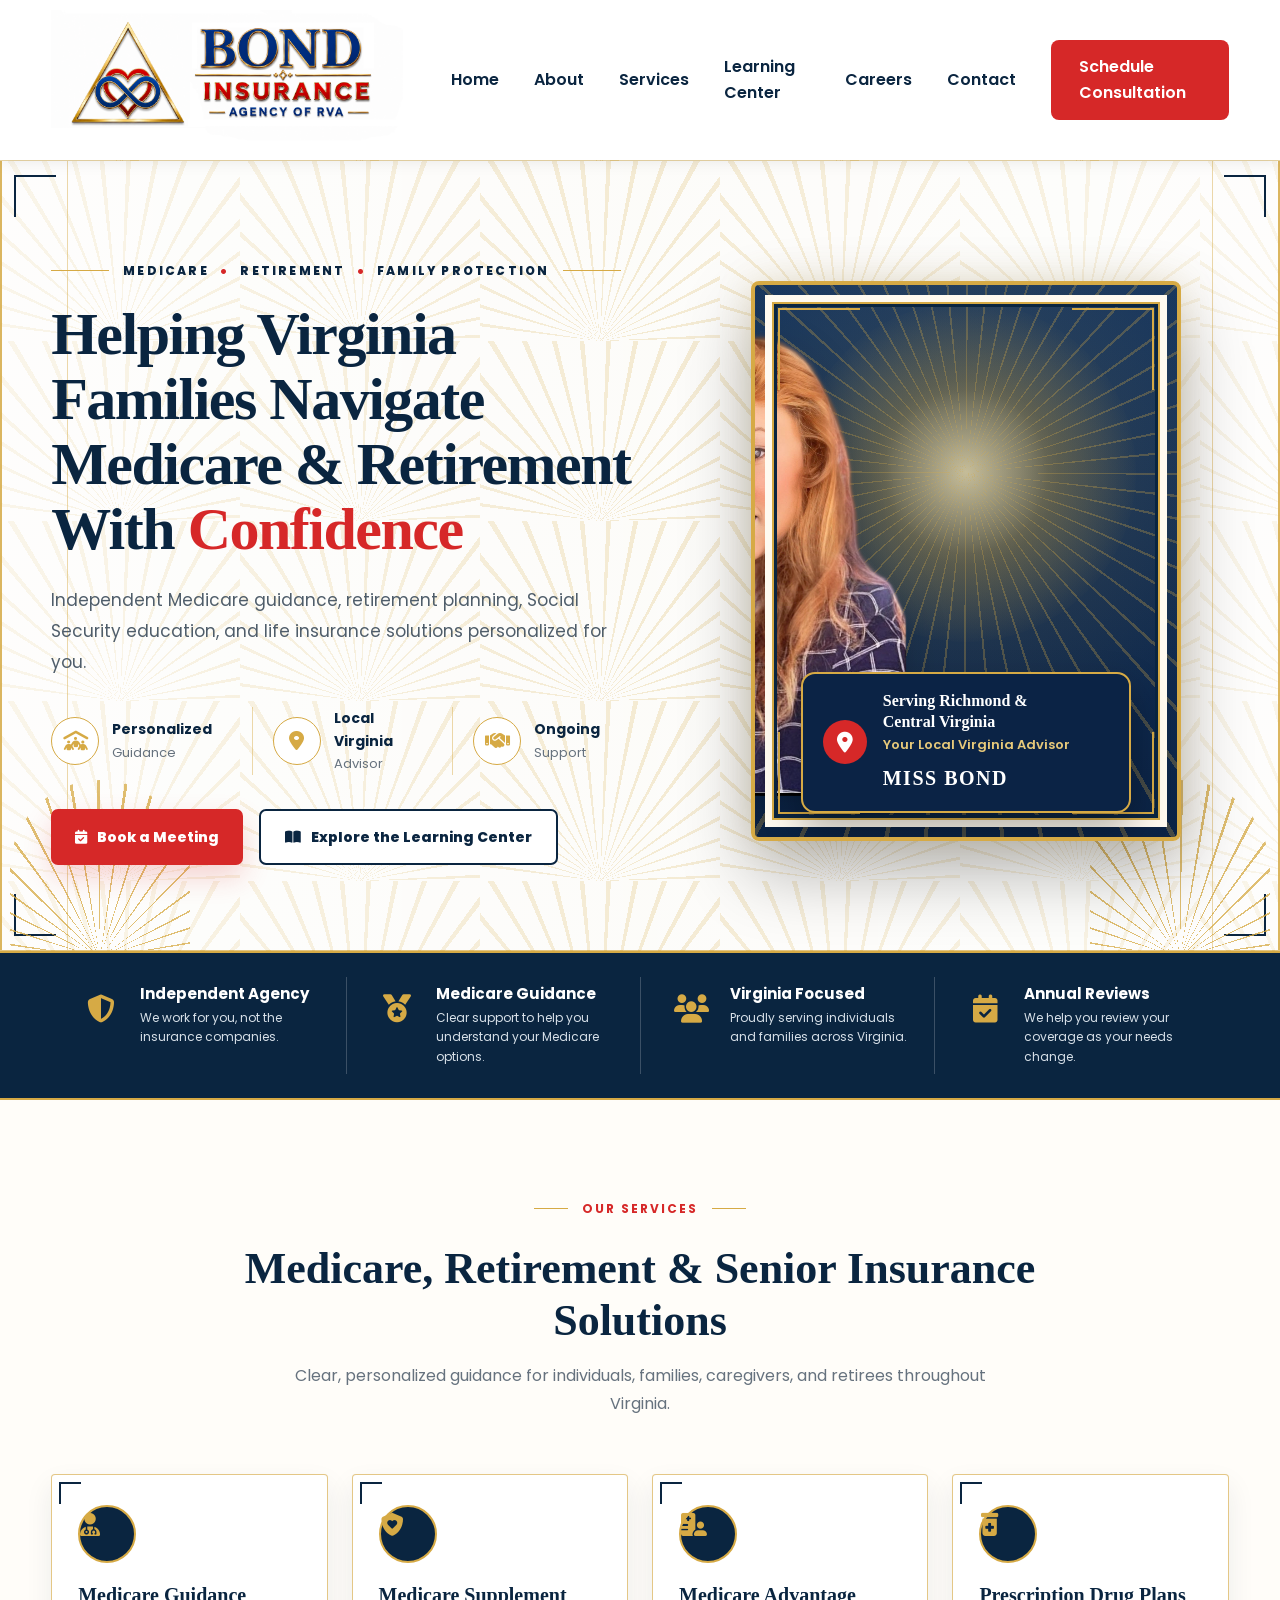
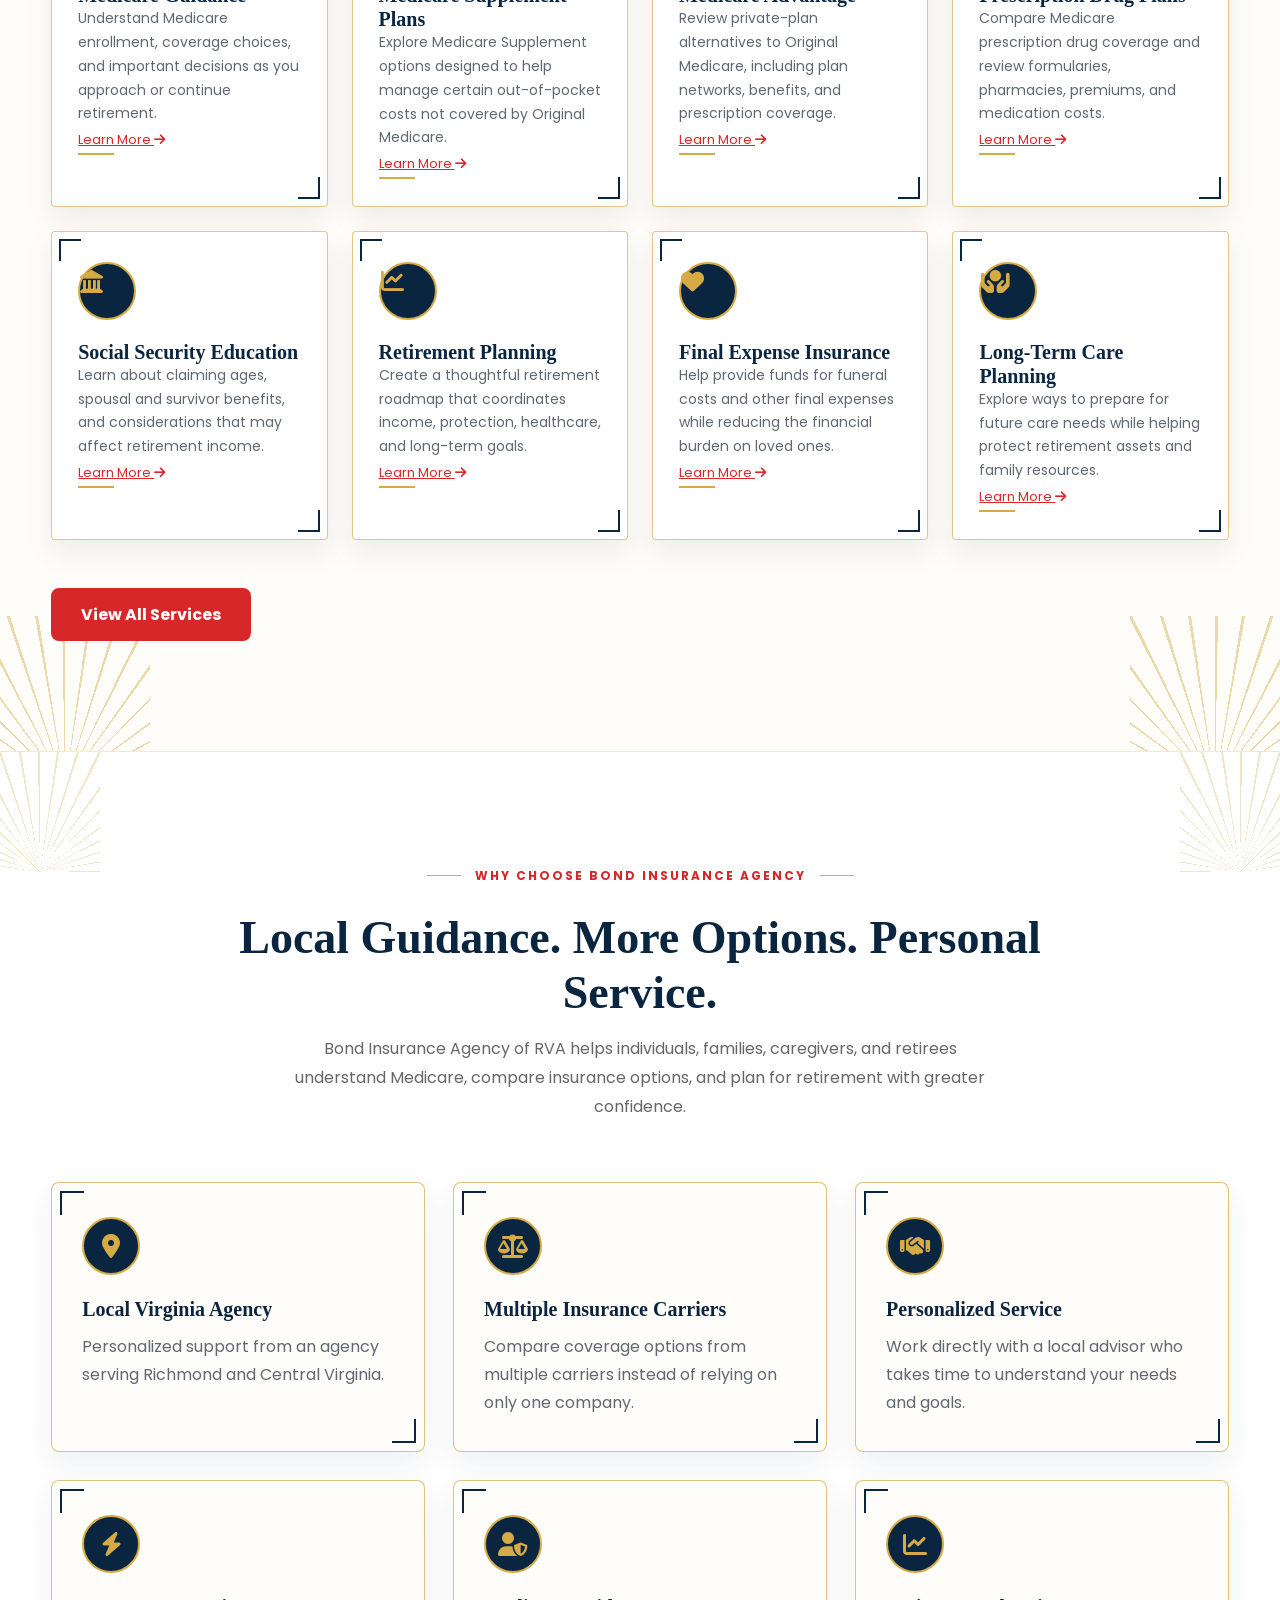
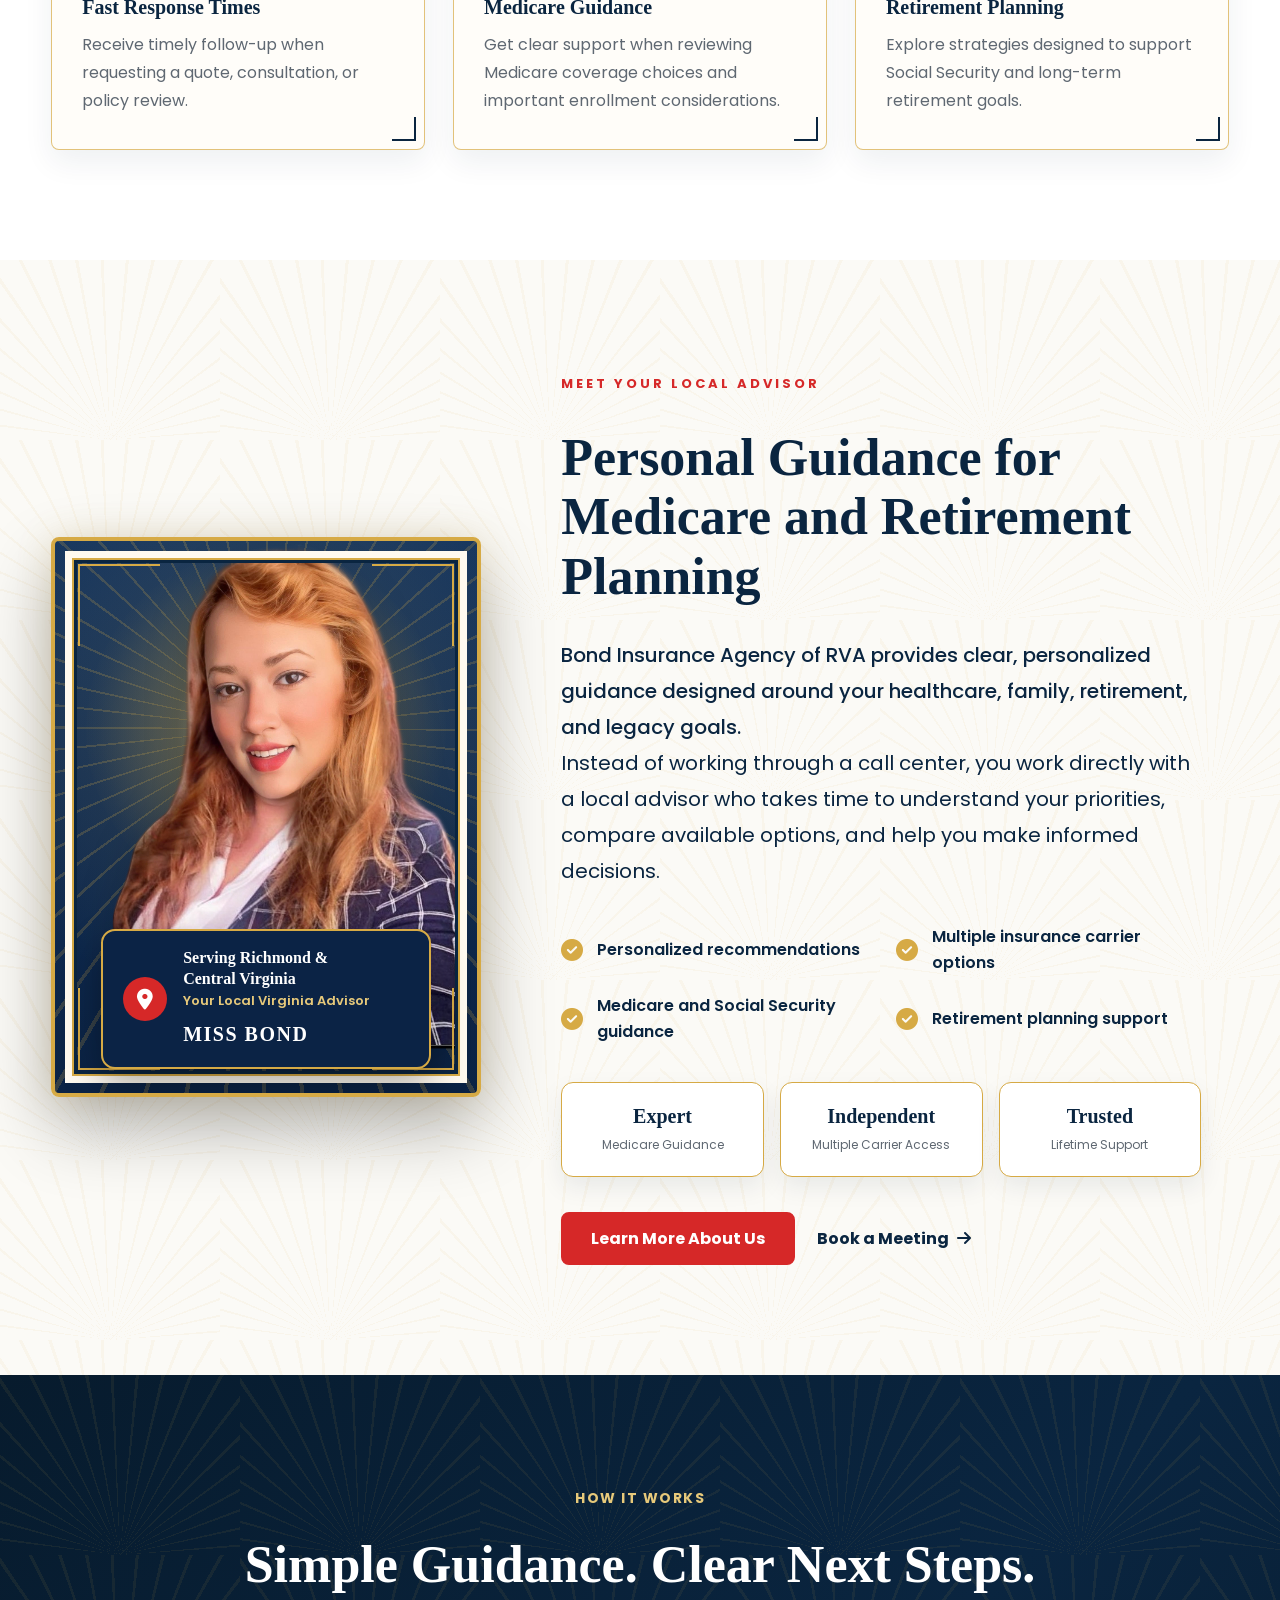
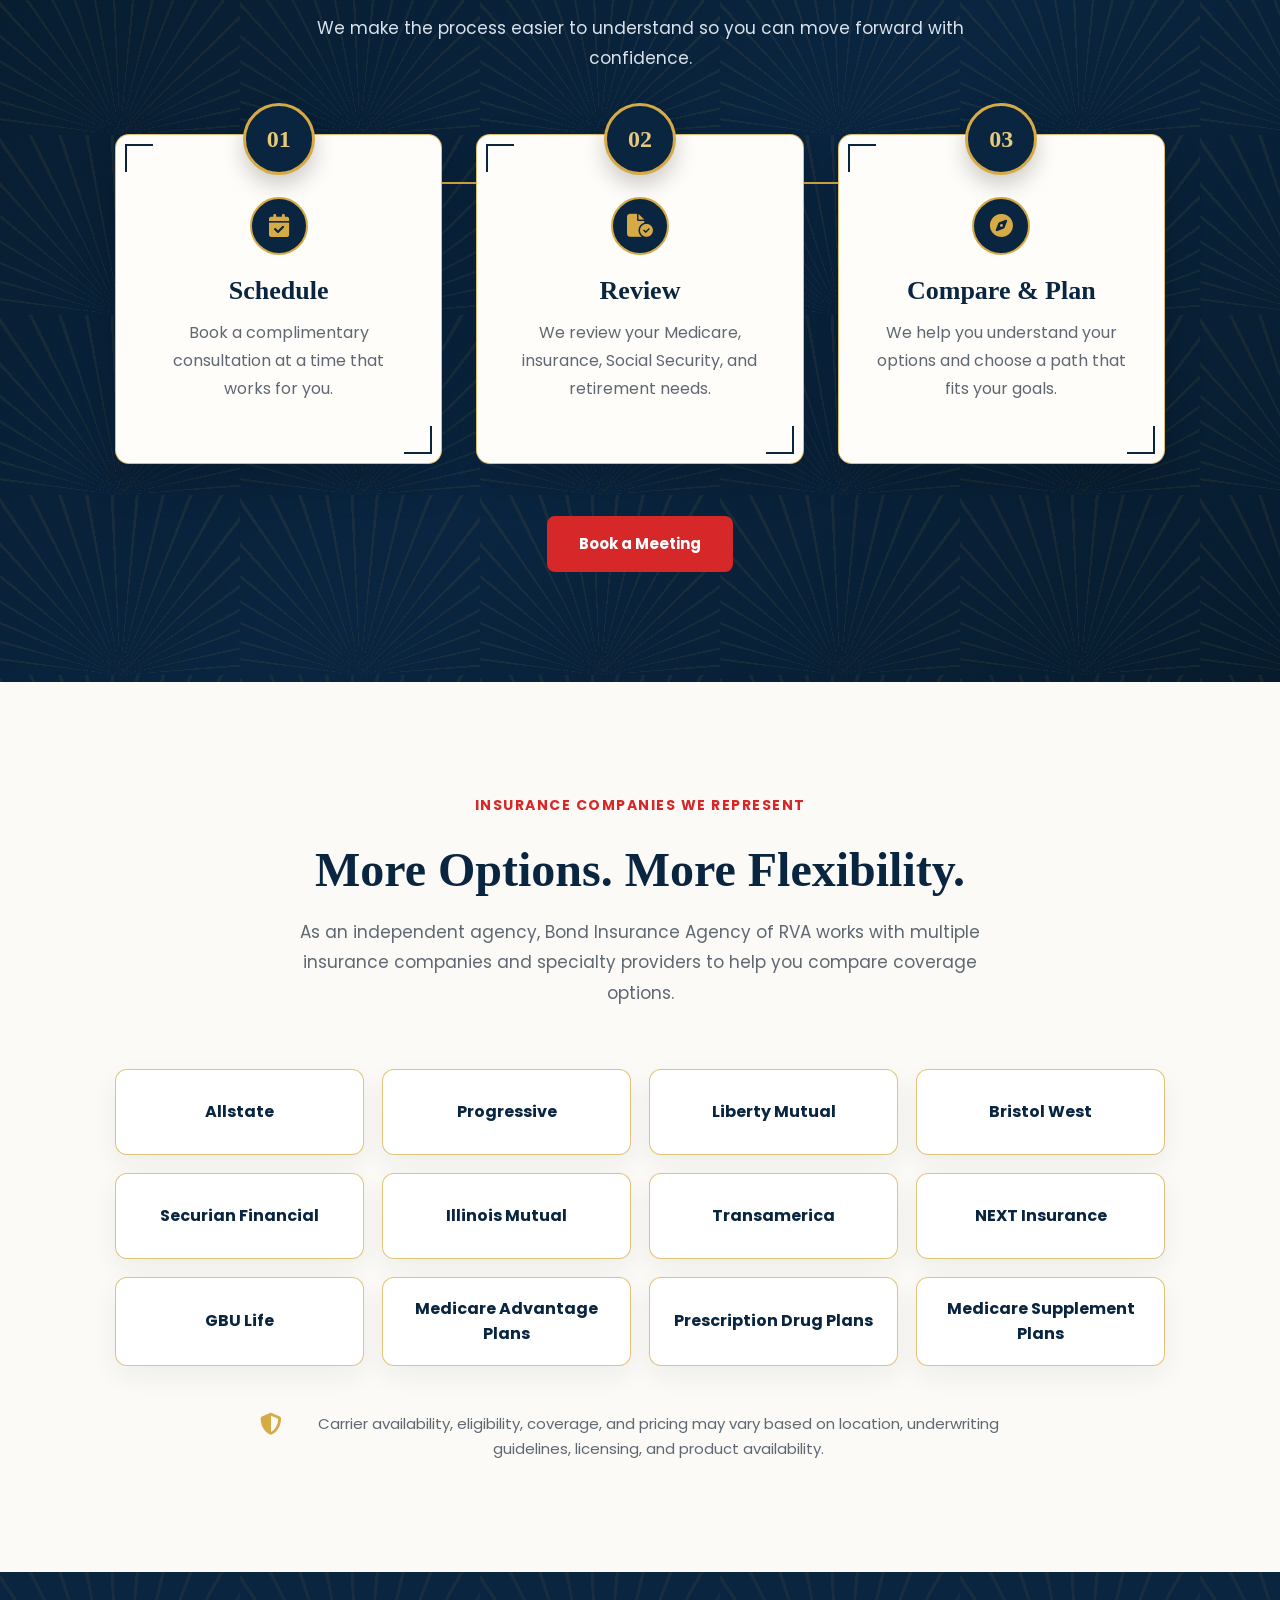
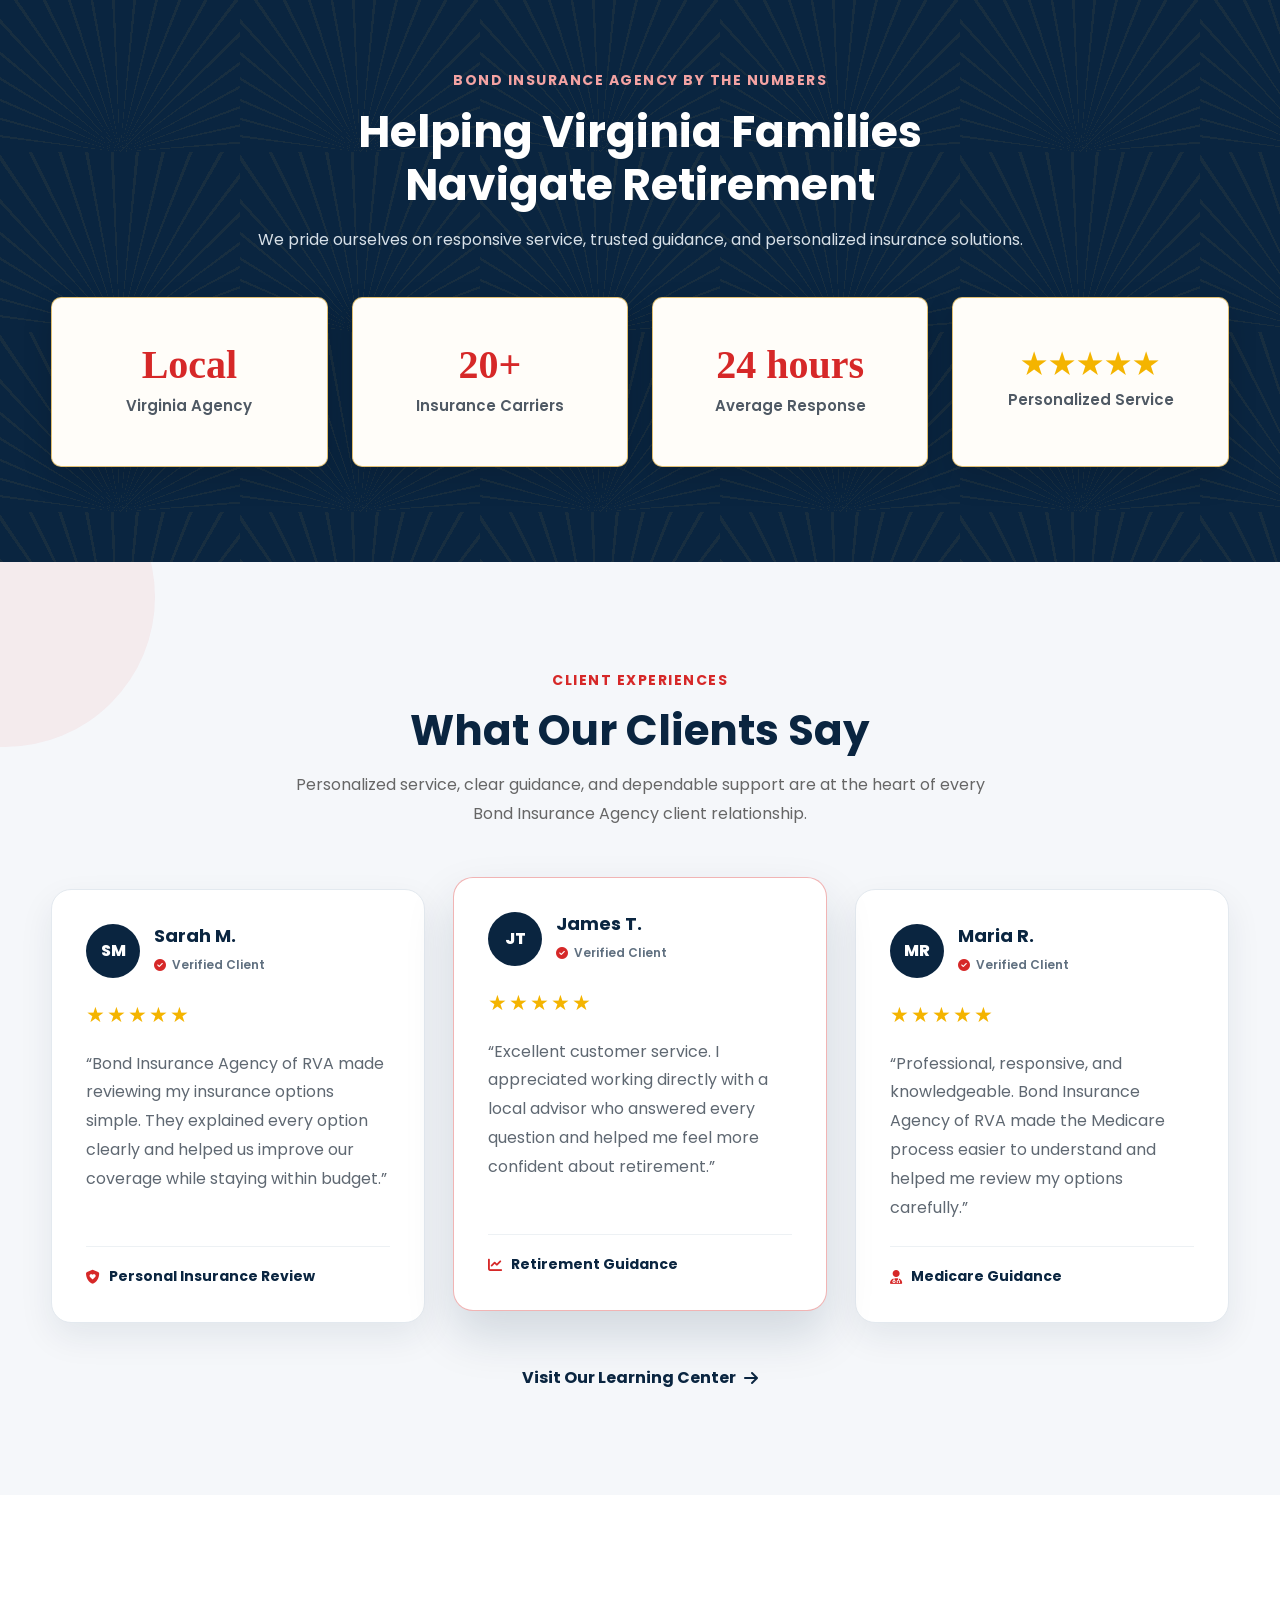
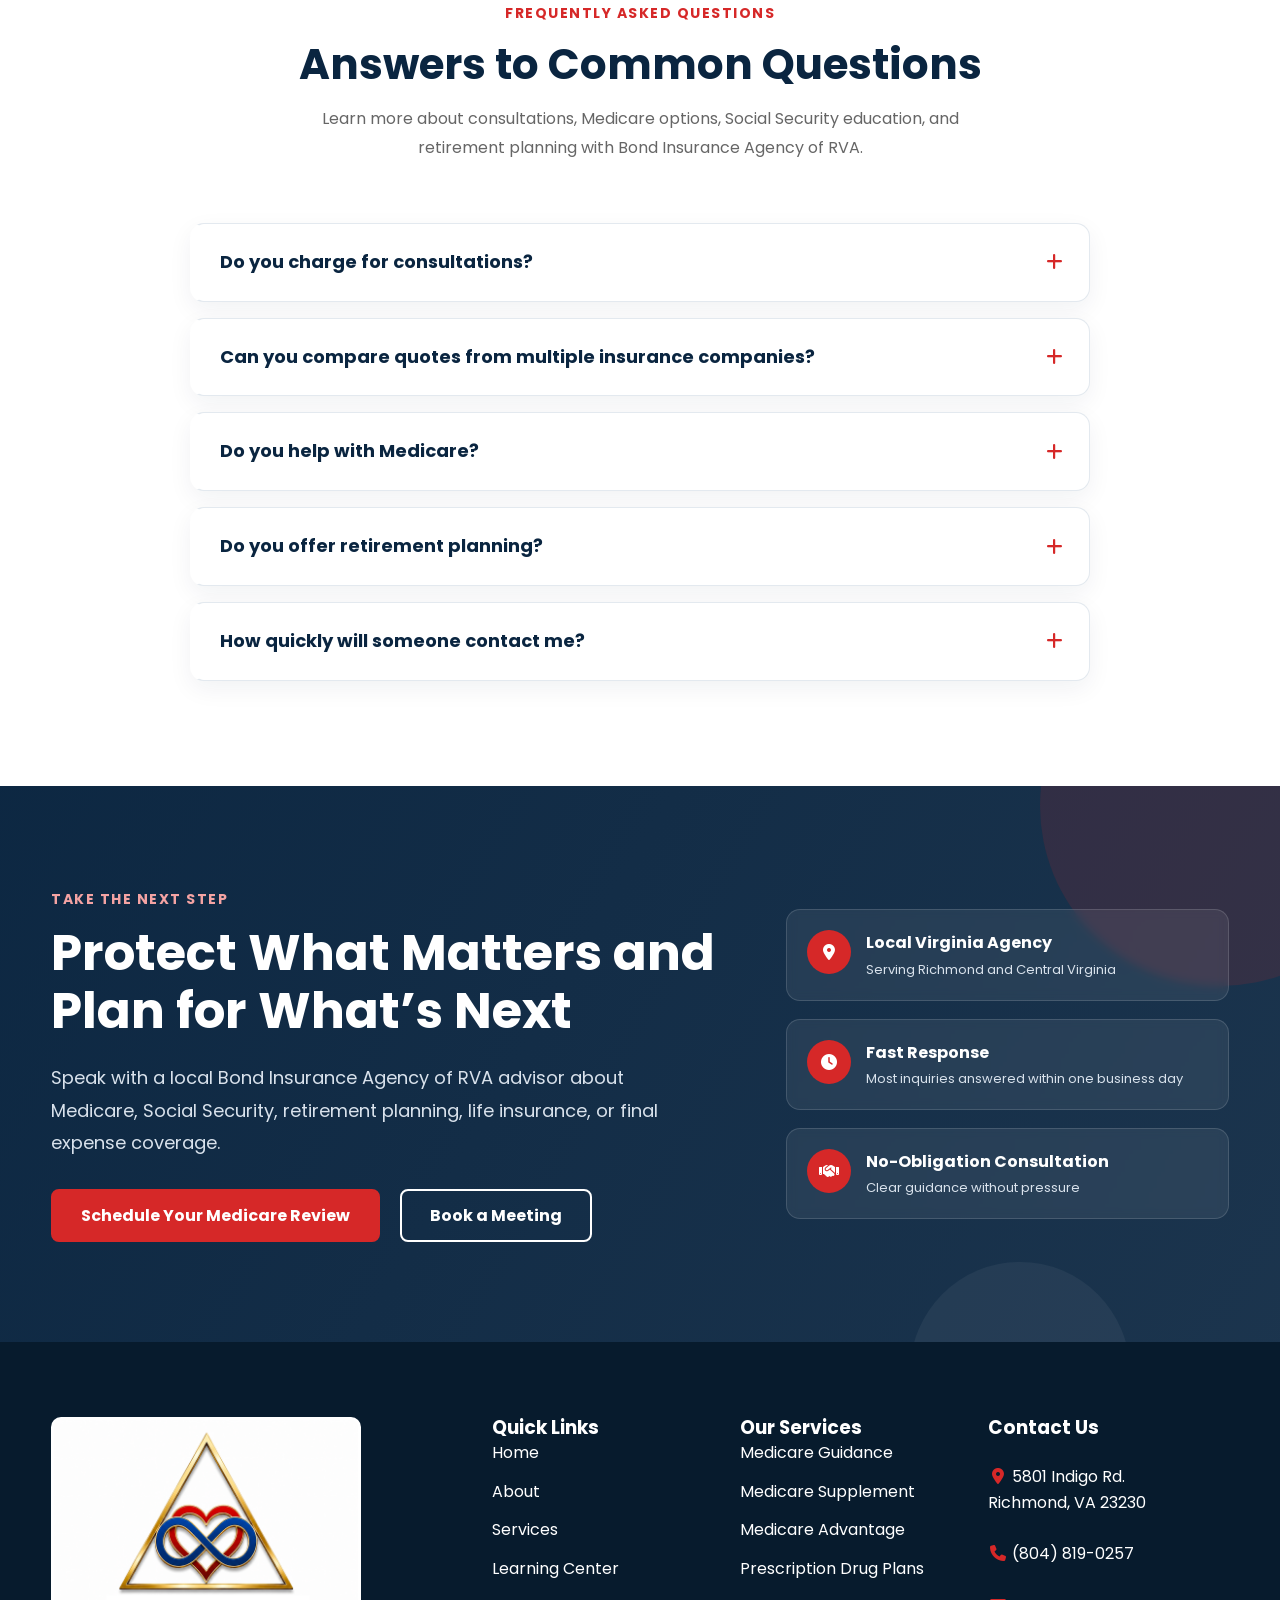
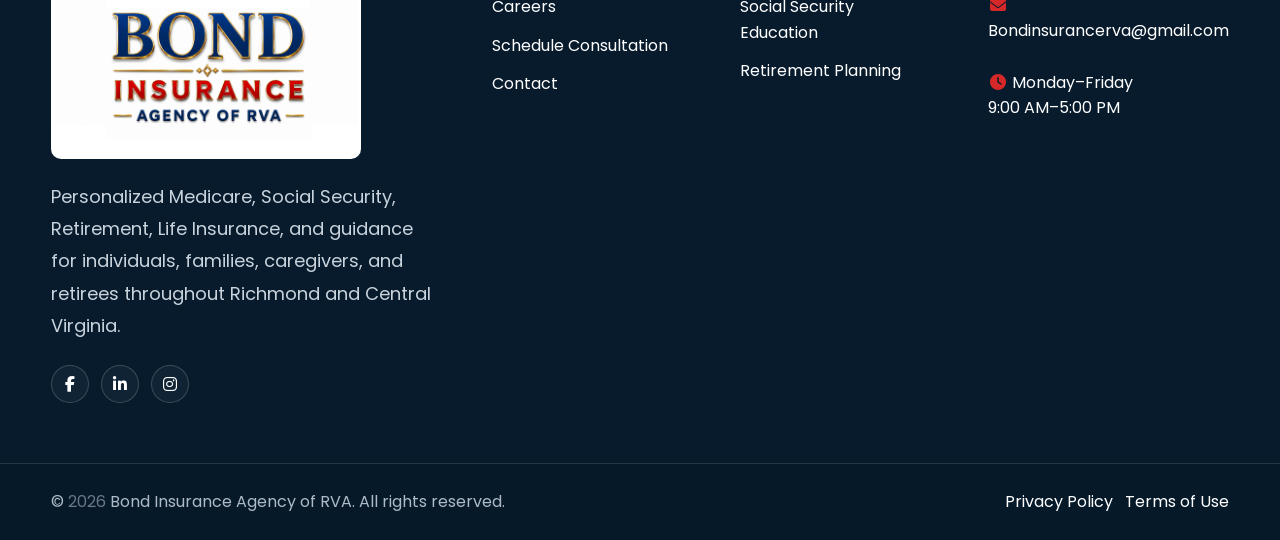
<file: index.html>
<!DOCTYPE html>
<html lang="en">

<head>
    <meta charset="UTF-8">
    <meta name="viewport" content="width=device-width, initial-scale=1.0">

    <title>Bond Insurance Agency of RVA | Medicare & Retirement Guidance</title>

    <meta
        name="description"
        content="Bond Insurance Agency of RVA provides personalized Medicare, Social Security, retirement, life insurance, and senior insurance guidance throughout Richmond and Central Virginia."
    >

    <link rel="icon" href="favicon.ico">
<link rel="stylesheet" href="css/style.css">
<link rel="stylesheet" href="css/layout.css">
<link rel="stylesheet" href="css/deco.css">

<link rel="stylesheet" href="css/hero.css">
<link rel="stylesheet" href="css/portrait.css">
<link rel="stylesheet" href="css/advisor.css">
<link rel="stylesheet" href="css/services.css">
<link rel="stylesheet" href="css/home-sections.css">

<link rel="stylesheet" href="css/learning.css">

<link rel="stylesheet" href="css/footer.css">
<link rel="stylesheet" href="css/animations.css">

<link rel="stylesheet" href="css/responsive.css">

    <link rel="preconnect" href="https://fonts.googleapis.com">
    <link rel="preconnect" href="https://fonts.gstatic.com" crossorigin>

    <link
        href="https://fonts.googleapis.com/css2?family=Poppins:wght@300;400;500;600;700;800&display=swap"
        rel="stylesheet"
    >

    <link
        rel="stylesheet"
        href="https://cdnjs.cloudflare.com/ajax/libs/font-awesome/6.5.2/css/all.min.css"
    >
</head>

<body>

    <header>
        <div class="container nav">

            <a href="index.html" class="logo-link" aria-label="Bond Insurance Agency of RVA home">
                <img src="images/logo1.png" class="logo" alt="Bond Insurance Agency of RVA">
            </a>

            <button
                class="menu-toggle"
                type="button"
                aria-label="Open navigation menu"
                aria-expanded="false"
            >
                <i class="fas fa-bars" aria-hidden="true"></i>
            </button>

            <nav class="nav-menu" aria-label="Primary navigation">
                <a href="index.html">Home</a>
                <a href="about.html">About</a>
                <a href="services.html">Services</a>
                <a href="learningcenter.html">Learning Center</a>
                <a href="careers.html">Careers</a>
                <a href="contact.html">Contact</a>
                <a href="quote.html" class="quote-button">Schedule Consultation</a>
            </nav>

        </div>
    </header>

    <main>

   <!-- =====================================
     BOND ART DECO HOMEPAGE HERO
====================================== -->

<section class="bond-deco-hero" id="home">

    <!-- Decorative background elements -->

    <div class="deco-border deco-border-left" aria-hidden="true"></div>
    <div class="deco-border deco-border-right" aria-hidden="true"></div>

    <div class="deco-fan deco-fan-left" aria-hidden="true"></div>
    <div class="deco-fan deco-fan-right" aria-hidden="true"></div>

    <div class="container bond-deco-grid">

        <!-- HERO CONTENT -->

        <div class="bond-deco-content">

            <div class="bond-deco-eyebrow">

                <span class="deco-line" aria-hidden="true"></span>

                <span>
                    Medicare
                    <i class="fas fa-circle" aria-hidden="true"></i>
                    Retirement
                    <i class="fas fa-circle" aria-hidden="true"></i>
                    Family Protection
                </span>

                <span class="deco-line" aria-hidden="true"></span>

            </div>

            <h1>
                Helping Virginia Families
                Navigate Medicare &amp; Retirement
                With <span>Confidence</span>
            </h1>

            <p class="bond-deco-intro">
                Independent Medicare guidance, retirement planning,
                Social Security education, and life insurance solutions
                personalized for you.
            </p>

            <!-- BENEFITS -->

            <div class="bond-deco-benefits">

                <div class="bond-deco-benefit">

                    <div class="bond-benefit-icon">
                        <i class="fas fa-people-roof" aria-hidden="true"></i>
                    </div>

                    <div>
                        <strong>Personalized</strong>
                        <span>Guidance</span>
                    </div>

                </div>

                <div class="bond-deco-benefit">

                    <div class="bond-benefit-icon">
                        <i class="fas fa-location-dot" aria-hidden="true"></i>
                    </div>

                    <div>
                        <strong>Local Virginia</strong>
                        <span>Advisor</span>
                    </div>

                </div>

                <div class="bond-deco-benefit">

                    <div class="bond-benefit-icon">
                        <i class="fas fa-handshake" aria-hidden="true"></i>
                    </div>

                    <div>
                        <strong>Ongoing</strong>
                        <span>Support</span>
                    </div>

                </div>

            </div>

            <!-- HERO BUTTONS -->

            <div class="bond-deco-actions">

                <a
                    href="https://calendly.com/financialrva"
                    class="bond-deco-primary"
                    target="_blank"
                    rel="noopener noreferrer"
                >
                    <i class="fas fa-calendar-check" aria-hidden="true"></i>
                    Book a Meeting
                </a>

                <a
                    href="learningcenter.html"
                    class="bond-deco-secondary"
                >
                    <i class="fas fa-book-open" aria-hidden="true"></i>
                    Explore the Learning Center
                </a>

            </div>

        </div>

     <!-- HERO ADVISOR IMAGE -->
<!-- HERO ADVISOR IMAGE -->

<div class="bond-deco-visual">

    <div class="hero-portrait-stack">

        <div class="bond-signature-frame">

            <div class="bond-glow" aria-hidden="true"></div>
            <div class="bond-rays" aria-hidden="true"></div>

           <img
    src="images/agent.png"
    alt="Bond Insurance Agency of RVA Medicare and retirement advisor"
    class="hero-advisor advisor-section-photo"
>

            <div class="bond-location">

                <i class="fas fa-location-dot" aria-hidden="true"></i>

                <div>

                    <strong>
                        Serving Richmond &amp;<br>
                        Central Virginia
                    </strong>

                    <span>
                        Your Local Virginia Advisor
                    </span>

                    <small class="advisor-name">
                        Miss Bond
                    </small>

                </div>

            </div>

        </div>

    </div>

</div>

<!-- CLOSE HERO GRID -->
</div> <!-- container bond-deco-grid -->

</section> <!-- bond-deco-hero -->
<!-- =====================================
     BOND CREDIBILITY STRIP
====================================== -->

<section class="bond-credibility">

    <div class="container bond-credibility-grid">

        <article class="bond-credibility-item">

            <div class="credibility-icon">
                <i class="fas fa-shield-halved" aria-hidden="true"></i>
            </div>

            <div>
                <h2>Independent Agency</h2>

                <p>
                    We work for you, not the insurance companies.
                </p>
            </div>

        </article>

        <article class="bond-credibility-item">

            <div class="credibility-icon">
                <i class="fas fa-medal" aria-hidden="true"></i>
            </div>

            <div>
                <h2>Medicare Guidance</h2>

                <p>
                    Clear support to help you understand your Medicare options.
                </p>
            </div>

        </article>

        <article class="bond-credibility-item">

            <div class="credibility-icon">
                <i class="fas fa-users" aria-hidden="true"></i>
            </div>

            <div>
                <h2>Virginia Focused</h2>

                <p>
                    Proudly serving individuals and families across Virginia.
                </p>
            </div>

        </article>

        <article class="bond-credibility-item">

            <div class="credibility-icon">
                <i class="fas fa-calendar-check" aria-hidden="true"></i>
            </div>

            <div>
                <h2>Annual Reviews</h2>

                <p>
                    We help you review your coverage as your needs change.
                </p>
            </div>

        </article>

    </div>

</section>

      

        <section id="services" class="services-section">

            <div class="container">

                <div class="section-title">

                    <span class="section-label">Our Services</span>

                    <h2>Medicare, Retirement &amp; Senior Insurance Solutions</h2>

                    <p>
                        Clear, personalized guidance for individuals, families, caregivers,
                        and retirees throughout Virginia.
                    </p>

                </div>

                <div class="services-grid">

                                        <article class="service-card">
                        <div class="service-icon">
                            <i class="fas fa-user-doctor" aria-hidden="true"></i>
                        </div>
                        <h3>Medicare Guidance</h3>
                        <p>
                            Understand Medicare enrollment, coverage choices, and important decisions as you approach or continue retirement.
                        </p>
                        <a href="services.html#medicare">
                            Learn More
                            <i class="fas fa-arrow-right" aria-hidden="true"></i>
                        </a>
                    </article>

                    <article class="service-card">
                        <div class="service-icon">
                            <i class="fas fa-shield-heart" aria-hidden="true"></i>
                        </div>
                        <h3>Medicare Supplement Plans</h3>
                        <p>
                            Explore Medicare Supplement options designed to help manage certain out-of-pocket costs not covered by Original Medicare.
                        </p>
                        <a href="services.html#medicare-supplement">
                            Learn More
                            <i class="fas fa-arrow-right" aria-hidden="true"></i>
                        </a>
                    </article>

                    <article class="service-card">
                        <div class="service-icon">
                            <i class="fas fa-hospital-user" aria-hidden="true"></i>
                        </div>
                        <h3>Medicare Advantage</h3>
                        <p>
                            Review private-plan alternatives to Original Medicare, including plan networks, benefits, and prescription coverage.
                        </p>
                        <a href="services.html#medicare-advantage">
                            Learn More
                            <i class="fas fa-arrow-right" aria-hidden="true"></i>
                        </a>
                    </article>

                    <article class="service-card">
                        <div class="service-icon">
                            <i class="fas fa-prescription-bottle-medical" aria-hidden="true"></i>
                        </div>
                        <h3>Prescription Drug Plans</h3>
                        <p>
                            Compare Medicare prescription drug coverage and review formularies, pharmacies, premiums, and medication costs.
                        </p>
                        <a href="services.html#prescription-drug-plans">
                            Learn More
                            <i class="fas fa-arrow-right" aria-hidden="true"></i>
                        </a>
                    </article>

                    <article class="service-card">
                        <div class="service-icon">
                            <i class="fas fa-landmark" aria-hidden="true"></i>
                        </div>
                        <h3>Social Security Education</h3>
                        <p>
                            Learn about claiming ages, spousal and survivor benefits, and considerations that may affect retirement income.
                        </p>
                        <a href="services.html#social-security">
                            Learn More
                            <i class="fas fa-arrow-right" aria-hidden="true"></i>
                        </a>
                    </article>

                    <article class="service-card">
                        <div class="service-icon">
                            <i class="fas fa-chart-line" aria-hidden="true"></i>
                        </div>
                        <h3>Retirement Planning</h3>
                        <p>
                            Create a thoughtful retirement roadmap that coordinates income, protection, healthcare, and long-term goals.
                        </p>
                        <a href="services.html#retirement">
                            Learn More
                            <i class="fas fa-arrow-right" aria-hidden="true"></i>
                        </a>
                    </article>

                    <article class="service-card">
                        <div class="service-icon">
                            <i class="fas fa-heart" aria-hidden="true"></i>
                        </div>
                        <h3>Final Expense Insurance</h3>
                        <p>
                            Help provide funds for funeral costs and other final expenses while reducing the financial burden on loved ones.
                        </p>
                        <a href="services.html#final-expense">
                            Learn More
                            <i class="fas fa-arrow-right" aria-hidden="true"></i>
                        </a>
                    </article>

                    <article class="service-card">
                        <div class="service-icon">
                            <i class="fas fa-hands-holding-circle" aria-hidden="true"></i>
                        </div>
                        <h3>Long-Term Care Planning</h3>
                        <p>
                            Explore ways to prepare for future care needs while helping protect retirement assets and family resources.
                        </p>
                        <a href="services.html#long-term-care">
                            Learn More
                            <i class="fas fa-arrow-right" aria-hidden="true"></i>
                        </a>
                    </article>

                </div>

                <div class="services-cta">
                    <a href="services.html" class="primary-btn">
                        View All Services
                    </a>
                </div>

            </div>

        </section>

        

        <section class="why-us">

    <div class="container">

        <div class="section-title">

            <span class="section-label">
                Why Choose Bond Insurance Agency
            </span>

            <h2>
                Local Guidance. More Options. Personal Service.
            </h2>

            <p>
                Bond Insurance Agency of RVA helps individuals, families, caregivers, and retirees
                understand Medicare, compare insurance options, and plan for retirement
                with greater confidence.
            </p>

        </div>

       
        <div class="why-grid">

            <article class="why-card">

                <div class="why-icon">
                    <i class="fas fa-location-dot" aria-hidden="true"></i>
                </div>

                <h3>Local Virginia Agency</h3>

                <p>
                    Personalized support from an agency serving Richmond and
                    Central Virginia.
                </p>

            </article>

            <article class="why-card">

                <div class="why-icon">
                    <i class="fas fa-scale-balanced" aria-hidden="true"></i>
                </div>

                <h3>Multiple Insurance Carriers</h3>

                <p>
                    Compare coverage options from multiple carriers instead of
                    relying on only one company.
                </p>

            </article>

            <article class="why-card">

                <div class="why-icon">
                    <i class="fas fa-handshake" aria-hidden="true"></i>
                </div>

                <h3>Personalized Service</h3>

                <p>
                    Work directly with a local advisor who takes time to understand
                    your needs and goals.
                </p>

            </article>

            <article class="why-card">

                <div class="why-icon">
                    <i class="fas fa-bolt" aria-hidden="true"></i>
                </div>

                <h3>Fast Response Times</h3>

                <p>
                    Receive timely follow-up when requesting a quote, consultation,
                    or policy review.
                </p>

            </article>

            <article class="why-card">

                <div class="why-icon">
                    <i class="fas fa-user-shield" aria-hidden="true"></i>
                </div>

                <h3>Medicare Guidance</h3>

                <p>
                    Get clear support when reviewing Medicare coverage choices and
                    important enrollment considerations.
                </p>

            </article>

            <article class="why-card">

                <div class="why-icon">
                    <i class="fas fa-chart-line" aria-hidden="true"></i>
                </div>

                <h3>Retirement Planning</h3>

                <p>
                    Explore strategies designed to support Social Security and
                    long-term retirement goals.
                </p>

            </article>

        </div>

    </div>

</section>
<section class="advisor-section" id="about">

    <div class="container advisor-grid">

        <!-- ADVISOR IMAGE -->

        <div class="advisor-image-wrap">

            <div class="bond-signature-frame advisor-signature-frame">

                <div class="bond-glow" aria-hidden="true"></div>

                <div class="bond-rays" aria-hidden="true"></div>

                <img
                    src="images/agent.png"
                    alt="Bond Insurance Agency of RVA Medicare and retirement advisor"
                    class="hero-advisor"
                >

                <div class="bond-location">

                    <i class="fas fa-location-dot" aria-hidden="true"></i>

                    <div>

                        <strong>
                            Serving Richmond &amp;<br>
                            Central Virginia
                        </strong>

                        <span>
                            Your Local Virginia Advisor
                        </span>

                        <small class="advisor-name">
                            Miss Bond
                        </small>

                    </div>

                </div>

            </div>

        </div>


        <!-- ADVISOR CONTENT -->

        <div class="advisor-content">

            <span class="section-label">
                Meet Your Local Advisor
            </span>

            <h2>
                Personal Guidance for Medicare and Retirement Planning
            </h2>

            <p class="advisor-lead">
                Bond Insurance Agency of RVA provides clear, personalized
                guidance designed around your healthcare, family, retirement,
                and legacy goals.
            </p>

            <p>
                Instead of working through a call center, you work directly
                with a local advisor who takes time to understand your
                priorities, compare available options, and help you make
                informed decisions.
            </p>


            <!-- BENEFITS -->

            <div class="advisor-benefits">

                <div>
                    <i class="fas fa-circle-check" aria-hidden="true"></i>
                    <span>Personalized recommendations</span>
                </div>

                <div>
                    <i class="fas fa-circle-check" aria-hidden="true"></i>
                    <span>Multiple insurance carrier options</span>
                </div>

                <div>
                    <i class="fas fa-circle-check" aria-hidden="true"></i>
                    <span>Medicare and Social Security guidance</span>
                </div>

                <div>
                    <i class="fas fa-circle-check" aria-hidden="true"></i>
                    <span>Retirement planning support</span>
                </div>

            </div>


            <!-- ADVISOR STATS -->

            <div class="advisor-stats">

                <div>
                    <strong>Expert</strong>
                    <span>Medicare Guidance</span>
                </div>

                <div>
                    <strong>Independent</strong>
                    <span>Multiple Carrier Access</span>
                </div>

                <div>
                    <strong>Trusted</strong>
                    <span>Lifetime Support</span>
                </div>

            </div>


            <!-- BUTTONS -->

            <div class="advisor-buttons">

                <a href="about.html" class="primary-btn">
                    Learn More About Us
                </a>

                <a
                    href="https://calendly.com/financialrva"
                    class="text-link"
                    target="_blank"
                    rel="noopener noreferrer"
                >
                    Book a Meeting
                    <i class="fas fa-arrow-right" aria-hidden="true"></i>
                </a>

            </div>

        </div>

    </div>

</section>

<!-- =====================================
     HOW IT WORKS
===================================== -->

<section class="how-it-works">

    <div class="container">

        <div class="section-title">

            <span class="section-label">
                How It Works
            </span>

            <h2>
                Simple Guidance. Clear Next Steps.
            </h2>

            <p>
                We make the process easier to understand so you can move forward
                with confidence.
            </p>

        </div>


        <div class="how-grid">

            <!-- STEP 1 -->

            <div class="how-card">

                <div class="how-number">
                    01
                </div>

                <div class="how-icon">
                    <i class="fas fa-calendar-check" aria-hidden="true"></i>
                </div>

                <h3>
                    Schedule
                </h3>

                <p>
                    Book a complimentary consultation at a time that works for you.
                </p>

            </div>


            <!-- STEP 2 -->

            <div class="how-card">

                <div class="how-number">
                    02
                </div>

                <div class="how-icon">
                    <i class="fas fa-file-circle-check" aria-hidden="true"></i>
                </div>

                <h3>
                    Review
                </h3>

                <p>
                    We review your Medicare, insurance, Social Security,
                    and retirement needs.
                </p>

            </div>


            <!-- STEP 3 -->

            <div class="how-card">

                <div class="how-number">
                    03
                </div>

                <div class="how-icon">
                    <i class="fas fa-compass" aria-hidden="true"></i>
                </div>

                <h3>
                    Compare &amp; Plan
                </h3>

                <p>
                    We help you understand your options and choose a path
                    that fits your goals.
                </p>

            </div>

        </div>


        <div class="how-actions">

            <a
                href="https://calendly.com/financialrva"
                class="primary-btn"
                target="_blank"
                rel="noopener noreferrer"
            >
                Book a Meeting
            </a>

        </div>

    </div>

</section>

<!-- =====================================
     INSURANCE COMPANIES WE REPRESENT
===================================== -->

<section class="carrier-showcase">

    <div class="container">

        <div class="section-title">

            <span class="section-label">
                Insurance Companies We Represent
            </span>

            <h2>
                More Options. More Flexibility.
            </h2>

            <p>
                As an independent agency, Bond Insurance Agency of RVA
                works with multiple insurance companies and specialty
                providers to help you compare coverage options.
            </p>

        </div>


        <div class="carrier-grid">

            <div class="carrier-card">
                Allstate
            </div>

            <div class="carrier-card">
                Progressive
            </div>

            <div class="carrier-card">
                Liberty Mutual
            </div>

            <div class="carrier-card">
                Bristol West
            </div>

            <div class="carrier-card">
                Securian Financial
            </div>

            <div class="carrier-card">
                Illinois Mutual
            </div>

            <div class="carrier-card">
                Transamerica
            </div>

            <div class="carrier-card">
                NEXT Insurance
            </div>

            <div class="carrier-card">
                GBU Life
            </div>

            <div class="carrier-card">
                Medicare Advantage Plans
            </div>

            <div class="carrier-card">
                Prescription Drug Plans
            </div>

            <div class="carrier-card">
                Medicare Supplement Plans
            </div>

        </div>


        <div class="carrier-note">

            <i class="fas fa-shield-halved" aria-hidden="true"></i>

            <p>
                Carrier availability, eligibility, coverage, and pricing
                may vary based on location, underwriting guidelines,
                licensing, and product availability.
            </p>

        </div>

    </div>

</section>

<!-- =====================================
     STATISTICS SECTION
===================================== -->

<section class="stats-section">

    <div class="container">

        <div class="stats-heading">

            <span class="section-label">
                Bond Insurance Agency by the Numbers
            </span>

            <h2>
                Helping Virginia Families Navigate Retirement
            </h2>

            <p>
                We pride ourselves on responsive service,
                trusted guidance, and personalized insurance solutions.
            </p>

        </div>

        <div class="stats-grid">

            <div class="stat-card">

                <h3>Local</h3>

                <p>
                    Virginia Agency
                </p>

            </div>


            <div class="stat-card">

                <h3
                    class="stat-number"
                    data-target="20"
                    data-suffix="+"
                >
                    0
                </h3>

                <p>
                    Insurance Carriers
                </p>

            </div>


            <div class="stat-card">

                <h3
                    class="stat-number"
                    data-target="24"
                    data-suffix=" hours"
                >
                    0
                </h3>

                <p>
                    Average Response
                </p>

            </div>


            <div class="stat-card">

                <h3 class="stat-rating">
                    ★★★★★
                </h3>

                <p>
                    Personalized Service
                </p>

            </div>

        </div>

    </div>

</section>

       <section class="testimonials" id="reviews">

    <div class="container">

        <div class="section-title">

            <span class="section-label">
                Client Experiences
            </span>

            <h2>What Our Clients Say</h2>

            <p>
                Personalized service, clear guidance, and dependable support
                are at the heart of every Bond Insurance Agency client relationship.
            </p>

        </div>

        <div class="testimonial-grid premium-testimonials">

            <article class="testimonial-card">

                <div class="testimonial-header">

                    <div class="testimonial-avatar">
                        SM
                    </div>

                    <div class="testimonial-person">
                        <h3>Sarah M.</h3>

                        <span class="verified-client">
                            <i class="fas fa-circle-check" aria-hidden="true"></i>
                            Verified Client
                        </span>
                    </div>

                </div>

                <div class="testimonial-stars" aria-label="5 out of 5 stars">
                    ★★★★★
                </div>

                <p class="testimonial-quote">
                    “Bond Insurance Agency of RVA made reviewing my insurance options simple.
                    They explained every option clearly and helped us improve
                    our coverage while staying within budget.”
                </p>

                <div class="testimonial-service">
                    <i class="fas fa-shield-heart" aria-hidden="true"></i>
                    Personal Insurance Review
                </div>

            </article>

            <article class="testimonial-card featured-testimonial">

                <div class="testimonial-header">

                    <div class="testimonial-avatar">
                        JT
                    </div>

                    <div class="testimonial-person">
                        <h3>James T.</h3>

                        <span class="verified-client">
                            <i class="fas fa-circle-check" aria-hidden="true"></i>
                            Verified Client
                        </span>
                    </div>

                </div>

                <div class="testimonial-stars" aria-label="5 out of 5 stars">
                    ★★★★★
                </div>

                <p class="testimonial-quote">
                    “Excellent customer service. I appreciated working directly
                    with a local advisor who answered every question and helped
                    me feel more confident about retirement.”
                </p>

                <div class="testimonial-service">
                    <i class="fas fa-chart-line" aria-hidden="true"></i>
                    Retirement Guidance
                </div>

            </article>

            <article class="testimonial-card">

                <div class="testimonial-header">

                    <div class="testimonial-avatar">
                        MR
                    </div>

                    <div class="testimonial-person">
                        <h3>Maria R.</h3>

                        <span class="verified-client">
                            <i class="fas fa-circle-check" aria-hidden="true"></i>
                            Verified Client
                        </span>
                    </div>

                </div>

                <div class="testimonial-stars" aria-label="5 out of 5 stars">
                    ★★★★★
                </div>

                <p class="testimonial-quote">
                    “Professional, responsive, and knowledgeable. Bond Insurance Agency of RVA
                    made the Medicare process easier to understand and helped me
                    review my options carefully.”
                </p>

                <div class="testimonial-service">
                    <i class="fas fa-user-doctor" aria-hidden="true"></i>
                    Medicare Guidance
                </div>

            </article>

        </div>

      <div class="testimonial-actions">

    <a href="learningcenter.html" class="text-link">
        Visit Our Learning Center
        <i class="fas fa-arrow-right" aria-hidden="true"></i>
    </a>


        </div>

    </div>

</section>

<section class="faq">

    <div class="container">

        <div class="section-title">

            <span class="section-label">
                Frequently Asked Questions
            </span>

            <h2>Answers to Common Questions</h2>

            <p>
                Learn more about consultations, Medicare options, Social Security education,
                and retirement planning with Bond Insurance Agency of RVA.
            </p>

        </div>

        <div class="faq-container">

            <article class="faq-item">

                <button
                    class="faq-question"
                    type="button"
                    aria-expanded="false"
                >
                    <span>Do you charge for consultations?</span>

                    <i
                        class="fas fa-plus"
                        aria-hidden="true"
                    ></i>
                </button>

                <div class="faq-answer">

                    <p>
                        No. Bond Insurance Agency of RVA offers complimentary consultations to
                        discuss Medicare, Social Security, retirement, life insurance,
                        and senior insurance needs.
                    </p>

                </div>

            </article>

            <article class="faq-item">

                <button
                    class="faq-question"
                    type="button"
                    aria-expanded="false"
                >
                    <span>
                        Can you compare quotes from multiple insurance companies?
                    </span>

                    <i
                        class="fas fa-plus"
                        aria-hidden="true"
                    ></i>
                </button>

                <div class="faq-answer">

                    <p>
                        Yes. Bond Insurance Agency of RVA works with multiple Medicare and insurance carriers
                        so you can review different coverage options and pricing.
                    </p>

                </div>

            </article>

            <article class="faq-item">

                <button
                    class="faq-question"
                    type="button"
                    aria-expanded="false"
                >
                    <span>Do you help with Medicare?</span>

                    <i
                        class="fas fa-plus"
                        aria-hidden="true"
                    ></i>
                </button>

                <div class="faq-answer">

                    <p>
                        Yes. We help clients understand Medicare options,
                        enrollment considerations, and available plan choices.
                    </p>

                </div>

            </article>

            <article class="faq-item">

                <button
                    class="faq-question"
                    type="button"
                    aria-expanded="false"
                >
                    <span>Do you offer retirement planning?</span>

                    <i
                        class="fas fa-plus"
                        aria-hidden="true"
                    ></i>
                </button>

                <div class="faq-answer">

                    <p>
                        Yes. Bond Insurance Agency of RVA helps individuals and families review
                        retirement goals, Social Security considerations, and
                        long-term planning strategies.
                    </p>

                </div>

            </article>

            <article class="faq-item">

                <button
                    class="faq-question"
                    type="button"
                    aria-expanded="false"
                >
                    <span>How quickly will someone contact me?</span>

                    <i
                        class="fas fa-plus"
                        aria-hidden="true"
                    ></i>
                </button>

                <div class="faq-answer">

                    <p>
                        Most requests receive a response within one business day
                        during regular business hours.
                    </p>

                </div>

            </article>

        </div>

    </div>

</section>
<section class="cta-section premium-cta">

    <div class="container cta-grid">

        <div class="cta-content">

            <span class="section-label">
                Take the Next Step
            </span>

            <h2>
                Protect What Matters and Plan for What’s Next
            </h2>

            <p>
                Speak with a local Bond Insurance Agency of RVA advisor about Medicare,
                Social Security, retirement planning, life insurance, or final expense coverage.
            </p>

            <div class="cta-buttons">

                <a href="quote.html" class="primary-btn">
                    Schedule Your Medicare Review
                </a>

                <a
                    href="https://calendly.com/financialrva"
                    class="secondary-btn"
                    target="_blank"
                    rel="noopener noreferrer"
                >
                    Book a Meeting
                </a>

            </div>

        </div>

        <div class="cta-trust">

            <div class="cta-trust-item">
                <i class="fas fa-location-dot" aria-hidden="true"></i>

                <div>
                    <strong>Local Virginia Agency</strong>
                    <span>Serving Richmond and Central Virginia</span>
                </div>
            </div>

            <div class="cta-trust-item">
                <i class="fas fa-clock" aria-hidden="true"></i>

                <div>
                    <strong>Fast Response</strong>
                    <span>Most inquiries answered within one business day</span>
                </div>
            </div>

            <div class="cta-trust-item">
                <i class="fas fa-handshake" aria-hidden="true"></i>

                <div>
                    <strong>No-Obligation Consultation</strong>
                    <span>Clear guidance without pressure</span>
                </div>
            </div>

        </div>

    </div>

</section>

    </main>

    <footer class="site-footer">

        <div class="container footer-grid">

            <div class="footer-column footer-about">

                <img
                    src="images/logo.png"
                    alt="Bond Insurance Agency of RVA"
                    class="footer-logo"
                >

                <p>
                    Personalized Medicare, Social Security, Retirement,
                    Life Insurance, and guidance for individuals, families, caregivers,
                    and retirees throughout Richmond and Central Virginia.
                </p>

                <div class="social-links">

                    <a href="#" aria-label="Bond Insurance Agency of RVA on Facebook">
                        <i class="fab fa-facebook-f" aria-hidden="true"></i>
                    </a>

                    <a href="#" aria-label="Bond Insurance Agency of RVA on LinkedIn">
                        <i class="fab fa-linkedin-in" aria-hidden="true"></i>
                    </a>

                    <a href="#" aria-label="Bond Insurance Agency of RVA on Instagram">
                        <i class="fab fa-instagram" aria-hidden="true"></i>
                    </a>

                </div>

            </div>

            <div class="footer-column">

                <h3>Quick Links</h3>

                <ul class="footer-links">
                    <li><a href="index.html">Home</a></li>
                    <li><a href="about.html">About</a></li>
                    <li><a href="services.html">Services</a></li>
                    <li><a href="learningcenter.html">Learning Center</a></li>
                    <li><a href="careers.html">Careers</a></li>
                    <li><a href="quote.html">Schedule Consultation</a></li>
                    <li><a href="contact.html">Contact</a></li>
                </ul>

            </div>

            <div class="footer-column">

                <h3>Our Services</h3>

                <ul class="footer-links">
                    <li><a href="services.html#medicare">Medicare Guidance</a></li>
                    <li><a href="services.html#medicare-supplement">Medicare Supplement</a></li>
                    <li><a href="services.html#medicare-advantage">Medicare Advantage</a></li>
                    <li><a href="services.html#prescription-drug-plans">Prescription Drug Plans</a></li>
                    <li><a href="services.html#social-security">Social Security Education</a></li>
                    <li><a href="services.html#retirement">Retirement Planning</a></li>
                </ul>

            </div>

            <div class="footer-column">

                <h3>Contact Us</h3>

                <ul class="footer-contact">

                    <li>
                        <i class="fas fa-location-dot" aria-hidden="true"></i>
                        <span>
                            5801 Indigo Rd.<br>
                            Richmond, VA 23230
                        </span>
                    </li>

                    <li>
                        <i class="fas fa-phone" aria-hidden="true"></i>
                        <a href="tel:8048190257">(804) 819-0257</a>
                    </li>

                    <li>
                        <i class="fas fa-envelope" aria-hidden="true"></i>
                        <a href="mailto:bondinsurancerva@gmail.com">
                            Bondinsurancerva@gmail.com
                        </a>
                    </li>

                    <li>
                        <i class="fas fa-clock" aria-hidden="true"></i>
                        <span>
                            Monday–Friday<br>
                            9:00 AM–5:00 PM
                        </span>
                    </li>

                </ul>

            </div>

        </div>

        <div class="footer-bottom">

            <div class="container footer-bottom-content">

                <p>
                    &copy; <span id="current-year"></span> Bond Insurance Agency of RVA.
                    All rights reserved.
                </p>

                <div class="footer-legal">
                    <a href="privacy.html">Privacy Policy</a>
                    <a href="terms.html">Terms of Use</a>
                </div>

            </div>

        </div>

    </footer>

    <script src="./js/script.js"></script>

<div class="mobile-action-bar">

    <a href="tel:8048190257">
        <i class="fas fa-phone" aria-hidden="true"></i>
        <span>Call</span>
    </a>

    <a href="quote.html">
        <i class="fas fa-file-signature" aria-hidden="true"></i>
        <span>Schedule</span>
    </a>

    <a
        href="https://calendly.com/financialrva"
        target="_blank"
        rel="noopener noreferrer"
    >
        <i class="fas fa-calendar-check" aria-hidden="true"></i>
        <span>Book Meeting</span>
    </a>

</div>

</body>
</html>
</file>
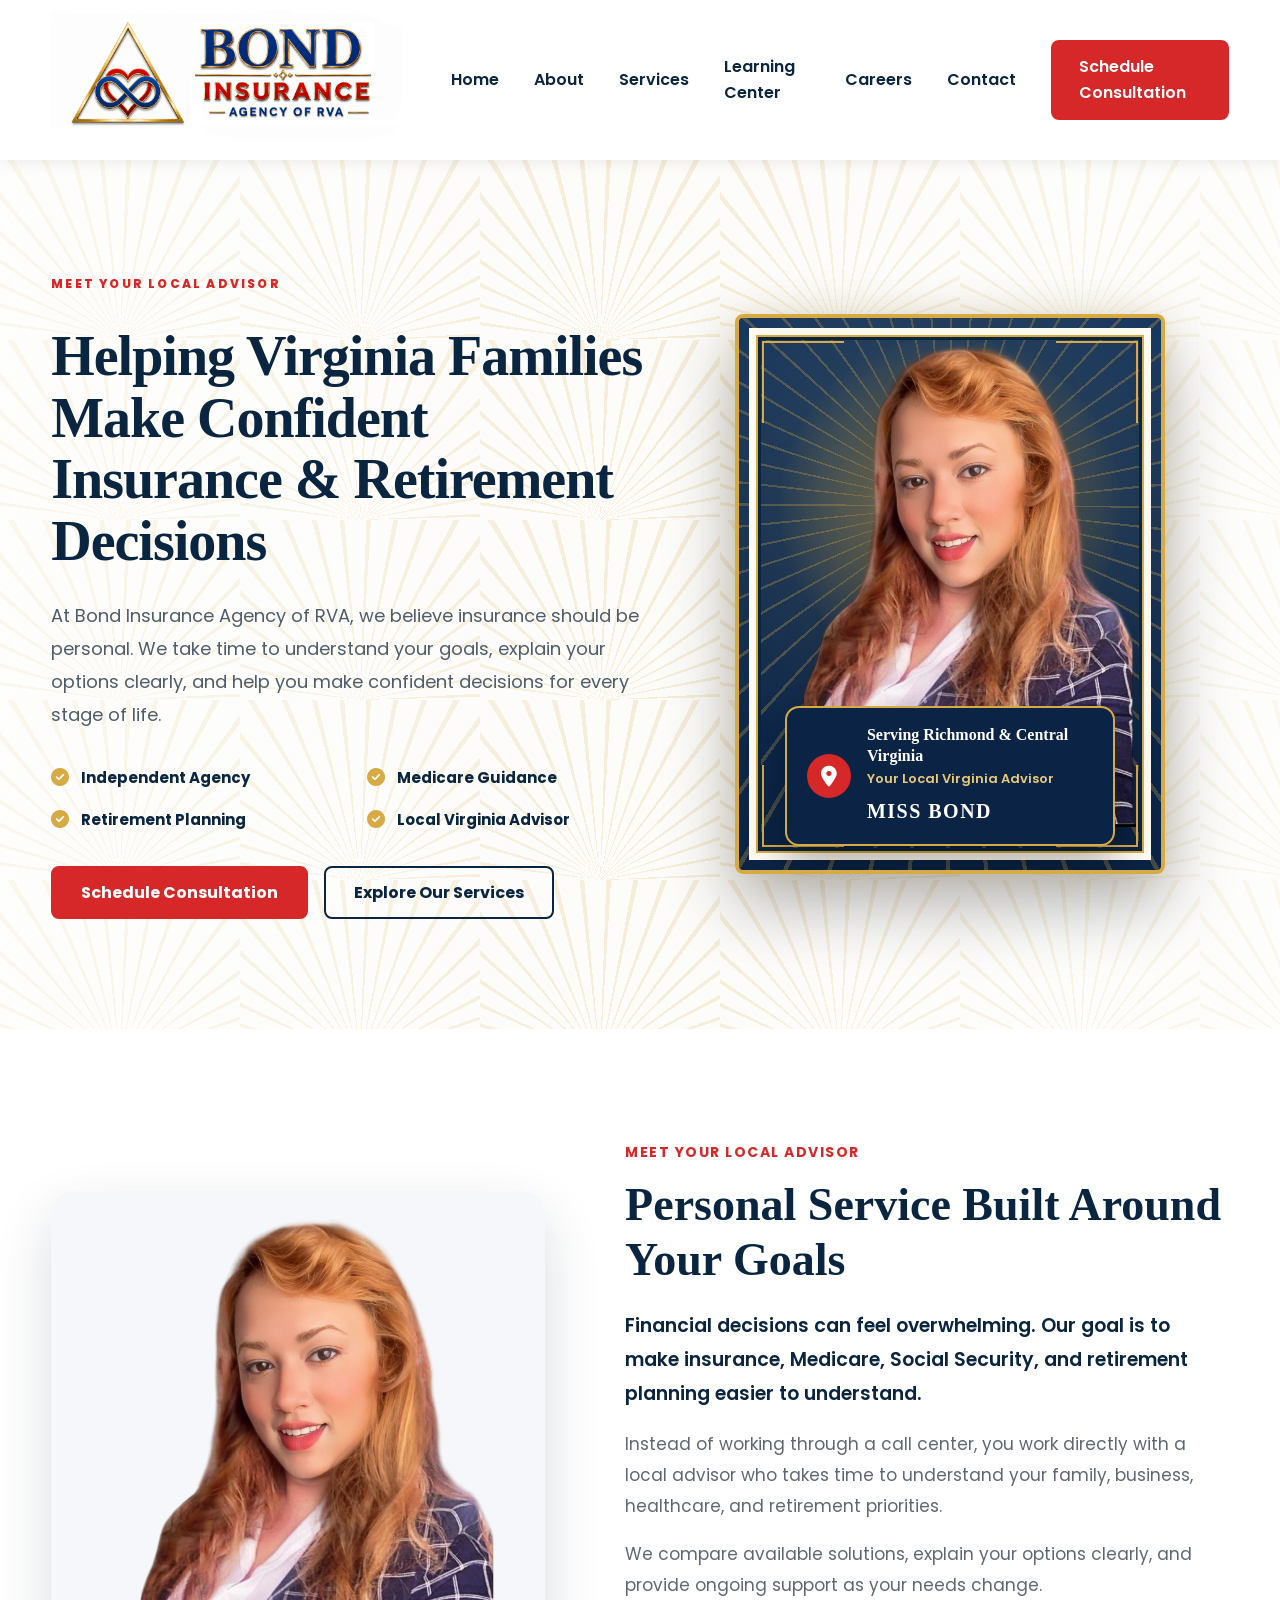
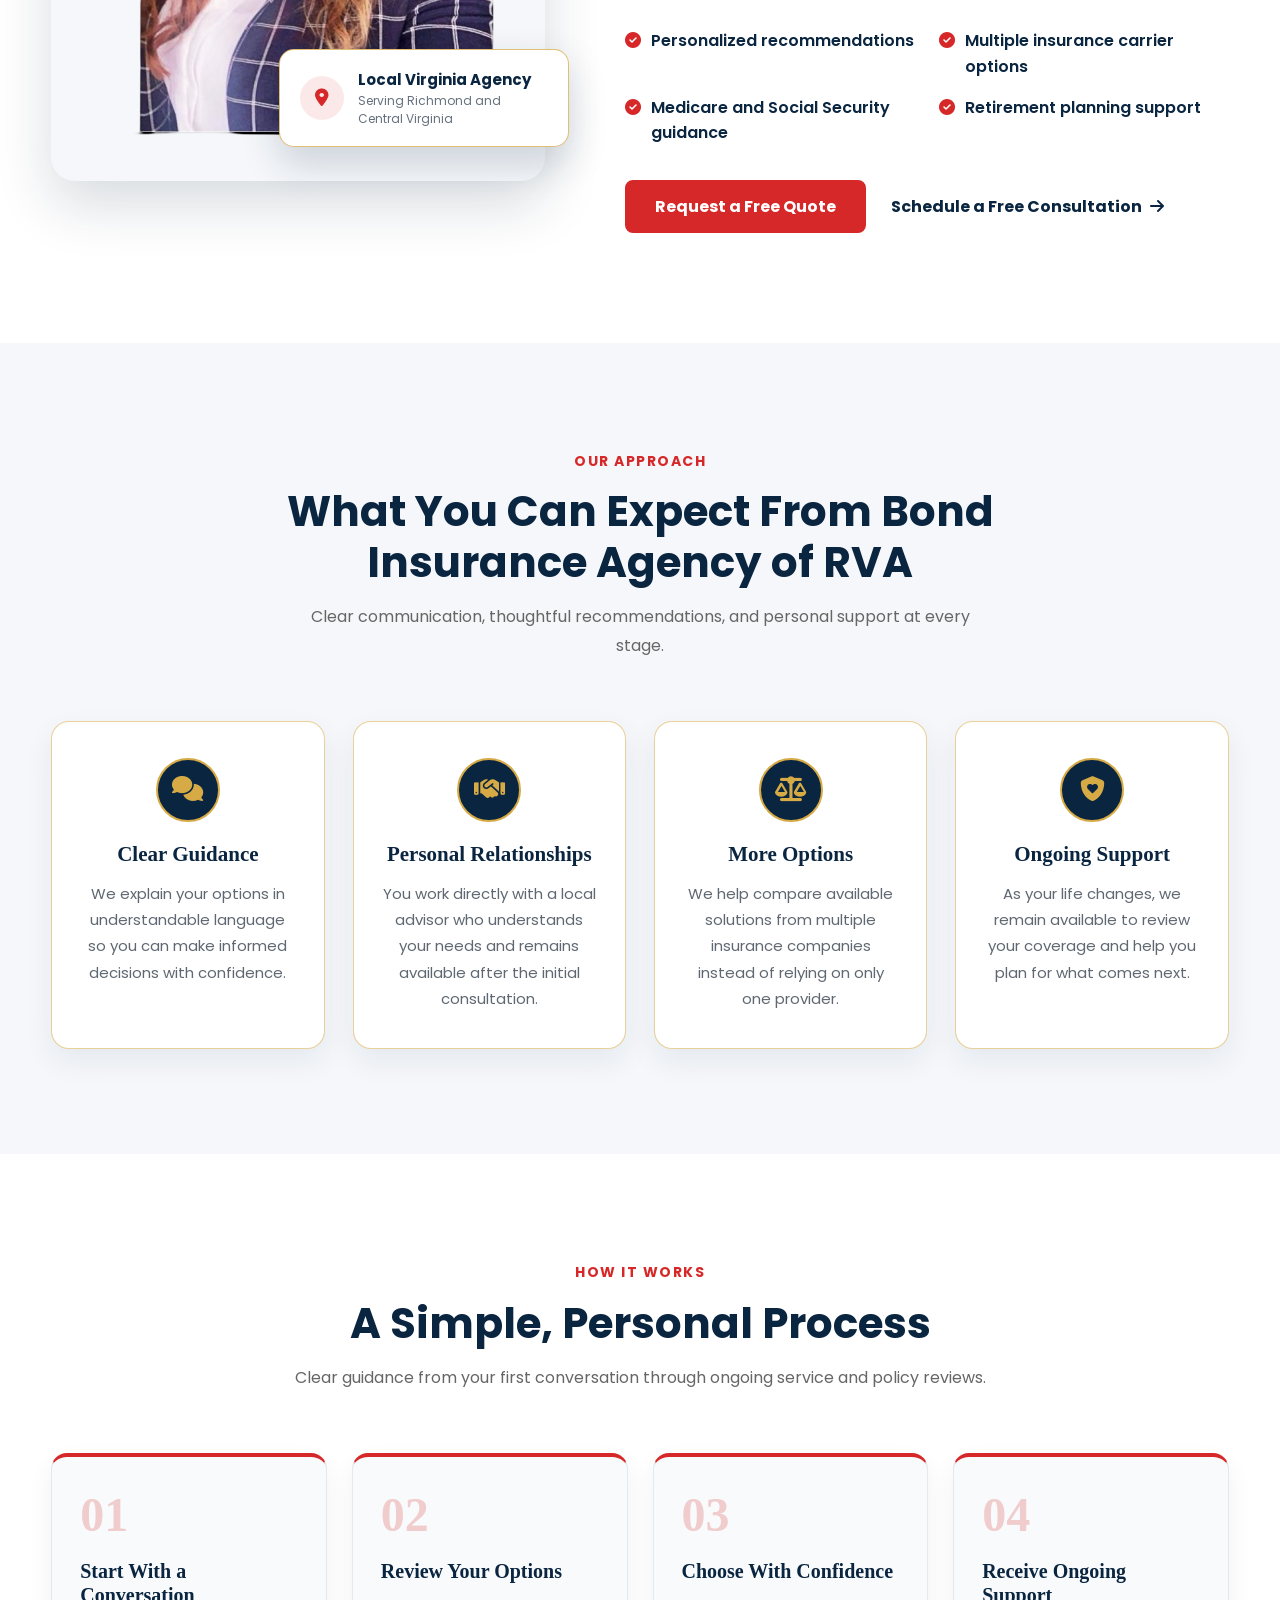
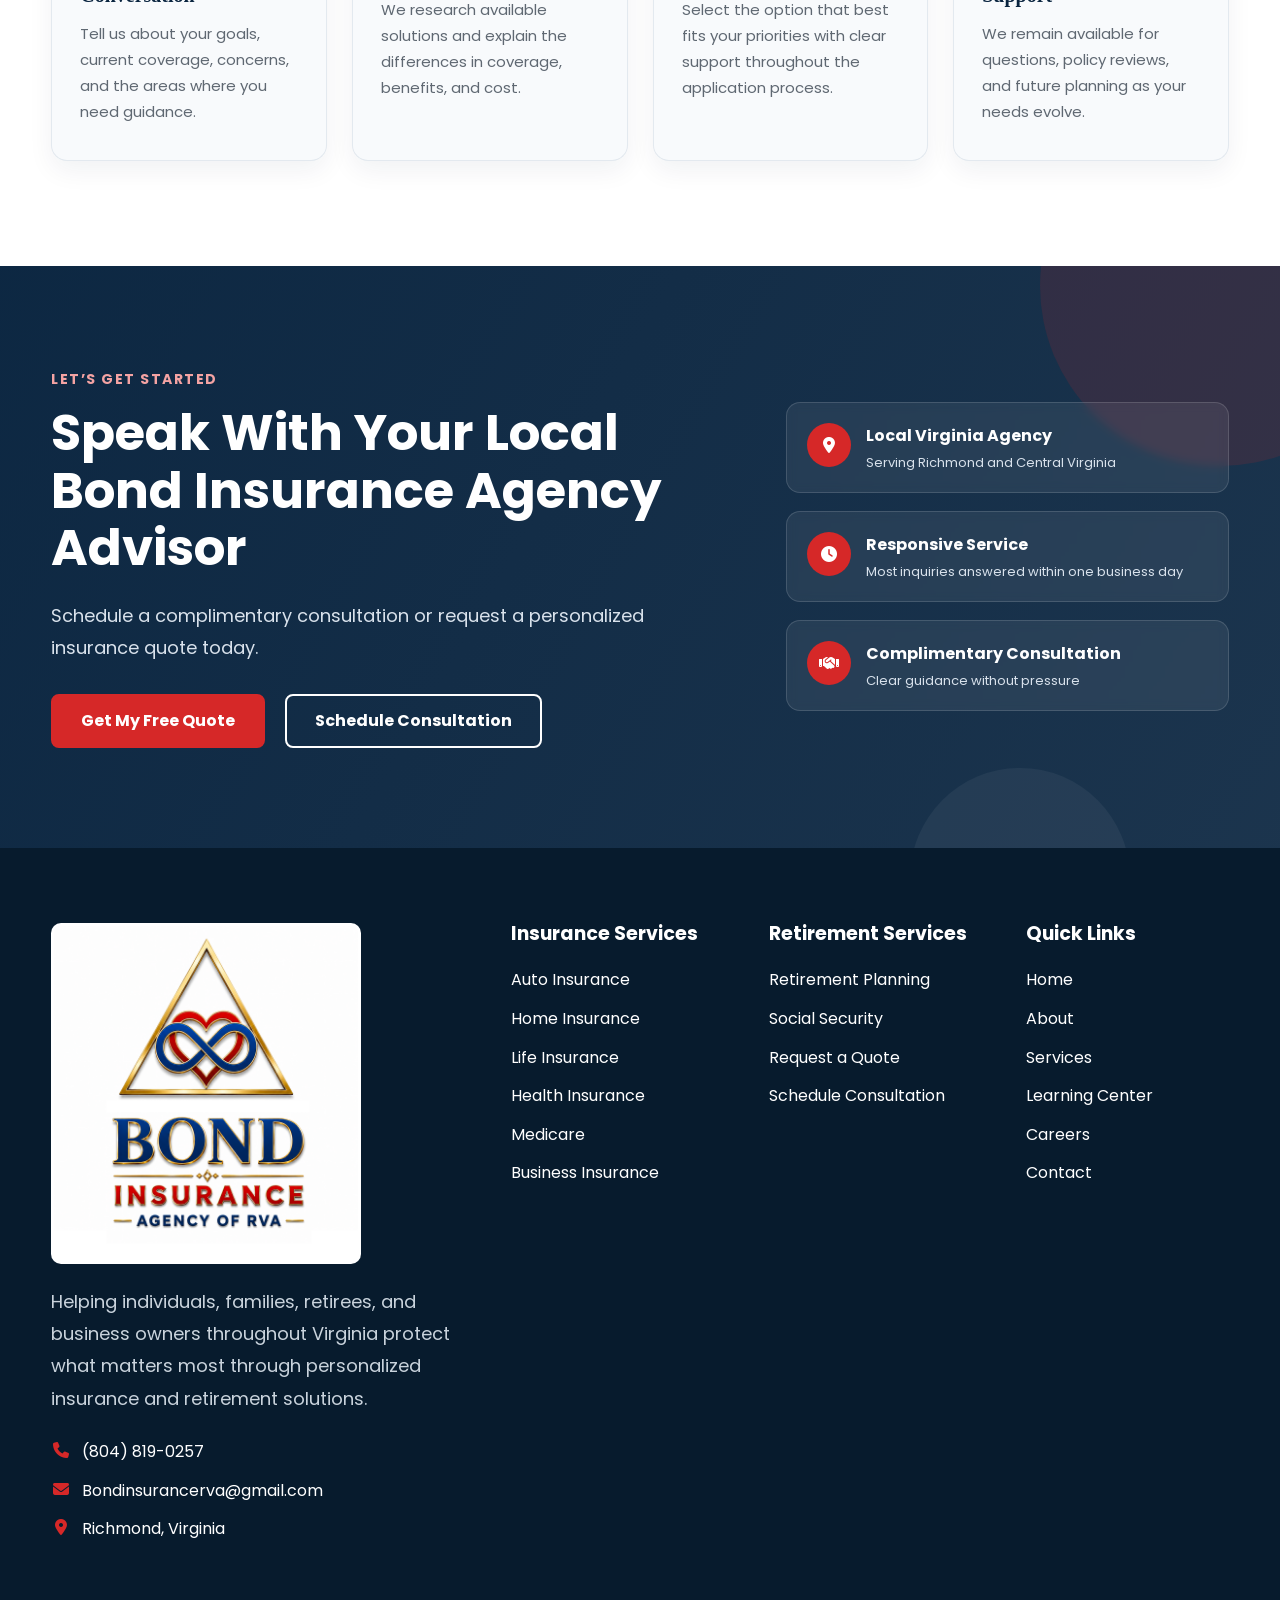
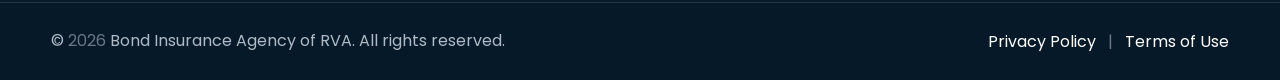
<file: about.html>
<!DOCTYPE html>

<html lang="en">

<head>

    <meta charset="UTF-8">

    <meta
        name="viewport"
        content="width=device-width, initial-scale=1.0"
    >

    <meta
        name="description"
        content="Learn about Bond Insurance Agency of RVA, a local Virginia agency providing personalized insurance, Medicare, Social Security, and retirement planning guidance."
    >

    <title>
        About Bond Insurance Agency of RVA | Local Insurance & Retirement Guidance
    </title>


    <!-- GOOGLE FONT -->

    <link rel="preconnect" href="https://fonts.googleapis.com">

    <link
        rel="preconnect"
        href="https://fonts.gstatic.com"
        crossorigin
    >

    <link
        href="https://fonts.googleapis.com/css2?family=Poppins:wght@300;400;500;600;700;800&display=swap"
        rel="stylesheet"
    >


    <!-- FONT AWESOME -->

    <link
        rel="stylesheet"
        href="https://cdnjs.cloudflare.com/ajax/libs/font-awesome/6.6.0/css/all.min.css"
    >


    <!-- SITE CSS -->
<link rel="stylesheet" href="css/style.css">
<link rel="stylesheet" href="css/layout.css">
<link rel="stylesheet" href="css/deco.css">

<link rel="stylesheet" href="css/hero.css">
<link rel="stylesheet" href="css/portrait.css">
<link rel="stylesheet" href="css/advisor.css">
<link rel="stylesheet" href="css/services.css">
<link rel="stylesheet" href="css/home-sections.css">
<link rel="stylesheet" href="css/learning.css">

<link rel="stylesheet" href="css/footer.css">
<link rel="stylesheet" href="css/animations.css">

<!-- ABOUT PAGE ONLY -->
<link rel="stylesheet" href="css/about.css">

<!-- RESPONSIVE LAST -->
<link rel="stylesheet" href="css/responsive.css">
</head>

<body>
    
    <!-- HEADER -->

    <header>

        <div class="container nav">

            <a href="index.html" aria-label="Bond Insurance Agency of RVA Home">
               <img
    src="images/logo1.png"
    class="logo"
    alt="Bond Insurance Agency of RVA"
>

            </a>

            <button
                class="menu-toggle"
                type="button"
                aria-label="Open navigation menu"
                aria-expanded="false"
            >
                <i class="fas fa-bars" aria-hidden="true"></i>
            </button>

            <nav class="nav-menu" aria-label="Primary navigation">

                <a href="index.html">Home</a>
                <a href="about.html" aria-current="page">About</a>
                <a href="services.html">Services</a>
                <a href="learningcenter.html">Learning Center</a>
                <a href="careers.html">Careers</a>
                <a href="contact.html">Contact</a>

                <a href="quote.html" class="quote-button">
                    Schedule Consultation
                </a>

            </nav>

        </div>

    </header>

    <main>

        <!-- ABOUT HERO -->

     <section class="about-hero">

    <div class="container about-grid">

        <!-- LEFT SIDE -->

        <div class="about-content">

            <span class="section-label">
                Meet Your Local Advisor
            </span>

            <h1>
                Helping Virginia Families Make
                Confident Insurance &
                Retirement Decisions
            </h1>

            <p class="about-lead">

                At Bond Insurance Agency of RVA, we believe insurance
                should be personal. We take time to understand your
                goals, explain your options clearly, and help you make
                confident decisions for every stage of life.

            </p>

            <div class="about-highlights">

                <div>
                    <i class="fas fa-circle-check"></i>
                    Independent Agency
                </div>

                <div>
                    <i class="fas fa-circle-check"></i>
                    Medicare Guidance
                </div>

                <div>
                    <i class="fas fa-circle-check"></i>
                    Retirement Planning
                </div>

                <div>
                    <i class="fas fa-circle-check"></i>
                    Local Virginia Advisor
                </div>

            </div>

            <div class="hero-buttons">

                <a href="contact.html" class="primary-btn">
                    Schedule Consultation
                </a>

                <a href="services.html" class="secondary-btn">
                    Explore Our Services
                </a>

            </div>

        </div>

        <!-- RIGHT SIDE -->

        <div class="hero-portrait-stack">

            <div class="bond-signature-frame">

                <div class="bond-glow"></div>
                <div class="bond-rays"></div>

                <img
                    src="images/agent.png"
                    class="hero-advisor"
                    alt="Miss Bond"
                >

                <div class="bond-location">

                    <i class="fas fa-location-dot"></i>

                    <div>

                        <strong>
                            Serving Richmond &
                            Central Virginia
                        </strong>

                        <span>
                            Your Local Virginia Advisor
                        </span>

                        <small class="advisor-name">
                            Miss Bond
                        </small>

                    </div>

                </div>

            </div>

        </div>

    </div>

</section>

        <!-- INTRODUCTION -->

        <section class="about-intro">

            <div class="container about-intro-grid">

                <div class="about-image-wrap">

                    <img
                        src="images/agent.png"
                        alt="Bond Insurance Agency of RVA local insurance and retirement advisor"
                        class="about-agent-image"
                    >

                    <div class="about-location-badge">

                        <i
                            class="fas fa-location-dot"
                            aria-hidden="true"
                        ></i>

                        <div>

                            <strong>Local Virginia Agency</strong>

                            <span>
                                Serving Richmond and Central Virginia
                            </span>

                        </div>

                    </div>

                </div>

                <div class="about-intro-content">

                    <span class="section-label">
                        Meet Your Local Advisor
                    </span>

                    <h2>
                        Personal Service Built Around Your Goals
                    </h2>

                    <p class="about-lead">
                        Financial decisions can feel overwhelming. Our goal is to
                        make insurance, Medicare, Social Security, and retirement
                        planning easier to understand.
                    </p>

                    <p>
                        Instead of working through a call center, you work directly
                        with a local advisor who takes time to understand your
                        family, business, healthcare, and retirement priorities.
                    </p>

                    <p>
                        We compare available solutions, explain your options
                        clearly, and provide ongoing support as your needs change.
                    </p>

                    <div class="about-benefits">

                        <div>
                            <i
                                class="fas fa-circle-check"
                                aria-hidden="true"
                            ></i>

                            <span>Personalized recommendations</span>
                        </div>

                        <div>
                            <i
                                class="fas fa-circle-check"
                                aria-hidden="true"
                            ></i>

                            <span>Multiple insurance carrier options</span>
                        </div>

                        <div>
                            <i
                                class="fas fa-circle-check"
                                aria-hidden="true"
                            ></i>

                            <span>Medicare and Social Security guidance</span>
                        </div>

                        <div>
                            <i
                                class="fas fa-circle-check"
                                aria-hidden="true"
                            ></i>

                            <span>Retirement planning support</span>
                        </div>

                    </div>

                    <div class="about-buttons">

                        <a href="quote.html" class="primary-btn">
                            Request a Free Quote
                        </a>

                        <a
                            href="https://calendly.com/financialrva"
                            class="text-link"
                            target="_blank"
                            rel="noopener noreferrer"
                        >
                            Schedule a Free Consultation

                            <i
                                class="fas fa-arrow-right"
                                aria-hidden="true"
                            ></i>
                        </a>

                    </div>

                </div>

            </div>

        </section>

        <!-- VALUES -->

        <section class="about-values">

            <div class="container">

                <div class="section-title">

                    <span class="section-label">
                        Our Approach
                    </span>

                    <h2>
                        What You Can Expect From Bond Insurance Agency of RVA
                    </h2>

                    <p>
                        Clear communication, thoughtful recommendations, and
                        personal support at every stage.
                    </p>

                </div>

                <div class="about-values-grid">

                    <article class="about-value-card">

                        <i
                            class="fas fa-comments"
                            aria-hidden="true"
                        ></i>

                        <h3>Clear Guidance</h3>

                        <p>
                            We explain your options in understandable language so
                            you can make informed decisions with confidence.
                        </p>

                    </article>

                    <article class="about-value-card">

                        <i
                            class="fas fa-handshake"
                            aria-hidden="true"
                        ></i>

                        <h3>Personal Relationships</h3>

                        <p>
                            You work directly with a local advisor who understands
                            your needs and remains available after the initial
                            consultation.
                        </p>

                    </article>

                    <article class="about-value-card">

                        <i
                            class="fas fa-scale-balanced"
                            aria-hidden="true"
                        ></i>

                        <h3>More Options</h3>

                        <p>
                            We help compare available solutions from multiple
                            insurance companies instead of relying on only one
                            provider.
                        </p>

                    </article>

                    <article class="about-value-card">

                        <i
                            class="fas fa-shield-heart"
                            aria-hidden="true"
                        ></i>

                        <h3>Ongoing Support</h3>

                        <p>
                            As your life changes, we remain available to review
                            your coverage and help you plan for what comes next.
                        </p>

                    </article>

                </div>

            </div>

        </section>

        <!-- PROCESS -->

        <section class="about-process">

            <div class="container">

                <div class="section-title">

                    <span class="section-label">
                        How It Works
                    </span>

                    <h2>A Simple, Personal Process</h2>

                    <p>
                        Clear guidance from your first conversation through
                        ongoing service and policy reviews.
                    </p>

                </div>

                <div class="process-grid">

                    <article class="process-step">

                        <span>01</span>

                        <h3>Start With a Conversation</h3>

                        <p>
                            Tell us about your goals, current coverage, concerns,
                            and the areas where you need guidance.
                        </p>

                    </article>

                    <article class="process-step">

                        <span>02</span>

                        <h3>Review Your Options</h3>

                        <p>
                            We research available solutions and explain the
                            differences in coverage, benefits, and cost.
                        </p>

                    </article>

                    <article class="process-step">

                        <span>03</span>

                        <h3>Choose With Confidence</h3>

                        <p>
                            Select the option that best fits your priorities with
                            clear support throughout the application process.
                        </p>

                    </article>

                    <article class="process-step">

                        <span>04</span>

                        <h3>Receive Ongoing Support</h3>

                        <p>
                            We remain available for questions, policy reviews, and
                            future planning as your needs evolve.
                        </p>

                    </article>

                </div>

            </div>

        </section>

        <!-- FINAL CTA -->

        <section class="cta-section premium-cta">

            <div class="container cta-grid">

                <div class="cta-content">

                    <span class="section-label">
                        Let’s Get Started
                    </span>

                    <h2>
                        Speak With Your Local Bond Insurance Agency Advisor
                    </h2>

                    <p>
                        Schedule a complimentary consultation or request a
                        personalized insurance quote today.
                    </p>

                    <div class="cta-buttons">

                        <a href="quote.html" class="primary-btn">
                            Get My Free Quote
                        </a>

                        <a
                            href="https://calendly.com/financialrva"
                            class="secondary-btn"
                            target="_blank"
                            rel="noopener noreferrer"
                        >
                            Schedule Consultation
                        </a>

                    </div>

                </div>

                <div class="cta-trust">

                    <div class="cta-trust-item">

                        <i
                            class="fas fa-location-dot"
                            aria-hidden="true"
                        ></i>

                        <div>
                            <strong>Local Virginia Agency</strong>
                            <span>Serving Richmond and Central Virginia</span>
                        </div>

                    </div>

                    <div class="cta-trust-item">

                        <i
                            class="fas fa-clock"
                            aria-hidden="true"
                        ></i>

                        <div>
                            <strong>Responsive Service</strong>
                            <span>
                                Most inquiries answered within one business day
                            </span>
                        </div>

                    </div>

                    <div class="cta-trust-item">

                        <i
                            class="fas fa-handshake"
                            aria-hidden="true"
                        ></i>

                        <div>
                            <strong>Complimentary Consultation</strong>
                            <span>Clear guidance without pressure</span>
                        </div>

                    </div>

                </div>

            </div>

        </section>

    </main>

    <!-- GLOBAL FOOTER -->

    <footer class="site-footer">

        <div class="container footer-grid">

            <div class="footer-about">

                <img
                    src="images/logo.png"
alt="Bond Insurance Agency of RVA"
                    class="footer-logo"
                >

                <p>
                    Helping individuals, families, retirees, and business owners
                    throughout Virginia protect what matters most through
                    personalized insurance and retirement solutions.
                </p>

                <div class="footer-contact">

                    <p>
                        <i class="fas fa-phone" aria-hidden="true"></i>

                        <a href="tel:8048190257">
                            (804) 819-0257
                        </a>
                    </p>

                    <p>
                        <i class="fas fa-envelope" aria-hidden="true"></i>

                        <a href="mailto:Bondinsurancerva@gmail.com">
                            Bondinsurancerva@gmail.com
                        </a>
                    </p>

                    <p>
                        <i
                            class="fas fa-location-dot"
                            aria-hidden="true"
                        ></i>

                        <span>Richmond, Virginia</span>
                    </p>

                </div>

            </div>

            <div>

                <h4>Insurance Services</h4>

                <ul>
                    <li><a href="services.html">Auto Insurance</a></li>
                    <li><a href="services.html">Home Insurance</a></li>
                    <li><a href="services.html">Life Insurance</a></li>
                    <li><a href="services.html">Health Insurance</a></li>
                    <li><a href="services.html">Medicare</a></li>
                    <li><a href="services.html">Business Insurance</a></li>
                </ul>

            </div>

            <div>

                <h4>Retirement Services</h4>

                <ul>
                    <li><a href="services.html">Retirement Planning</a></li>
                    <li><a href="services.html">Social Security</a></li>
                    <li><a href="quote.html">Request a Quote</a></li>

                    <li>
                        <a
                            href="https://calendly.com/financialrva"
                            target="_blank"
                            rel="noopener noreferrer"
                        >
                            Schedule Consultation
                        </a>
                    </li>
                </ul>

            </div>

            <div>

                <h4>Quick Links</h4>

                <ul>
                    <li><a href="index.html">Home</a></li>
                    <li><a href="about.html">About</a></li>
                    <li><a href="services.html">Services</a></li>
                    <li><a href="learningcenter.html">Learning Center</a></li>
                    <li><a href="careers.html">Careers</a></li>
                    <li><a href="contact.html">Contact</a></li>
                </ul>

            </div>

        </div>

        <div class="footer-bottom">

            <div class="container footer-bottom-content">

                <p>
                    &copy; <span id="current-year">2026</span> Bond Insurance Agency of RVA.
                    All rights reserved.
                </p>

                <div>
                    <a href="privacy.html">Privacy Policy</a>
                    <span>|</span>
                    <a href="terms.html">Terms of Use</a>
                </div>

            </div>

        </div>

    </footer>

    <!-- MOBILE ACTION BAR -->

    <div class="mobile-action-bar">

        <a href="tel:8048190257">

            <i class="fas fa-phone" aria-hidden="true"></i>
            <span>Call</span>

        </a>

        <a href="quote.html">

            <i class="fas fa-file-signature" aria-hidden="true"></i>
            <span>Schedule Consultation</span>

        </a>

        <a
            href="https://calendly.com/financialrva"
            target="_blank"
            rel="noopener noreferrer"
        >

            <i class="fas fa-calendar-check" aria-hidden="true"></i>
            <span>Schedule</span>

        </a>

    </div>

    <script src="js/script.js"></script>

</body>

</html>
</file>
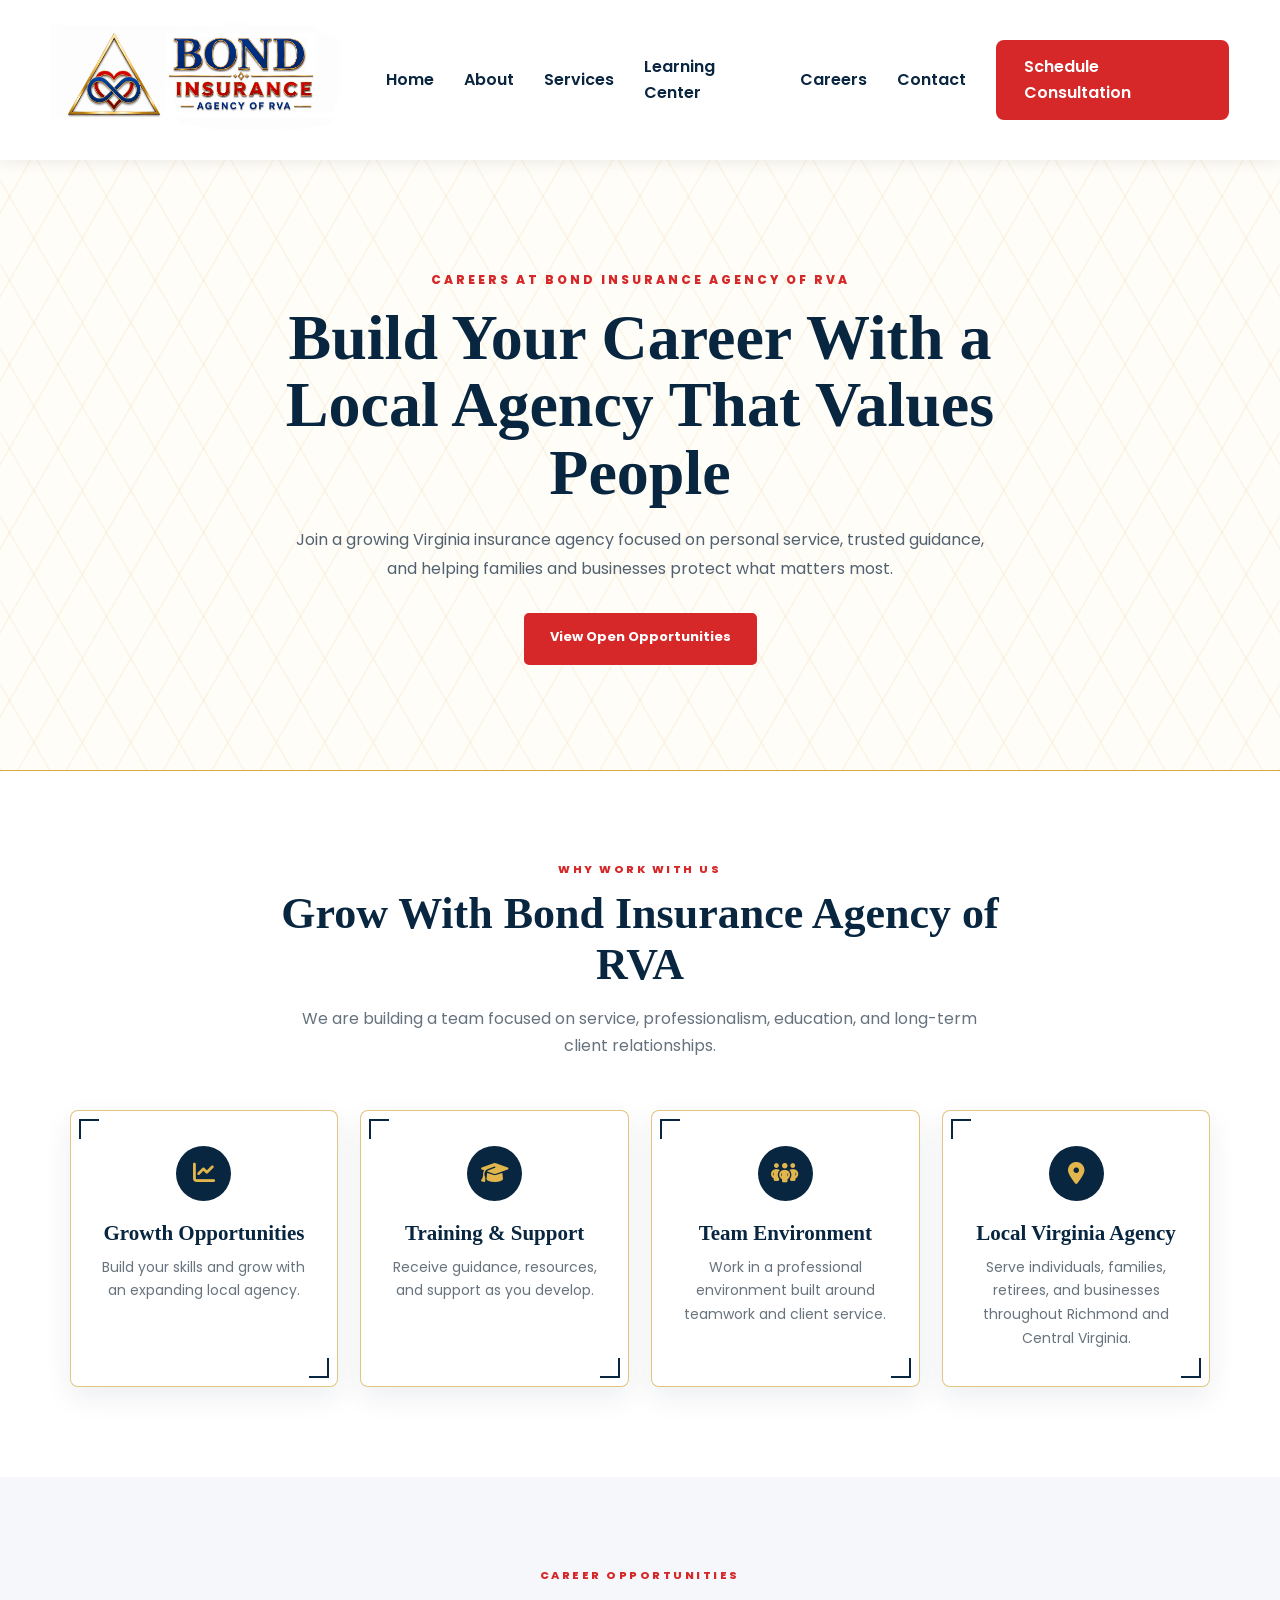
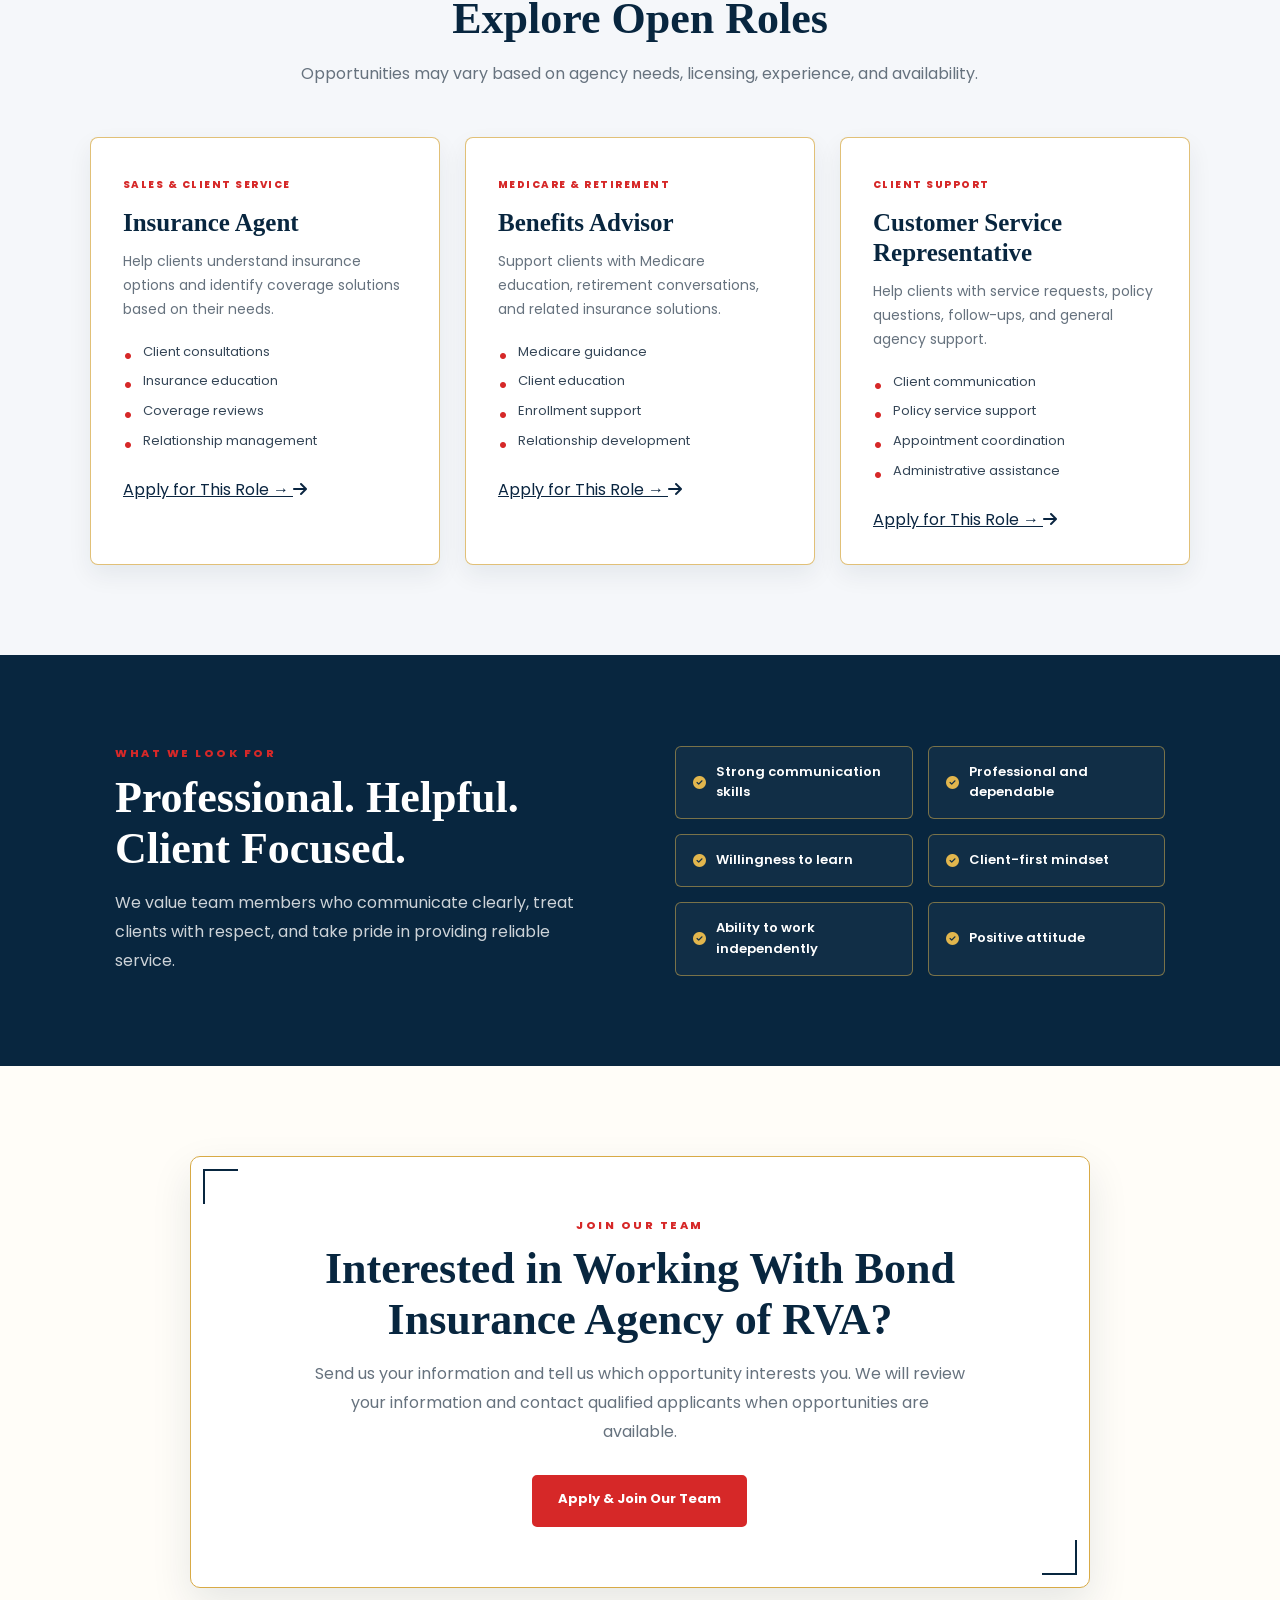
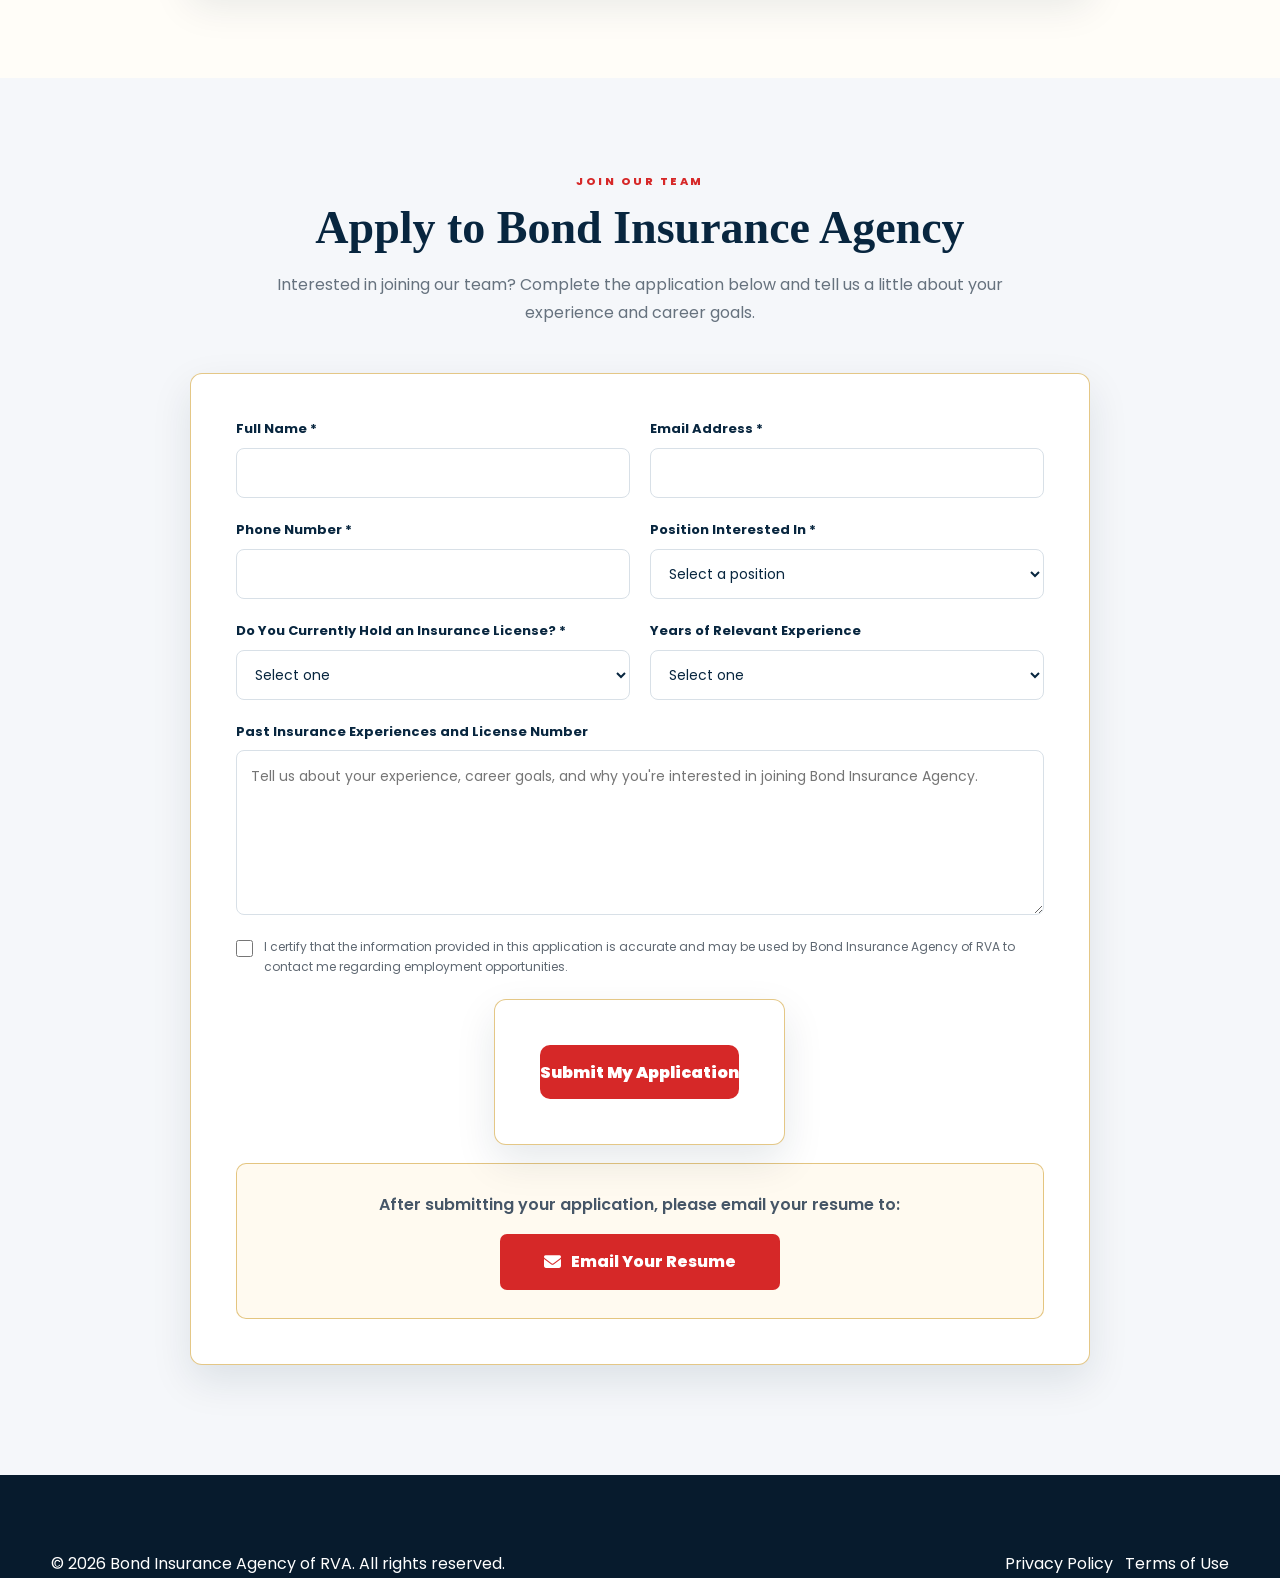
<file: careers.html>
<!DOCTYPE html>
<html lang="en">

<head>
    <meta charset="UTF-8">
    <meta name="viewport" content="width=device-width, initial-scale=1.0">

    <title>Careers | Bond Insurance Agency of RVA</title>

    <meta
        name="description"
        content="Explore career opportunities with Bond Insurance Agency of RVA. Learn about open roles, our agency culture, and how to apply."
    >

    <link rel="icon" href="favicon.ico">

    <link rel="stylesheet" href="css/style.css">
    <link rel="stylesheet" href="css/layout.css">
    <link rel="stylesheet" href="css/deco.css">
    <link rel="stylesheet" href="css/footer.css">

    <link rel="stylesheet" href="css/careers.css">

    <link rel="stylesheet" href="css/responsive.css">

    <link rel="preconnect" href="https://fonts.googleapis.com">
    <link rel="preconnect" href="https://fonts.gstatic.com" crossorigin>

    <link
        href="https://fonts.googleapis.com/css2?family=Poppins:wght@300;400;500;600;700;800&display=swap"
        rel="stylesheet"
    >

    <link
        rel="stylesheet"
        href="https://cdnjs.cloudflare.com/ajax/libs/font-awesome/6.5.2/css/all.min.css"
    >
</head>

<body>

    <header>

        <div class="container nav">

            <a
                href="index.html"
                class="logo-link"
                aria-label="Bond Insurance Agency of RVA home"
            >
                <img
                    src="images/logo1.png"
                    class="logo"
                    alt="Bond Insurance Agency of RVA"
                >
            </a>

            <button
                class="menu-toggle"
                type="button"
                aria-label="Open navigation menu"
                aria-expanded="false"
            >
                <i class="fas fa-bars" aria-hidden="true"></i>
            </button>

            <nav class="nav-menu" aria-label="Primary navigation">

                <a href="index.html">Home</a>
                <a href="about.html">About</a>
                <a href="services.html">Services</a>
                <a href="learningcenter.html">Learning Center</a>
                <a href="careers.html">Careers</a>
                <a href="contact.html">Contact</a>

                <a
                    href="https://calendly.com/financialrva"
                    class="quote-button"
                    target="_blank"
                    rel="noopener noreferrer"
                >
                    Schedule Consultation
                </a>

            </nav>

        </div>

    </header>

    <main>

        <!-- HERO -->

        <section class="careers-hero">

            <div class="container careers-hero-content">

                <span class="section-label">
                    Careers at Bond Insurance Agency of RVA
                </span>

                <h1>
                    Build Your Career With a Local Agency That Values People
                </h1>

                <p>
                    Join a growing Virginia insurance agency focused on personal
                    service, trusted guidance, and helping families and businesses
                    protect what matters most.
                </p>

                <a href="#open-positions" class="primary-btn">
                    View Open Opportunities
                </a>

            </div>

        </section>


        <!-- WHY WORK WITH US -->

        <section class="careers-benefits">

            <div class="container">

                <div class="section-title">

                    <span class="section-label">
                        Why Work With Us
                    </span>

                    <h2>
                        Grow With Bond Insurance Agency of RVA
                    </h2>

                    <p>
                        We are building a team focused on service, professionalism,
                        education, and long-term client relationships.
                    </p>

                </div>

                <div class="careers-benefits-grid">

                    <article>
                        <i class="fas fa-chart-line"></i>

                        <h3>Growth Opportunities</h3>

                        <p>
                            Build your skills and grow with an expanding local agency.
                        </p>
                    </article>

                    <article>
                        <i class="fas fa-graduation-cap"></i>

                        <h3>Training & Support</h3>

                        <p>
                            Receive guidance, resources, and support as you develop.
                        </p>
                    </article>

                    <article>
                        <i class="fas fa-people-group"></i>

                        <h3>Team Environment</h3>

                        <p>
                            Work in a professional environment built around teamwork
                            and client service.
                        </p>
                    </article>

                    <article>
                        <i class="fas fa-location-dot"></i>

                        <h3>Local Virginia Agency</h3>

                        <p>
                            Serve individuals, families, retirees, and businesses
                            throughout Richmond and Central Virginia.
                        </p>
                    </article>

                </div>

            </div>

        </section>


        <!-- OPEN POSITIONS -->

        <section
            class="open-positions"
            id="open-positions"
        >

            <div class="container">

                <div class="section-title">

                    <span class="section-label">
                        Career Opportunities
                    </span>

                    <h2>Explore Open Roles</h2>

                    <p>
                        Opportunities may vary based on agency needs, licensing,
                        experience, and availability.
                    </p>

                </div>

                <div class="positions-grid">

                    <article class="position-card">

                        <span class="position-type">
                            Sales & Client Service
                        </span>

                        <h3>Insurance Agent</h3>

                        <p>
                            Help clients understand insurance options and identify
                            coverage solutions based on their needs.
                        </p>

                        <ul>
                            <li>Client consultations</li>
                            <li>Insurance education</li>
                            <li>Coverage reviews</li>
                            <li>Relationship management</li>
                        </ul>

                        <a href="#career-application">
    Apply for This Role →
</a>
                            <i class="fas fa-arrow-right"></i>
                        </a>

                    </article>


                    <article class="position-card">

                        <span class="position-type">
                            Medicare & Retirement
                        </span>

                        <h3>Benefits Advisor</h3>

                        <p>
                            Support clients with Medicare education, retirement
                            conversations, and related insurance solutions.
                        </p>

                        <ul>
                            <li>Medicare guidance</li>
                            <li>Client education</li>
                            <li>Enrollment support</li>
                            <li>Relationship development</li>
                        </ul>

                     <a href="#career-application">
    Apply for This Role →
</a>
                            <i class="fas fa-arrow-right"></i>
                        </a>

                    </article>


                    <article class="position-card">

                        <span class="position-type">
                            Client Support
                        </span>

                        <h3>Customer Service Representative</h3>

                        <p>
                            Help clients with service requests, policy questions,
                            follow-ups, and general agency support.
                        </p>

                        <ul>
                            <li>Client communication</li>
                            <li>Policy service support</li>
                            <li>Appointment coordination</li>
                            <li>Administrative assistance</li>
                        </ul>

                      <a href="#career-application">
    Apply for This Role →
</a>
                            <i class="fas fa-arrow-right"></i>
                        </a>

                    </article>

                </div>

            </div>

        </section>


        <!-- WHAT WE LOOK FOR -->

        <section class="career-qualities">

            <div class="container career-qualities-grid">

                <div>

                    <span class="section-label">
                        What We Look For
                    </span>

                    <h2>
                        Professional. Helpful. Client Focused.
                    </h2>

                    <p>
                        We value team members who communicate clearly, treat clients
                        with respect, and take pride in providing reliable service.
                    </p>

                </div>

                <div class="qualities-list">

                    <div>
                        <i class="fas fa-circle-check"></i>
                        Strong communication skills
                    </div>

                    <div>
                        <i class="fas fa-circle-check"></i>
                        Professional and dependable
                    </div>

                    <div>
                        <i class="fas fa-circle-check"></i>
                        Willingness to learn
                    </div>

                    <div>
                        <i class="fas fa-circle-check"></i>
                        Client-first mindset
                    </div>

                    <div>
                        <i class="fas fa-circle-check"></i>
                        Ability to work independently
                    </div>

                    <div>
                        <i class="fas fa-circle-check"></i>
                        Positive attitude
                    </div>

                </div>

            </div>

        </section>


        <!-- APPLICATION -->

        <section class="career-apply" id="apply">

            <div class="container">

                <div class="career-apply-card">

                    <span class="section-label">
                        Join Our Team
                    </span>

                    <h2>
                        Interested in Working With Bond Insurance Agency of RVA?
                    </h2>

                    <p>
                        Send us your information and tell us which opportunity
                        interests you. We will review your information and contact
                        qualified applicants when opportunities are available.
                    </p>

                    <a
                     href="#career-application" class="primary-btn">
    Apply & Join Our Team
</a>
                   
                    </a>

                </div>

            </div>

        </section>

    </main>

    <section class="career-application" id="career-application">

    <div class="container">

        <div class="career-application-heading">
            <span class="section-label">JOIN OUR TEAM</span>
            <h2>Apply to Bond Insurance Agency</h2>
            <p>
                Interested in joining our team? Complete the application below
                and tell us a little about your experience and career goals.
            </p>
        </div>

        <div class="career-form-card">

           <form
    class="career-form"
    action="https://formspree.io/f/moeakjaq"
    method="POST"
>

    <input
        type="hidden"
        name="Form Type"
        value="Career Application"
    >
                <div class="career-form-row">

                    <div class="career-form-group">
                        <label for="applicant-name">Full Name *</label>
                        <input
                            type="text"
                            id="applicant-name"
                            name="Full Name"
                            required
                        >
                    </div>

                    <div class="career-form-group">
                        <label for="applicant-email">Email Address *</label>
                        <input
                            type="email"
                            id="applicant-email"
                            name="Email"
                            required
                        >
                    </div>

                </div>


                <div class="career-form-row">

                    <div class="career-form-group">
                        <label for="applicant-phone">Phone Number *</label>
                        <input
                            type="tel"
                            id="applicant-phone"
                            name="Phone"
                            required
                        >
                    </div>

                    <div class="career-form-group">
                        <label for="career-position">Position Interested In *</label>

                        <select
                            id="career-position"
                            name="Position"
                            required
                        >
                            <option value="">Select a position</option>
                            <option value="Insurance Agent">Insurance Agent</option>
                            <option value="Benefits Advisor">Benefits Advisor</option>
                            <option value="Customer Service Representative">
                                Customer Service Representative
                            </option>
                        </select>
                    </div>

                </div>


                <div class="career-form-row">

                    <div class="career-form-group">
                        <label for="license-status">
                            Do You Currently Hold an Insurance License? *
                        </label>

                        <select
                            id="license-status"
                            name="Insurance License Status"
                            required
                        >
                            <option value="">Select one</option>
                            <option value="Yes">Yes</option>
                            <option value="No">No</option>
                            <option value="Currently Obtaining License">
                                Currently Obtaining License
                            </option>
                        </select>
                    </div>

                    <div class="career-form-group">
                        <label for="experience">
                            Years of Relevant Experience
                        </label>

                        <select
                            id="experience"
                            name="Experience"
                        >
                            <option value="">Select one</option>
                            <option value="No Experience">No Experience</option>
                            <option value="Less than 1 year">Less than 1 year</option>
                            <option value="1-2 years">1–2 Years</option>
                            <option value="3-5 years">3–5 Years</option>
                            <option value="5+ years">5+ Years</option>
                        </select>
                    </div>

                </div>


                <div class="career-form-group">
                    <label for="career-message">
                        Past Insurance Experiences and License Number
                    </label>

                    <textarea
                        id="career-message"
                        name="Applicant Message"
                        rows="6"
                        placeholder="Tell us about your experience, career goals, and why you're interested in joining Bond Insurance Agency."
                    ></textarea>
                </div>


                <label class="career-consent">

                    <input
                        type="checkbox"
                        name="Applicant Consent"
                        required
                    >

                    <span>
                        I certify that the information provided in this application
                        is accurate and may be used by Bond Insurance Agency of RVA
                        to contact me regarding employment opportunities.
                    </span>

                </label>

<div class="career-form-card">

    <form class="career-form" ...>

        <!-- all your form fields -->

        <button type="submit" class="career-submit">
            Submit My Application
        </button>

    </form>

</div>

<div class="resume-email-box">

    <p>
        After submitting your application, please email your resume to:
    </p>

    <a
        href="mailto:bondinsurancerva@gmail.com?subject=Resume%20-%20Career%20Application%20-%20Bond%20Insurance%20Agency%20of%20RVA"
        class="resume-email-link"
    >
        <i class="fas fa-envelope" aria-hidden="true"></i>
        Email Your Resume
    </a>

</div>
   </section>

    </main>

 </div>

    <footer class="site-footer">

        <div class="container footer-bottom-content">

            <p>
                © 2026 Bond Insurance Agency of RVA. All rights reserved.
            </p>

            <div class="footer-legal">

                <a href="privacy.html">
                    Privacy Policy
                </a>

                <a href="terms.html">
                    Terms of Use
                </a>

            </div>

        </div>

    </footer>


    <script src="js/script.js"></script>

</body>

</html>
</file>
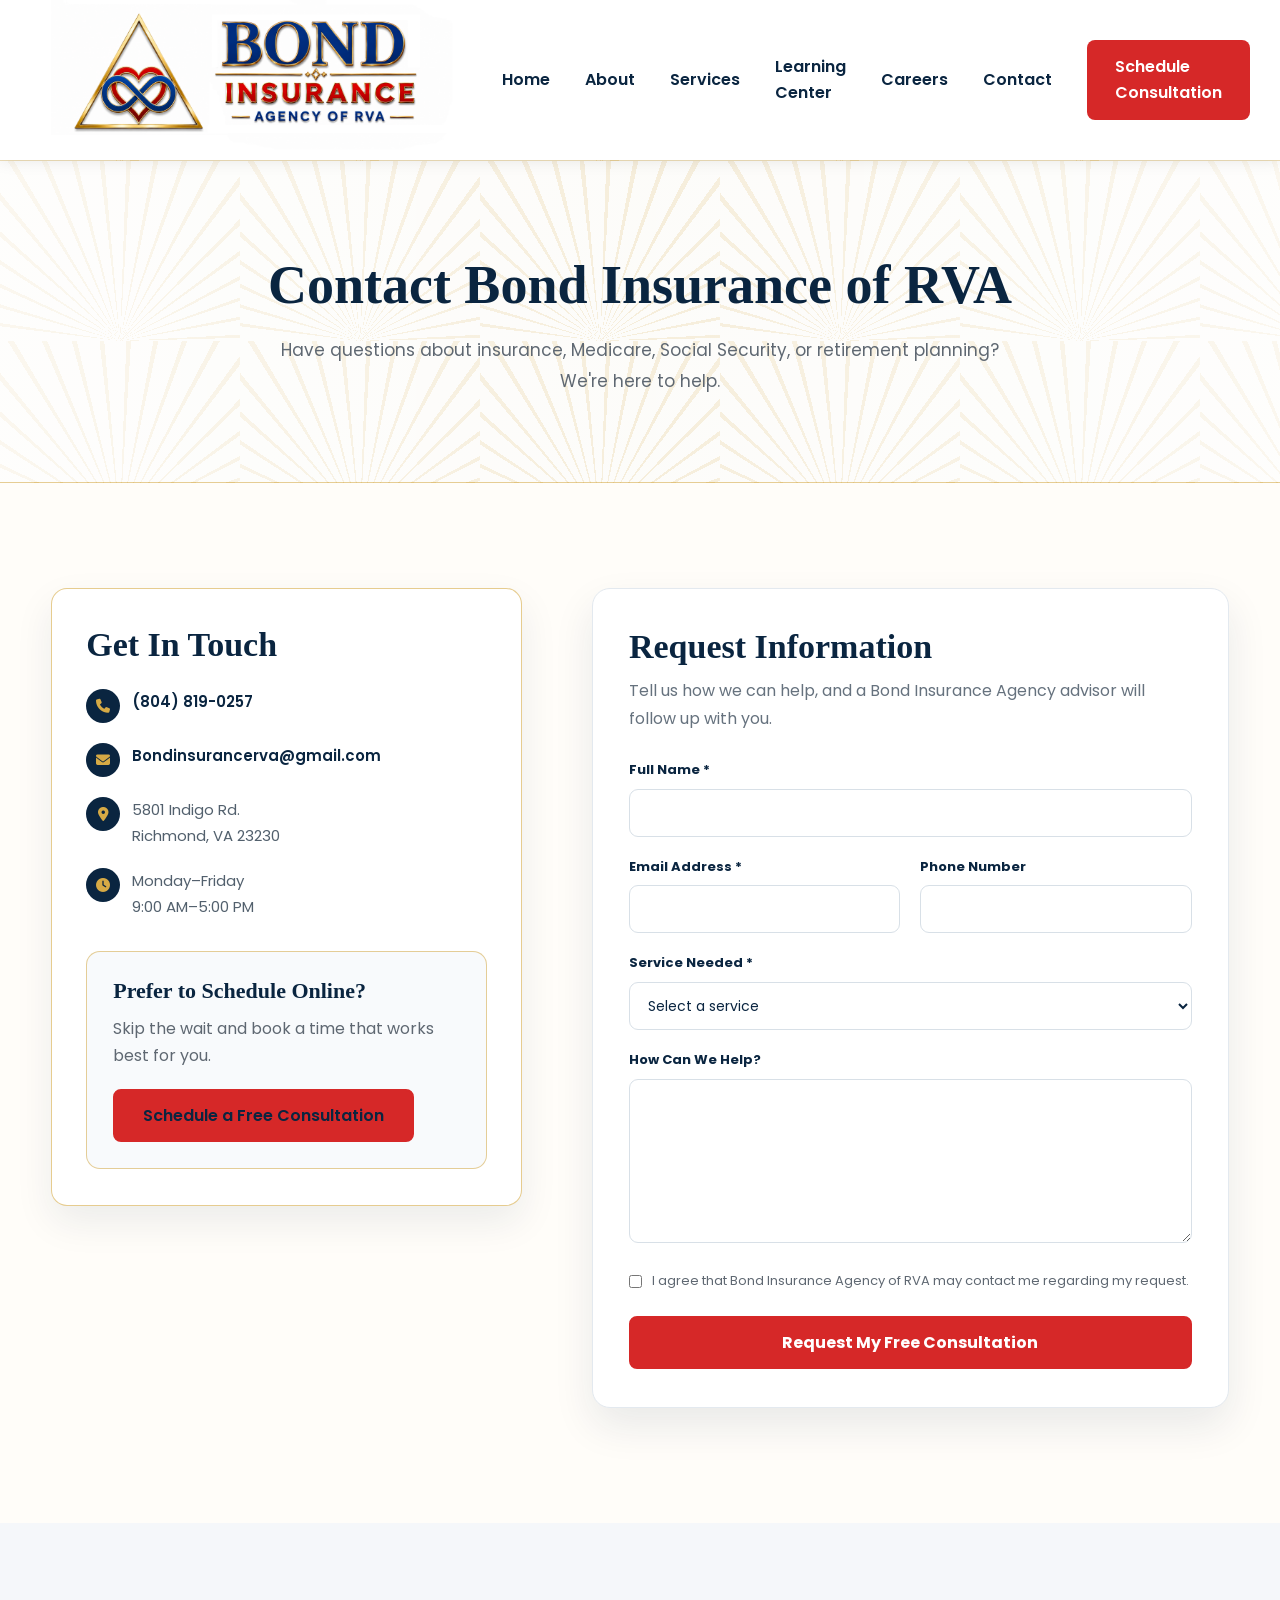
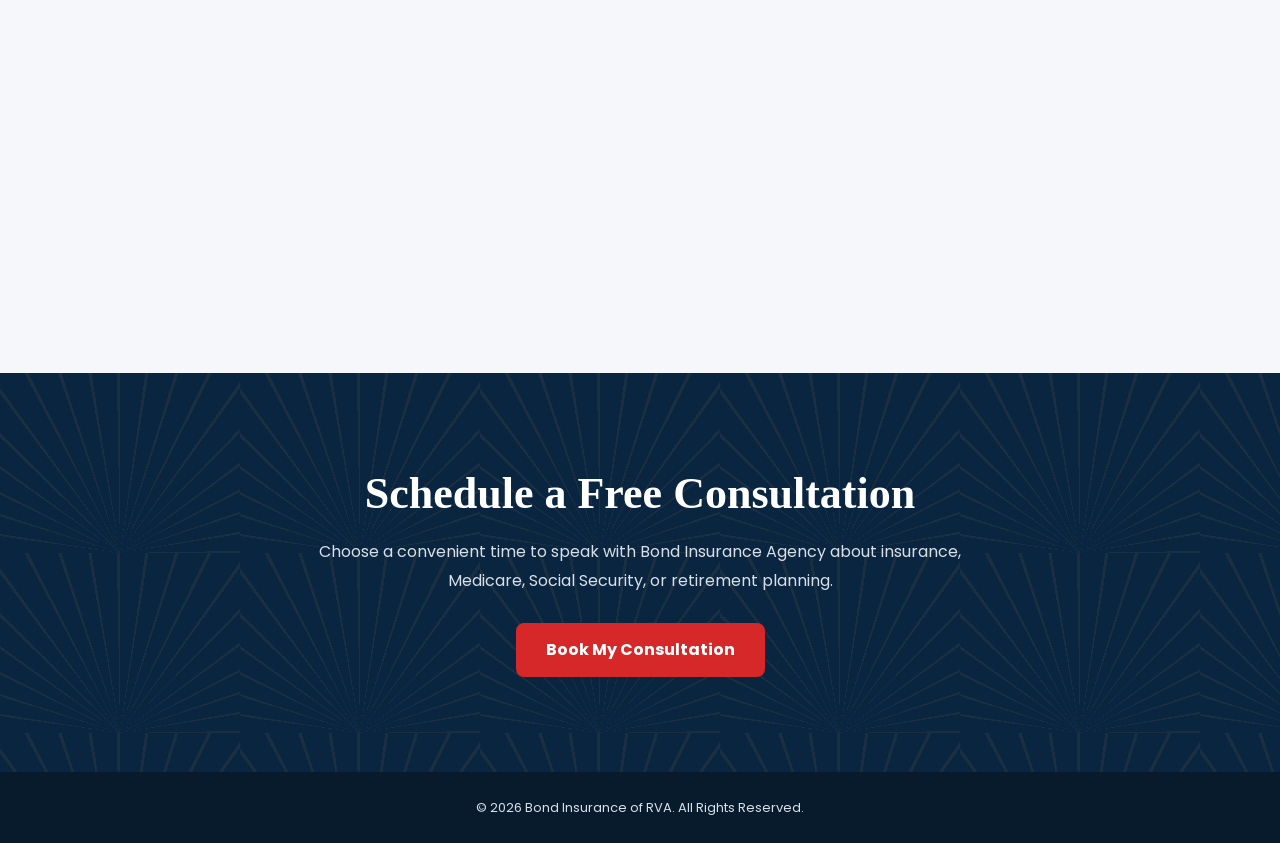
<file: contact.html>
<!DOCTYPE html>
<html lang="en">

<head>

<meta charset="UTF-8">
<meta name="viewport" content="width=device-width, initial-scale=1.0">


<link rel="stylesheet" href="css/style.css">
<link rel="stylesheet" href="css/layout.css">
<link rel="stylesheet" href="css/deco.css">
<link rel="stylesheet" href="css/hero.css">
<link rel="stylesheet" href="css/portrait.css">
<link rel="stylesheet" href="css/advisor.css">
<link rel="stylesheet" href="css/services.css">
<link rel="stylesheet" href="css/home-sections.css">

<!-- CONTACT PAGE -->
<link rel="stylesheet" href="css/contact.css">

<link rel="stylesheet" href="css/footer.css">
<link rel="stylesheet" href="css/animations.css">

<!-- RESPONSIVE LAST -->
<link rel="stylesheet" href="css/responsive.css">

<link rel="preconnect" href="https://fonts.googleapis.com">

<link href="https://fonts.googleapis.com/css2?family=Poppins:wght@300;400;500;600;700;800&display=swap" rel="stylesheet">

<link rel="stylesheet" href="https://cdnjs.cloudflare.com/ajax/libs/font-awesome/6.5.2/css/all.min.css">

</head>

<body>

<header>

<div class="container nav">

<img
    src="images/logo1.png"
    class="logo"
    alt="Bond Insurance Agency of RVA"
>

<button class="menu-toggle">
<i class="fas fa-bars"></i>
</button>

<nav class="nav-menu">
<a href="index.html">Home</a>
<a href="about.html">About</a>
<a href="services.html">Services</a>
<a href="learningcenter.html">Learning Center</a>
<a href="careers.html">Careers</a>
<a href="contact.html">Contact</a>

<a
    href="https://calendly.com/financialrva"
    class="quote-button"
    target="_blank"
    rel="noopener noreferrer"
>
    Schedule Consultation
</a>

</div>

</header>

<section class="page-hero">

<div class="container">

<h1>Contact Bond Insurance of RVA</h1>

<p>
Have questions about insurance, Medicare, Social Security, or retirement planning?
We're here to help.
</p>

</div>

</section>

<section class="contact-section">

    <div class="container contact-grid">

        <div class="contact-info">

            <h2>Get In Touch</h2>

            <p>
                <i class="fas fa-phone"></i>
                <a href="tel:8048190257">(804) 819-0257</a>
            </p>

            <p>
                <i class="fas fa-envelope"></i>
                <a href="mailto:Bondinsurancerva@gmail.com">
                    Bondinsurancerva@gmail.com
                </a>
            </p>

            <p>
                <i class="fas fa-location-dot"></i>
                5801 Indigo Rd.<br>
                Richmond, VA 23230
            </p>

            <p>
                <i class="fas fa-clock"></i>
                Monday–Friday<br>
                9:00 AM–5:00 PM
            </p>

            <div class="schedule-box">

                <h3>Prefer to Schedule Online?</h3>

                <p>
                    Skip the wait and book a time that works best for you.
                </p>

                <a
                    href="https://calendly.com/financialrva"
                    class="primary-btn"
                    target="_blank"
                    rel="noopener noreferrer"
                >
                    Schedule a Free Consultation
                </a>

            </div>

        </div>

        <div class="contact-form">

            <h2>Request Information</h2>

            <p class="form-intro">
                Tell us how we can help, and a Bond Insurance Agency advisor will follow up with you.
            </p>

           <form action="https://formspree.io/f/moeakjaq" method="POST">

                <div class="form-group">

                    <label for="contact-name">Full Name *</label>

                    <input
                        type="text"
                        id="contact-name"
                        name="Full Name"
                        required
                    >

                </div>

                <div class="form-row">

                    <div class="form-group">

                        <label for="contact-email">Email Address *</label>

                        <input
                            type="email"
                            id="contact-email"
                            name="Email"
                            required
                        >

                    </div>

                    <div class="form-group">

                        <label for="contact-phone">Phone Number</label>

                        <input
                            type="tel"
                            id="contact-phone"
                            name="Phone"
                        >

                    </div>

                </div>

                <div class="form-group">

                    <label for="contact-service">Service Needed *</label>

                    <select
                        id="contact-service"
                        name="Service Needed"
                        required
                    >
                        <option value="">Select a service</option>
                        <option value="Auto Insurance">Auto Insurance</option>
                        <option value="Home Insurance">Home Insurance</option>
                        <option value="Life Insurance">Life Insurance</option>
                        <option value="Health Insurance">Health Insurance</option>
                        <option value="Medicare">Medicare</option>
                        <option value="Business Insurance">Business Insurance</option>
                        <option value="Social Security Planning">Social Security Planning</option>
                        <option value="Retirement Planning">Retirement Planning</option>
                    </select>

                </div>

                <div class="form-group">

                    <label for="contact-message">How Can We Help?</label>

                    <textarea
                        id="contact-message"
                        name="Message"
                        rows="6"
                    ></textarea>

                </div>

                <label class="consent-option">

                    <input
                        type="checkbox"
                        name="Contact Consent"
                        required
                    >

                    <span>
                        I agree that Bond Insurance Agency of RVA may contact me regarding my request.
                    </span>

                </label>

                <button type="submit" class="primary-btn contact-submit">
                    Request My Free Consultation
                </button>

            </form>

        </div>

    </div>


</section>

<section class="map-section">

    <iframe
        src="https://www.google.com/maps?q=5801+Indigo+Rd,+Richmond,+VA+23230&output=embed"
        width="100%"
        height="450"
        style="border:0;"
        loading="lazy"
        allowfullscreen>
    </iframe>

    
</section>

<section class="booking-cta">

    <div class="container">

        <h2>Schedule a Free Consultation</h2>

        <p>
            Choose a convenient time to speak with Bond Insurance Agency about insurance,
            Medicare, Social Security, or retirement planning.
        </p>

        <a
            href="https://calendly.com/financialrva"
            class="primary-btn"
            target="_blank"
            rel="noopener noreferrer"
        >
            Book My Consultation
        </a>

    </div>

</section>

<footer>

    <div class="container">

        <p>© 2026 Bond Insurance of RVA. All Rights Reserved.</p>

    </div>

</footer>

<script src="js/script.js"></script>

</body>

</html>
</file>
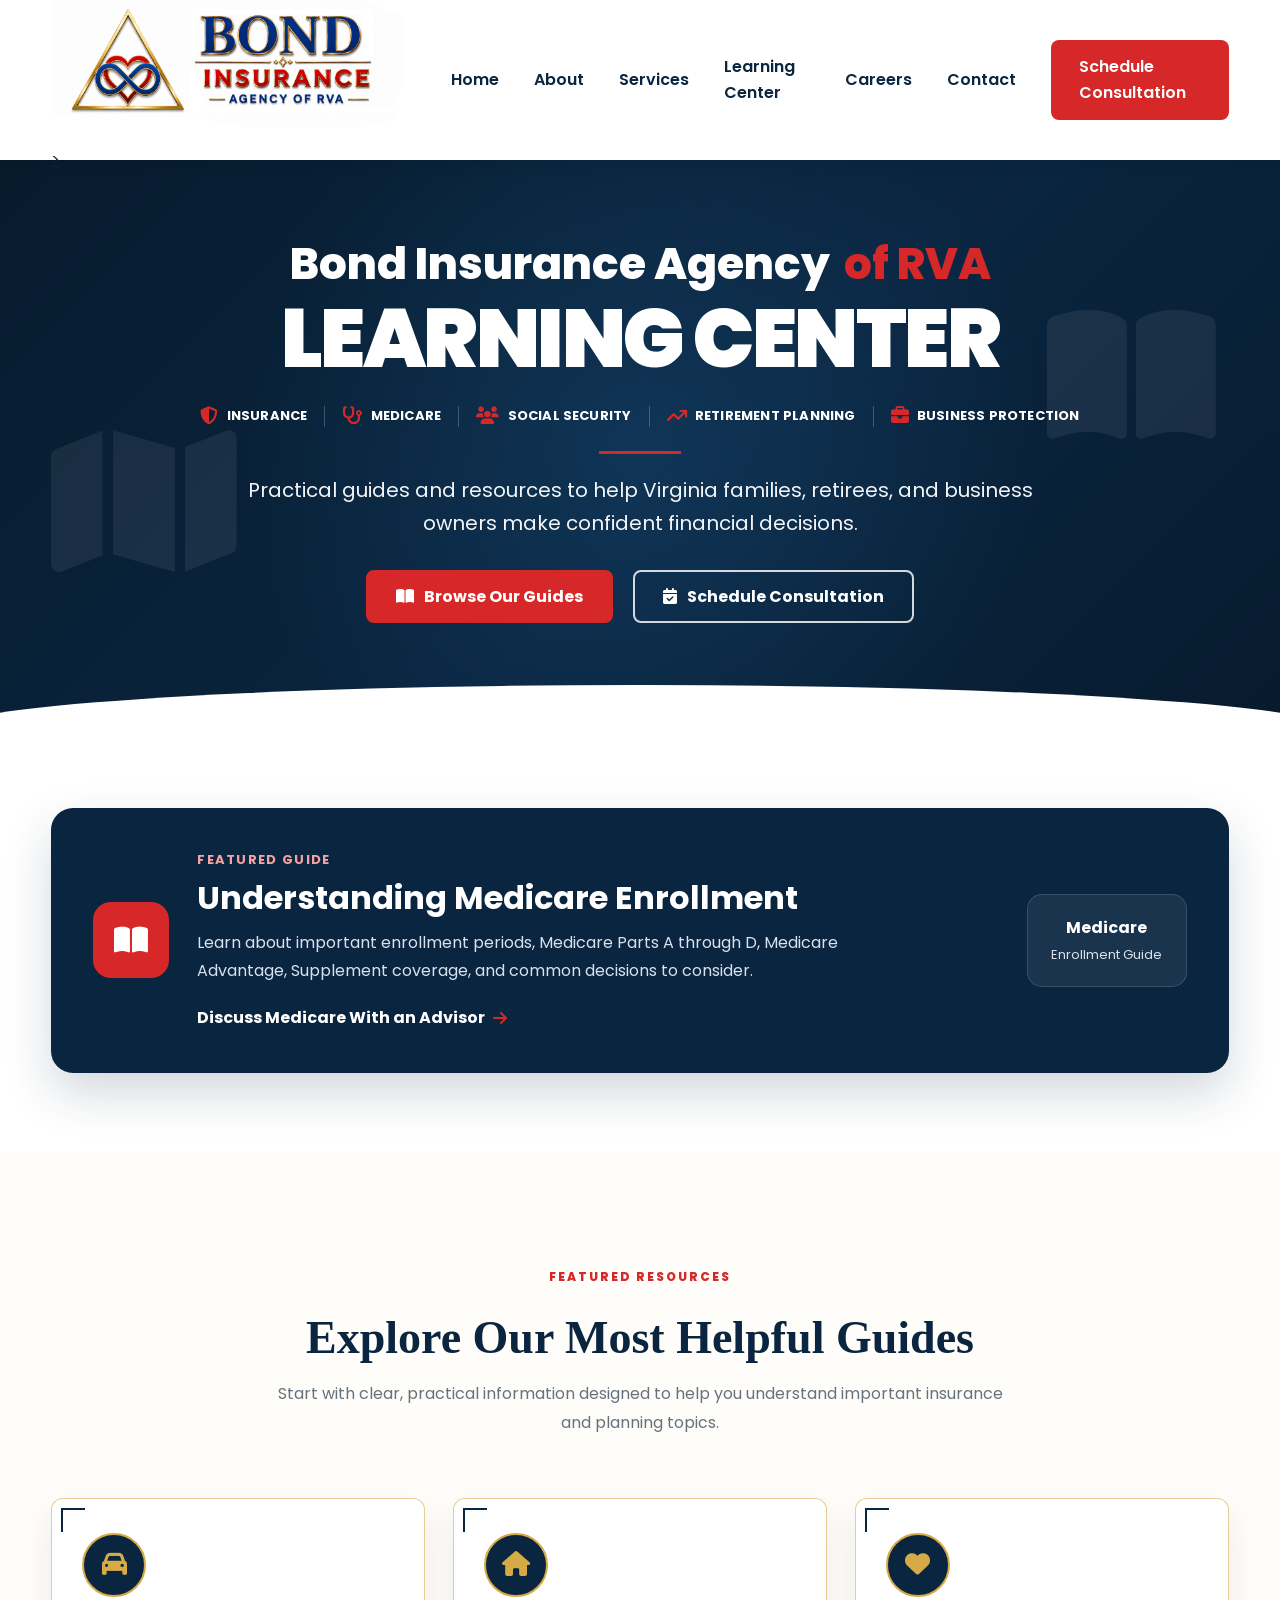
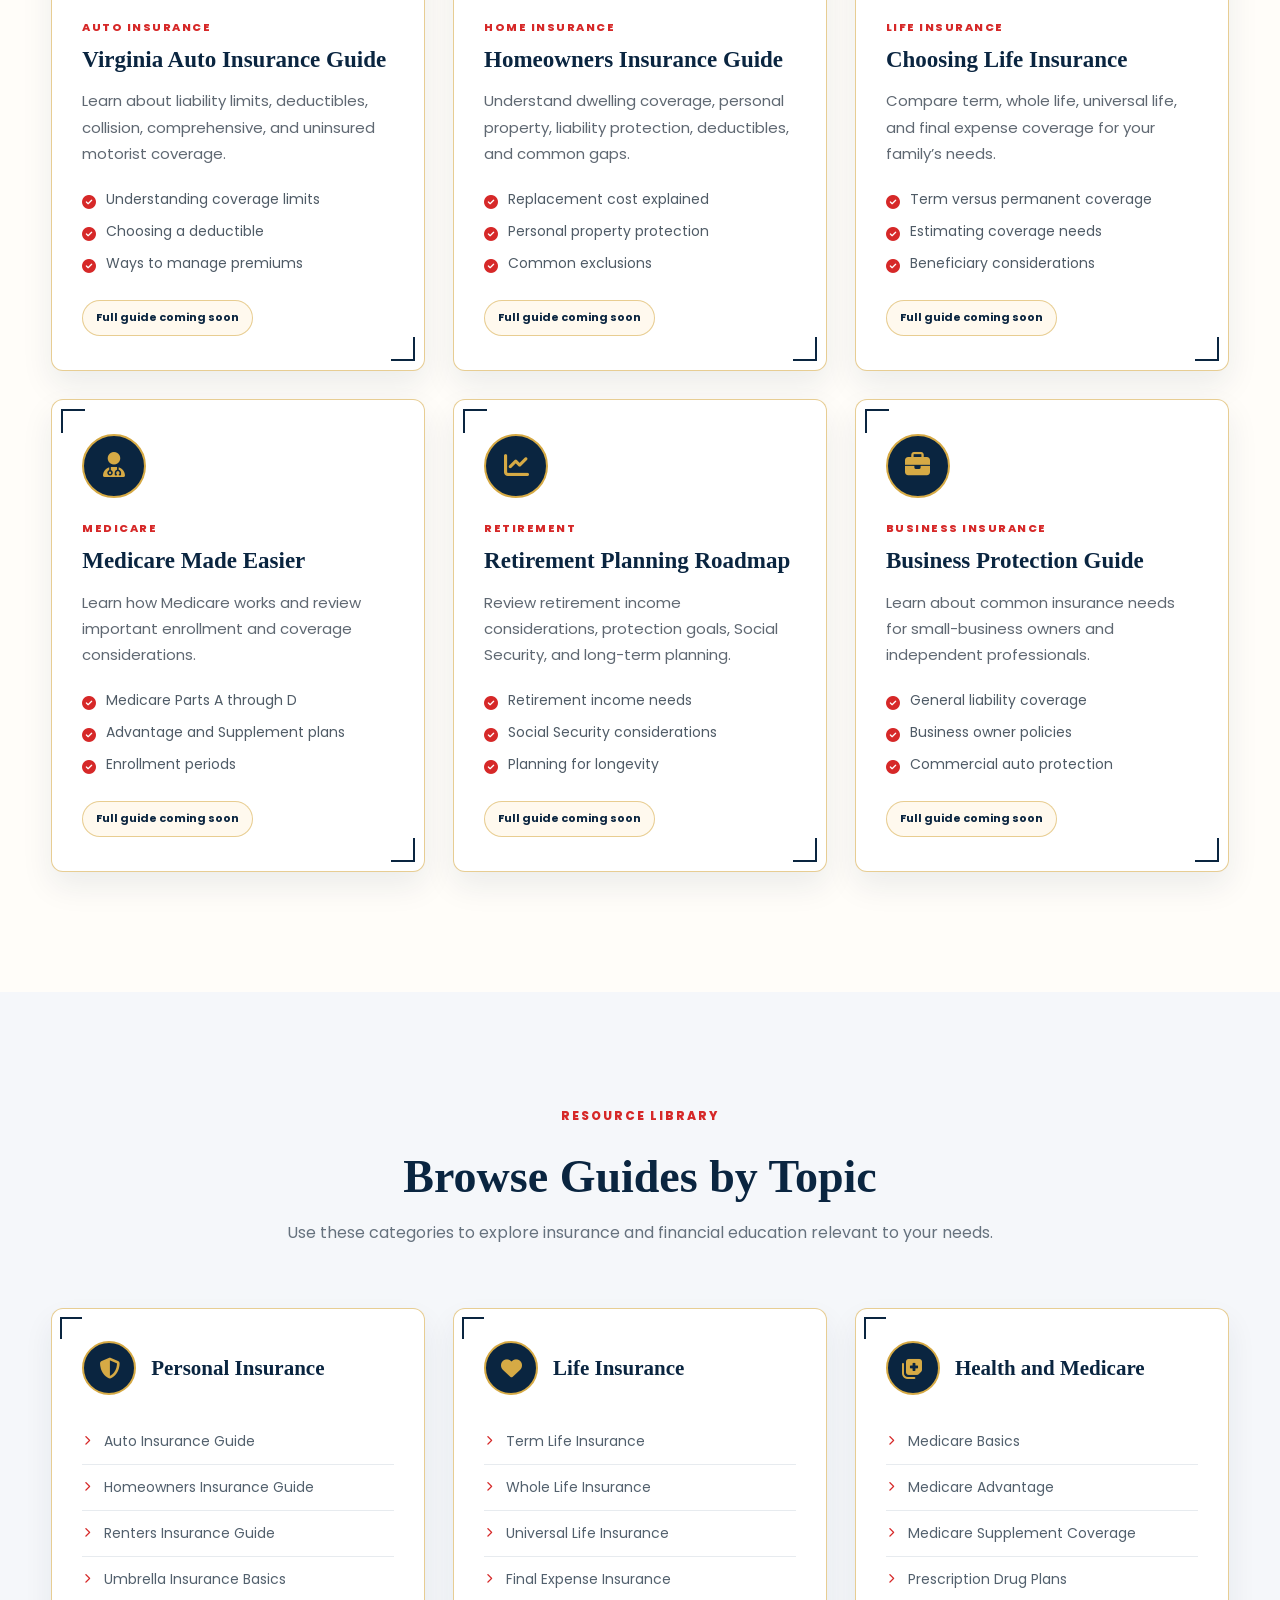
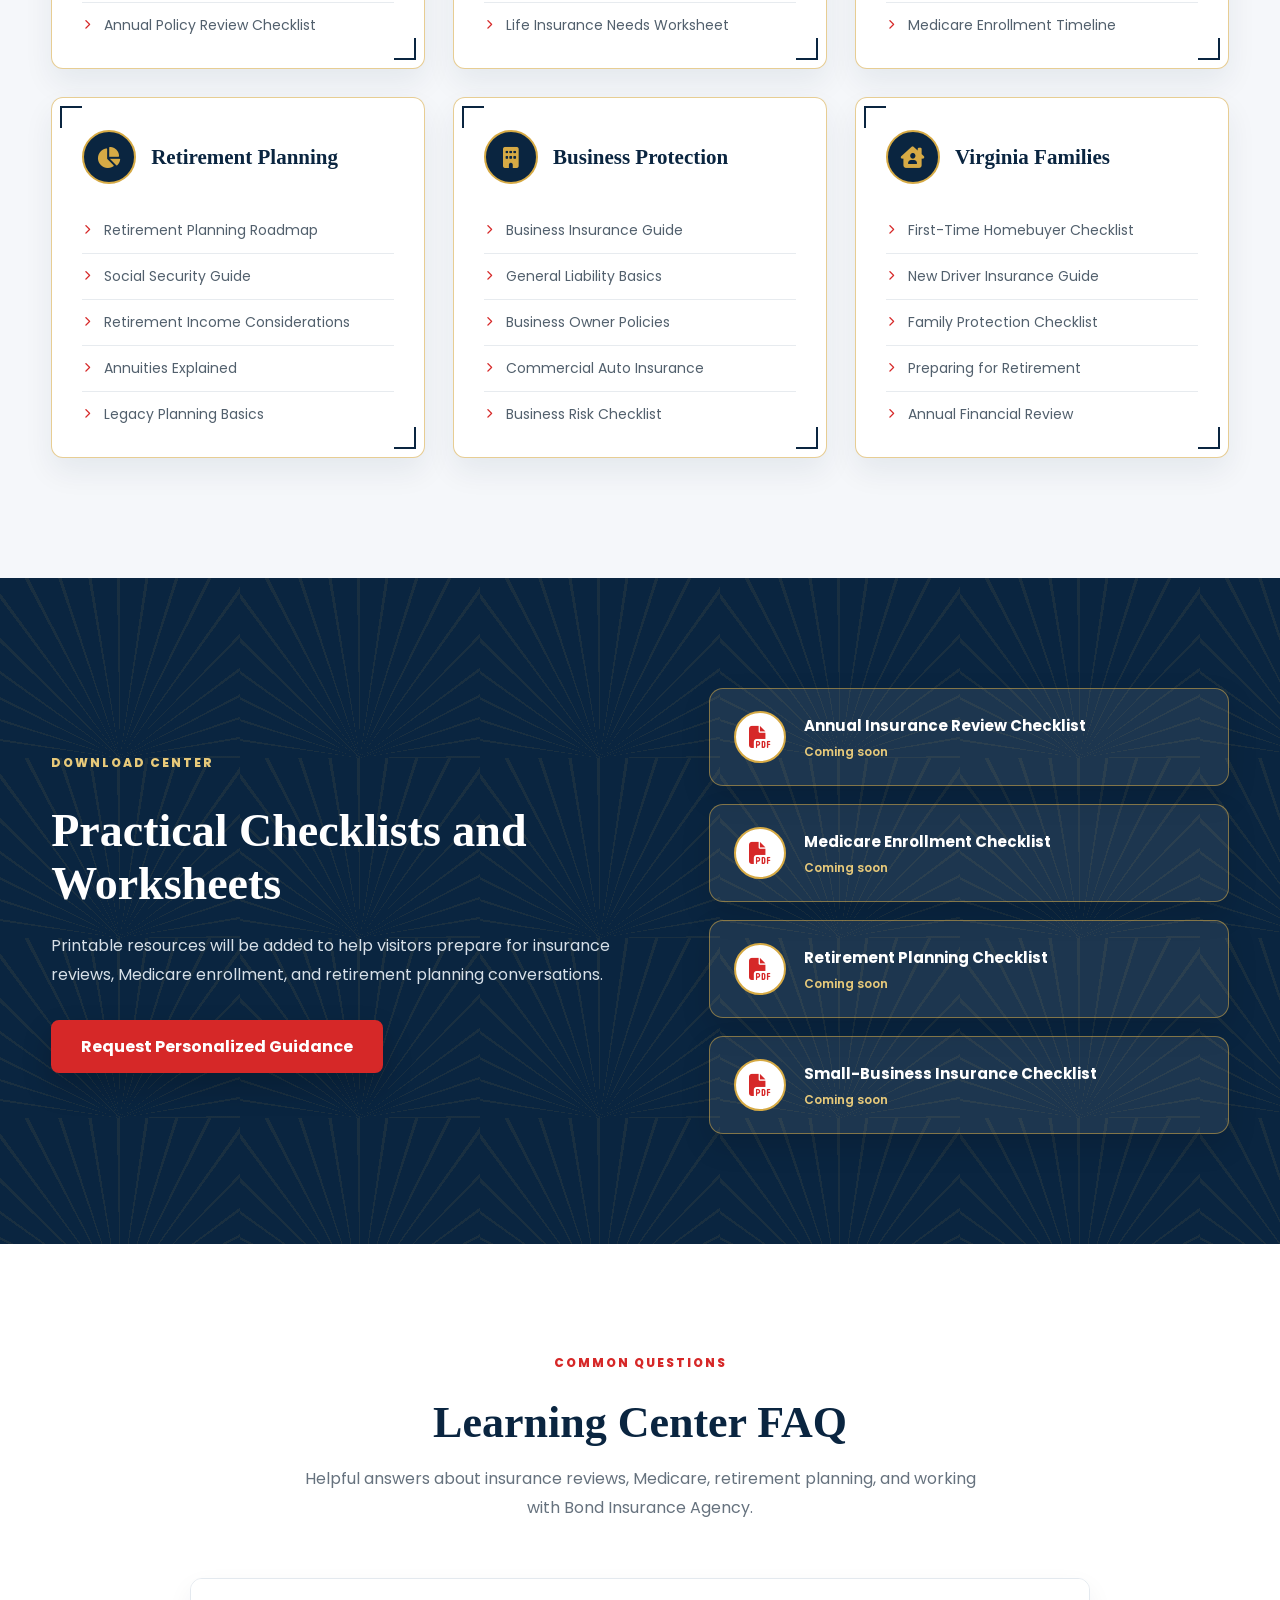
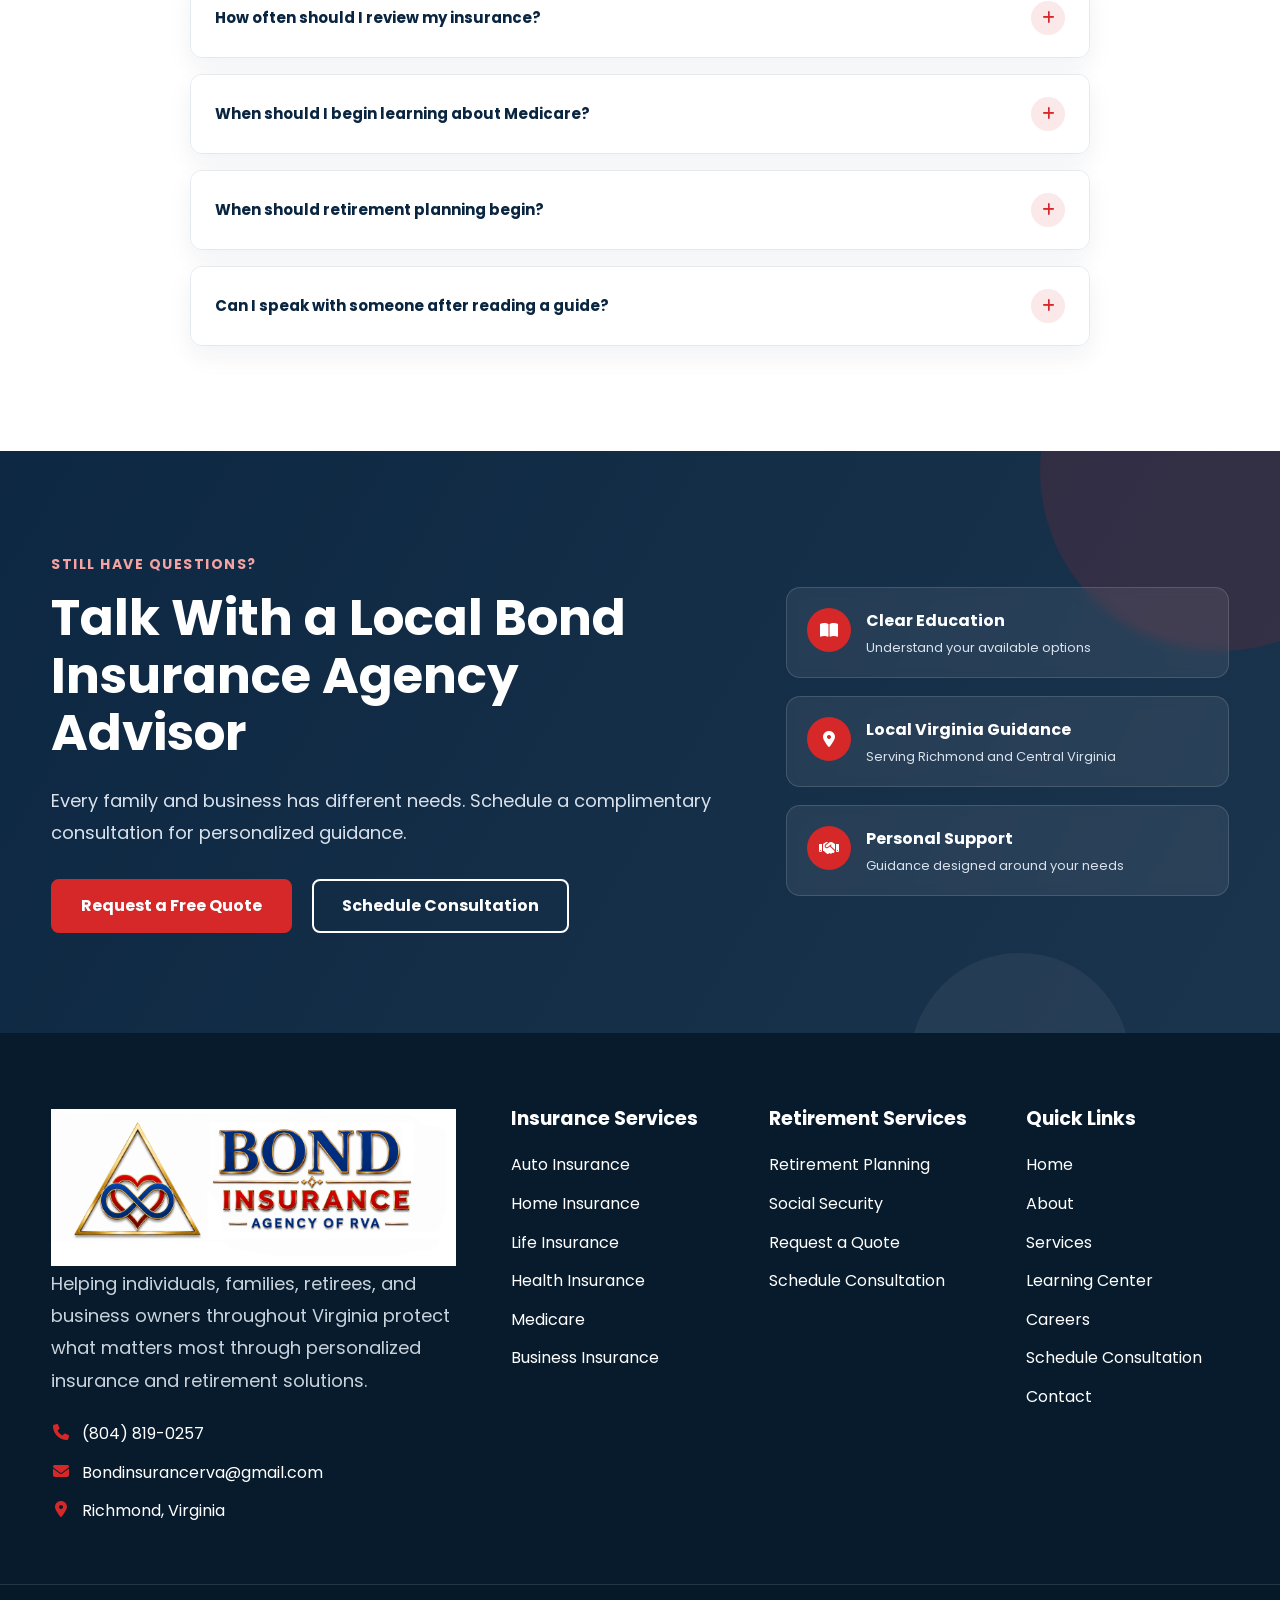
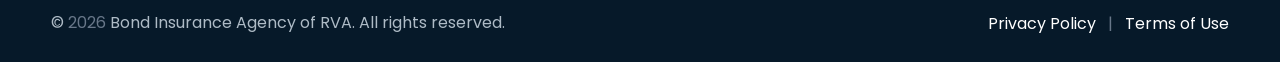
<file: learningcenter.html>
<!DOCTYPE html>
<html lang="en">

<head>

    <meta charset="UTF-8">

    <meta
        name="viewport"
        content="width=device-width, initial-scale=1.0"
    >

    <meta
        name="description"
        content="Explore Bond Insurance Agency educational guides about insurance, Medicare, Social Security, retirement planning, and business protection."
    >

    <title>Learning Center & Resource Guides | Bond Insurance Agency</title>

    <link rel="stylesheet" href="css/style.css">
<link rel="stylesheet" href="css/layout.css">
<link rel="stylesheet" href="css/deco.css">
<link rel="stylesheet" href="css/hero.css">
<link rel="stylesheet" href="css/portrait.css">
<link rel="stylesheet" href="css/advisor.css">
<link rel="stylesheet" href="css/services.css">
<link rel="stylesheet" href="css/home-sections.css">

<!-- LEARNING CENTER -->
<link rel="stylesheet" href="css/learning.css">

<link rel="stylesheet" href="css/footer.css">
<link rel="stylesheet" href="css/animations.css">

<!-- RESPONSIVE LAST -->
<link rel="stylesheet" href="css/responsive.css">

    <link rel="preconnect" href="https://fonts.googleapis.com">

    <link
        rel="preconnect"
        href="https://fonts.gstatic.com"
        crossorigin
    >

    <link
        href="https://fonts.googleapis.com/css2?family=Poppins:wght@300;400;500;600;700;800&display=swap"
        rel="stylesheet"
    >

    <link
        rel="stylesheet"
        href="https://cdnjs.cloudflare.com/ajax/libs/font-awesome/6.6.0/css/all.min.css"
    >

</head>

<body>

    <!-- HEADER -->

    <header>

        <div class="container nav">

            <a href="index.html" aria-label="Bond Insurance Agency of RVA Home">

                <img
        
    src="images/logo1.png"
    class="logo"
    alt="Bond Insurance Agency of RVA"
>
                >

            </a>

            <button
                class="menu-toggle"
                type="button"
                aria-label="Open navigation menu"
                aria-expanded="false"
            >
                <i class="fas fa-bars" aria-hidden="true"></i>
            </button>

            <nav class="nav-menu" aria-label="Primary navigation">

                <a href="index.html">Home</a>
                <a href="about.html">About</a>
                <a href="services.html">Services</a>

                <a
                    href="learningcenter.html"
                    aria-current="page">Learning Center</a>
            
                <a href="careers.html">Careers</a>

                <a href="contact.html">Contact</a>

             <a
    href="https://calendly.com/financialrva"
    class="quote-button"
    target="_blank"
    rel="noopener noreferrer"
>
    Schedule Consultation
</a>

            </nav>

        </div>

    </header>

    <main>

        <!-- LEARNING CENTER HERO -->

<section class="learning-hero">

    <div class="learning-hero-decoration learning-map" aria-hidden="true">
        <i class="fas fa-map"></i>
    </div>

    <div class="learning-hero-decoration learning-book" aria-hidden="true">
        <i class="fas fa-book-open"></i>
    </div>

    <div class="container learning-hero-content">

     <div class="learning-brand-line">
    <span class="learning-brand-financial">Bond Insurance Agency</span>
    <span class="learning-brand-rva">of RVA</span>
</div>

<h1>Learning Center</h1>



        <div class="learning-topics">

            <span>
                <i class="fas fa-shield-halved" aria-hidden="true"></i>
                Insurance
            </span>

            <span>
                <i class="fas fa-stethoscope" aria-hidden="true"></i>
                Medicare
            </span>

            <span>
                <i class="fas fa-users" aria-hidden="true"></i>
                Social Security
            </span>

            <span>
                <i class="fas fa-arrow-trend-up" aria-hidden="true"></i>
                Retirement Planning
            </span>

            <span>
                <i class="fas fa-briefcase" aria-hidden="true"></i>
                Business Protection
            </span>

        </div>

        <div class="learning-hero-divider" aria-hidden="true"></div>

        <p>
            Practical guides and resources to help Virginia families,
            retirees, and business owners make confident financial decisions.
        </p>

        <div class="learning-hero-actions">

            <a href="#featured-guides" class="primary-btn">
                <i class="fas fa-book-open" aria-hidden="true"></i>
                Browse Our Guides
            </a>

            <a
                href="https://calendly.com/financialrva"
                class="secondary-btn learning-secondary-btn"
                target="_blank"
                rel="noopener noreferrer"
            >
                <i class="fas fa-calendar-check" aria-hidden="true"></i>
                Schedule Consultation
            </a>

        </div>

    </div>

</section>

        <!-- FEATURED GUIDE -->

        <section class="featured-guide-section">

            <div class="container">

                <article class="featured-guide">

                    <div class="featured-guide-icon">

                        <i
                            class="fas fa-book-open"
                            aria-hidden="true"
                        ></i>

                    </div>

                    <div class="featured-guide-content">

                        <span class="guide-eyebrow">
                            Featured Guide
                        </span>

                        <h2>
                            Understanding Medicare Enrollment
                        </h2>

                        <p>
                            Learn about important enrollment periods, Medicare
                            Parts A through D, Medicare Advantage, Supplement
                            coverage, and common decisions to consider.
                        </p>

                        <a
                            href="https://calendly.com/financialrva"
                            class="guide-link"
                            target="_blank"
                            rel="noopener noreferrer"
                        >
                            Discuss Medicare With an Advisor

                            <i
                                class="fas fa-arrow-right"
                                aria-hidden="true"
                            ></i>
                        </a>

                    </div>

                    <div class="featured-guide-label">

                        <strong>Medicare</strong>
                        <span>Enrollment Guide</span>

                    </div>

                </article>

            </div>

        </section>

        <!-- FEATURED GUIDES -->

        <section
            class="learning-guides-section"
            id="featured-guides"
        >

            <div class="container">

                <div class="section-title">

                    <span class="section-label">
                        Featured Resources
                    </span>

                    <h2>Explore Our Most Helpful Guides</h2>

                    <p>
                        Start with clear, practical information designed to help
                        you understand important insurance and planning topics.
                    </p>

                </div>

                <div class="learning-guide-grid">

                    <!-- AUTO -->

                    <article class="learning-guide-card">

                        <div class="learning-guide-icon">

                            <i
                                class="fas fa-car"
                                aria-hidden="true"
                            ></i>

                        </div>

                        <span class="guide-category">
                            Auto Insurance
                        </span>

                        <h3>Virginia Auto Insurance Guide</h3>

                        <p>
                            Learn about liability limits, deductibles, collision,
                            comprehensive, and uninsured motorist coverage.
                        </p>

                        <ul>
                            <li>Understanding coverage limits</li>
                            <li>Choosing a deductible</li>
                            <li>Ways to manage premiums</li>
                        </ul>

                        <span class="guide-status">
                            Full guide coming soon
                        </span>

                    </article>

                    <!-- HOME -->

                    <article class="learning-guide-card">

                        <div class="learning-guide-icon">

                            <i
                                class="fas fa-house"
                                aria-hidden="true"
                            ></i>

                        </div>

                        <span class="guide-category">
                            Home Insurance
                        </span>

                        <h3>Homeowners Insurance Guide</h3>

                        <p>
                            Understand dwelling coverage, personal property,
                            liability protection, deductibles, and common gaps.
                        </p>

                        <ul>
                            <li>Replacement cost explained</li>
                            <li>Personal property protection</li>
                            <li>Common exclusions</li>
                        </ul>

                        <span class="guide-status">
                            Full guide coming soon
                        </span>

                    </article>

                    <!-- LIFE -->

                    <article class="learning-guide-card">

                        <div class="learning-guide-icon">

                            <i
                                class="fas fa-heart"
                                aria-hidden="true"
                            ></i>

                        </div>

                        <span class="guide-category">
                            Life Insurance
                        </span>

                        <h3>Choosing Life Insurance</h3>

                        <p>
                            Compare term, whole life, universal life, and final
                            expense coverage for your family’s needs.
                        </p>

                        <ul>
                            <li>Term versus permanent coverage</li>
                            <li>Estimating coverage needs</li>
                            <li>Beneficiary considerations</li>
                        </ul>

                        <span class="guide-status">
                            Full guide coming soon
                        </span>

                    </article>

                    <!-- MEDICARE -->

                    <article class="learning-guide-card">

                        <div class="learning-guide-icon">

                            <i
                                class="fas fa-user-doctor"
                                aria-hidden="true"
                            ></i>

                        </div>

                        <span class="guide-category">
                            Medicare
                        </span>

                        <h3>Medicare Made Easier</h3>

                        <p>
                            Learn how Medicare works and review important
                            enrollment and coverage considerations.
                        </p>

                        <ul>
                            <li>Medicare Parts A through D</li>
                            <li>Advantage and Supplement plans</li>
                            <li>Enrollment periods</li>
                        </ul>

                        <span class="guide-status">
                            Full guide coming soon
                        </span>

                    </article>

                    <!-- RETIREMENT -->

                    <article class="learning-guide-card">

                        <div class="learning-guide-icon">

                            <i
                                class="fas fa-chart-line"
                                aria-hidden="true"
                            ></i>

                        </div>

                        <span class="guide-category">
                            Retirement
                        </span>

                        <h3>Retirement Planning Roadmap</h3>

                        <p>
                            Review retirement income considerations, protection
                            goals, Social Security, and long-term planning.
                        </p>

                        <ul>
                            <li>Retirement income needs</li>
                            <li>Social Security considerations</li>
                            <li>Planning for longevity</li>
                        </ul>

                        <span class="guide-status">
                            Full guide coming soon
                        </span>

                    </article>

                    <!-- BUSINESS -->

                    <article class="learning-guide-card">

                        <div class="learning-guide-icon">

                            <i
                                class="fas fa-briefcase"
                                aria-hidden="true"
                            ></i>

                        </div>

                        <span class="guide-category">
                            Business Insurance
                        </span>

                        <h3>Business Protection Guide</h3>

                        <p>
                            Learn about common insurance needs for small-business
                            owners and independent professionals.
                        </p>

                        <ul>
                            <li>General liability coverage</li>
                            <li>Business owner policies</li>
                            <li>Commercial auto protection</li>
                        </ul>

                        <span class="guide-status">
                            Full guide coming soon
                        </span>

                    </article>

                </div>

            </div>

        </section>

        <!-- RESOURCE LIBRARY -->

        <section class="resource-library-section">

            <div class="container">

                <div class="section-title">

                    <span class="section-label">
                        Resource Library
                    </span>

                    <h2>Browse Guides by Topic</h2>

                    <p>
                        Use these categories to explore insurance and financial
                        education relevant to your needs.
                    </p>

                </div>

                <div class="resource-category-grid">

                    <article class="resource-category-card">

                        <div class="resource-category-heading">

                            <i
                                class="fas fa-shield-halved"
                                aria-hidden="true"
                            ></i>

                            <h3>Personal Insurance</h3>

                        </div>

                        <ul>
                            <li>Auto Insurance Guide</li>
                            <li>Homeowners Insurance Guide</li>
                            <li>Renters Insurance Guide</li>
                            <li>Umbrella Insurance Basics</li>
                            <li>Annual Policy Review Checklist</li>
                        </ul>

                    </article>

                    <article class="resource-category-card">

                        <div class="resource-category-heading">

                            <i
                                class="fas fa-heart"
                                aria-hidden="true"
                            ></i>

                            <h3>Life Insurance</h3>

                        </div>

                        <ul>
                            <li>Term Life Insurance</li>
                            <li>Whole Life Insurance</li>
                            <li>Universal Life Insurance</li>
                            <li>Final Expense Insurance</li>
                            <li>Life Insurance Needs Worksheet</li>
                        </ul>

                    </article>

                    <article class="resource-category-card">

                        <div class="resource-category-heading">

                            <i
                                class="fas fa-notes-medical"
                                aria-hidden="true"
                            ></i>

                            <h3>Health and Medicare</h3>

                        </div>

                        <ul>
                            <li>Medicare Basics</li>
                            <li>Medicare Advantage</li>
                            <li>Medicare Supplement Coverage</li>
                            <li>Prescription Drug Plans</li>
                            <li>Medicare Enrollment Timeline</li>
                        </ul>

                    </article>

                    <article class="resource-category-card">

                        <div class="resource-category-heading">

                            <i
                                class="fas fa-chart-pie"
                                aria-hidden="true"
                            ></i>

                            <h3>Retirement Planning</h3>

                        </div>

                        <ul>
                            <li>Retirement Planning Roadmap</li>
                            <li>Social Security Guide</li>
                            <li>Retirement Income Considerations</li>
                            <li>Annuities Explained</li>
                            <li>Legacy Planning Basics</li>
                        </ul>

                    </article>

                    <article class="resource-category-card">

                        <div class="resource-category-heading">

                            <i
                                class="fas fa-building"
                                aria-hidden="true"
                            ></i>

                            <h3>Business Protection</h3>

                        </div>

                        <ul>
                            <li>Business Insurance Guide</li>
                            <li>General Liability Basics</li>
                            <li>Business Owner Policies</li>
                            <li>Commercial Auto Insurance</li>
                            <li>Business Risk Checklist</li>
                        </ul>

                    </article>

                    <article class="resource-category-card">

                        <div class="resource-category-heading">

                            <i
                                class="fas fa-house-chimney-user"
                                aria-hidden="true"
                            ></i>

                            <h3>Virginia Families</h3>

                        </div>

                        <ul>
                            <li>First-Time Homebuyer Checklist</li>
                            <li>New Driver Insurance Guide</li>
                            <li>Family Protection Checklist</li>
                            <li>Preparing for Retirement</li>
                            <li>Annual Financial Review</li>
                        </ul>

                    </article>

                </div>

            </div>

        </section>

        <!-- DOWNLOAD CENTER -->

        <section class="download-center-section">

            <div class="container download-center-grid">

                <div class="download-center-content">

                    <span class="section-label">
                        Download Center
                    </span>

                    <h2>Practical Checklists and Worksheets</h2>

                    <p>
                        Printable resources will be added to help visitors prepare
                        for insurance reviews, Medicare enrollment, and retirement
                        planning conversations.
                    </p>

                    <a
                        href="https://calendly.com/financialrva"
                        class="primary-btn"
                        target="_blank"
                        rel="noopener noreferrer"
                    >
                        Request Personalized Guidance
                    </a>

                </div>

                <div class="download-list">

                    <div class="download-item">

                        <i
                            class="fas fa-file-pdf"
                            aria-hidden="true"
                        ></i>

                        <div>
                            <strong>Annual Insurance Review Checklist</strong>
                            <span>Coming soon</span>
                        </div>

                    </div>

                    <div class="download-item">

                        <i
                            class="fas fa-file-pdf"
                            aria-hidden="true"
                        ></i>

                        <div>
                            <strong>Medicare Enrollment Checklist</strong>
                            <span>Coming soon</span>
                        </div>

                    </div>

                    <div class="download-item">

                        <i
                            class="fas fa-file-pdf"
                            aria-hidden="true"
                        ></i>

                        <div>
                            <strong>Retirement Planning Checklist</strong>
                            <span>Coming soon</span>
                        </div>

                    </div>

                    <div class="download-item">

                        <i
                            class="fas fa-file-pdf"
                            aria-hidden="true"
                        ></i>

                        <div>
                            <strong>Small-Business Insurance Checklist</strong>
                            <span>Coming soon</span>
                        </div>

                    </div>

                </div>

            </div>

        </section>

        <!-- FAQ -->

        <section class="faq learning-faq">

            <div class="container">

                <div class="section-title">

                    <span class="section-label">
                        Common Questions
                    </span>

                    <h2>Learning Center FAQ</h2>

                    <p>
                        Helpful answers about insurance reviews, Medicare,
                        retirement planning, and working with Bond Insurance Agency.
                    </p>

                </div>

                <div class="faq-container">

                    <article class="faq-item">

                        <button
                            class="faq-question"
                            type="button"
                            aria-expanded="false"
                        >
                            <span>
                                How often should I review my insurance?
                            </span>

                            <i
                                class="fas fa-plus"
                                aria-hidden="true"
                            ></i>
                        </button>

                        <div class="faq-answer">

                            <p>
                                Consider reviewing your coverage at least annually
                                and after major life changes such as purchasing a
                                home, starting a business, marriage, retirement, or
                                adding a new driver.
                            </p>

                        </div>

                    </article>

                    <article class="faq-item">

                        <button
                            class="faq-question"
                            type="button"
                            aria-expanded="false"
                        >
                            <span>
                                When should I begin learning about Medicare?
                            </span>

                            <i
                                class="fas fa-plus"
                                aria-hidden="true"
                            ></i>
                        </button>

                        <div class="faq-answer">

                            <p>
                                It is helpful to begin reviewing Medicare several
                                months before becoming eligible so you have time to
                                understand enrollment periods and available choices.
                            </p>

                        </div>

                    </article>

                    <article class="faq-item">

                        <button
                            class="faq-question"
                            type="button"
                            aria-expanded="false"
                        >
                            <span>
                                When should retirement planning begin?
                            </span>

                            <i
                                class="fas fa-plus"
                                aria-hidden="true"
                            ></i>
                        </button>

                        <div class="faq-answer">

                            <p>
                                Retirement planning can begin at any age. Starting
                                earlier may provide more time to prepare, but it is
                                never too late to review your goals and options.
                            </p>

                        </div>

                    </article>

                    <article class="faq-item">

                        <button
                            class="faq-question"
                            type="button"
                            aria-expanded="false"
                        >
                            <span>
                                Can I speak with someone after reading a guide?
                            </span>

                            <i
                                class="fas fa-plus"
                                aria-hidden="true"
                            ></i>
                        </button>

                        <div class="faq-answer">

                            <p>
                                Yes. Bond Insurance Agency offers complimentary
                                consultations for visitors who would like
                                personalized guidance based on their situation.
                            </p>

                        </div>

                    </article>

                </div>

            </div>

        </section>

        <!-- FINAL CTA -->

        <section class="cta-section premium-cta">

            <div class="container cta-grid">

                <div class="cta-content">

                    <span class="section-label">
                        Still Have Questions?
                    </span>

                    <h2>Talk With a Local Bond Insurance Agency Advisor</h2>

                    <p>
                        Every family and business has different needs. Schedule a
                        complimentary consultation for personalized guidance.
                    </p>

                    <div class="cta-buttons">

                        <a href="quote.html" class="primary-btn">
                            Request a Free Quote
                        </a>

                        <a
                            href="https://calendly.com/financialrva"
                            class="secondary-btn"
                            target="_blank"
                            rel="noopener noreferrer"
                        >
                            Schedule Consultation
                        </a>

                    </div>

                </div>

                <div class="cta-trust">

                    <div class="cta-trust-item">

                        <i
                            class="fas fa-book-open"
                            aria-hidden="true"
                        ></i>

                        <div>
                            <strong>Clear Education</strong>
                            <span>Understand your available options</span>
                        </div>

                    </div>

                    <div class="cta-trust-item">

                        <i
                            class="fas fa-location-dot"
                            aria-hidden="true"
                        ></i>

                        <div>
                            <strong>Local Virginia Guidance</strong>
                            <span>Serving Richmond and Central Virginia</span>
                        </div>

                    </div>

                    <div class="cta-trust-item">

                        <i
                            class="fas fa-handshake"
                            aria-hidden="true"
                        ></i>

                        <div>
                            <strong>Personal Support</strong>
                            <span>Guidance designed around your needs</span>
                        </div>

                    </div>

                </div>

            </div>

        </section>

    </main>

    <!-- GLOBAL FOOTER -->

    <footer class="site-footer">

        <div class="container footer-grid">

            <div class="footer-about">

                <img
    src="images/logo1.png"
    class="logo"
    alt="Bond Insurance Agency of RVA"
>

                <p>
                    Helping individuals, families, retirees, and business owners
                    throughout Virginia protect what matters most through
                    personalized insurance and retirement solutions.
                </p>

                <div class="footer-contact">

                    <p>
                        <i class="fas fa-phone" aria-hidden="true"></i>

                        <a href="tel:8048190257">
                            (804) 819-0257
                        </a>
                    </p>

                    <p>
                        <i class="fas fa-envelope" aria-hidden="true"></i>

                        <a href="mailto:Bondinsurancerva@gmail.com">
                            Bondinsurancerva@gmail.com
                        </a>
                    </p>

                    <p>
                        <i
                            class="fas fa-location-dot"
                            aria-hidden="true"
                        ></i>

                        <span>Richmond, Virginia</span>
                    </p>

                </div>

            </div>

            <div>

                <h4>Insurance Services</h4>

                <ul>
                    <li><a href="services.html">Auto Insurance</a></li>
                    <li><a href="services.html">Home Insurance</a></li>
                    <li><a href="services.html">Life Insurance</a></li>
                    <li><a href="services.html">Health Insurance</a></li>
                    <li><a href="services.html">Medicare</a></li>
                    <li><a href="services.html">Business Insurance</a></li>
                </ul>

            </div>

            <div>

                <h4>Retirement Services</h4>

                <ul>
                    <li><a href="services.html">Retirement Planning</a></li>
                    <li><a href="services.html">Social Security</a></li>
                    <li><a href="quote.html">Request a Quote</a></li>

                    <li>
                        <a
                            href="https://calendly.com/financialrva"
                            target="_blank"
                            rel="noopener noreferrer"
                        >
                            Schedule Consultation
                        </a>
                    </li>
                </ul>

            </div>

            <div>

                <h4>Quick Links</h4>

                <ul>
                  <li><a href="index.html">Home</a></li>
                    <li><a href="about.html">About</a></li>
                    <li><a href="services.html">Services</a></li>
                    <li><a href="learningcenter.html">Learning Center</a></li>
                    <li><a href="careers.html">Careers</a></li>
                    <li><a href="quote.html">Schedule Consultation</a></li>
                    <li><a href="contact.html">Contact</a></li>
                </ul>

            </div>

        </div>

        <div class="footer-bottom">

            <div class="container footer-bottom-content">

                <p>
                    &copy; <span id="current-year">2026</span> Bond Insurance Agency of RVA.
                    All rights reserved.
                </p>

                <div>
                    <a href="privacy.html">Privacy Policy</a>
                    <span>|</span>
                    <a href="terms.html">Terms of Use</a>
                </div>

            </div>

        </div>

    </footer>

    <!-- MOBILE ACTION BAR -->

    <div class="mobile-action-bar">

        <a href="tel:8048190257">

            <i class="fas fa-phone" aria-hidden="true"></i>
            <span>Call</span>

        </a>

        <a href="quote.html">

            <i
                class="fas fa-file-signature"
                aria-hidden="true"
            ></i>

            <span>Get Quote</span>

        </a>

        <a
            href="https://calendly.com/financialrva"
            target="_blank"
            rel="noopener noreferrer"
        >

            <i
                class="fas fa-calendar-check"
                aria-hidden="true"
            ></i>

            <span>Schedule</span>

        </a>

    </div>

    <script src="js/script.js"></script>

</body>

</html>
</file>
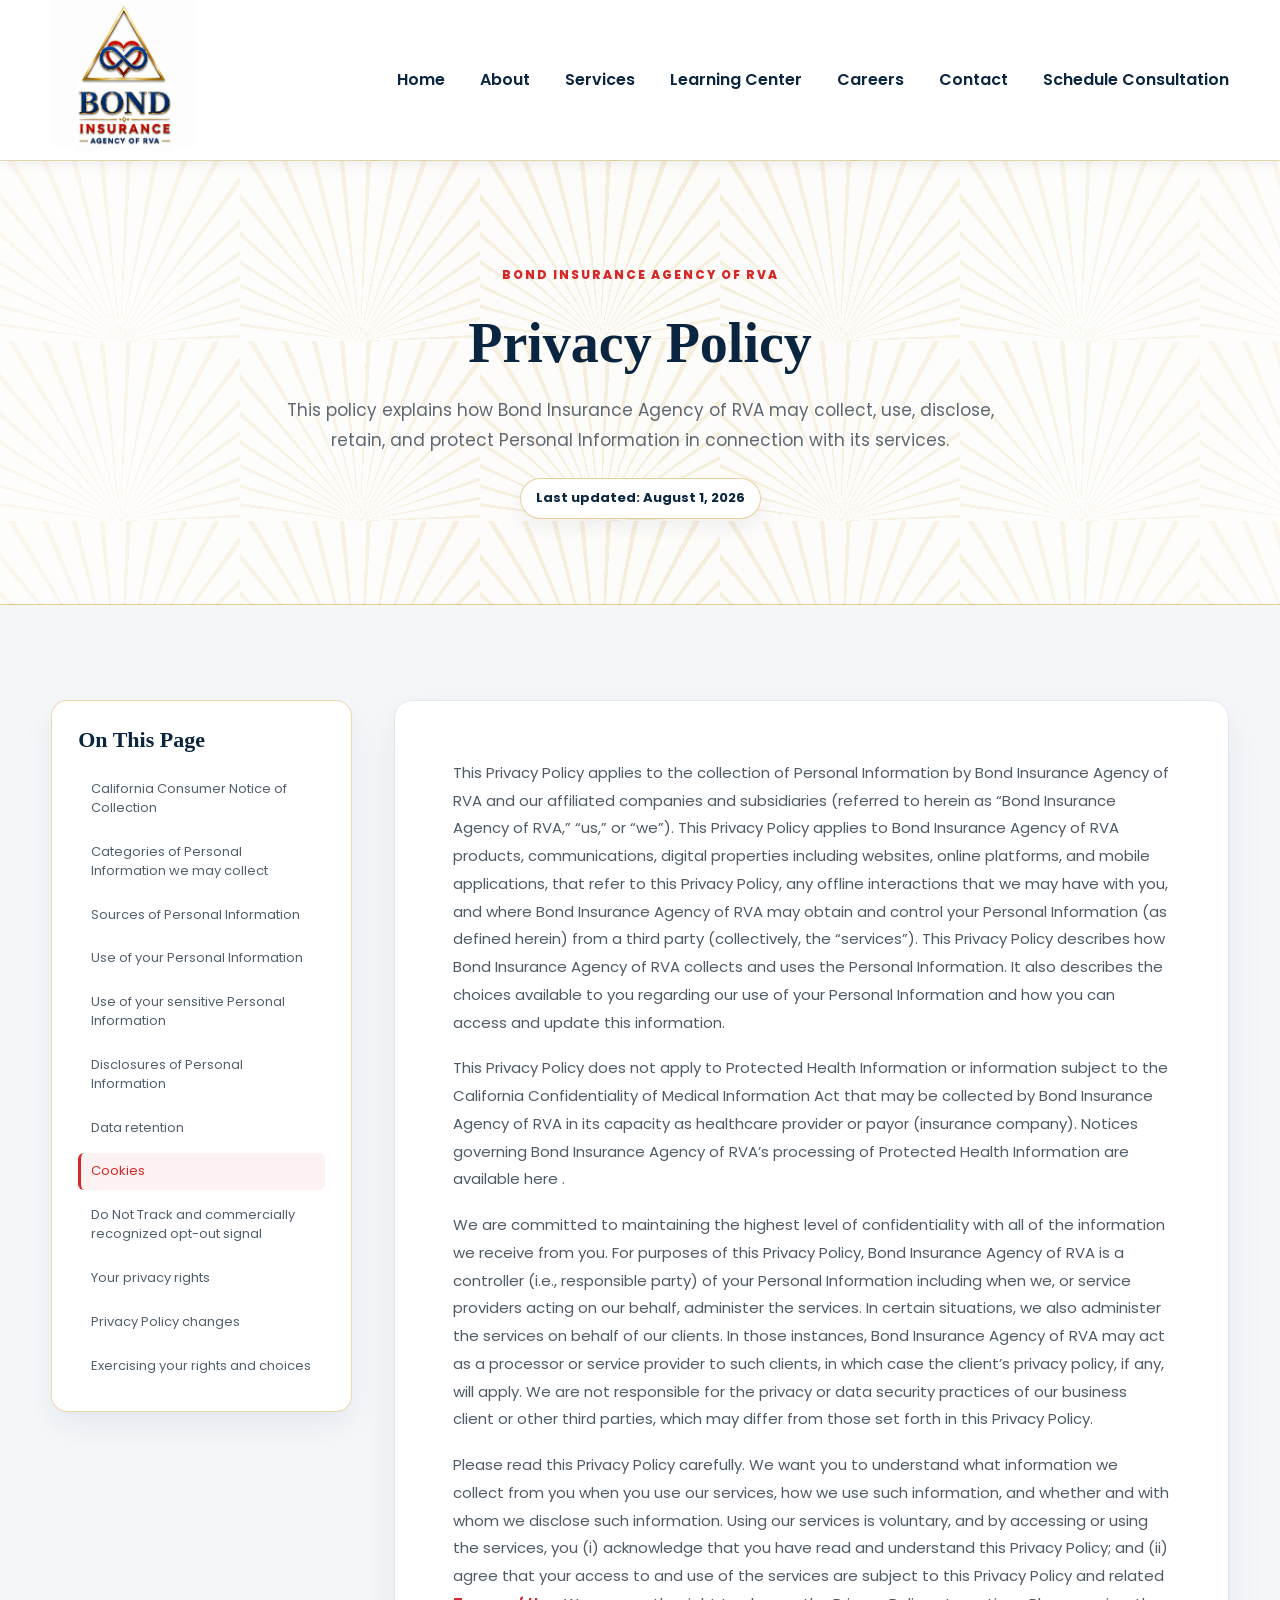
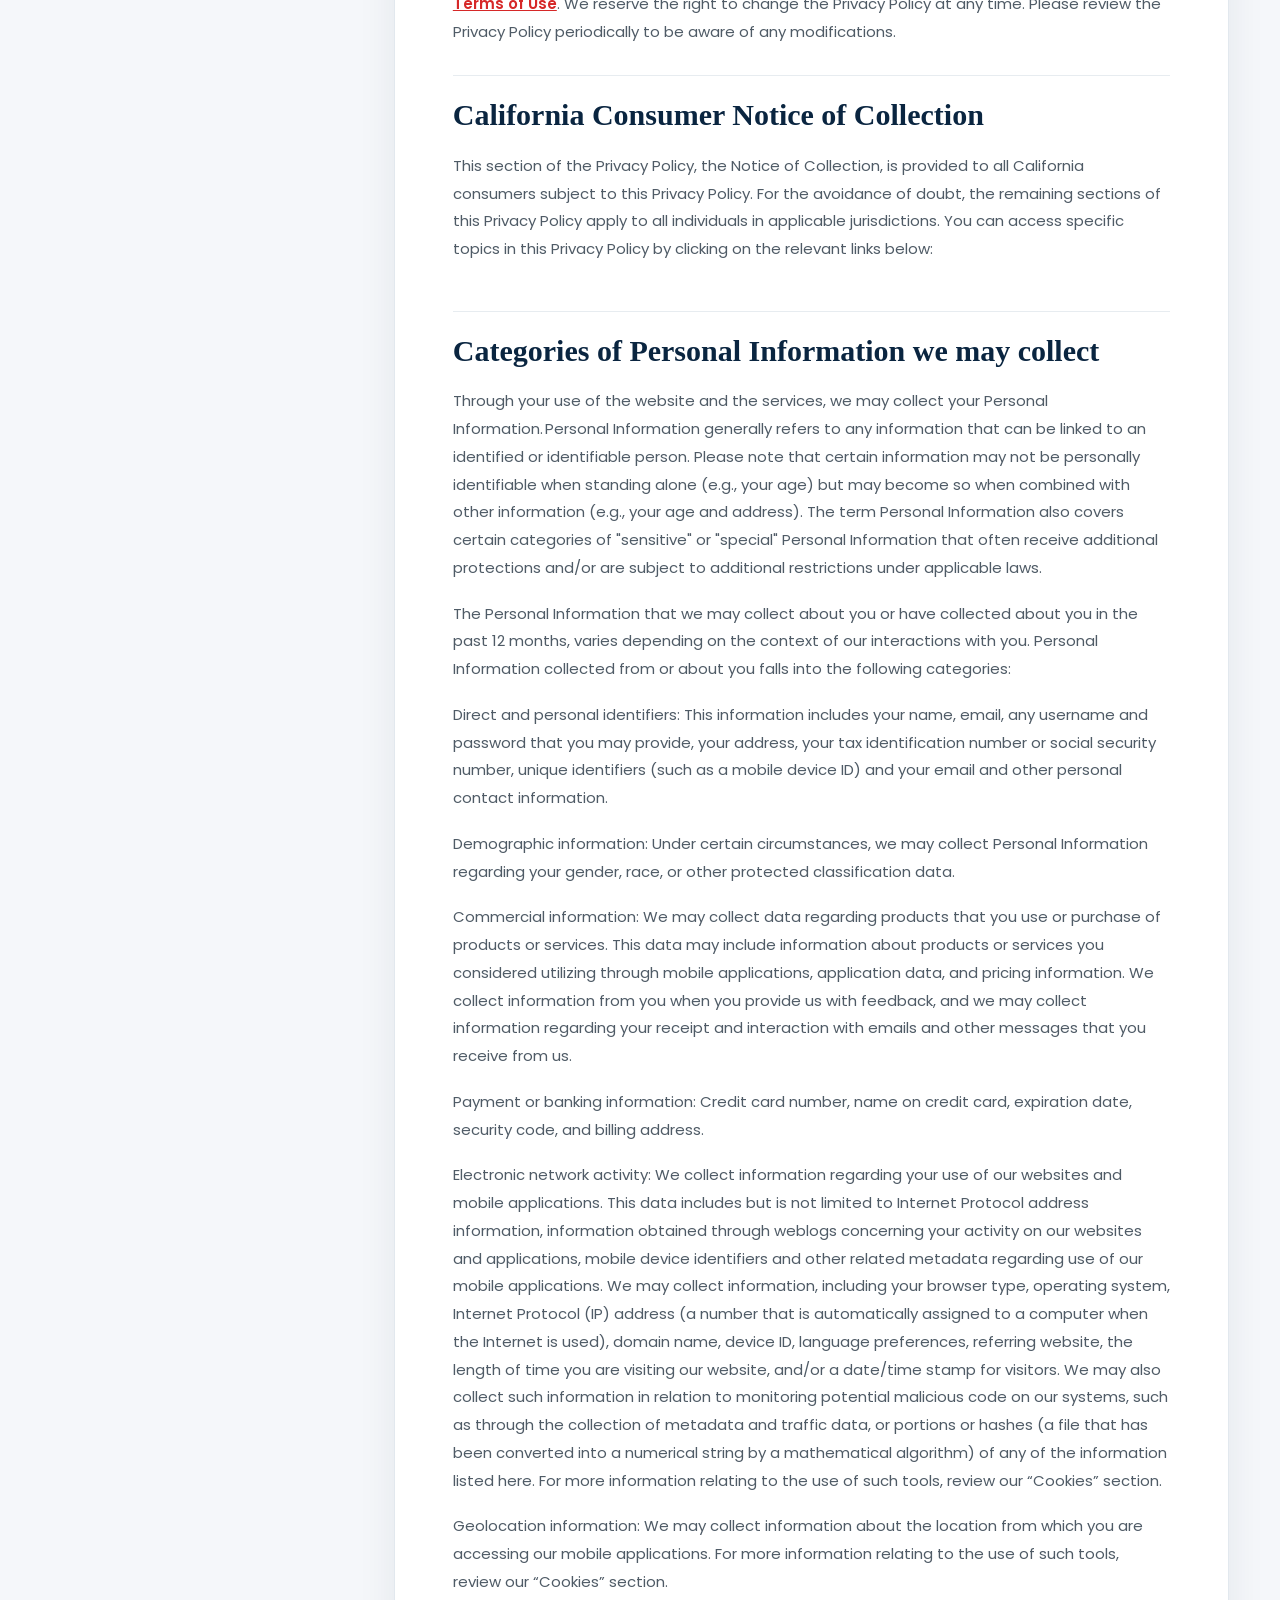
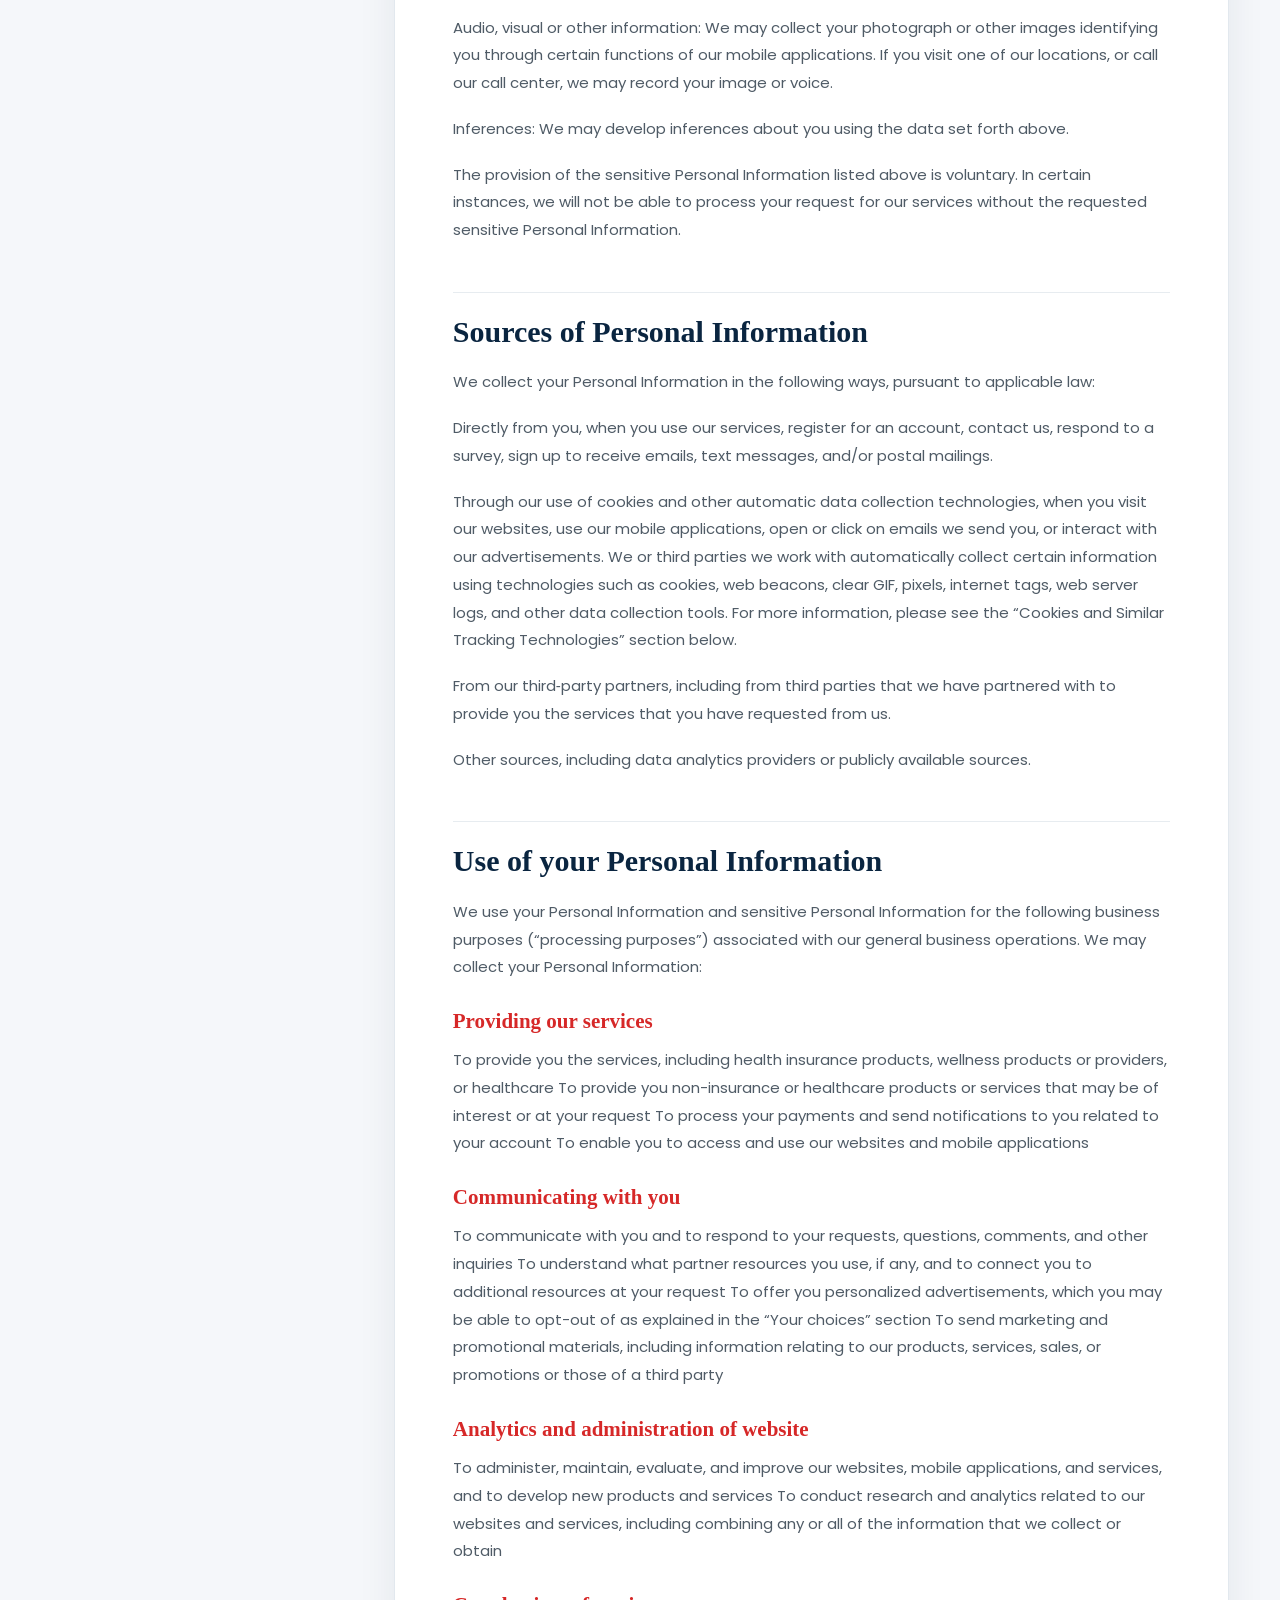
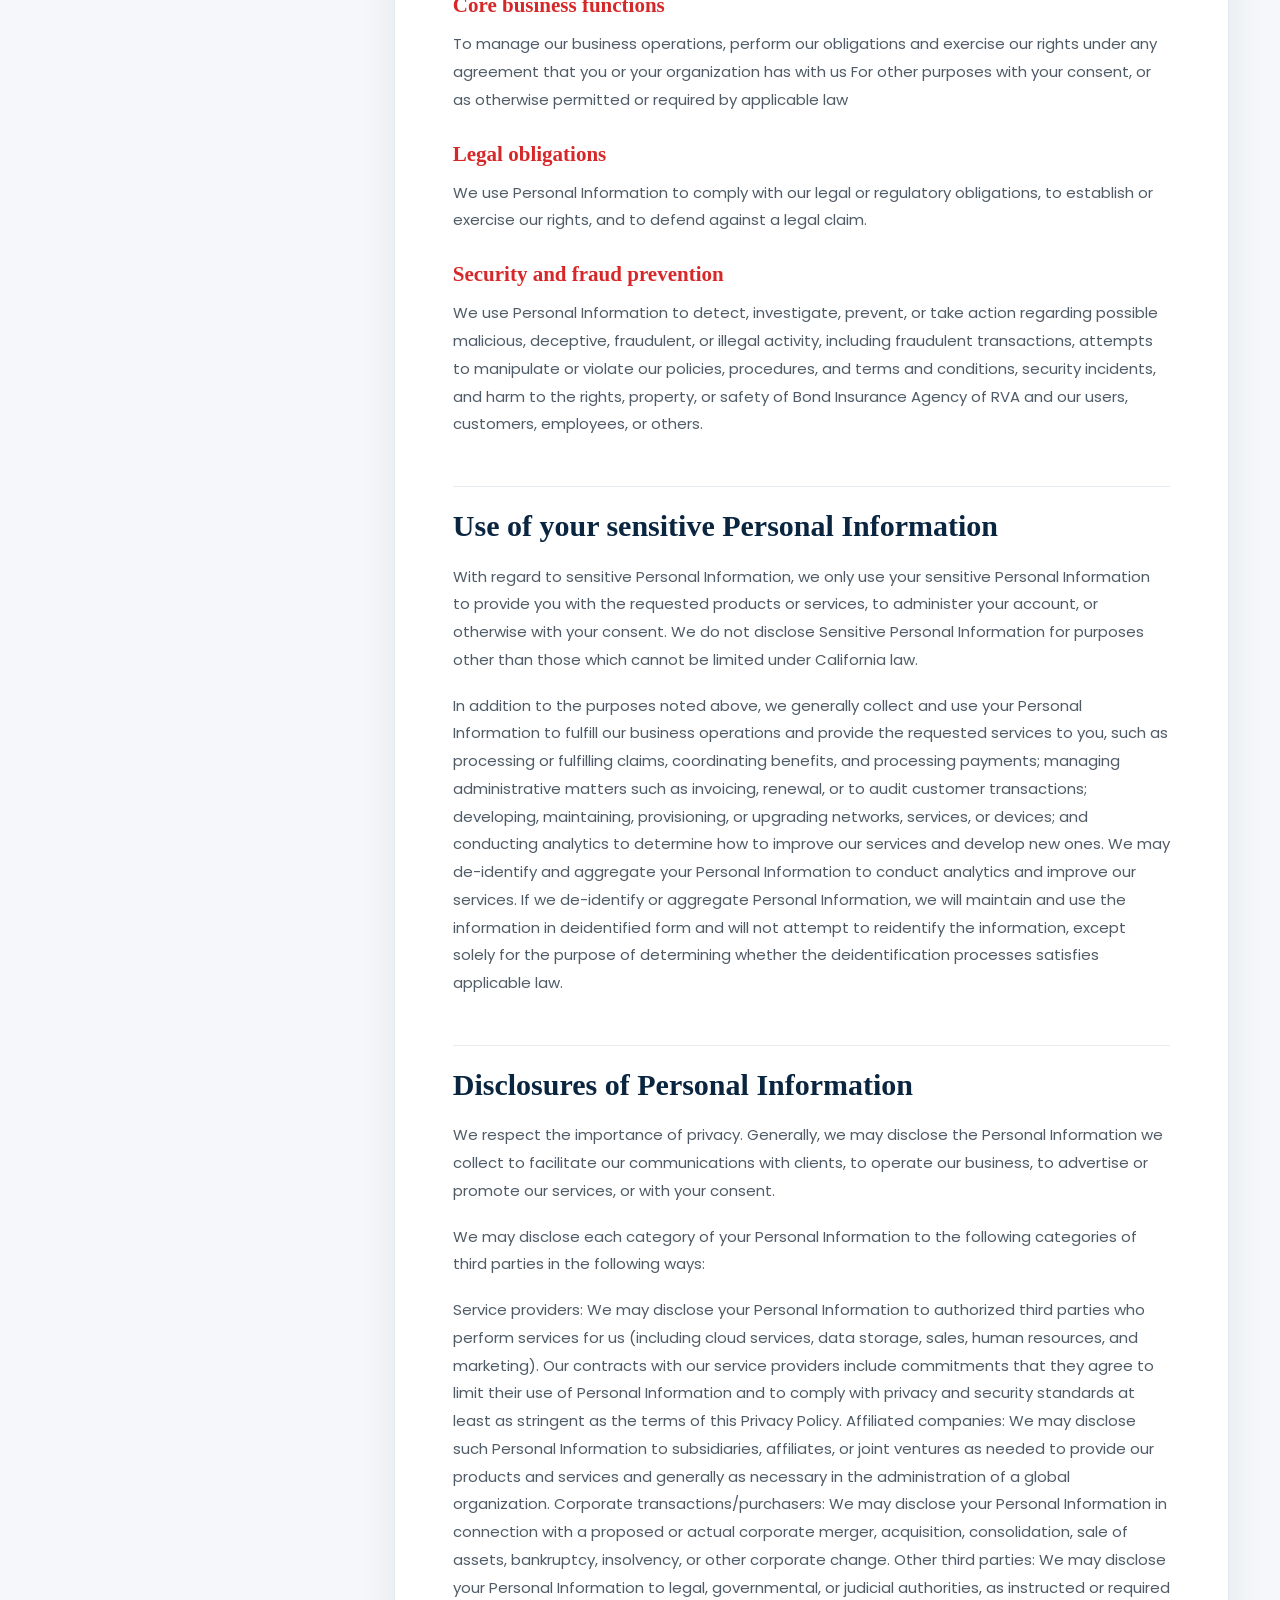
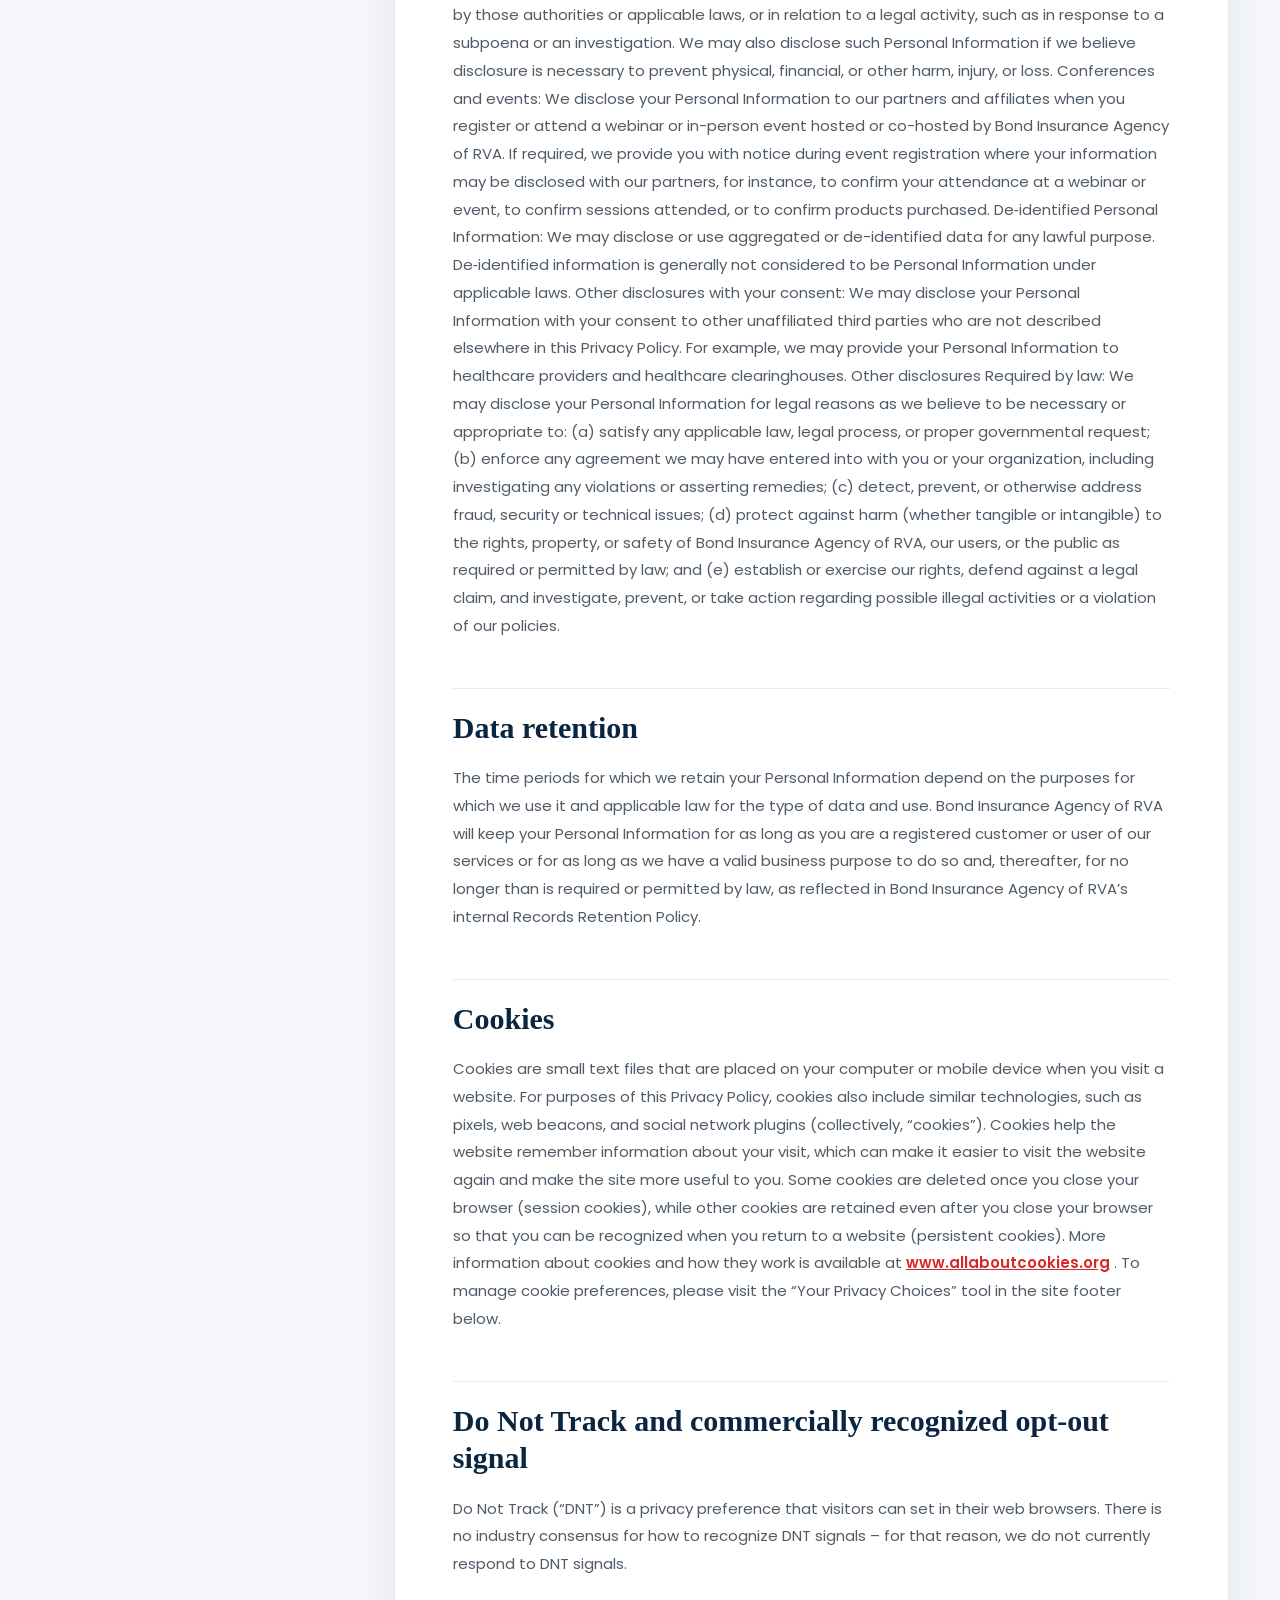
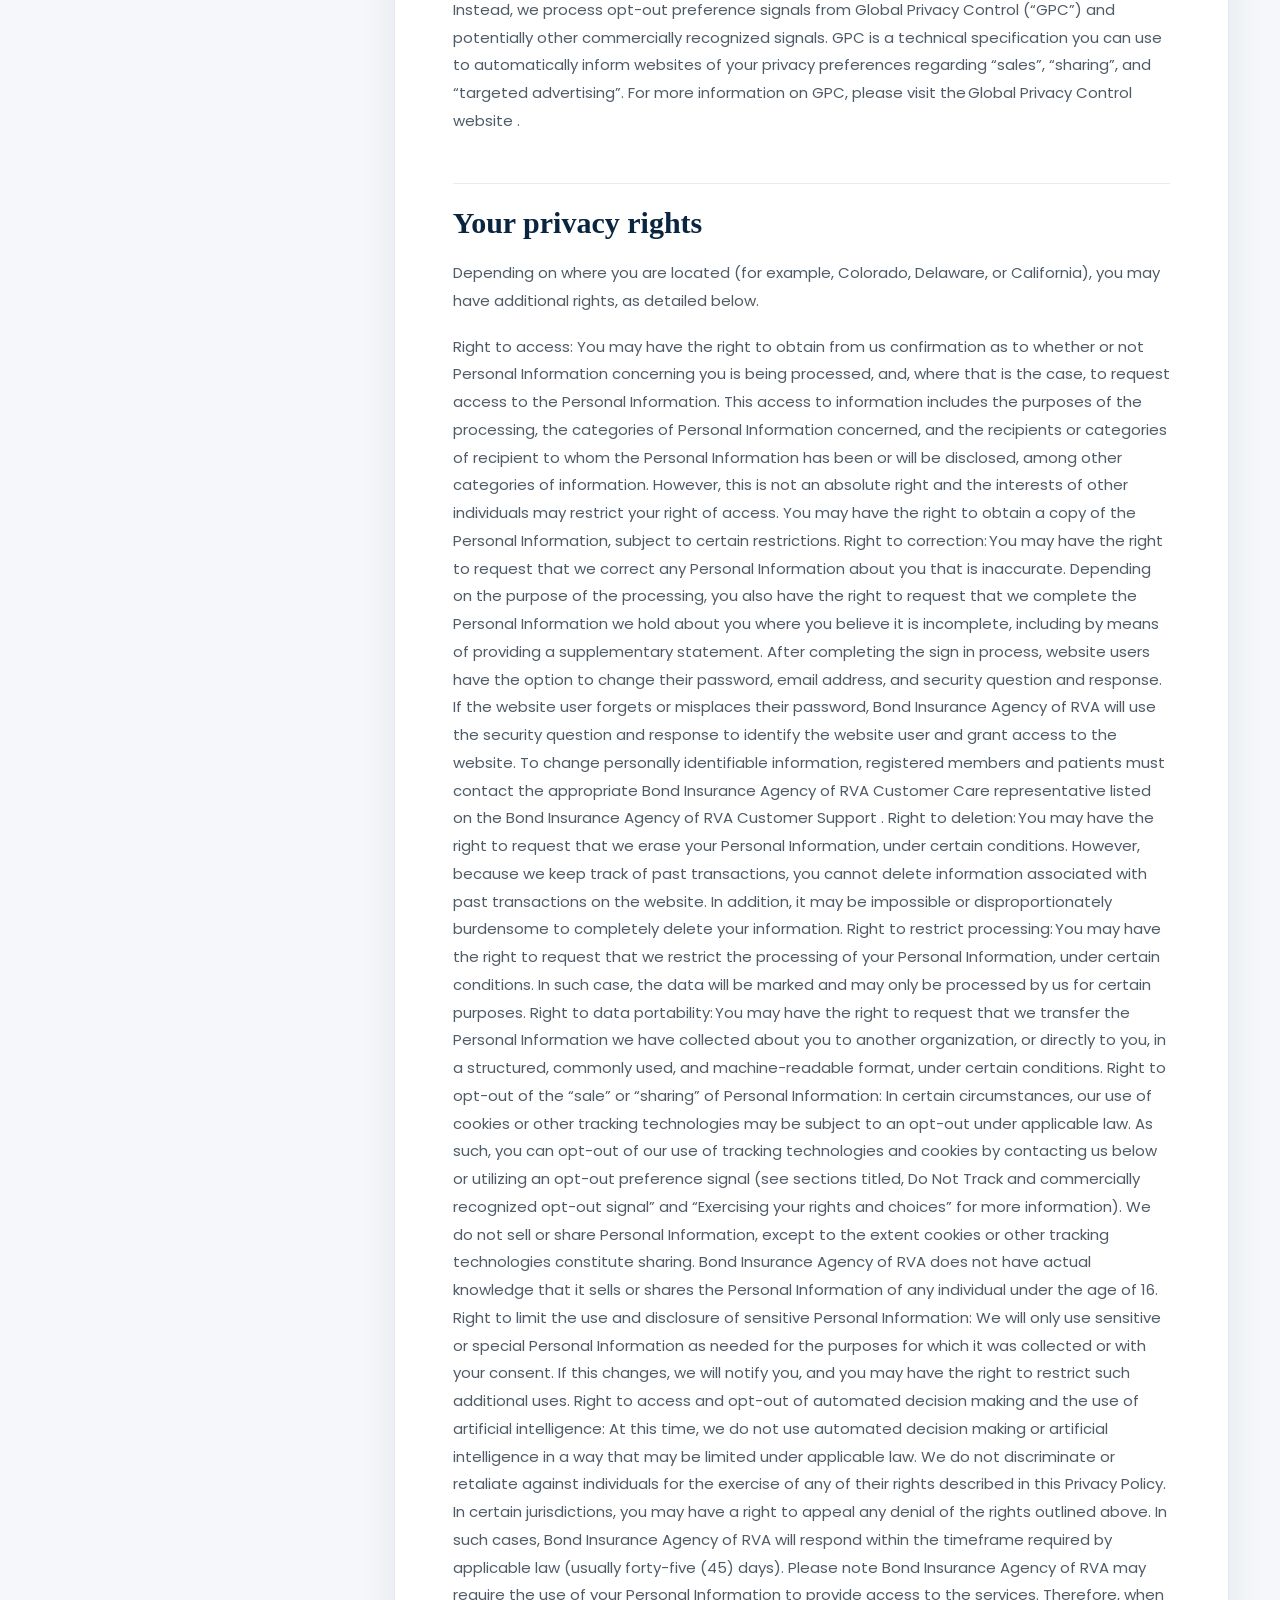
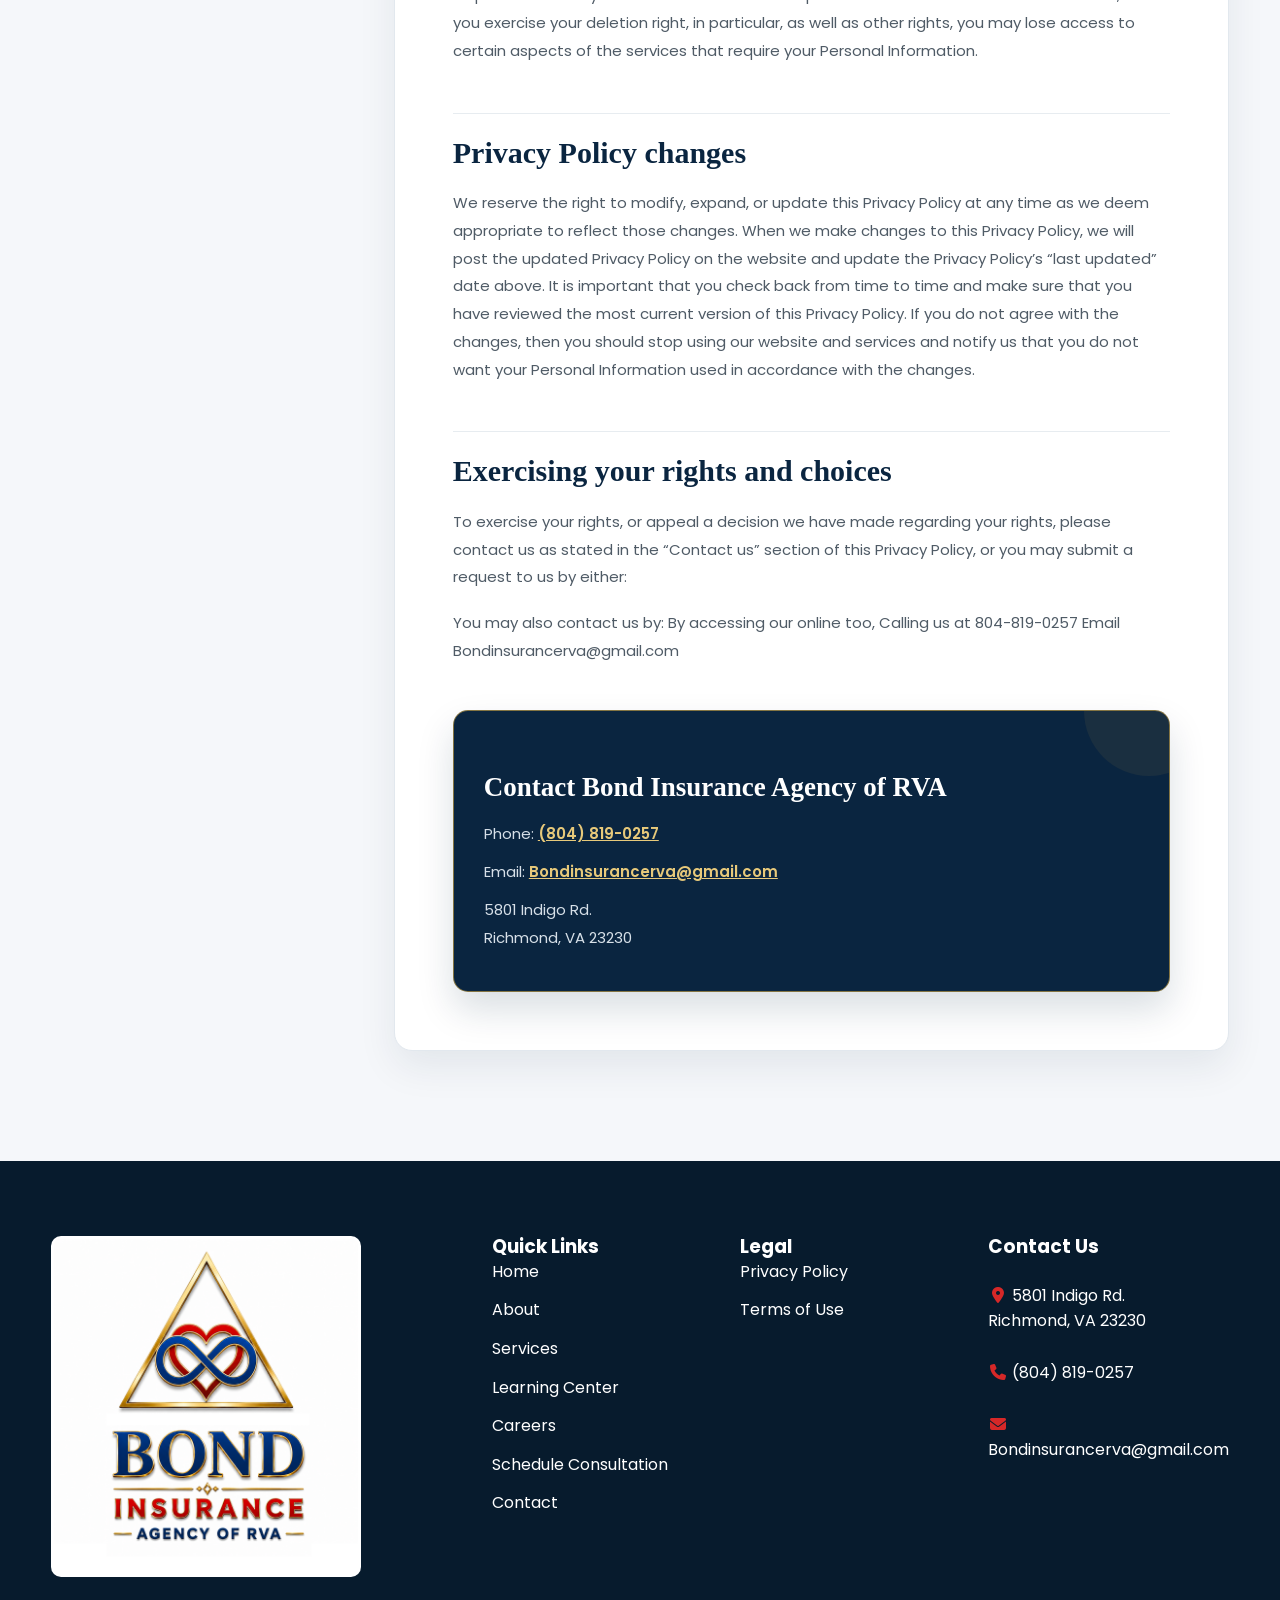
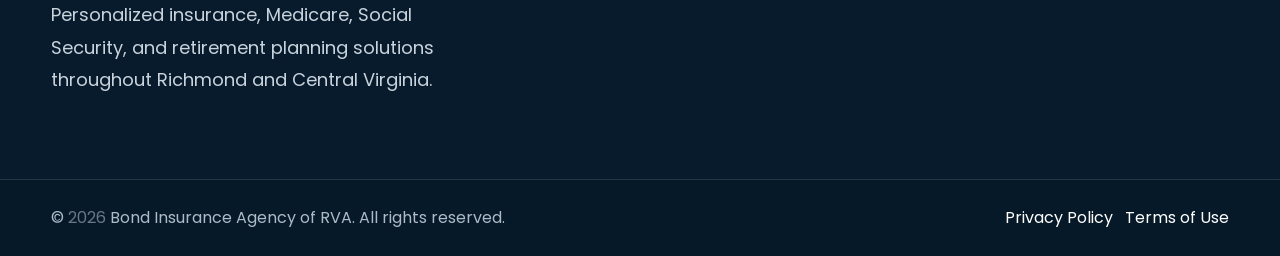
<file: privacy.html>
<!DOCTYPE html>
<html lang="en">

<head>
    <meta charset="UTF-8">
    <meta name="viewport" content="width=device-width, initial-scale=1.0">

    <title>Privacy Policy | Bond Insurance Agency of RVA</title>

    <meta
        name="description"
        content="Read the Bond Insurance Agency of RVA Privacy Policy, including how personal information may be collected, used, disclosed, retained, and protected."
    >

<link rel="icon" href="favicon.ico">

<link rel="stylesheet" href="./css/style.css">
<link rel="stylesheet" href="./css/layout.css">
<link rel="stylesheet" href="./css/deco.css">
<link rel="stylesheet" href="./css/footer.css">

<!-- PRIVACY PAGE -->
<link rel="stylesheet" href="./css/privacy.css">

<link rel="stylesheet" href="./css/animations.css">

<!-- RESPONSIVE LAST -->
<link rel="stylesheet" href="./css/responsive.css">

    <link rel="preconnect" href="https://fonts.googleapis.com">
    <link rel="preconnect" href="https://fonts.gstatic.com" crossorigin>

    <link
        href="https://fonts.googleapis.com/css2?family=Poppins:wght@300;400;500;600;700;800&display=swap"
        rel="stylesheet"
    >

    <link
        rel="stylesheet"
        href="https://cdnjs.cloudflare.com/ajax/libs/font-awesome/6.5.2/css/all.min.css"
    >

</head>

<body>

    <header>
        <div class="container nav">

            <a href="index.html" class="logo-link" aria-label="Bond Insurance Agency of RVA home">
                <img src="images/logo.png" class="logo" alt="Bond Insurance Agency of RVA">
            </a>

            <button
                class="menu-toggle"
                type="button"
                aria-label="Open navigation menu"
                aria-expanded="false"
            >
                <i class="fas fa-bars" aria-hidden="true"></i>
            </button>

            <nav class="nav-menu" aria-label="Primary navigation">
                <a href="index.html">Home</a>
                <a href="about.html">About</a>
                <a href="services.html">Services</a>
               <a href="learningcenter.html">Learning Center</a>
               <a href="careers.html">Careers</a>
                <a href="contact.html">Contact</a>
                <a href="quote.html" class="Schedule a Consultation">Schedule Consultation</a>
            </nav>

        </div>
    </header>

    <main>

        <section class="privacy-hero">
            <div class="container">
                <span class="section-label">Bond Insurance Agency of RVA</span>
                <h1>Privacy Policy</h1>
                <p>
                    This policy explains how Bond Insurance Agency of RVA may collect, use,
                    disclose, retain, and protect Personal Information in connection
                    with its services.
                </p>
                <span class="privacy-updated">Last updated: August 1, 2026</span>
            </div>
        </section>

        <section class="privacy-wrap">
            <div class="container privacy-grid">

                <aside class="privacy-toc" aria-label="Privacy policy table of contents">
                    <h2>On This Page</h2>
                    <ul>
                        <li><a href="#california-consumer-notice-of-collection">California Consumer Notice of Collection</a></li>
<li><a href="#categories-of-personal-information-we-may-collect">Categories of Personal Information we may collect</a></li>
<li><a href="#sources-of-personal-information">Sources of Personal Information</a></li>
<li><a href="#use-of-your-personal-information">Use of your Personal Information</a></li>
<li><a href="#use-of-your-sensitive-personal-information">Use of your sensitive Personal Information</a></li>
<li><a href="#disclosures-of-personal-information">Disclosures of Personal Information</a></li>
<li><a href="#data-retention">Data retention</a></li>
<li><a href="#cookies">Cookies</a></li>
<li><a href="#do-not-track-and-commercially-recognized-opt-out-signal">Do Not Track and commercially recognized opt-out signal</a></li>
<li><a href="#your-privacy-rights">Your privacy rights</a></li>
<li><a href="#privacy-policy-changes">Privacy Policy changes</a></li>
<li><a href="#exercising-your-rights-and-choices">Exercising your rights and choices</a></li>
                    </ul>
                </aside>

                <article class="privacy-card">
                    <p>This Privacy Policy applies to the collection of Personal Information by Bond Insurance Agency of RVA and our affiliated companies and subsidiaries (referred to herein as “Bond Insurance Agency of RVA,” “us,” or “we”). This Privacy Policy applies to Bond Insurance Agency of RVA products, communications, digital properties including websites, online platforms, and mobile applications, that refer to this Privacy Policy, any offline interactions that we may have with you, and where Bond Insurance Agency of RVA may obtain and control your Personal Information (as defined herein) from a third party (collectively, the “services”). This Privacy Policy describes how Bond Insurance Agency of RVA collects and uses the Personal Information. It also describes the choices available to you regarding our use of your Personal Information and how you can access and update this information.</p>
<p>This Privacy Policy does not apply to Protected Health Information or information subject to the California Confidentiality of Medical Information Act that may be collected by Bond Insurance Agency of RVA in its capacity as healthcare provider or payor (insurance company). Notices governing Bond Insurance Agency of RVA’s processing of Protected Health Information are available here .</p>
<p>We are committed to maintaining the highest level of confidentiality with all of the information we receive from you. For purposes of this Privacy Policy, Bond Insurance Agency of RVA is a controller (i.e., responsible party) of your Personal Information including when we, or service providers acting on our behalf, administer the services. In certain situations, we also administer the services on behalf of our clients. In those instances, Bond Insurance Agency of RVA may act as a processor or service provider to such clients, in which case the client’s privacy policy, if any, will apply. We are not responsible for the privacy or data security practices of our business client or other third parties, which may differ from those set forth in this Privacy Policy.</p>
<p>Please read this Privacy Policy carefully. We want you to understand what information we collect from you when you use our services, how we use such information, and whether and with whom we disclose such information. Using our services is voluntary, and by accessing or using the services, you (i) acknowledge that you have read and understand this Privacy Policy; and (ii) agree that your access to and use of the services are subject to this Privacy Policy and related <a href="terms.html">Terms of Use</a>. We reserve the right to change the Privacy Policy at any time. Please review the Privacy Policy periodically to be aware of any modifications.</p>
<h2 id="california-consumer-notice-of-collection" tabindex="-1">California Consumer Notice of Collection</h2>
<p>This section of the Privacy Policy, the Notice of Collection, is provided to all California consumers subject to this Privacy Policy. For the avoidance of doubt, the remaining sections of this Privacy Policy apply to all individuals in applicable jurisdictions. You can access specific topics in this Privacy Policy by clicking on the relevant links below:</p>
<h2 id="categories-of-personal-information-we-may-collect" tabindex="-1">Categories of Personal Information we may collect</h2>
<p>Through your use of the website and the services, we may collect your Personal Information. Personal Information generally refers to any information that can be linked to an identified or identifiable person. Please note that certain information may not be personally identifiable when standing alone (e.g., your age) but may become so when combined with other information (e.g., your age and address). The term Personal Information also covers certain categories of &quot;sensitive&quot; or &quot;special&quot; Personal Information that often receive additional protections and/or are subject to additional restrictions under applicable laws.</p>
<p>The Personal Information that we may collect about you or have collected about you in the past 12 months, varies depending on the context of our interactions with you. Personal Information collected from or about you falls into the following categories:</p>
<p>Direct and personal identifiers: This information includes your name, email, any username and password that you may provide, your address, your tax identification number or social security number, unique identifiers (such as a mobile device ID) and your email and other personal contact information.</p>
<p>Demographic information: Under certain circumstances, we may collect Personal Information regarding your gender, race, or other protected classification data.</p>
<p>Commercial information: We may collect data regarding products that you use or purchase of products or services. This data may include information about products or services you considered utilizing through mobile applications, application data, and pricing information. We collect information from you when you provide us with feedback, and we may collect information regarding your receipt and interaction with emails and other messages that you receive from us.</p>
<p>Payment or banking information: Credit card number, name on credit card, expiration date, security code, and billing address.</p>
<p>Electronic network activity: We collect information regarding your use of our websites and mobile applications. This data includes but is not limited to Internet Protocol address information, information obtained through weblogs concerning your activity on our websites and applications, mobile device identifiers and other related metadata regarding use of our mobile applications. We may collect information, including your browser type, operating system, Internet Protocol (IP) address (a number that is automatically assigned to a computer when the Internet is used), domain name, device ID, language preferences, referring website, the length of time you are visiting our website, and/or a date/time stamp for visitors. We may also collect such information in relation to monitoring potential malicious code on our systems, such as through the collection of metadata and traffic data, or portions or hashes (a file that has been converted into a numerical string by a mathematical algorithm) of any of the information listed here.  For more information relating to the use of such tools, review our “Cookies” section.</p>
<p>Geolocation information: We may collect information about the location from which you are accessing our mobile applications. For more information relating to the use of such tools, review our “Cookies” section.</p>
<p>Audio, visual or other information: We may collect your photograph or other images identifying you through certain functions of our mobile applications. If you visit one of our locations, or call our call center, we may record your image or voice.</p>
<p>Inferences: We may develop inferences about you using the data set forth above.</p>
<p>The provision of the sensitive Personal Information listed above is voluntary. In certain instances, we will not be able to process your request for our services without the requested sensitive Personal Information.</p>
<h2 id="sources-of-personal-information" tabindex="-1">Sources of Personal Information</h2>
<p>We collect your Personal Information in the following ways, pursuant to applicable law:</p>
<p>Directly from you, when you use our services, register for an account, contact us, respond to a survey, sign up to receive emails, text messages, and/or postal mailings.</p>
<p>Through our use of cookies and other automatic data collection technologies, when you visit our websites, use our mobile applications, open or click on emails we send you, or interact with our advertisements. We or third parties we work with automatically collect certain information using technologies such as cookies, web beacons, clear GIF, pixels, internet tags, web server logs, and other data collection tools. For more information, please see the “Cookies and Similar Tracking Technologies” section below.</p>
<p>From our third‑party partners, including from third parties that we have partnered with to provide you the services that you have requested from us.</p>
<p>Other sources, including data analytics providers or publicly available sources.</p>
<h2 id="use-of-your-personal-information" tabindex="-1">Use of your Personal Information</h2>
<p>We use your Personal Information and sensitive Personal Information for the following business purposes (“processing purposes”) associated with our general business operations. We may collect your Personal Information:</p>
<h3>Providing our services</h3>
<p>To provide you the services, including health insurance products, wellness products or providers, or healthcare To provide you non-insurance or healthcare products or services that may be of interest or at your request To process your payments and send notifications to you related to your account To enable you to access and use our websites and mobile applications</p>
<h3>Communicating with you</h3>
<p>To communicate with you and to respond to your requests, questions, comments, and other inquiries To understand what partner resources you use, if any, and to connect you to additional resources at your request To offer you personalized advertisements, which you may be able to opt-out of as explained in the “Your choices” section To send marketing and promotional materials, including information relating to our products, services, sales, or promotions or those of a third party</p>
<h3>Analytics and administration of website</h3>
<p>To administer, maintain, evaluate, and improve our websites, mobile applications, and services, and to develop new products and services To conduct research and analytics related to our websites and services, including combining any or all of the information that we collect or obtain</p>
<h3>Core business functions</h3>
<p>To manage our business operations, perform our obligations and exercise our rights under any agreement that you or your organization has with us For other purposes with your consent, or as otherwise permitted or required by applicable law</p>
<h3>Legal obligations</h3>
<p>We use Personal Information to comply with our legal or regulatory obligations, to establish or exercise our rights, and to defend against a legal claim.</p>
<h3>Security and fraud prevention</h3>
<p>We use Personal Information to detect, investigate, prevent, or take action regarding possible malicious, deceptive, fraudulent, or illegal activity, including fraudulent transactions, attempts to manipulate or violate our policies, procedures, and terms and conditions, security incidents, and harm to the rights, property, or safety of Bond Insurance Agency of RVA and our users, customers, employees, or others.</p>
<h2 id="use-of-your-sensitive-personal-information" tabindex="-1">Use of your sensitive Personal Information</h2>
<p>With regard to sensitive Personal Information, we only use your sensitive Personal Information to provide you with the requested products or services, to administer your account, or otherwise with your consent. We do not disclose Sensitive Personal Information for purposes other than those which cannot be limited under California law.</p>
<p>In addition to the purposes noted above, we generally collect and use your Personal Information to fulfill our business operations and provide the requested services to you, such as processing or fulfilling claims, coordinating benefits, and processing payments; managing administrative matters such as invoicing, renewal, or to audit customer transactions; developing, maintaining, provisioning, or upgrading networks, services, or devices; and conducting analytics to determine how to improve our services and develop new ones. We may de-identify and aggregate your Personal Information to conduct analytics and improve our services. If we de-identify or aggregate Personal Information, we will maintain and use the information in deidentified form and will not attempt to reidentify the information, except solely for the purpose of determining whether the deidentification processes satisfies applicable law.</p>
<h2 id="disclosures-of-personal-information" tabindex="-1">Disclosures of Personal Information</h2>
<p>We respect the importance of privacy. Generally, we may disclose the Personal Information we collect to facilitate our communications with clients, to operate our business, to advertise or promote our services, or with your consent.</p>
<p>We may disclose each category of your Personal Information to the following categories of third parties in the following ways:</p>
<p>Service providers: We may disclose your Personal Information to authorized third parties who perform services for us (including cloud services, data storage, sales, human resources, and marketing). Our contracts with our service providers include commitments that they agree to limit their use of Personal Information and to comply with privacy and security standards at least as stringent as the terms of this Privacy Policy. Affiliated companies: We may disclose such Personal Information to subsidiaries, affiliates, or joint ventures as needed to provide our products and services and generally as necessary in the administration of a global organization. Corporate transactions/purchasers: We may disclose your Personal Information in connection with a proposed or actual corporate merger, acquisition, consolidation, sale of assets, bankruptcy, insolvency, or other corporate change. Other third parties: We may disclose your Personal Information to legal, governmental, or judicial authorities, as instructed or required by those authorities or applicable laws, or in relation to a legal activity, such as in response to a subpoena or an investigation. We may also disclose such Personal Information if we believe disclosure is necessary to prevent physical, financial, or other harm, injury, or loss. Conferences and events: We disclose your Personal Information to our partners and affiliates when you register or attend a webinar or in-person event hosted or co-hosted by Bond Insurance Agency of RVA. If required, we provide you with notice during event registration where your information may be disclosed with our partners, for instance, to confirm your attendance at a webinar or event, to confirm sessions attended, or to confirm products purchased. De‑identified Personal Information: We may disclose or use aggregated or de-identified data for any lawful purpose. De‑identified information is generally not considered to be Personal Information under applicable laws. Other disclosures with your consent: We may disclose your Personal Information with your consent to other unaffiliated third parties who are not described elsewhere in this Privacy Policy. For example, we may provide your Personal Information to healthcare providers and healthcare clearinghouses. Other disclosures Required by law: We may disclose your Personal Information for legal reasons as we believe to be necessary or appropriate to: (a) satisfy any applicable law, legal process, or proper governmental request; (b) enforce any agreement we may have entered into with you or your organization, including investigating any violations or asserting remedies; (c) detect, prevent, or otherwise address fraud, security or technical issues; (d) protect against harm (whether tangible or intangible) to the rights, property, or safety of Bond Insurance Agency of RVA, our users, or the public as required or permitted by law; and (e) establish or exercise our rights, defend against a legal claim, and investigate, prevent, or take action regarding possible illegal activities or a violation of our policies.</p>
<h2 id="data-retention" tabindex="-1">Data retention</h2>
<p>The time periods for which we retain your Personal Information depend on the purposes for which we use it and applicable law for the type of data and use. Bond Insurance Agency of RVA will keep your Personal Information for as long as you are a registered customer or user of our services or for as long as we have a valid business purpose to do so and, thereafter, for no longer than is required or permitted by law, as reflected in Bond Insurance Agency of RVA’s internal Records Retention Policy.</p>
<h2 id="cookies" tabindex="-1">Cookies</h2>
<p>Cookies are small text files that are placed on your computer or mobile device when you visit a website. For purposes of this Privacy Policy, cookies also include similar technologies, such as pixels, web beacons, and social network plugins (collectively, “cookies”). Cookies help the website remember information about your visit, which can make it easier to visit the website again and make the site more useful to you. Some cookies are deleted once you close your browser (session cookies), while other cookies are retained even after you close your browser so that you can be recognized when you return to a website (persistent cookies). More information about cookies and how they work is available at <a href="https://www.allaboutcookies.org" target="_blank" rel="noopener noreferrer">www.allaboutcookies.org</a> .  To manage cookie preferences, please visit the “Your Privacy Choices” tool in the site footer below.</p>
<h2 id="do-not-track-and-commercially-recognized-opt-out-signal" tabindex="-1">Do Not Track and commercially recognized opt-out signal</h2>
<p>Do Not Track (“DNT”) is a privacy preference that visitors can set in their web browsers. There is no industry consensus for how to recognize DNT signals – for that reason, we do not currently respond to DNT signals.</p>
<p>Instead, we process opt-out preference signals from Global Privacy Control (“GPC”) and potentially other commercially recognized signals. GPC is a technical specification you can use to automatically inform websites of your privacy preferences regarding “sales”, “sharing”, and “targeted advertising”. For more information on GPC, please visit the Global Privacy Control website .</p>
<h2 id="your-privacy-rights" tabindex="-1">Your privacy rights</h2>
<p>Depending on where you are located (for example, Colorado, Delaware, or California), you may have additional rights, as detailed below.</p>
<p>Right to access: You may have the right to obtain from us confirmation as to whether or not Personal Information concerning you is being processed, and, where that is the case, to request access to the Personal Information. This access to information includes the purposes of the processing, the categories of Personal Information concerned, and the recipients or categories of recipient to whom the Personal Information has been or will be disclosed, among other categories of information. However, this is not an absolute right and the interests of other individuals may restrict your right of access. You may have the right to obtain a copy of the Personal Information, subject to certain restrictions. Right to correction: You may have the right to request that we correct any Personal Information about you that is inaccurate. Depending on the purpose of the processing, you also have the right to request that we complete the Personal Information we hold about you where you believe it is incomplete, including by means of providing a supplementary statement. After completing the sign in process, website users have the option to change their password, email address, and security question and response. If the website user forgets or misplaces their password, Bond Insurance Agency of RVA will use the security question and response to identify the website user and grant access to the website. To change personally identifiable information, registered members and patients must contact the appropriate Bond Insurance Agency of RVA Customer Care representative listed on the Bond Insurance Agency of RVA Customer Support . Right to deletion: You may have the right to request that we erase your Personal Information, under certain conditions. However, because we keep track of past transactions, you cannot delete information associated with past transactions on the website. In addition, it may be impossible or disproportionately burdensome to completely delete your information. Right to restrict processing: You may have the right to request that we restrict the processing of your Personal Information, under certain conditions. In such case, the data will be marked and may only be processed by us for certain purposes. Right to data portability: You may have the right to request that we transfer the Personal Information we have collected about you to another organization, or directly to you, in a structured, commonly used, and machine-readable format, under certain conditions. Right to opt-out of the “sale” or “sharing” of Personal Information: In certain circumstances, our use of cookies or other tracking technologies may be subject to an opt-out under applicable law. As such, you can opt-out of our use of tracking technologies and cookies by contacting us below or utilizing an opt-out preference signal (see sections titled, Do Not Track and commercially recognized opt-out signal” and “Exercising your rights and choices” for more information). We do not sell or share Personal Information, except to the extent cookies or other tracking technologies constitute sharing. Bond Insurance Agency of RVA does not have actual knowledge that it sells or shares the Personal Information of any individual under the age of 16. Right to limit the use and disclosure of sensitive Personal Information: We will only use sensitive or special Personal Information as needed for the purposes for which it was collected or with your consent.  If this changes, we will notify you, and you may have the right to restrict such additional uses. Right to access and opt-out of automated decision making and the use of artificial intelligence: At this time, we do not use automated decision making or artificial intelligence in a way that may be limited under applicable law. We do not discriminate or retaliate against individuals for the exercise of any of their rights described in this Privacy Policy. In certain jurisdictions, you may have a right to appeal any denial of the rights outlined above. In such cases, Bond Insurance Agency of RVA will respond within the timeframe required by applicable law (usually forty-five (45) days). Please note Bond Insurance Agency of RVA may require the use of your Personal Information to provide access to the services. Therefore, when you exercise your deletion right, in particular, as well as other rights, you may lose access to certain aspects of the services that require your Personal Information.</p>
<h2 id="privacy-policy-changes" tabindex="-1">Privacy Policy changes</h2>
<p>We reserve the right to modify, expand, or update this Privacy Policy at any time as we deem appropriate to reflect those changes. When we make changes to this Privacy Policy, we will post the updated Privacy Policy on the website and update the Privacy Policy’s “last updated” date above. It is important that you check back from time to time and make sure that you have reviewed the most current version of this Privacy Policy. If you do not agree with the changes, then you should stop using our website and services and notify us that you do not want your Personal Information used in accordance with the changes.</p>
<h2 id="exercising-your-rights-and-choices" tabindex="-1">Exercising your rights and choices</h2>
<p>To exercise your rights, or appeal a decision we have made regarding your rights, please contact us as stated in the “Contact us” section of this Privacy Policy, or you may submit a request to us by either:</p>
<p>You may also contact us by: By accessing our online too, Calling us at 804-819-0257 Email Bondinsurancerva@gmail.com</p>

                    <div class="privacy-contact">
                        <h2>Contact Bond Insurance Agency of RVA</h2>
                        <p>
                            Phone:
                            <a href="tel:8048190257">(804) 819-0257</a>
                        </p>
                        <p>
                            Email:
                            <a href="mailto:Bondinsurancerva@gmail.com">
                                Bondinsurancerva@gmail.com
                            </a>
                        </p>
                        <p>
                            5801 Indigo Rd.<br>
                            Richmond, VA 23230
                        </p>
                    </div>
                </article>

            </div>
        </section>

    </main>

    <footer class="site-footer">

        <div class="container footer-grid">

            <div class="footer-column footer-about">
                <img
                    src="images/logo.png"
                    alt="Bond Insurance Agency of RVA"
                    class="footer-logo"
                >
                <p>
                    Personalized insurance, Medicare, Social Security, and retirement
                    planning solutions throughout Richmond and Central Virginia.
                </p>
            </div>

            <div class="footer-column">
                <h3>Quick Links</h3>
                <ul class="footer-links">
                 <li><a href="index.html">Home</a></li>
                    <li><a href="about.html">About</a></li>
                    <li><a href="services.html">Services</a></li>
                    <li><a href="learningcenter.html">Learning Center</a></li>
                    <li><a href="careers.html">Careers</a></li>
                    <li><a href="quote.html">Schedule Consultation</a></li>
                    <li><a href="contact.html">Contact</a></li>
                </ul>
            </div>

            <div class="footer-column">
                <h3>Legal</h3>
                <ul class="footer-links">
                    <li><a href="privacy.html">Privacy Policy</a></li>
                    <li><a href="terms.html">Terms of Use</a></li>
                </ul>
            </div>

            <div class="footer-column">
                <h3>Contact Us</h3>
                <ul class="footer-contact">
                    <li>
                        <i class="fas fa-location-dot" aria-hidden="true"></i>
                        <span>
                            5801 Indigo Rd.<br>
                            Richmond, VA 23230
                        </span>
                    </li>
                    <li>
                        <i class="fas fa-phone" aria-hidden="true"></i>
                        <a href="tel:8048190257">(804) 819-0257</a>
                    </li>
                    <li>
                        <i class="fas fa-envelope" aria-hidden="true"></i>
                        <a href="mailto:bondinsurancerva@gmail.com">
                            Bondinsurancerva@gmail.com
                        </a>
                    </li>
                </ul>
            </div>

        </div>

        <div class="footer-bottom">
            <div class="container footer-bottom-content">
                <p>
                    &copy; <span id="current-year"></span> Bond Insurance Agency of RVA.
                    All rights reserved.
                </p>

                <div class="footer-legal">
                    <a href="privacy.html">Privacy Policy</a>
                    <a href="terms.html">Terms of Use</a>
                </div>
            </div>
        </div>

    </footer>

    <script src="./js/script.js"></script>

    <script>
        const tocLinks = Array.from(
            document.querySelectorAll(".privacy-toc a[href^='#']")
        );

        const tocSections = tocLinks
            .map((link) => document.querySelector(link.getAttribute("href")))
            .filter(Boolean);

        tocLinks.forEach((link) => {
            link.addEventListener("click", (event) => {
                const target = document.querySelector(link.getAttribute("href"));

                if (!target) {
                    return;
                }

                event.preventDefault();

                target.scrollIntoView({
                    behavior: "smooth",
                    block: "start"
                });

                history.replaceState(null, "", link.getAttribute("href"));

                window.setTimeout(() => target.focus(), 450);
            });
        });

        if ("IntersectionObserver" in window) {
            const sectionObserver = new IntersectionObserver(
                (entries) => {
                    entries.forEach((entry) => {
                        if (!entry.isIntersecting) {
                            return;
                        }

                        tocLinks.forEach((link) => {
                            link.classList.toggle(
                                "active",
                                link.getAttribute("href") === `#${entry.target.id}`
                            );
                        });
                    });
                },
                {
                    rootMargin: "-25% 0px -65% 0px",
                    threshold: 0
                }
            );

            tocSections.forEach((section) => sectionObserver.observe(section));
        }
    </script>

</body>
</html>
</file>
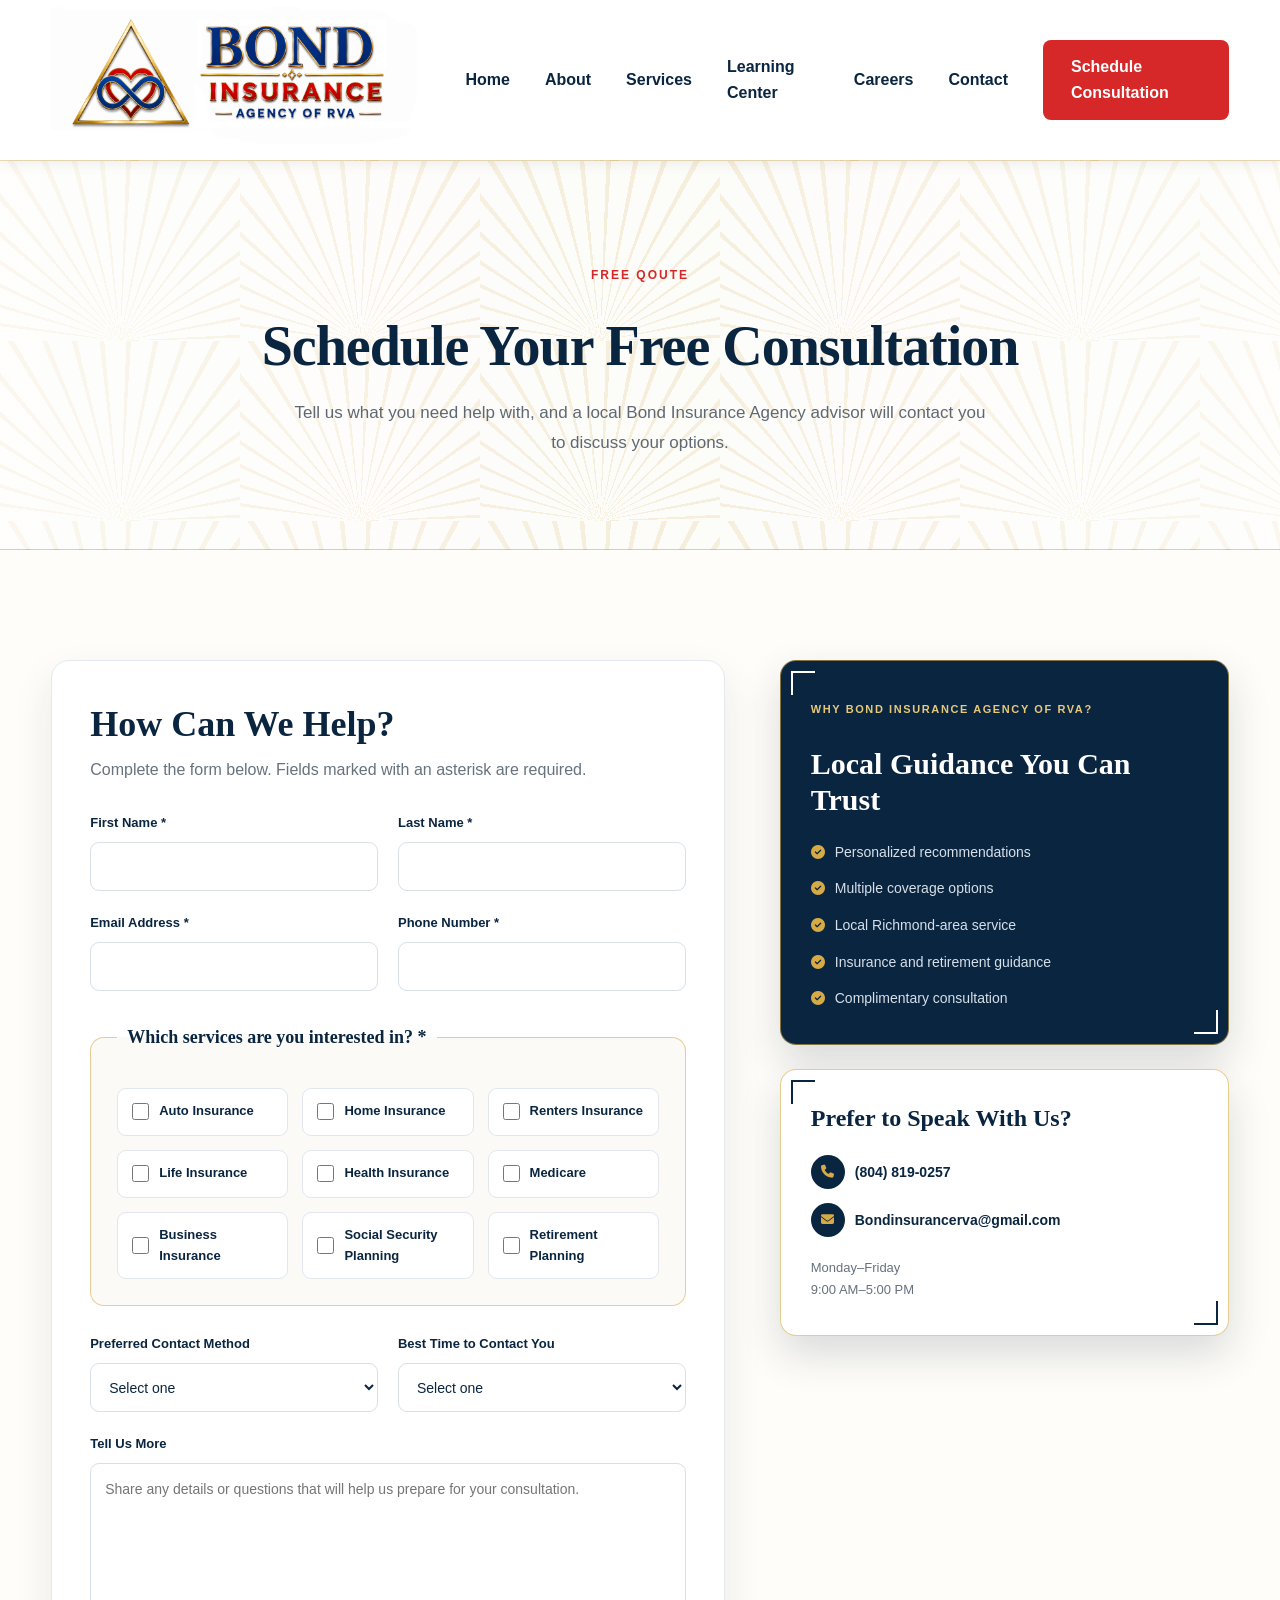
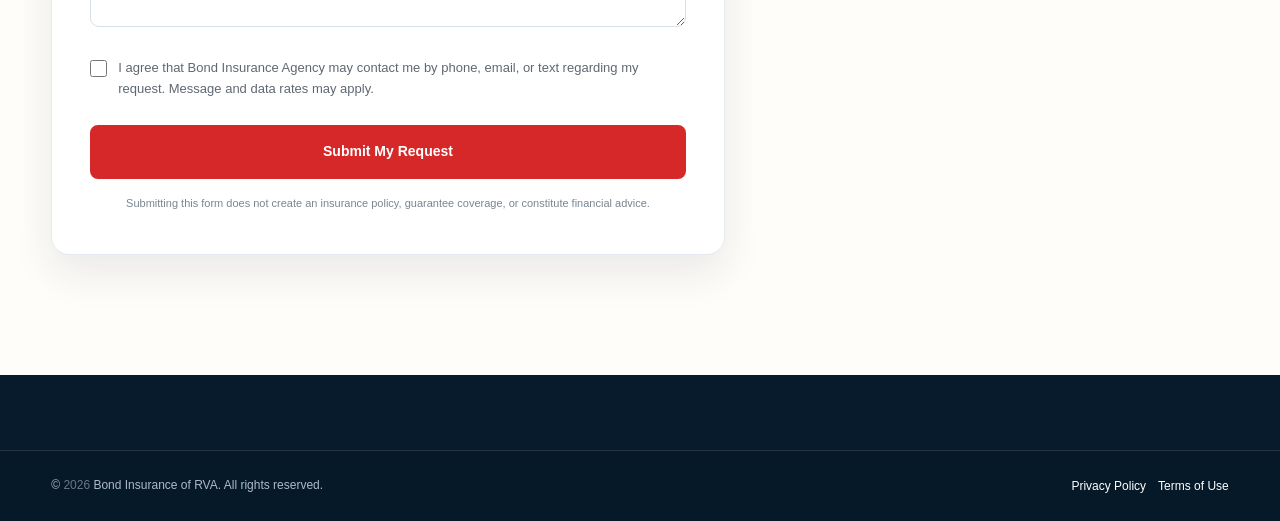
<file: quote.html>
<!DOCTYPE html>
<html lang="en">

<head>

    <meta charset="UTF-8">

    <meta
        name="viewport"
        content="width=device-width, initial-scale=1.0"
    >

    <title>Schedule a Consultation | Bond Insurance Agency of RVA</title>

    <meta
        name="description"
        content="Request a free insurance or retirement planning consultation from Bond Insurance Agency of RVA."
    >

  <link rel="stylesheet" href="css/style.css">
<link rel="stylesheet" href="css/layout.css">
<link rel="stylesheet" href="css/deco.css">
<link rel="stylesheet" href="css/hero.css">
<link rel="stylesheet" href="css/portrait.css">
<link rel="stylesheet" href="css/advisor.css">
<link rel="stylesheet" href="css/services.css">
<link rel="stylesheet" href="css/home-sections.css">

<!-- QUOTE PAGE -->
<link rel="stylesheet" href="css/quote.css">

<link rel="stylesheet" href="css/footer.css">
<link rel="stylesheet" href="css/animations.css">

<!-- RESPONSIVE LAST -->
<link rel="stylesheet" href="css/responsive.css">
    <link
        rel="stylesheet"
        href="https://cdnjs.cloudflare.com/ajax/libs/font-awesome/6.5.2/css/all.min.css"
    >

</head>

<body>

<header>

    <div class="container nav">

        <a
            href="index.html"
            aria-label="Bond Insurance Agency of RVA Home"
        >

            <img
                src="images/logo1.png"
                class="logo"
                alt="Bond Insurance Agency of RVA"
            >

        </a>

        <button
            class="menu-toggle"
            type="button"
            aria-label="Open navigation menu"
            aria-expanded="false"
        >
            <i class="fas fa-bars" aria-hidden="true"></i>
        </button>

        <nav
            class="nav-menu"
            aria-label="Primary navigation"
        >

            <a href="index.html">Home</a>

            <a href="about.html">About</a>

            <a href="services.html">Services</a>

            <a href="learningcenter.html">
                Learning Center
            <a href="careers.html">Careers</a>

            <a href="contact.html">Contact</a>

     <a
    href="https://calendly.com/financialrva"
    class="quote-button"
    target="_blank"
    rel="noopener noreferrer"
>
    Schedule Consultation
</a>
        </nav>

    </div>

</header>

<main>

    <section class="page-hero">

        <div class="container">

            <span class="section-label">Free Qoute</span>

            <h1>Schedule Your Free Consultation</h1>

            <p>
                Tell us what you need help with, and a local Bond Insurance Agency
                advisor will contact you to discuss your options.
            </p>

        </div>

    </section>

    <section class="quote-section">

        <div class="container quote-grid">

            <div class="quote-form-wrapper">

                <div class="quote-form-heading">

                    <h2>How Can We Help?</h2>

                    <p>
                        Complete the form below. Fields marked with an asterisk
                        are required.
                    </p>

                </div>

              <form
    class="quote-form"
    action="https://formspree.io/f/moeakjaq"
    method="POST"
>
<input type="hidden" name="Form Type" value="Free Quote Request">
                    <input
                        type="hidden"
                        name="_subject"
                        value="New Bond Insurance Agency of RVA Quote Request"
                    >

                    <input
                        type="hidden"
                        name="_template"
                        value="table"
                    >

                    <input
                        type="hidden"
                        name="_captcha"
                        value="false"
                    >

                    <input
                        type="text"
                        name="_honey"
                        class="hidden-field"
                        tabindex="-1"
                        autocomplete="off"
                    >

                    <div class="form-row">

                        <div class="form-group">

                            <label for="first-name">
                                First Name *
                            </label>

                            <input
                                type="text"
                                id="first-name"
                                name="First Name"
                                required
                            >

                        </div>

                        <div class="form-group">

                            <label for="last-name">
                                Last Name *
                            </label>

                            <input
                                type="text"
                                id="last-name"
                                name="Last Name"
                                required
                            >

                        </div>

                    </div>

                    <div class="form-row">

                        <div class="form-group">

                            <label for="email">
                                Email Address *
                            </label>

                            <input
                                type="email"
                                id="email"
                                name="Email"
                                required
                            >

                        </div>

                        <div class="form-group">

                            <label for="phone">
                                Phone Number *
                            </label>

                            <input
                                type="tel"
                                id="phone"
                                name="Phone"
                                required
                            >

                        </div>

                    </div>

                    <fieldset class="form-fieldset">

                        <legend>
                            Which services are you interested in? *
                        </legend>

                        <div class="checkbox-grid">

                            <label class="check-option">
                                <input
                                    type="checkbox"
                                    name="Services"
                                    value="Auto Insurance"
                                >
                                <span>Auto Insurance</span>
                            </label>

                            <label class="check-option">
                                <input
                                    type="checkbox"
                                    name="Services"
                                    value="Home Insurance"
                                >
                                <span>Home Insurance</span>
                            </label>

                            <label class="check-option">
                                <input
                                    type="checkbox"
                                    name="Services"
                                    value="Renters Insurance"
                                >
                                <span>Renters Insurance</span>
                            </label>

                            <label class="check-option">
                                <input
                                    type="checkbox"
                                    name="Services"
                                    value="Life Insurance"
                                >
                                <span>Life Insurance</span>
                            </label>

                            <label class="check-option">
                                <input
                                    type="checkbox"
                                    name="Services"
                                    value="Health Insurance"
                                >
                                <span>Health Insurance</span>
                            </label>

                            <label class="check-option">
                                <input
                                    type="checkbox"
                                    name="Services"
                                    value="Medicare"
                                >
                                <span>Medicare</span>
                            </label>

                            <label class="check-option">
                                <input
                                    type="checkbox"
                                    name="Services"
                                    value="Business Insurance"
                                >
                                <span>Business Insurance</span>
                            </label>

                            <label class="check-option">
                                <input
                                    type="checkbox"
                                    name="Services"
                                    value="Social Security Planning"
                                >
                                <span>Social Security Planning</span>
                            </label>

                            <label class="check-option">
                                <input
                                    type="checkbox"
                                    name="Services"
                                    value="Retirement Planning"
                                >
                                <span>Retirement Planning</span>
                            </label>

                        </div>

                    </fieldset>

                    <div class="form-row">

                        <div class="form-group">

                            <label for="contact-method">
                                Preferred Contact Method
                            </label>

                            <select
                                id="contact-method"
                                name="Preferred Contact Method"
                            >
                                <option value="">Select one</option>
                                <option value="Phone">Phone</option>
                                <option value="Email">Email</option>
                                <option value="Text Message">Text Message</option>
                            </select>

                        </div>

                        <div class="form-group">

                            <label for="contact-time">
                                Best Time to Contact You
                            </label>

                            <select
                                id="contact-time"
                                name="Best Contact Time"
                            >
                                <option value="">Select one</option>
                                <option value="Morning">Morning</option>
                                <option value="Afternoon">Afternoon</option>
                                <option value="Evening">Evening</option>
                            </select>

                        </div>

                    </div>

                    <div class="form-group">

                        <label for="message">
                            Tell Us More
                        </label>

                        <textarea
                            id="message"
                            name="Message"
                            rows="6"
                            placeholder="Share any details or questions that will help us prepare for your consultation."
                        ></textarea>

                    </div>

                    <label class="consent-option">

                        <input
                            type="checkbox"
                            name="Contact Consent"
                            value="Agreed"
                            required
                        >

                        <span>
                            I agree that Bond Insurance Agency may contact me by phone,
                            email, or text regarding my request. Message and data
                            rates may apply.
                        </span>

                    </label>

                    <button type="submit" class="primary-btn form-submit">
                        Submit My Request
                    </button>

                    <p class="form-disclaimer">
                        Submitting this form does not create an insurance policy,
                        guarantee coverage, or constitute financial advice.
                    </p>

                </form>

            </div>

            <aside class="quote-sidebar">

                <div class="sidebar-card">

                    <span class="section-label">Why Bond Insurance Agency of RVA?</span>

                    <h2>Local Guidance You Can Trust</h2>

                    <ul class="sidebar-benefits">

                        <li>
                            <i class="fas fa-circle-check"></i>
                            Personalized recommendations
                        </li>

                        <li>
                            <i class="fas fa-circle-check"></i>
                            Multiple coverage options
                        </li>

                        <li>
                            <i class="fas fa-circle-check"></i>
                            Local Richmond-area service
                        </li>

                        <li>
                            <i class="fas fa-circle-check"></i>
                            Insurance and retirement guidance
                        </li>

                        <li>
                            <i class="fas fa-circle-check"></i>
                            Complimentary consultation
                        </li>

                    </ul>

                </div>

                <div class="sidebar-card contact-card">

                    <h3>Prefer to Speak With Us?</h3>

                    <a href="tel:8048190257">
                        <i class="fas fa-phone"></i>
                        (804) 819-0257
                    </a>

                    <a href="mailto:bondinsurancerva@gmail.com">
                        <i class="fas fa-envelope"></i>
                        Bondinsurancerva@gmail.com
                    </a>

                    <p>
                        Monday–Friday<br>
                        9:00 AM–5:00 PM
                    </p>

                </div>

            </aside>

        </div>

    </section>

</main>

<footer class="site-footer">

    <div class="footer-bottom">

        <div class="container footer-bottom-content">

            <p>
                &copy; <span id="current-year"></span> Bond Insurance of RVA.
                All rights reserved.
            </p>

            <div class="footer-legal">
                <a href="#">Privacy Policy</a>
                <a href="#">Terms of Use</a>
            </div>

        </div>

    </div>

</footer>

<script src="js/script.js"></script>

</body>
</html>
</file>
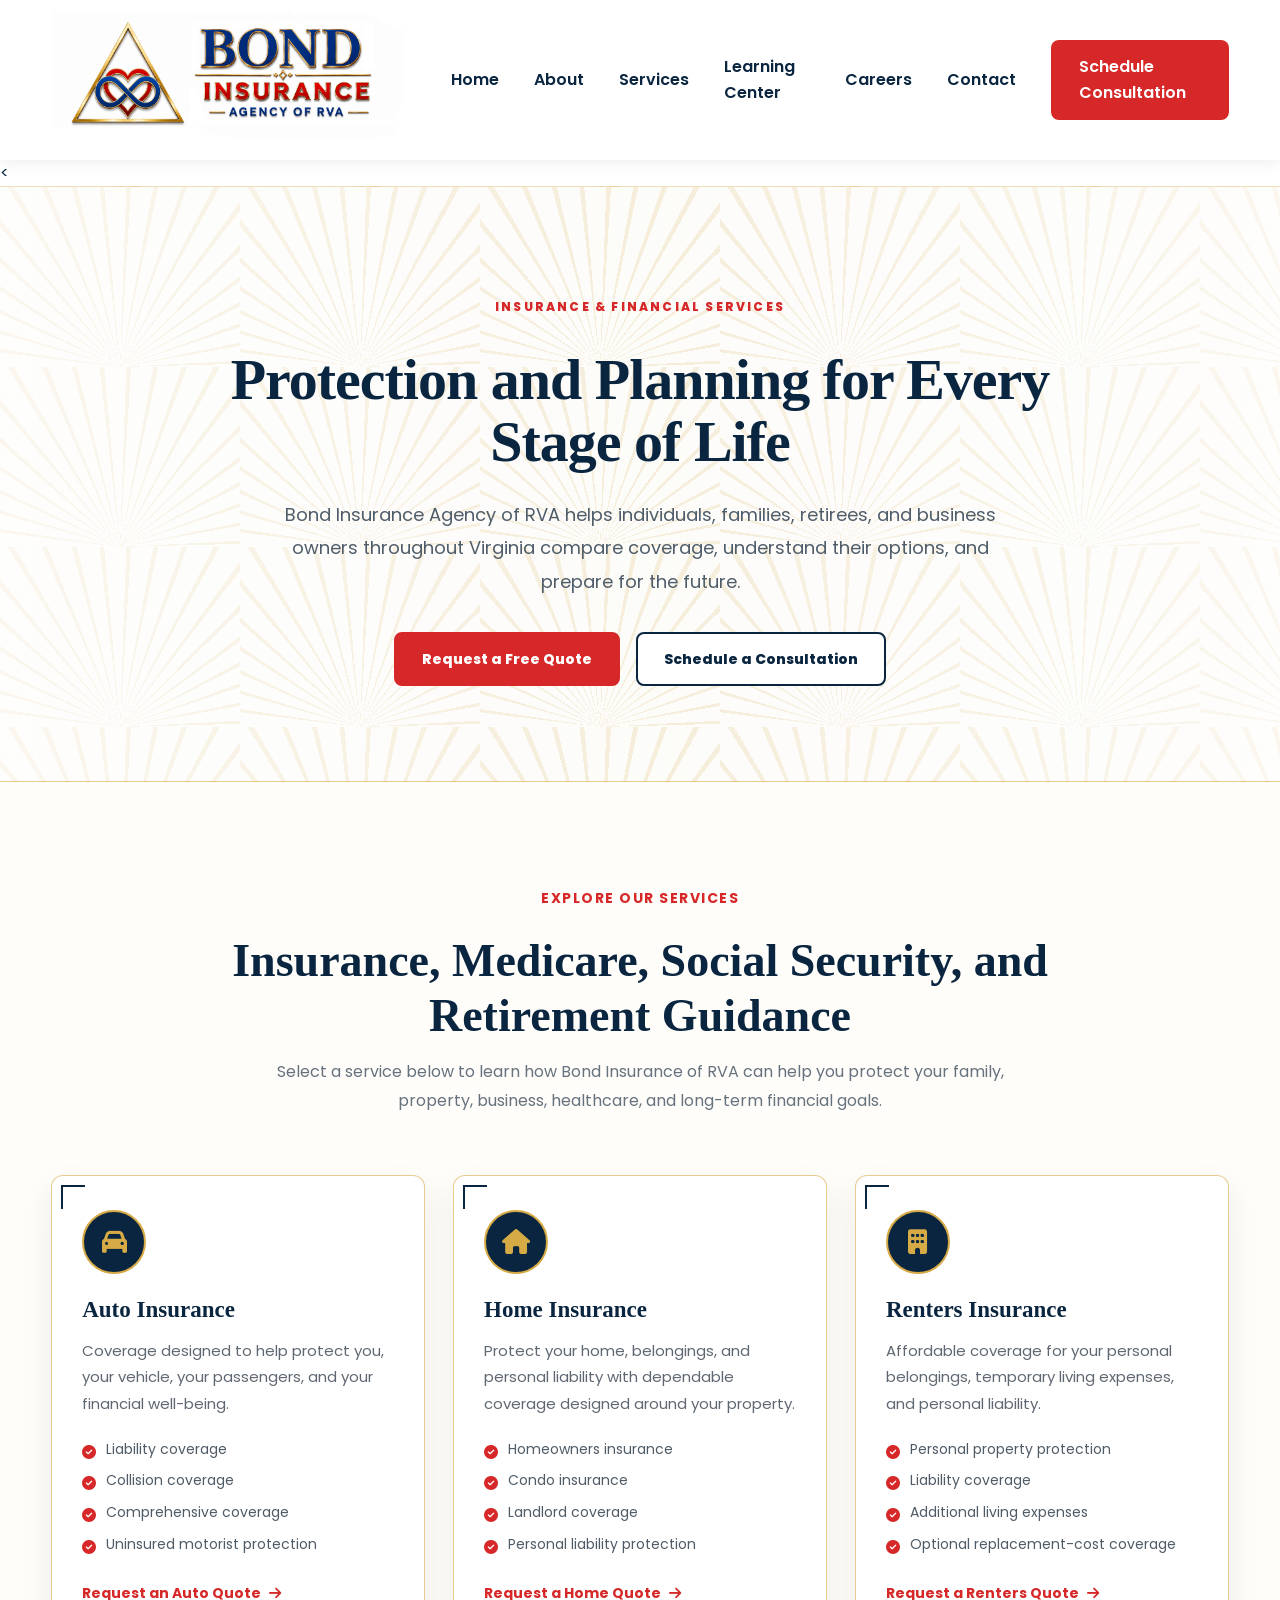
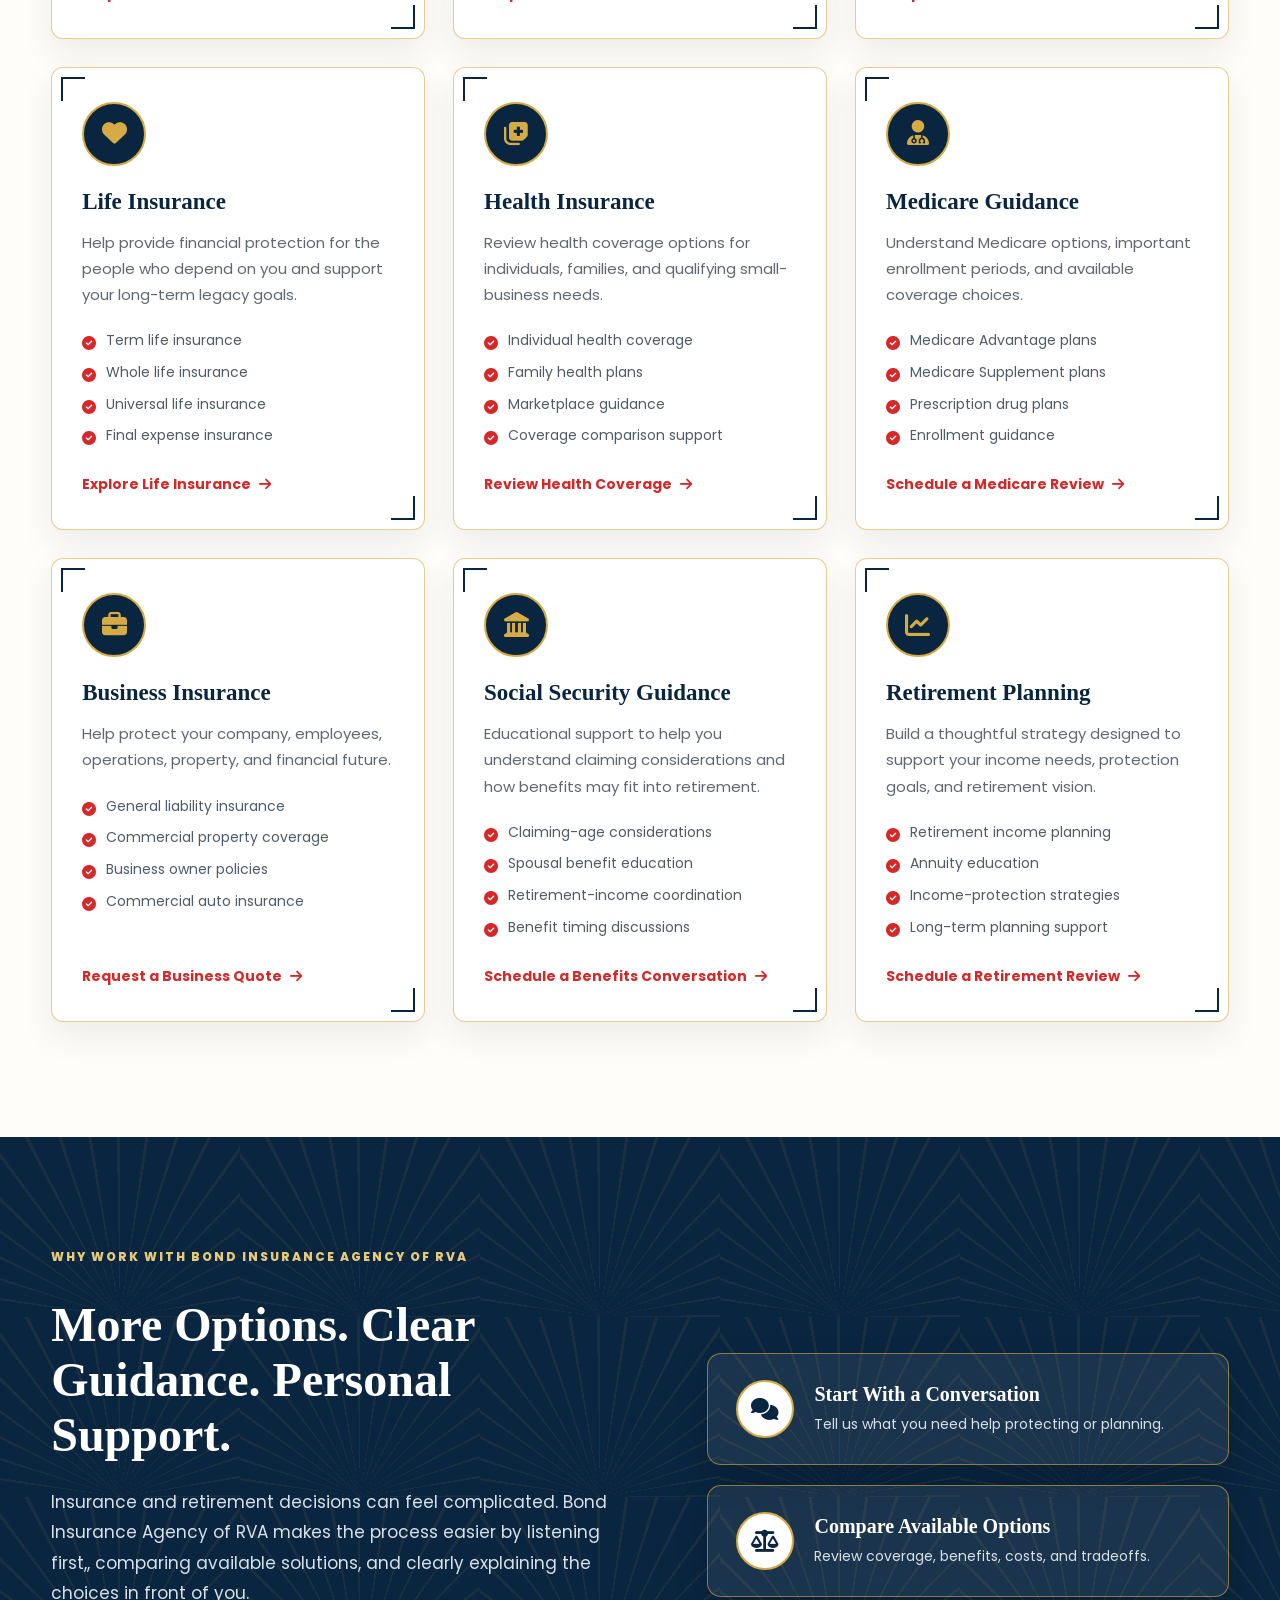
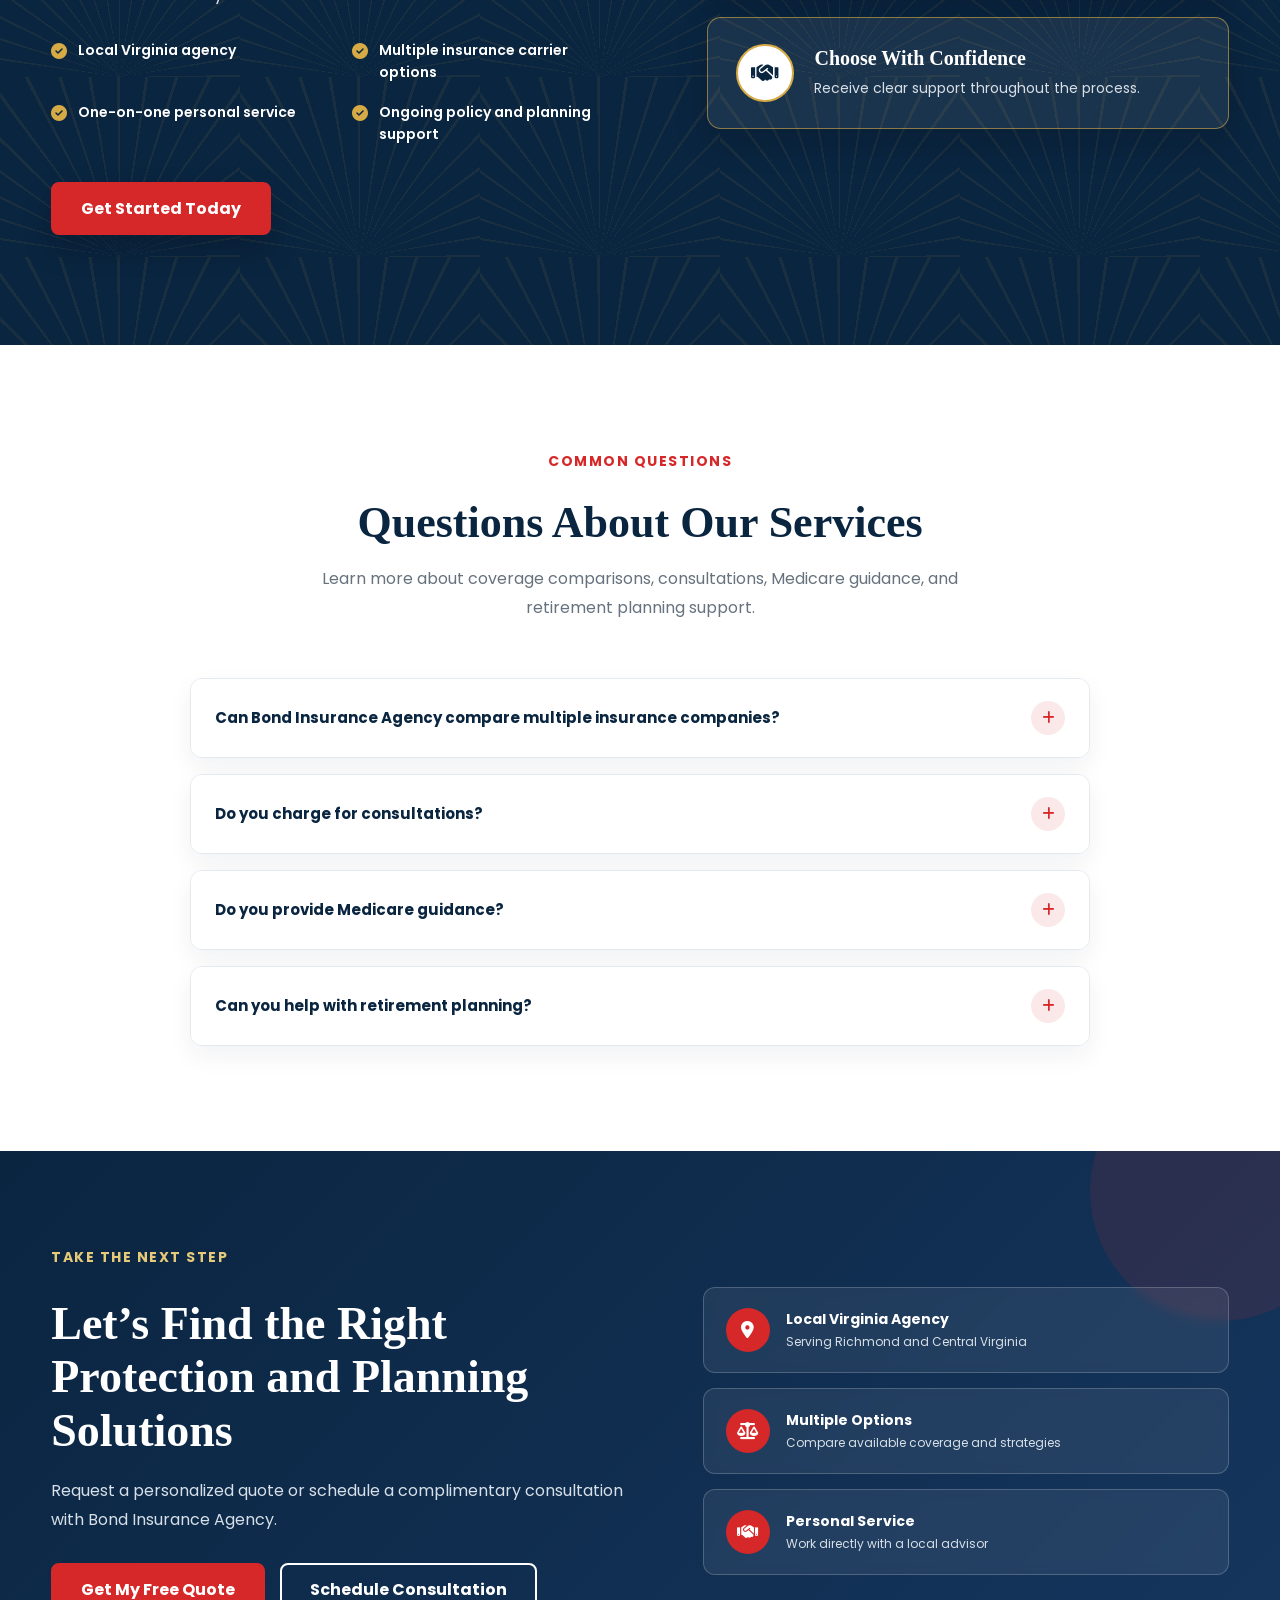
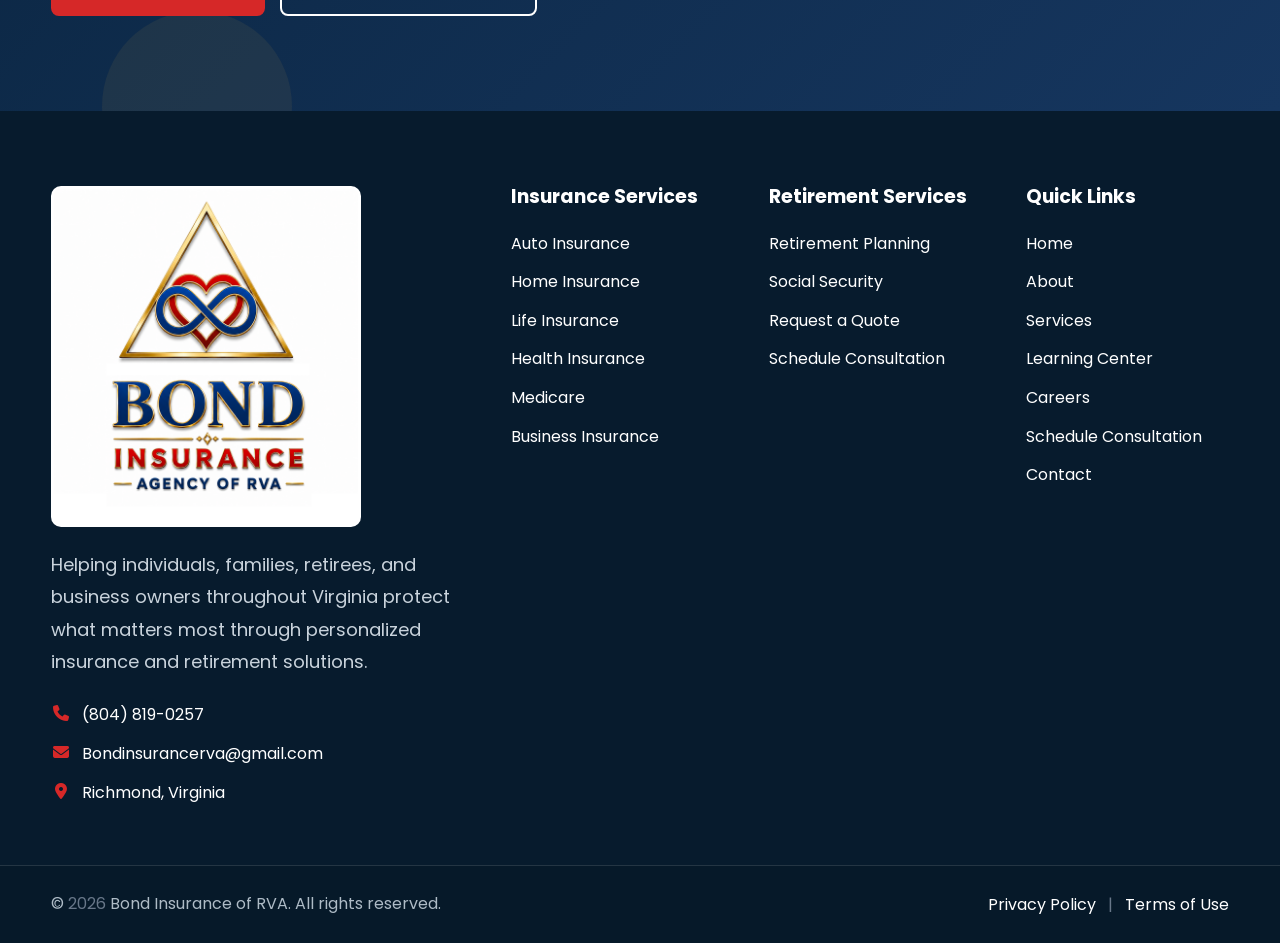
<file: services.html>
<<!DOCTYPE html>
<html lang="en">

<head>

    <meta charset="UTF-8">

    <meta
        name="viewport"
        content="width=device-width, initial-scale=1.0"
    >

    <meta
        name="description"
        content="Explore Bond Insurance Agency of RVA insurance, Medicare, Social Security, business insurance, and retirement planning services for individuals, families, retirees, and business owners throughout Virginia."
    >

    <title>
        Insurance & Retirement Services | Bond Insurance Agency of RVA
    </title>

    <!-- GOOGLE FONT -->

    <link rel="preconnect" href="https://fonts.googleapis.com">

    <link
        rel="preconnect"
        href="https://fonts.gstatic.com"
        crossorigin
    >

    <link
        href="https://fonts.googleapis.com/css2?family=Poppins:wght@300;400;500;600;700;800&display=swap"
        rel="stylesheet"
    >

    <!-- FONT AWESOME -->

    <link
        rel="stylesheet"
        href="https://cdnjs.cloudflare.com/ajax/libs/font-awesome/6.6.0/css/all.min.css"
    >

    <!-- SITE CSS -->

    <link rel="stylesheet" href="css/style.css">
    <link rel="stylesheet" href="css/layout.css">
    <link rel="stylesheet" href="css/deco.css">
    <link rel="stylesheet" href="css/hero.css">
    <link rel="stylesheet" href="css/portrait.css">
    <link rel="stylesheet" href="css/advisor.css">
    <link rel="stylesheet" href="css/services.css">
    <link rel="stylesheet" href="css/home-sections.css">
    <link rel="stylesheet" href="css/learning.css">
    <link rel="stylesheet" href="css/footer.css">
    <link rel="stylesheet" href="css/animations.css">

    <!-- RESPONSIVE LAST -->

    <link rel="stylesheet" href="css/responsive.css">

</head>

<body>

    <!-- HEADER -->

    <header>

        <div class="container nav">

            <a
                href="index.html"
                aria-label="Bond Insurance Agency of RVA Home"
            >

                <img
                    src="images/logo1.png"
                    class="logo"
                    alt="Bond Insurance Agency of RVA"
                >

            </a>

            <button
                class="menu-toggle"
                type="button"
                aria-label="Open navigation menu"
                aria-expanded="false"
            >
                <i class="fas fa-bars" aria-hidden="true"></i>
            </button>

            <nav
                class="nav-menu"
                aria-label="Primary navigation"
            >

                <a href="index.html">Home</a>

                <a href="about.html">
                    About
                </a>

                <a
                    href="services.html"
                    aria-current="page"
                >
                    Services
                </a>

                <a href="learningcenter.html">
                    Learning Center
                <a href="careers.html">Careers</a>

                <a href="contact.html">
                    Contact
                

                <a
                    href="quote.html"
                    class="quote-button"
                >
                    Schedule Consultation
                </a>

            </nav>

        </div>

    </header>

    <main>

        <!-- SERVICES HERO -->

        <section class="page-hero services-page-hero">

            <div class="container">

                <span class="section-label">
                    Insurance & Financial Services
                </span>

                <h1>
                    Protection and Planning for Every Stage of Life
                </h1>

                <p>
                    Bond Insurance Agency of RVA helps individuals, families, retirees, and
                    business owners throughout Virginia compare coverage,
                    understand their options, and prepare for the future.
                </p>

                <div class="services-hero-actions">

                    <a href="quote.html" class="primary-btn">
                        Request a Free Quote
                    </a>

                    <a
                        href="https://calendly.com/financialrva"
                        class="secondary-btn"
                        target="_blank"
                        rel="noopener noreferrer"
                    >
                        Schedule a Consultation
                    </a>

                </div>

            </div>

        </section>

        <!-- SERVICES OVERVIEW -->

        <section class="services-overview">

            <div class="container">

                <div class="section-title">

                    <span class="section-label">
                        Explore Our Services
                    </span>

                    <h2>
                        Insurance, Medicare, Social Security, and Retirement Guidance
                    </h2>

                    <p>
                        Select a service below to learn how Bond Insurance of RVA can help
                        you protect your family, property, business, healthcare,
                        and long-term financial goals.
                    </p>

                </div>

                <div class="services-page-grid">

                    <!-- AUTO -->

                    <article class="service-detail-card">

                        <div class="service-detail-icon">
                            <i class="fas fa-car" aria-hidden="true"></i>
                        </div>

                        <h3>Auto Insurance</h3>

                        <p>
                            Coverage designed to help protect you, your vehicle,
                            your passengers, and your financial well-being.
                        </p>

                        <ul>
                            <li>Liability coverage</li>
                            <li>Collision coverage</li>
                            <li>Comprehensive coverage</li>
                            <li>Uninsured motorist protection</li>
                        </ul>

                        <a href="quote.html" class="service-detail-link">
                            Request an Auto Quote
                            <i class="fas fa-arrow-right" aria-hidden="true"></i>
                        </a>

                    </article>

                    <!-- HOME -->

                    <article class="service-detail-card">

                        <div class="service-detail-icon">
                            <i class="fas fa-house" aria-hidden="true"></i>
                        </div>

                        <h3>Home Insurance</h3>

                        <p>
                            Protect your home, belongings, and personal liability
                            with dependable coverage designed around your property.
                        </p>

                        <ul>
                            <li>Homeowners insurance</li>
                            <li>Condo insurance</li>
                            <li>Landlord coverage</li>
                            <li>Personal liability protection</li>
                        </ul>

                        <a href="quote.html" class="service-detail-link">
                            Request a Home Quote
                            <i class="fas fa-arrow-right" aria-hidden="true"></i>
                        </a>

                    </article>

                    <!-- RENTERS -->

                    <article class="service-detail-card">

                        <div class="service-detail-icon">
                            <i class="fas fa-building" aria-hidden="true"></i>
                        </div>

                        <h3>Renters Insurance</h3>

                        <p>
                            Affordable coverage for your personal belongings,
                            temporary living expenses, and personal liability.
                        </p>

                        <ul>
                            <li>Personal property protection</li>
                            <li>Liability coverage</li>
                            <li>Additional living expenses</li>
                            <li>Optional replacement-cost coverage</li>
                        </ul>

                        <a href="quote.html" class="service-detail-link">
                            Request a Renters Quote
                            <i class="fas fa-arrow-right" aria-hidden="true"></i>
                        </a>

                    </article>

                    <!-- LIFE -->

                    <article class="service-detail-card">

                        <div class="service-detail-icon">
                            <i class="fas fa-heart" aria-hidden="true"></i>
                        </div>

                        <h3>Life Insurance</h3>

                        <p>
                            Help provide financial protection for the people who
                            depend on you and support your long-term legacy goals.
                        </p>

                        <ul>
                            <li>Term life insurance</li>
                            <li>Whole life insurance</li>
                            <li>Universal life insurance</li>
                            <li>Final expense insurance</li>
                        </ul>

                        <a href="quote.html" class="service-detail-link">
                            Explore Life Insurance
                            <i class="fas fa-arrow-right" aria-hidden="true"></i>
                        </a>

                    </article>

                    <!-- HEALTH -->

                    <article class="service-detail-card">

                        <div class="service-detail-icon">
                            <i class="fas fa-notes-medical" aria-hidden="true"></i>
                        </div>

                        <h3>Health Insurance</h3>

                        <p>
                            Review health coverage options for individuals,
                            families, and qualifying small-business needs.
                        </p>

                        <ul>
                            <li>Individual health coverage</li>
                            <li>Family health plans</li>
                            <li>Marketplace guidance</li>
                            <li>Coverage comparison support</li>
                        </ul>

                        <a href="quote.html" class="service-detail-link">
                            Review Health Coverage
                            <i class="fas fa-arrow-right" aria-hidden="true"></i>
                        </a>

                    </article>

                    <!-- MEDICARE -->

                    <article class="service-detail-card">

                        <div class="service-detail-icon">
                            <i class="fas fa-user-doctor" aria-hidden="true"></i>
                        </div>

                        <h3>Medicare Guidance</h3>

                        <p>
                            Understand Medicare options, important enrollment
                            periods, and available coverage choices.
                        </p>

                        <ul>
                            <li>Medicare Advantage plans</li>
                            <li>Medicare Supplement plans</li>
                            <li>Prescription drug plans</li>
                            <li>Enrollment guidance</li>
                        </ul>

                        <a
                            href="https://calendly.com/financialrva"
                            class="service-detail-link"
                            target="_blank"
                            rel="noopener noreferrer"
                        >
                            Schedule a Medicare Review
                            <i class="fas fa-arrow-right" aria-hidden="true"></i>
                        </a>

                    </article>

                    <!-- BUSINESS -->

                    <article class="service-detail-card">

                        <div class="service-detail-icon">
                            <i class="fas fa-briefcase" aria-hidden="true"></i>
                        </div>

                        <h3>Business Insurance</h3>

                        <p>
                            Help protect your company, employees, operations,
                            property, and financial future.
                        </p>

                        <ul>
                            <li>General liability insurance</li>
                            <li>Commercial property coverage</li>
                            <li>Business owner policies</li>
                            <li>Commercial auto insurance</li>
                        </ul>

                        <a href="quote.html" class="service-detail-link">
                            Request a Business Quote
                            <i class="fas fa-arrow-right" aria-hidden="true"></i>
                        </a>

                    </article>

                    <!-- SOCIAL SECURITY -->

                    <article class="service-detail-card">

                        <div class="service-detail-icon">
                            <i class="fas fa-landmark" aria-hidden="true"></i>
                        </div>

                        <h3>Social Security Guidance</h3>

                        <p>
                            Educational support to help you understand claiming
                            considerations and how benefits may fit into retirement.
                        </p>

                        <ul>
                            <li>Claiming-age considerations</li>
                            <li>Spousal benefit education</li>
                            <li>Retirement-income coordination</li>
                            <li>Benefit timing discussions</li>
                        </ul>

                        <a
                            href="https://calendly.com/financialrva"
                            class="service-detail-link"
                            target="_blank"
                            rel="noopener noreferrer"
                        >
                            Schedule a Benefits Conversation
                            <i class="fas fa-arrow-right" aria-hidden="true"></i>
                        </a>

                    </article>

                    <!-- RETIREMENT -->

                    <article class="service-detail-card">

                        <div class="service-detail-icon">
                            <i class="fas fa-chart-line" aria-hidden="true"></i>
                        </div>

                        <h3>Retirement Planning</h3>

                        <p>
                            Build a thoughtful strategy designed to support your
                            income needs, protection goals, and retirement vision.
                        </p>

                        <ul>
                            <li>Retirement income planning</li>
                            <li>Annuity education</li>
                            <li>Income-protection strategies</li>
                            <li>Long-term planning support</li>
                        </ul>

                        <a
                            href="https://calendly.com/financialrva"
                            class="service-detail-link"
                            target="_blank"
                            rel="noopener noreferrer"
                        >
                            Schedule a Retirement Review
                            <i class="fas fa-arrow-right" aria-hidden="true"></i>
                        </a>

                    </article>

                </div>

            </div>

        </section>

        <!-- WHY WORK WITH US -->

        <section class="services-benefits-section">

            <div class="container services-benefits-grid">

                <div class="services-benefits-content">

                    <span class="section-label">
Why Work With Bond Insurance Agency of RVA                    </span>

                    <h2>
                        More Options. Clear Guidance. Personal Support.
                    </h2>

                    <p>
                        Insurance and retirement decisions can feel complicated.
                       Bond Insurance Agency of RVA makes the process easier by listening first,,
                        comparing available solutions, and clearly explaining the
                        choices in front of you.
                    </p>

                    <div class="services-benefit-list">

                        <div>
                            <i class="fas fa-circle-check" aria-hidden="true"></i>
                            <span>Local Virginia agency</span>
                        </div>

                        <div>
                            <i class="fas fa-circle-check" aria-hidden="true"></i>
                            <span>Multiple insurance carrier options</span>
                        </div>

                        <div>
                            <i class="fas fa-circle-check" aria-hidden="true"></i>
                            <span>One-on-one personal service</span>
                        </div>

                        <div>
                            <i class="fas fa-circle-check" aria-hidden="true"></i>
                            <span>Ongoing policy and planning support</span>
                        </div>

                    </div>

                    <a href="quote.html" class="primary-btn">
                        Get Started Today
                    </a>

                </div>

                <div class="services-benefits-cards">

                    <article>

                        <i class="fas fa-comments" aria-hidden="true"></i>

                        <div>
                            <h3>Start With a Conversation</h3>
                            <p>
                                Tell us what you need help protecting or planning.
                            </p>
                        </div>

                    </article>

                    <article>

                        <i class="fas fa-scale-balanced" aria-hidden="true"></i>

                        <div>
                            <h3>Compare Available Options</h3>
                            <p>
                                Review coverage, benefits, costs, and tradeoffs.
                            </p>
                        </div>

                    </article>

                    <article>

                        <i class="fas fa-handshake" aria-hidden="true"></i>

                        <div>
                            <h3>Choose With Confidence</h3>
                            <p>
                                Receive clear support throughout the process.
                            </p>
                        </div>

                    </article>

                </div>

            </div>

        </section>

        <!-- FAQ -->

        <section class="faq services-faq">

            <div class="container">

                <div class="section-title">

                    <span class="section-label">
                        Common Questions
                    </span>

                    <h2>Questions About Our Services</h2>

                    <p>
                        Learn more about coverage comparisons, consultations,
                        Medicare guidance, and retirement planning support.
                    </p>

                </div>

                <div class="faq-container">

                    <article class="faq-item">

                        <button
                            class="faq-question"
                            type="button"
                            aria-expanded="false"
                        >
                            <span>
                                Can Bond Insurance Agency compare multiple insurance companies?
                            </span>

                            <i class="fas fa-plus" aria-hidden="true"></i>
                        </button>

                        <div class="faq-answer">

                            <p>
                               Bond Insurance Agency works with multiple insurance and agencies so clients can review
                                available options based on their needs,
                                eligibility, and budget.
                            </p>

                        </div>

                    </article>

                    <article class="faq-item">

                        <button
                            class="faq-question"
                            type="button"
                            aria-expanded="false"
                        >
                            <span>Do you charge for consultations?</span>

                            <i class="fas fa-plus" aria-hidden="true"></i>
                        </button>

                        <div class="faq-answer">

                            <p>
                                Initial consultations are complimentary and are
                                designed to help identify your needs and next steps.
                            </p>

                        </div>

                    </article>

                    <article class="faq-item">

                        <button
                            class="faq-question"
                            type="button"
                            aria-expanded="false"
                        >
                            <span>Do you provide Medicare guidance?</span>

                            <i class="fas fa-plus" aria-hidden="true"></i>
                        </button>

                        <div class="faq-answer">

                            <p>
                                Yes. Bond Insurance Agency helps clients understand
                                Medicare plan categories, enrollment timing, and
                                available coverage choices.
                            </p>

                        </div>

                    </article>

                    <article class="faq-item">

                        <button
                            class="faq-question"
                            type="button"
                            aria-expanded="false"
                        >
                            <span>Can you help with retirement planning?</span>

                            <i class="fas fa-plus" aria-hidden="true"></i>
                        </button>

                        <div class="faq-answer">

                            <p>
                                Bond Insurance Agency provides retirement-planning
                                conversations focused on income needs, protection,
                                Social Security considerations, and available
                                financial strategies.
                            </p>

                        </div>

                    </article>

                </div>

            </div>

        </section>

        <!-- CTA -->

        <section class="cta-section premium-cta">

            <div class="container cta-grid">

                <div class="cta-content">

                    <span class="section-label">
                        Take the Next Step
                    </span>

                    <h2>
                        Let’s Find the Right Protection and Planning Solutions
                    </h2>

                    <p>
                        Request a personalized quote or schedule a complimentary
                        consultation with Bond Insurance Agency.
                    </p>

                    <div class="cta-buttons">

                        <a href="quote.html" class="primary-btn">
                            Get My Free Quote
                        </a>

                        <a
                            href="https://calendly.com/financialrva"
                            class="secondary-btn"
                            target="_blank"
                            rel="noopener noreferrer"
                        >
                            Schedule Consultation
                        </a>

                    </div>

                </div>

                <div class="cta-trust">

                    <div class="cta-trust-item">

                        <i class="fas fa-location-dot" aria-hidden="true"></i>

                        <div>
                            <strong>Local Virginia Agency</strong>
                            <span>Serving Richmond and Central Virginia</span>
                        </div>

                    </div>

                    <div class="cta-trust-item">

                        <i class="fas fa-scale-balanced" aria-hidden="true"></i>

                        <div>
                            <strong>Multiple Options</strong>
                            <span>Compare available coverage and strategies</span>
                        </div>

                    </div>

                    <div class="cta-trust-item">

                        <i class="fas fa-handshake" aria-hidden="true"></i>

                        <div>
                            <strong>Personal Service</strong>
                            <span>Work directly with a local advisor</span>
                        </div>

                    </div>

                </div>

            </div>

        </section>

    </main>

    <!-- GLOBAL FOOTER -->

    <footer class="site-footer">

        <div class="container footer-grid">

            <div class="footer-about">

                <img
                    src="images/logo.png"
                    alt="Bond Insurance of RVA"
                    class="footer-logo"
                >

                <p>
                    Helping individuals, families, retirees, and business owners
                    throughout Virginia protect what matters most through
                    personalized insurance and retirement solutions.
                </p>

                <div class="footer-contact">

                    <p>
                        <i class="fas fa-phone" aria-hidden="true"></i>

                        <a href="tel:8048190257">
                            (804) 819-0257
                        </a>
                    </p>

                    <p>
                        <i class="fas fa-envelope" aria-hidden="true"></i>

                        <a href="mailto: Bondinsurancerva@gmail.com
">
                            Bondinsurancerva@gmail.com
                        </a>
                    </p>

                    <p>
                        <i class="fas fa-location-dot" aria-hidden="true"></i>
                        <span>Richmond, Virginia</span>
                    </p>

                </div>

            </div>

            <div>

                <h4>Insurance Services</h4>

                <ul>
                    <li><a href="services.html">Auto Insurance</a></li>
                    <li><a href="services.html">Home Insurance</a></li>
                    <li><a href="services.html">Life Insurance</a></li>
                    <li><a href="services.html">Health Insurance</a></li>
                    <li><a href="services.html">Medicare</a></li>
                    <li><a href="services.html">Business Insurance</a></li>
                </ul>

            </div>

            <div>

                <h4>Retirement Services</h4>

                <ul>
                    <li><a href="services.html">Retirement Planning</a></li>
                    <li><a href="services.html">Social Security</a></li>
                    <li><a href="quote.html">Request a Quote</a></li>

                    <li>
                        <a
                            href="https://calendly.com/financialrva"
                            target="_blank"
                            rel="noopener noreferrer"
                        >
                            Schedule Consultation
                        </a>
                    </li>
                </ul>

            </div>

            <div>

                <h4>Quick Links</h4>

                <ul>
                  <li><a href="index.html">Home</a></li>
                    <li><a href="about.html">About</a></li>
                    <li><a href="services.html">Services</a></li>
                    <li><a href="learningcenter.html">Learning Center</a></li>
                    <li><a href="careers.html">Careers</a></li>
                    <li><a href="quote.html">Schedule Consultation</a></li>
                    <li><a href="contact.html">Contact</a></li>
                </ul>

            </div>

        </div>

        <div class="footer-bottom">

            <div class="container footer-bottom-content">

                <p>
                    &copy; <span id="current-year">2026</span> Bond Insurance of RVA.
                    All rights reserved.
                </p>

                <div>
                    <a href="privacy.html">Privacy Policy</a>
                    <span>|</span>
                    <a href="terms.html">Terms of Use</a>
                </div>

            </div>

        </div>

    </footer>

    <!-- MOBILE ACTION BAR -->

    <div class="mobile-action-bar">

        <a href="tel:8048190257">
            <i class="fas fa-phone" aria-hidden="true"></i>
            <span>Call</span>
        </a>

        <a href="quote.html">
            <i class="fas fa-file-signature" aria-hidden="true"></i>
            <span>Get Quote</span>
        </a>

        <a
            href="https://calendly.com/financialrva"
            target="_blank"
            rel="noopener noreferrer"
        >
            <i class="fas fa-calendar-check" aria-hidden="true"></i>
            <span>Schedule</span>
        </a>

    </div>

    <script src="js/script.js"></script>

</body>

</html>
</file>
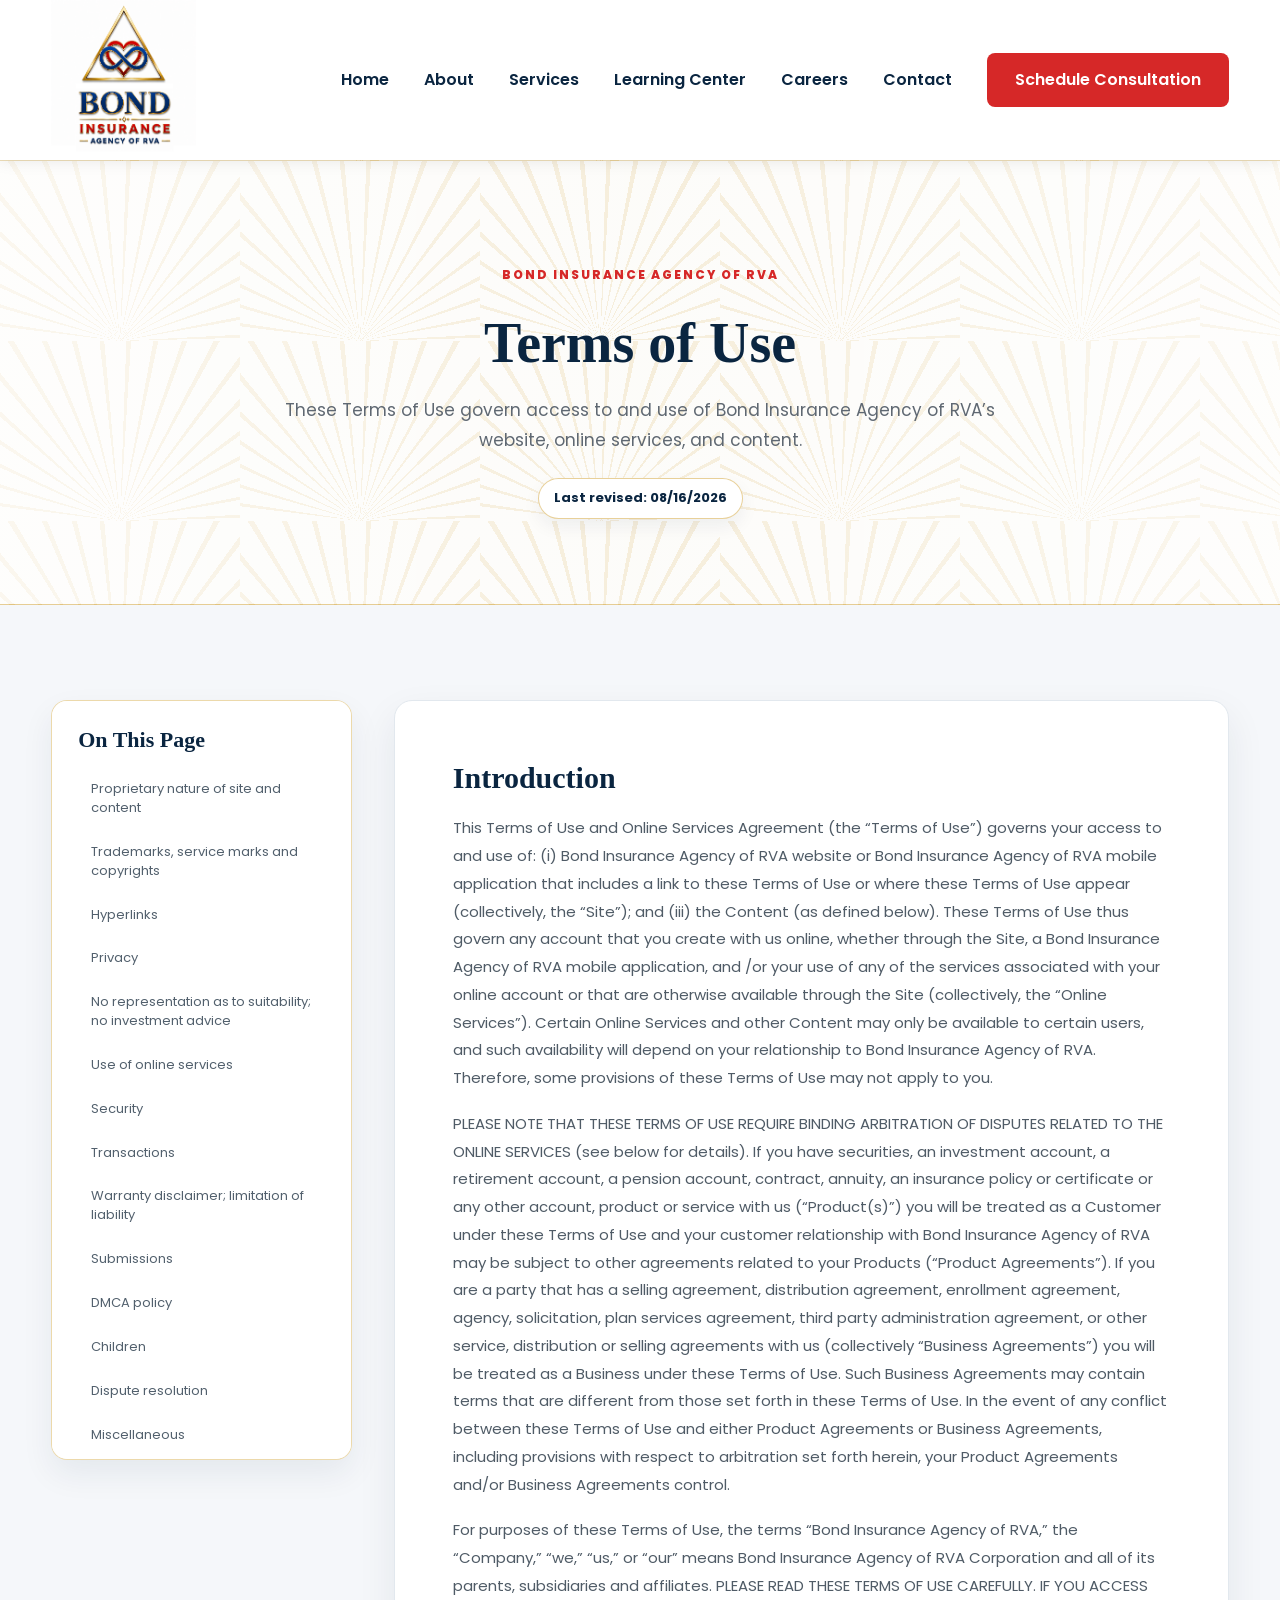
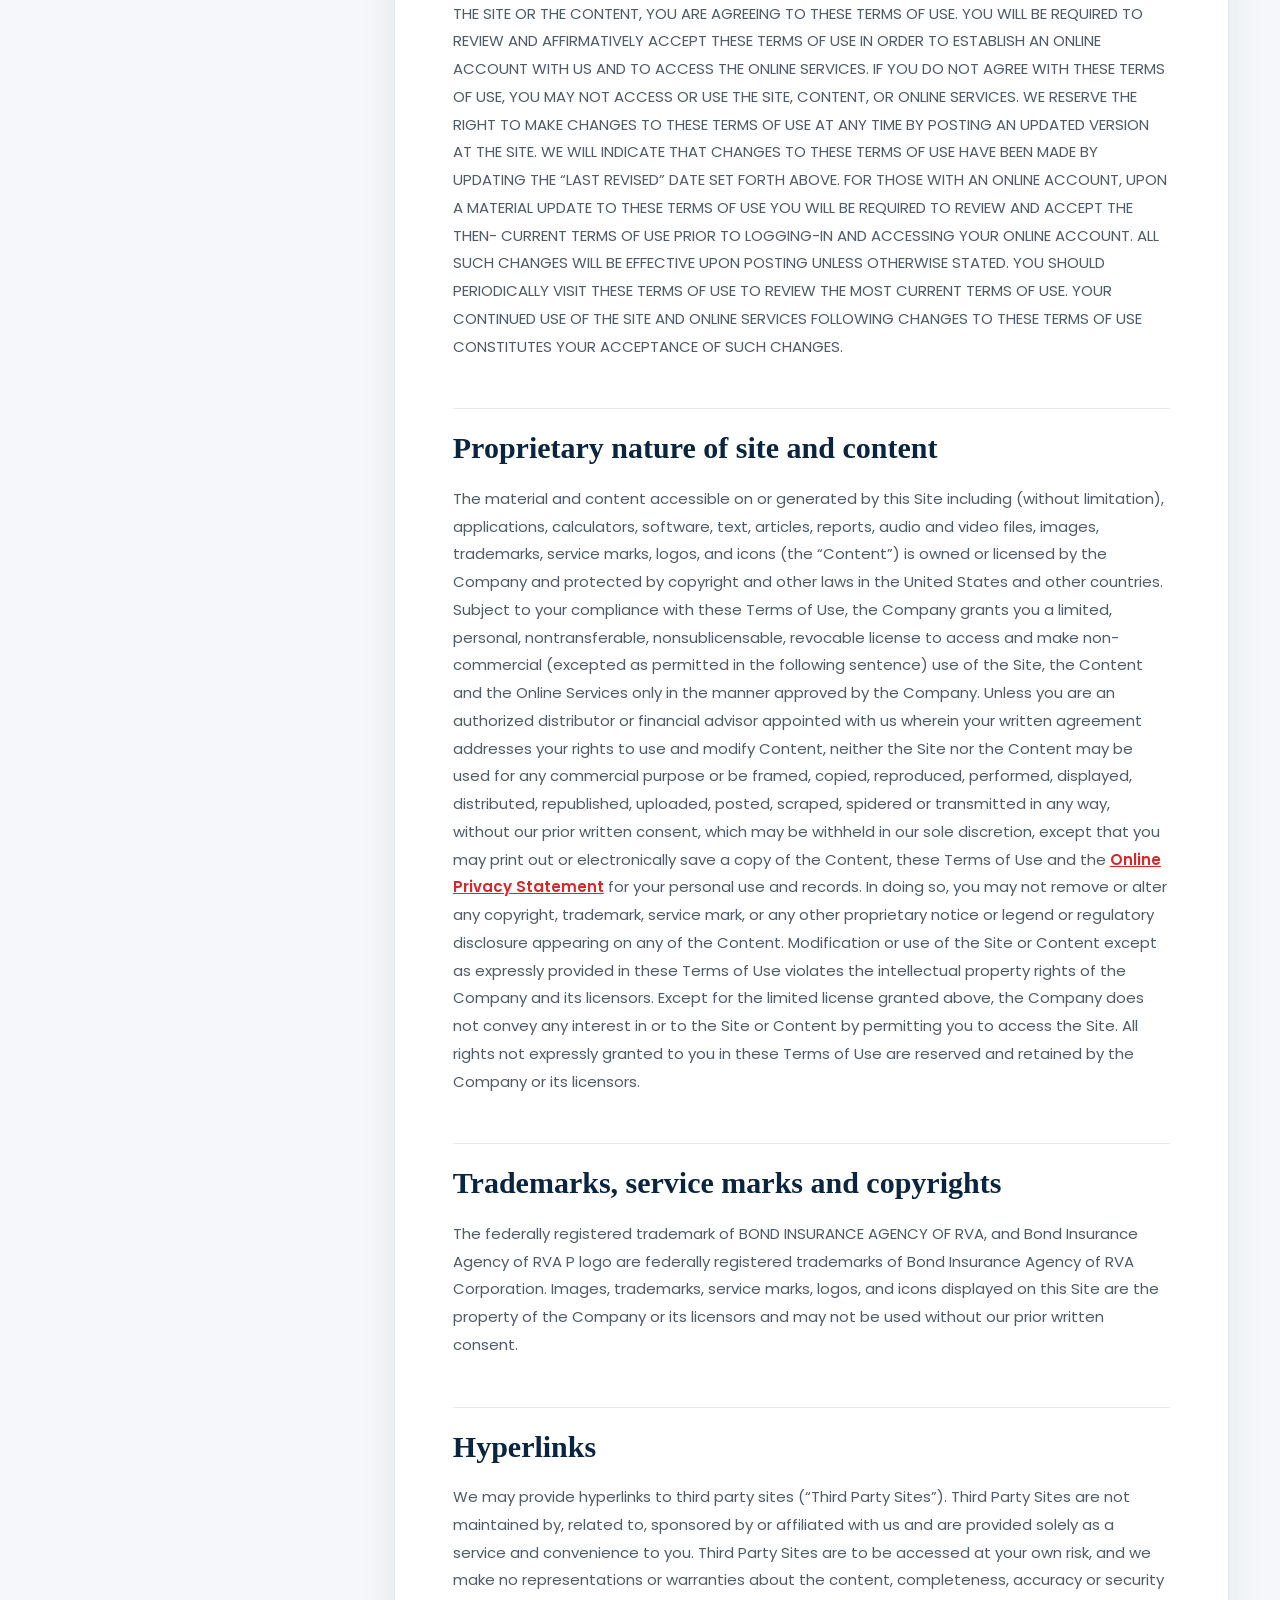
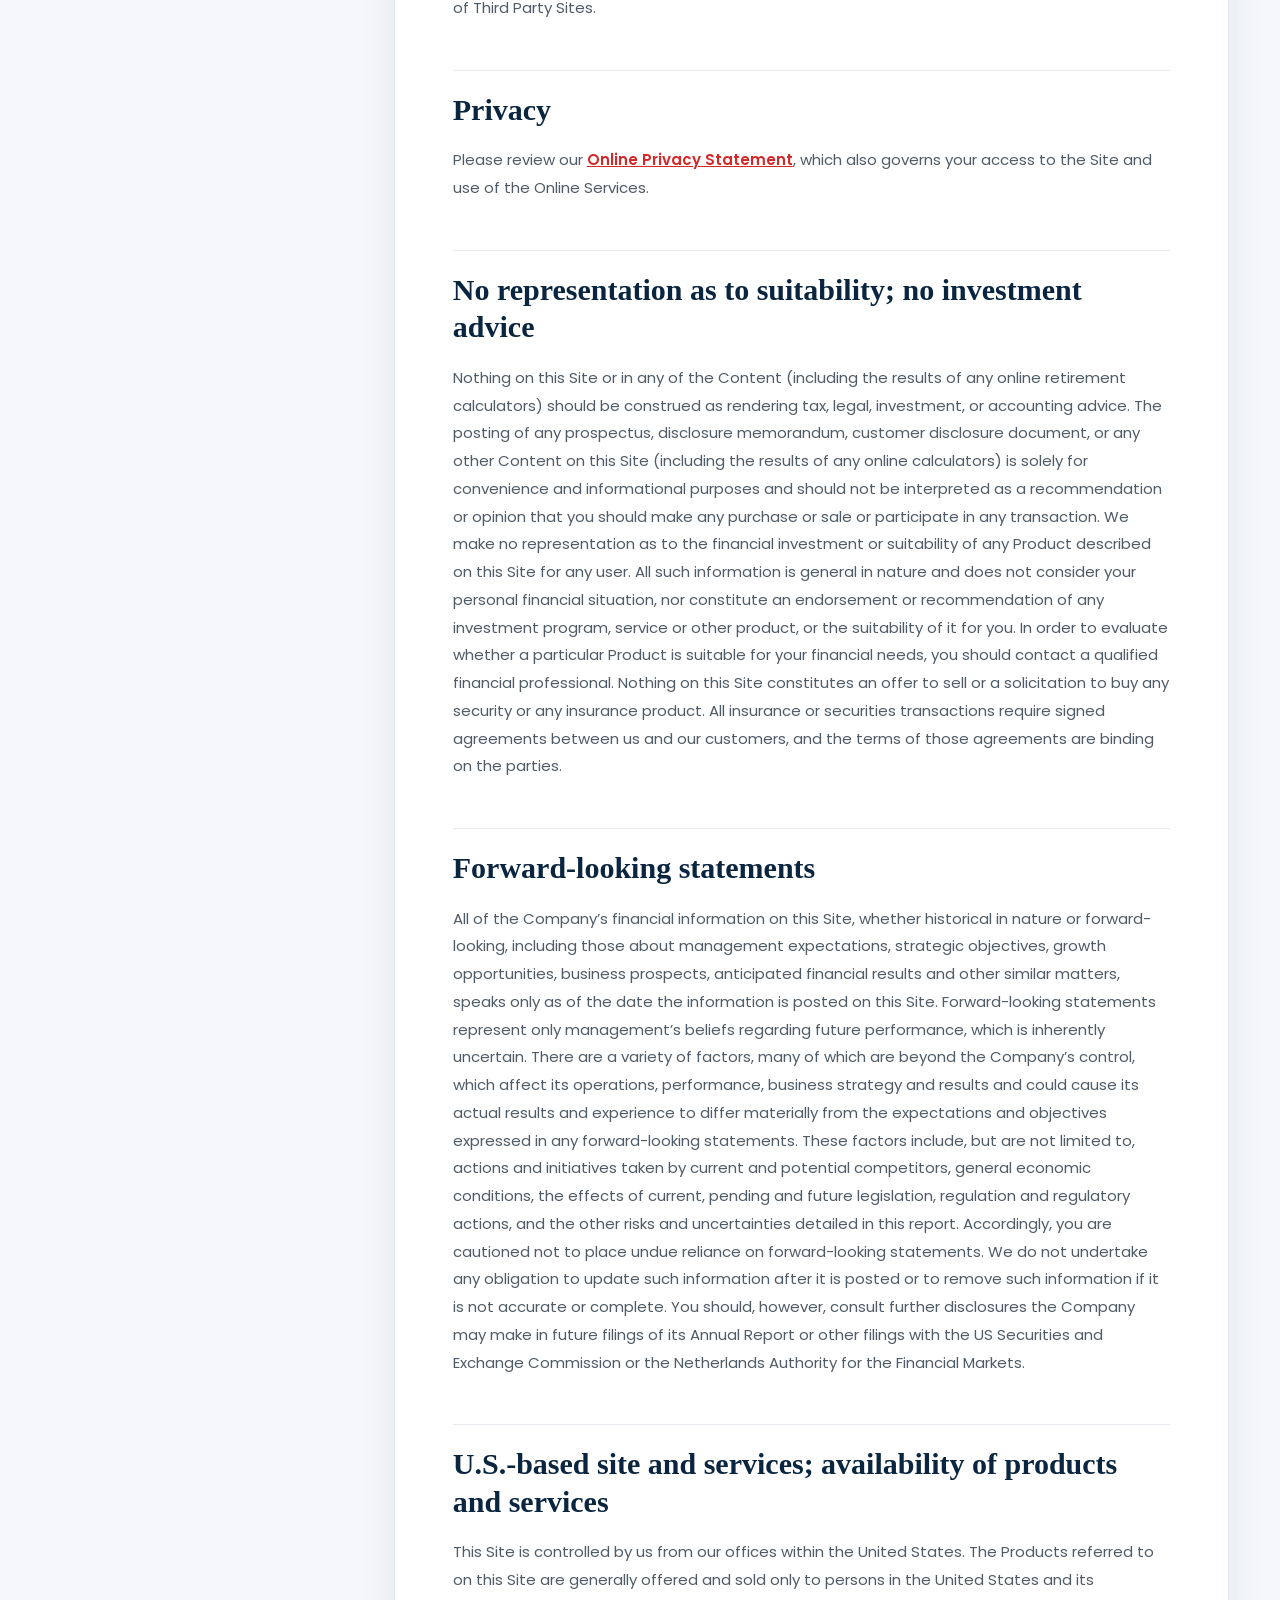
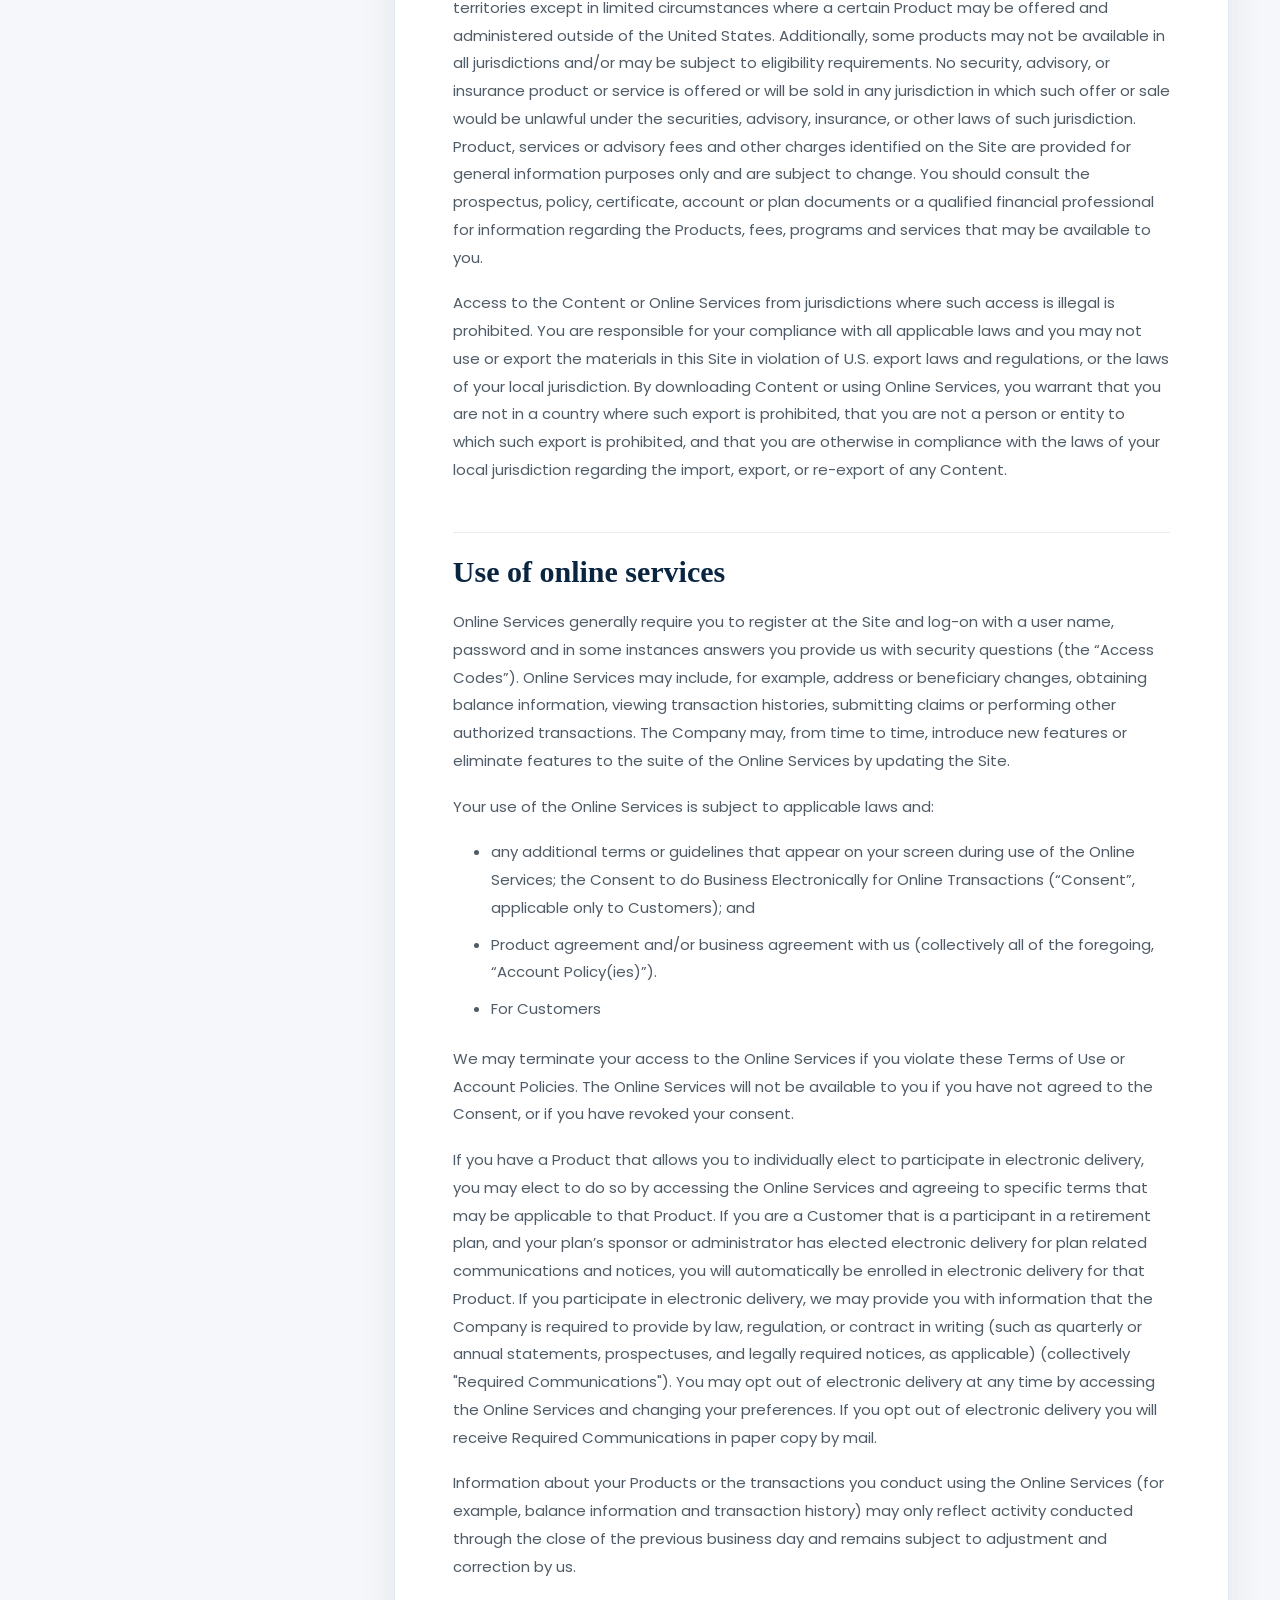
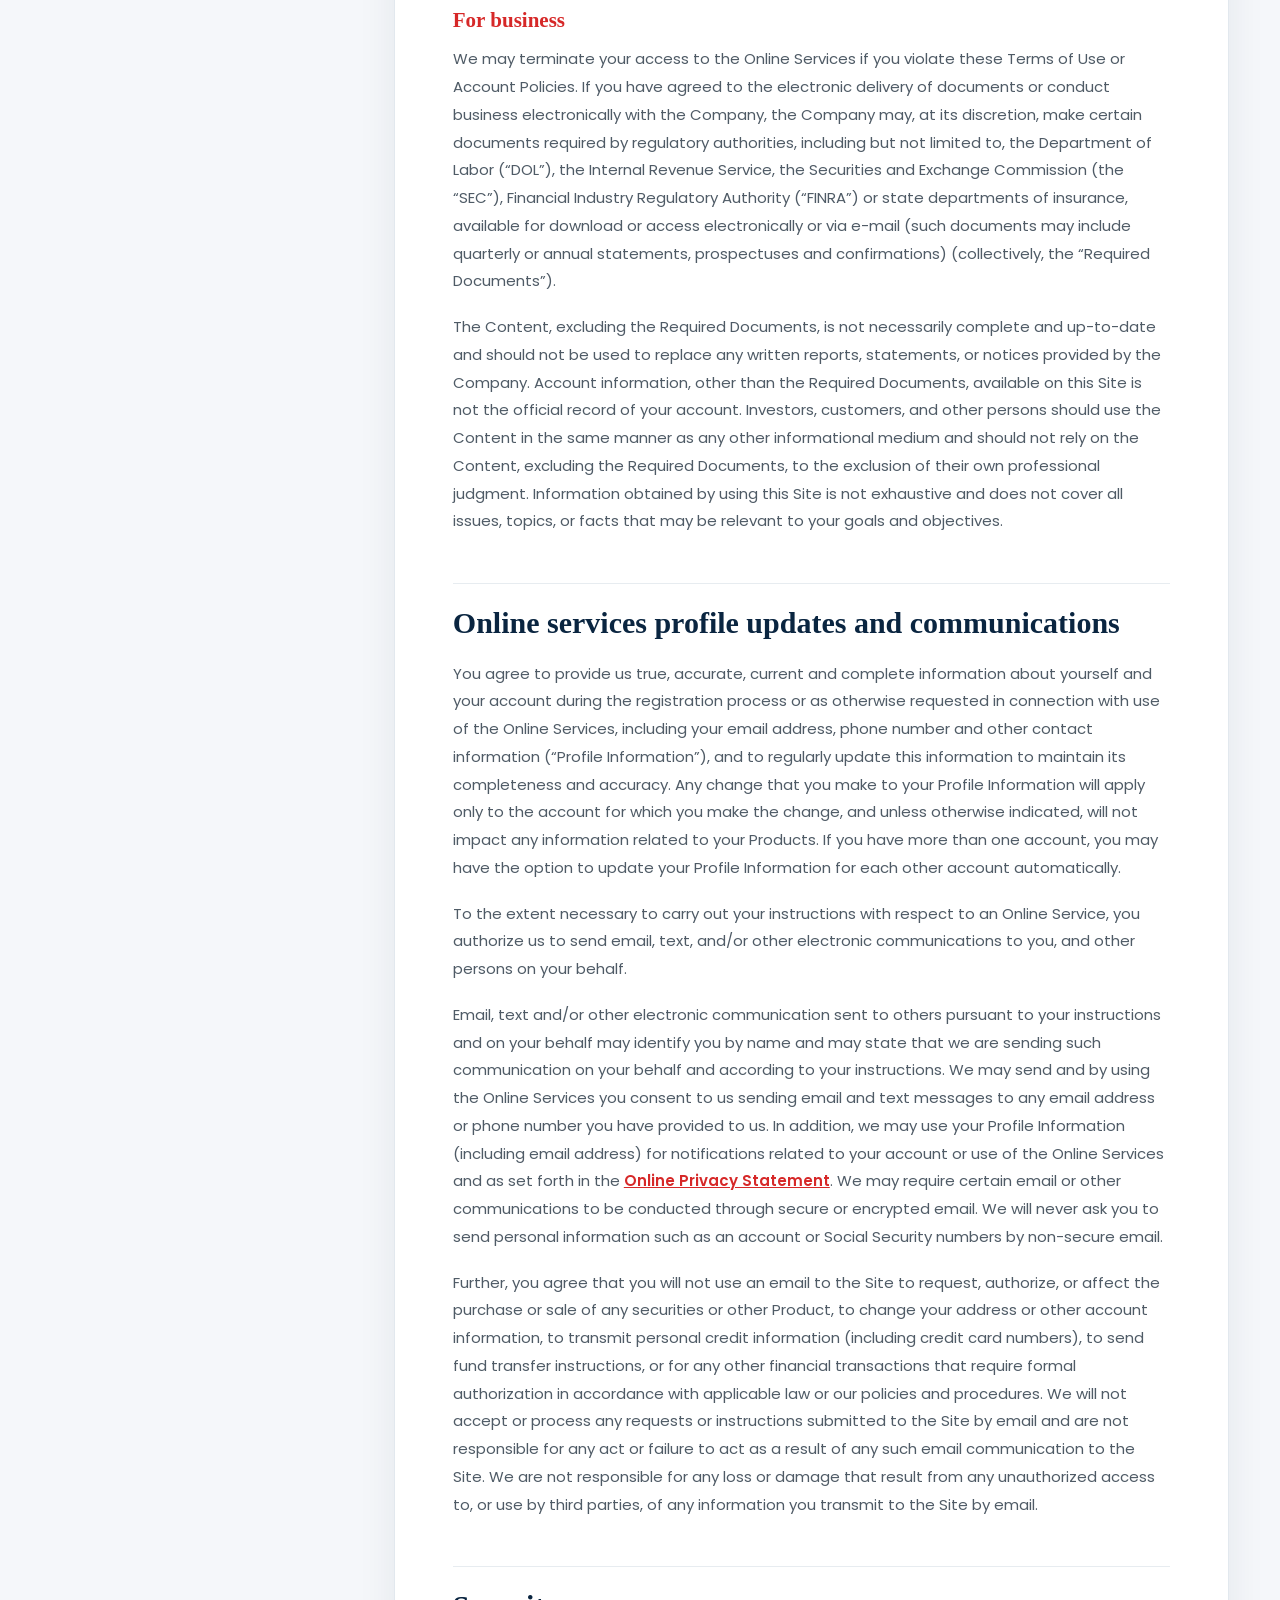
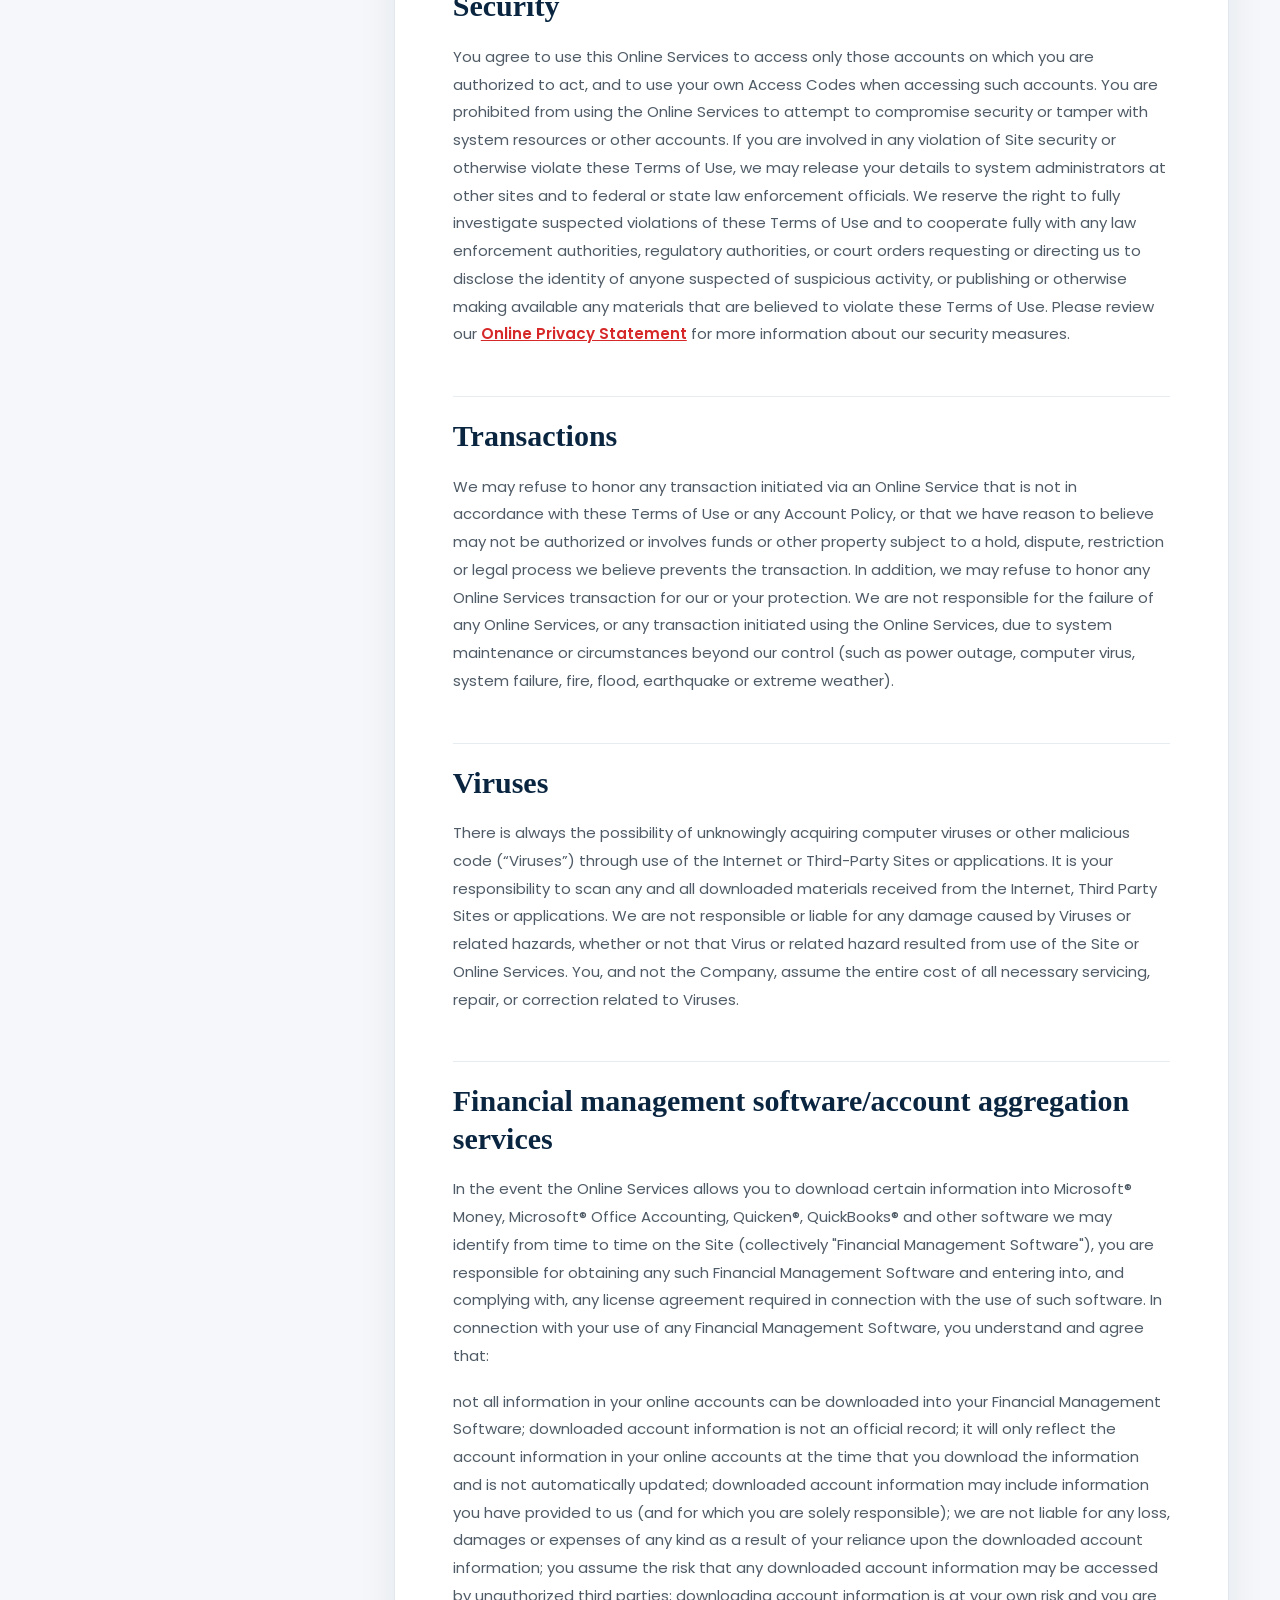
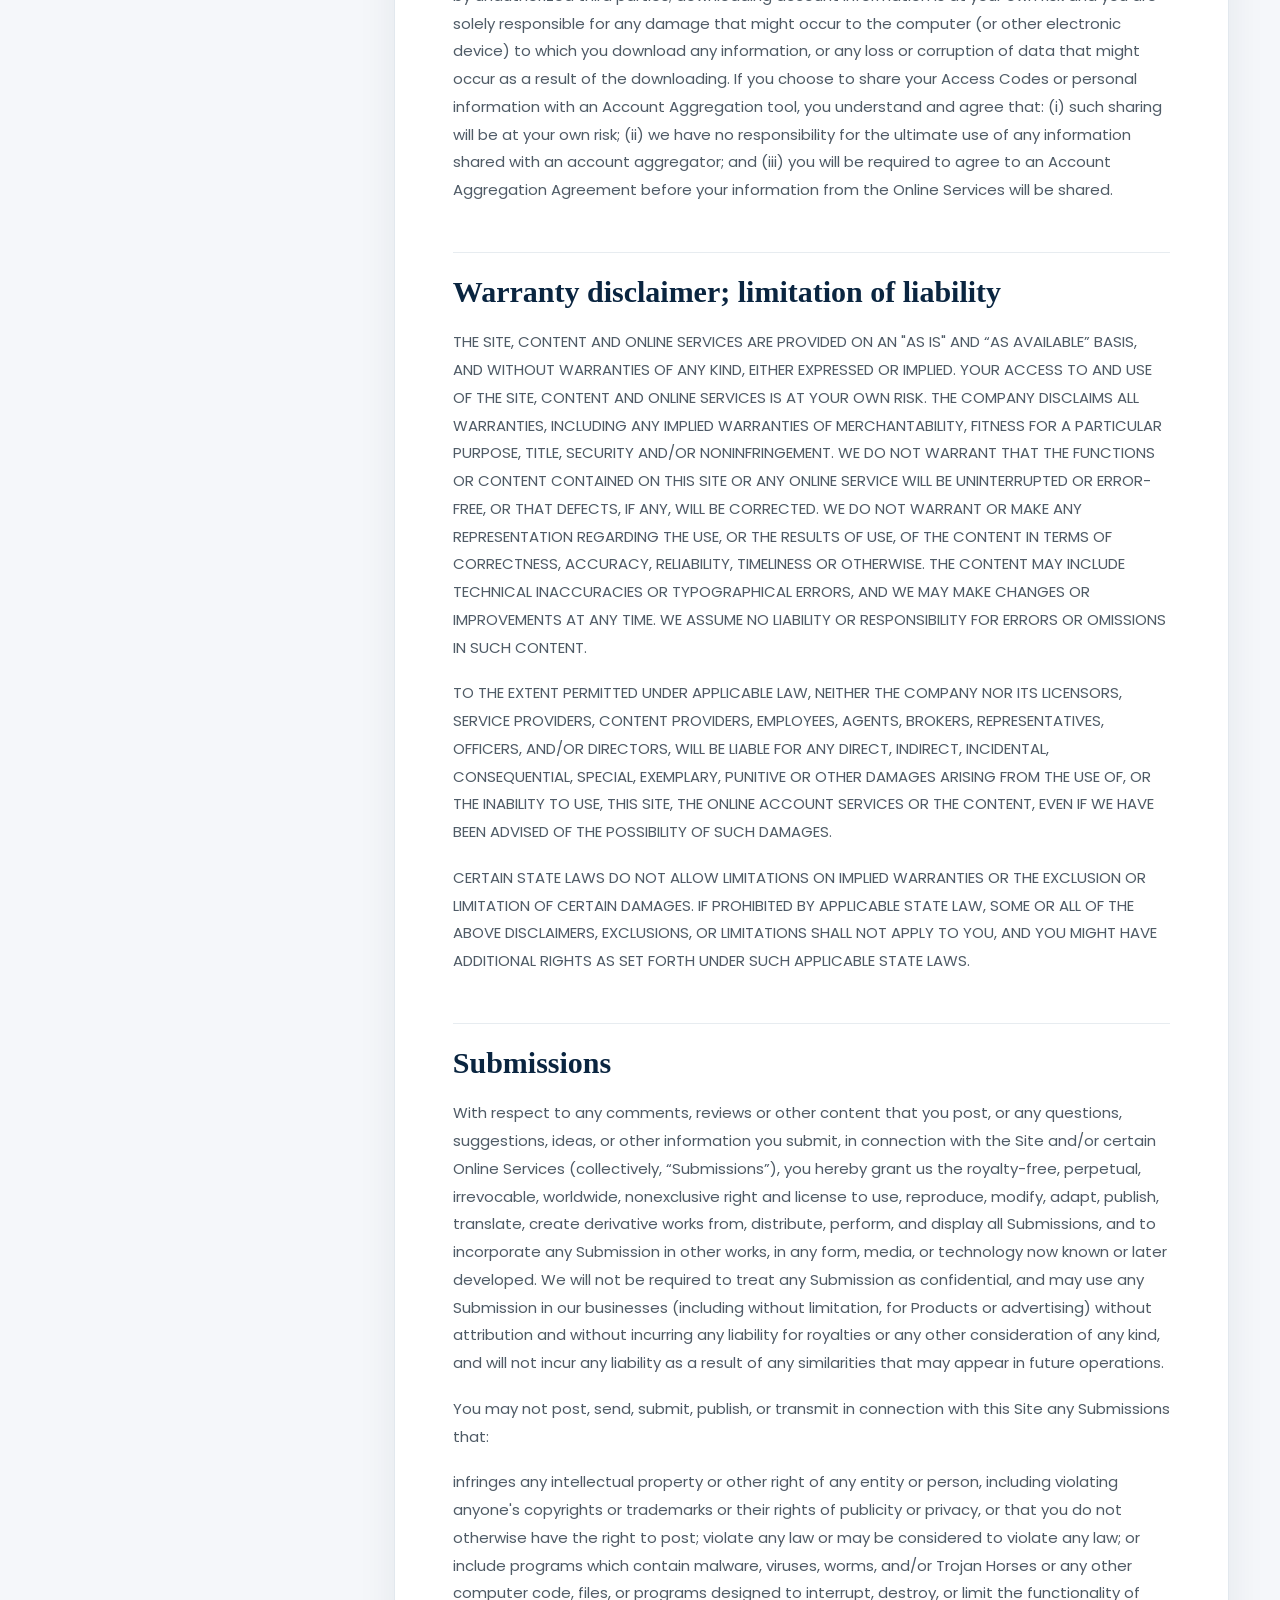
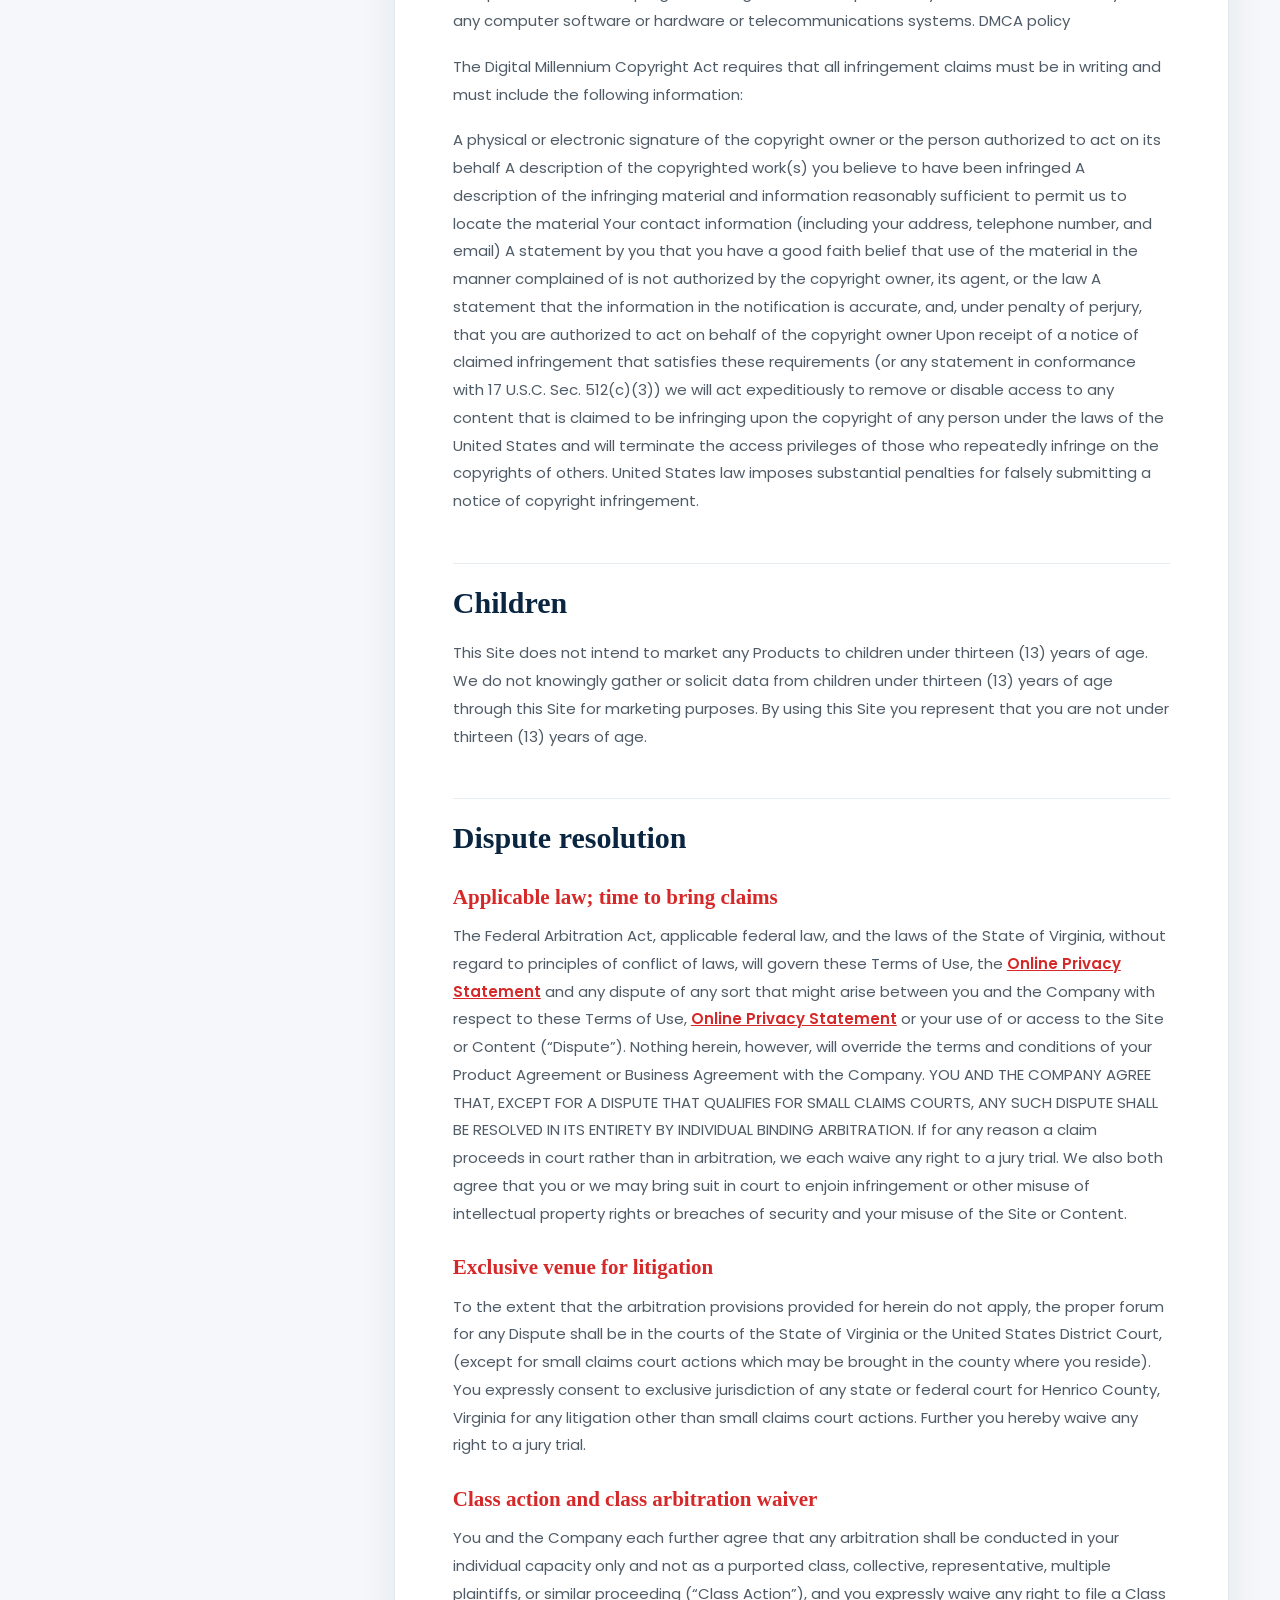
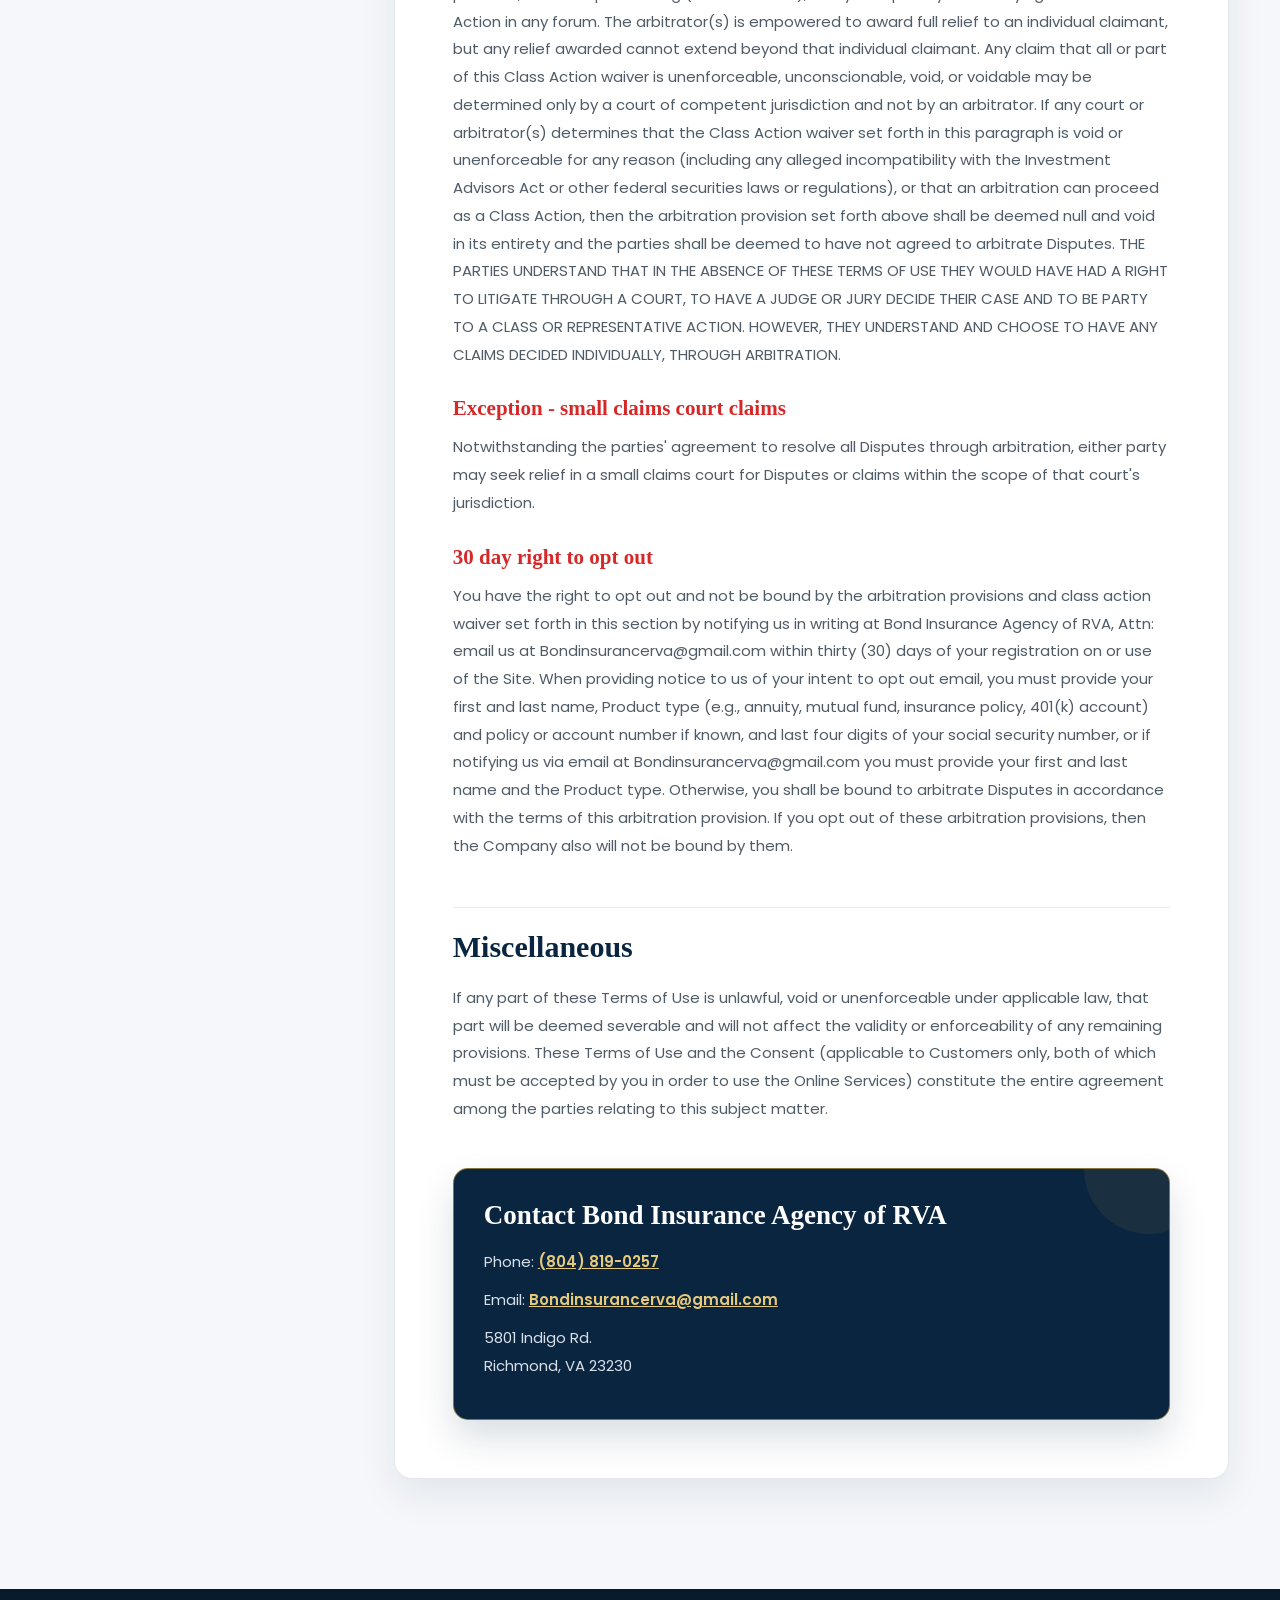
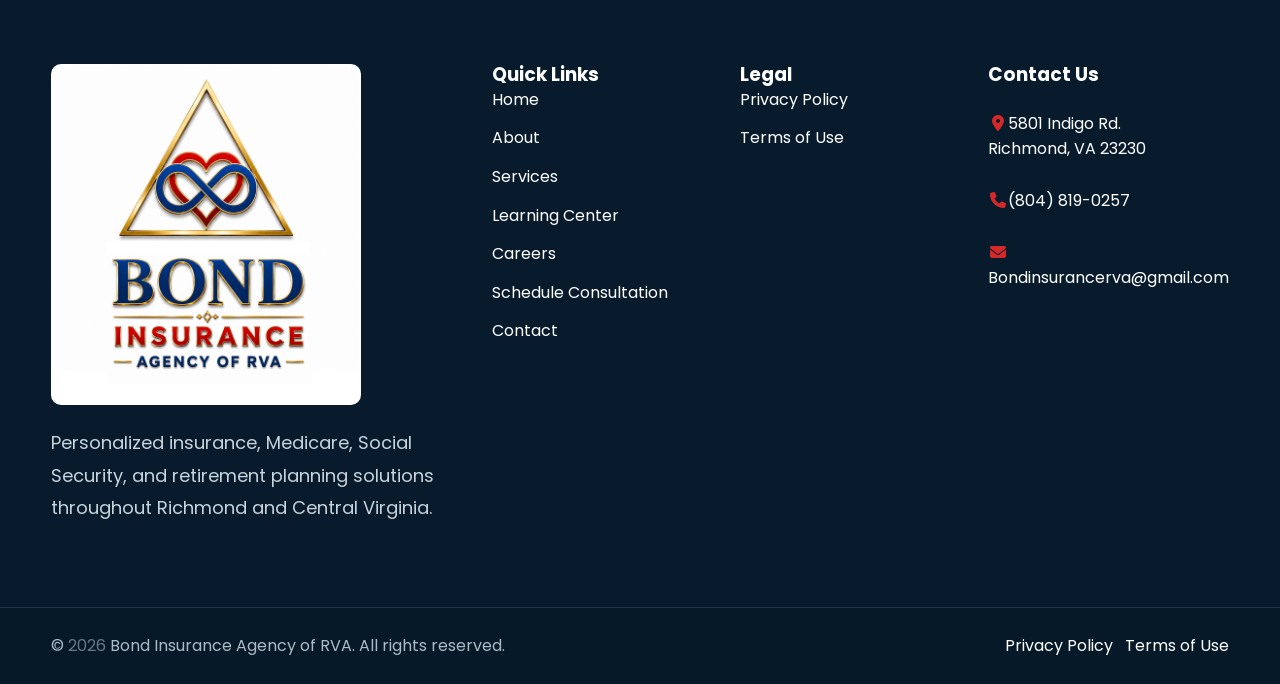
<file: terms.html>
<!DOCTYPE html>
<html lang="en">
<head>
<meta charset="UTF-8">
<meta name="viewport" content="width=device-width, initial-scale=1.0">
<title>Terms of Use | Bond Insurance Agency of RVA</title>
<meta name="description" content="Bond Insurance Agency of RVA Terms of Use.">
<link rel="icon" href="favicon.ico">

<link rel="stylesheet" href="css/style.css">
<link rel="stylesheet" href="css/layout.css">
<link rel="stylesheet" href="css/deco.css">
<link rel="stylesheet" href="css/hero.css">
<link rel="stylesheet" href="css/portrait.css">
<link rel="stylesheet" href="css/advisor.css">
<link rel="stylesheet" href="css/services.css">
<link rel="stylesheet" href="css/home-sections.css">

<!-- TERMS PAGE -->
<link rel="stylesheet" href="css/terms.css">

<link rel="stylesheet" href="css/footer.css">
<link rel="stylesheet" href="css/animations.css">

<!-- RESPONSIVE LAST -->
<link rel="stylesheet" href="css/responsive.css">
<link rel="preconnect" href="https://fonts.googleapis.com">
<link rel="preconnect" href="https://fonts.gstatic.com" crossorigin>

<link
    href="https://fonts.googleapis.com/css2?family=Poppins:wght@300;400;500;600;700;800&display=swap"
    rel="stylesheet"
>

<link
    rel="stylesheet"
    href="https://cdnjs.cloudflare.com/ajax/libs/font-awesome/6.5.2/css/all.min.css"
>
</head>
<body>
<header><div class="container nav">
<a href="index.html" class="logo-link" aria-label="Bond Insurance Agency of RVA home"><img src="images/logo.png" class="logo" alt="Bond Insurance Agency of RVA"></a>
<button class="menu-toggle" type="button" aria-label="Open navigation menu" aria-expanded="false"><i class="fas fa-bars"></i></button>
<nav class="nav-menu" aria-label="Primary navigation">
<a href="index.html">Home</a><a href="about.html">About</a><a href="services.html">Services</a><a href="learningcenter.html">Learning Center</a><a href="careers.html">Careers</a><a href="contact.html">Contact</a><a href="quote.html" class="quote-button">Schedule Consultation</a>
</nav></div></header>
<main>
<section class="terms-hero"><div class="container"><span class="section-label">Bond Insurance Agency of RVA</span><h1>Terms of Use</h1><p>These Terms of Use govern access to and use of Bond Insurance Agency of RVA’s website, online services, and content.</p><span class="terms-updated">Last revised: 08/16/2026 </span></div></section>
<section class="terms-wrap"><div class="container terms-grid">
<aside class="terms-toc"><h2>On This Page</h2><ul><li><a href="#proprietary-nature-of-site-and-content">Proprietary nature of site and content</a></li><li><a href="#trademarks-service-marks-and-copyrights">Trademarks, service marks and copyrights</a></li><li><a href="#hyperlinks">Hyperlinks</a></li><li><a href="#privacy">Privacy</a></li><li><a href="#no-representation-as-to-suitability-no-investment-advice">No representation as to suitability; no investment advice</a></li><li><a href="#use-of-online-services">Use of online services</a></li><li><a href="#security">Security</a></li><li><a href="#transactions">Transactions</a></li><li><a href="#warranty-disclaimer-limitation-of-liability">Warranty disclaimer; limitation of liability</a></li><li><a href="#submissions">Submissions</a></li><li><a href="#dmca-policy">DMCA policy</a></li><li><a href="#children">Children</a></li><li><a href="#dispute-resolution">Dispute resolution</a></li><li><a href="#miscellaneous">Miscellaneous</a></li></ul></aside>
<article class="terms-card"><h2 id="introduction">Introduction</h2>
<p>This Terms of Use and Online Services Agreement (the “Terms of Use”) governs your access to and use of: (i)  Bond Insurance Agency of RVA website or Bond Insurance Agency of RVA mobile application that includes a link to these Terms of Use or where these Terms of Use appear (collectively, the “Site”);  and (iii) the Content (as defined below). These Terms of Use thus govern any account that you create with us online, whether through the Site, a Bond Insurance Agency of RVA mobile application, and /or your use of any of the services associated with your online account or that are otherwise available through the Site (collectively, the “Online Services”). Certain Online Services and other Content may only be available to certain users, and such availability will depend on your relationship to Bond Insurance Agency of RVA. Therefore, some provisions of these Terms of Use may not apply to you.</p>
<p>PLEASE NOTE THAT THESE TERMS OF USE REQUIRE BINDING ARBITRATION OF DISPUTES RELATED TO THE ONLINE SERVICES (see below for details). If you have securities, an investment account, a retirement account, a pension account, contract, annuity, an insurance policy or certificate or any other account, product or service with us (“Product(s)”) you will be treated as a Customer under these Terms of Use and your customer relationship with Bond Insurance Agency of RVA may be subject to other agreements related to your Products (“Product Agreements”).  If you are a party that has a selling agreement, distribution agreement, enrollment agreement, agency, solicitation, plan services agreement, third party administration agreement, or other service, distribution or selling agreements with us (collectively “Business Agreements”) you will be treated as a Business under these Terms of Use. Such Business Agreements may contain terms that are different from those set forth in these Terms of Use. In the event of any conflict between these Terms of Use and either Product Agreements or Business Agreements, including provisions with respect to arbitration set forth herein, your Product Agreements and/or Business Agreements control.</p>
<p>For purposes of these Terms of Use, the terms “Bond Insurance Agency of RVA,” the “Company,” “we,” “us,” or “our” means Bond Insurance Agency of RVA Corporation and all of its parents, subsidiaries and affiliates. PLEASE READ THESE TERMS OF USE CAREFULLY. IF YOU ACCESS THE SITE OR THE CONTENT, YOU ARE AGREEING TO THESE TERMS OF USE. YOU WILL BE REQUIRED TO REVIEW AND AFFIRMATIVELY ACCEPT THESE TERMS OF USE IN ORDER TO ESTABLISH AN ONLINE ACCOUNT WITH US AND TO ACCESS THE ONLINE SERVICES. IF YOU DO NOT AGREE WITH THESE TERMS OF USE, YOU MAY NOT ACCESS OR USE THE SITE, CONTENT, OR ONLINE SERVICES. WE RESERVE THE RIGHT TO MAKE CHANGES TO THESE TERMS OF USE AT ANY TIME BY POSTING AN UPDATED VERSION AT THE SITE. WE WILL INDICATE THAT CHANGES TO THESE TERMS OF USE HAVE BEEN MADE BY UPDATING THE “LAST REVISED” DATE SET FORTH ABOVE. FOR THOSE WITH AN ONLINE ACCOUNT, UPON A MATERIAL UPDATE TO THESE TERMS OF USE YOU WILL BE REQUIRED TO REVIEW AND ACCEPT THE THEN- CURRENT TERMS OF USE PRIOR TO LOGGING-IN AND ACCESSING YOUR ONLINE ACCOUNT. ALL SUCH CHANGES WILL BE EFFECTIVE UPON POSTING UNLESS OTHERWISE STATED. YOU SHOULD PERIODICALLY VISIT THESE TERMS OF USE TO REVIEW THE MOST CURRENT TERMS OF USE. YOUR CONTINUED USE OF THE SITE AND ONLINE SERVICES FOLLOWING CHANGES TO THESE TERMS OF USE CONSTITUTES YOUR ACCEPTANCE OF SUCH CHANGES.</p>
<h2 id="proprietary-nature-of-site-and-content">Proprietary nature of site and content</h2>
<p>The material and content accessible on or generated by this Site including (without limitation), applications, calculators, software, text, articles, reports, audio and video files, images, trademarks, service marks, logos, and icons (the “Content”) is owned or licensed by the Company and protected by copyright and other laws in the United States and other countries. Subject to your compliance with these Terms of Use, the Company grants you a limited, personal, nontransferable, nonsublicensable, revocable license to access and make non-commercial (excepted as permitted in the following sentence) use of the Site, the Content and the Online Services only in the manner approved by the Company. Unless you are an authorized distributor or financial advisor appointed with us wherein your written agreement addresses your rights to use and modify Content, neither the Site nor the Content may be used for any commercial purpose or be framed, copied, reproduced, performed, displayed, distributed, republished, uploaded, posted, scraped, spidered or transmitted in any way, without our prior written consent, which may be withheld in our sole discretion, except that you may print out or electronically save a copy of the Content, these Terms of Use and the <a href="privacy.html">Online Privacy Statement</a> for your personal use and records. In doing so, you may not remove or alter any copyright, trademark, service mark, or any other proprietary notice or legend or regulatory disclosure appearing on any of the Content. Modification or use of the Site or Content except as expressly provided in these Terms of Use violates the intellectual property rights of the Company and its licensors. Except for the limited license granted above, the Company does not convey any interest in or to the Site or Content by permitting you to access the Site. All rights not expressly granted to you in these Terms of Use are reserved and retained by the Company or its licensors.</p>
<h2 id="trademarks-service-marks-and-copyrights">Trademarks, service marks and copyrights</h2>
<p>The federally registered trademark of BOND INSURANCE AGENCY OF RVA, and Bond Insurance Agency of RVA P logo are federally registered trademarks of Bond Insurance Agency of RVA Corporation. Images, trademarks, service marks, logos, and icons displayed on this Site are the property of the Company or its licensors and may not be used without our prior written consent.</p>
<h2 id="hyperlinks">Hyperlinks</h2>
<p>We may provide hyperlinks to third party sites (“Third Party Sites”). Third Party Sites are not maintained by, related to, sponsored by or affiliated with us and are provided solely as a service and convenience to you. Third Party Sites are to be accessed at your own risk, and we make no representations or warranties about the content, completeness, accuracy or security of Third Party Sites.</p>
<h2 id="privacy">Privacy</h2>
<p>Please review our <a href="privacy.html">Online Privacy Statement</a>, which also governs your access to the Site and use of the Online Services.</p>
<h2 id="no-representation-as-to-suitability-no-investment-advice">No representation as to suitability; no investment advice</h2>
<p>Nothing on this Site or in any of the Content (including the results of any online retirement calculators) should be construed as rendering tax, legal, investment, or accounting advice. The posting of any prospectus, disclosure memorandum, customer disclosure document, or any other Content on this Site (including the results of any online calculators) is solely for convenience and informational purposes and should not be interpreted as a recommendation or opinion that you should make any purchase or sale or participate in any transaction. We make no representation as to the financial investment or suitability of any Product described on this Site for any user. All such information is general in nature and does not consider your personal financial situation, nor constitute an endorsement or recommendation of any investment program, service or other product, or the suitability of it for you. In order to evaluate whether a particular Product is suitable for your financial needs, you should contact a qualified financial professional. Nothing on this Site constitutes an offer to sell or a solicitation to buy any security or any insurance product. All insurance or securities transactions require signed agreements between us and our customers, and the terms of those agreements are binding on the parties.</p>
<h2 id="forward-looking-statements">Forward-looking statements</h2>
<p>All of the Company’s financial information on this Site, whether historical in nature or forward-looking, including those about management expectations, strategic objectives, growth opportunities, business prospects, anticipated financial results and other similar matters, speaks only as of the date the information is posted on this Site. Forward-looking statements represent only management’s beliefs regarding future performance, which is inherently uncertain. There are a variety of factors, many of which are beyond the Company’s control, which affect its operations, performance, business strategy and results and could cause its actual results and experience to differ materially from the expectations and objectives expressed in any forward-looking statements. These factors include, but are not limited to, actions and initiatives taken by current and potential competitors, general economic conditions, the effects of current, pending and future legislation, regulation and regulatory actions, and the other risks and uncertainties detailed in this report. Accordingly, you are cautioned not to place undue reliance on forward-looking statements. We do not undertake any obligation to update such information after it is posted or to remove such information if it is not accurate or complete. You should, however, consult further disclosures the Company may make in future filings of its Annual Report or other filings with the US Securities and Exchange Commission or the Netherlands Authority for the Financial Markets.</p>
<h2 id="u-s-based-site-and-services-availability-of-products-and-services">U.S.-based site and services; availability of products and services</h2>
<p>This Site is controlled by us from our offices within the United States. The Products referred to on this Site are generally offered and sold only to persons in the United States and its territories except in limited circumstances where a certain Product may be offered and administered outside of the United States. Additionally, some products may not be available in all jurisdictions and/or may be subject to eligibility requirements. No security, advisory, or insurance product or service is offered or will be sold in any jurisdiction in which such offer or sale would be unlawful under the securities, advisory, insurance, or other laws of such jurisdiction. Product, services or advisory fees and other charges identified on the Site are provided for general information purposes only and are subject to change. You should consult the prospectus, policy, certificate, account or plan documents or a qualified financial professional for information regarding the Products, fees, programs and services that may be available to you.</p>
<p>Access to the Content or Online Services from jurisdictions where such access is illegal is prohibited. You are responsible for your compliance with all applicable laws and you may not use or export the materials in this Site in violation of U.S. export laws and regulations, or the laws of your local jurisdiction. By downloading Content or using Online Services, you warrant that you are not in a country where such export is prohibited, that you are not a person or entity to which such export is prohibited, and that you are otherwise in compliance with the laws of your local jurisdiction regarding the import, export, or re-export of any Content.</p>
<h2 id="use-of-online-services">Use of online services</h2>
<p>Online Services generally require you to register at the Site and log-on with a user name, password and in some instances answers you provide us with security questions (the “Access Codes”). Online Services may include, for example, address or beneficiary changes, obtaining balance information, viewing transaction histories, submitting claims or performing other authorized transactions. The Company may, from time to time, introduce new features or eliminate features to the suite of the Online Services by updating the Site.</p>
<p>Your use of the Online Services is subject to applicable laws and:</p>
<ul><li>any additional terms or guidelines that appear on your screen during use of the Online Services; the Consent to do Business Electronically for Online Transactions (“Consent”, applicable only to Customers); and</li><li>Product agreement and/or business agreement with us (collectively all of the foregoing, “Account Policy(ies)”).</li><li>For Customers</li></ul>
<p>We may terminate your access to the Online Services if you violate these Terms of Use or Account Policies. The Online Services will not be available to you if you have not agreed to the Consent, or if you have revoked your consent.</p>
<p>If you have a Product that allows you to individually elect to participate in electronic delivery, you may elect to do so by accessing the Online Services and agreeing to specific terms that may be applicable to that Product. If you are a Customer that is a participant in a retirement plan, and your plan’s sponsor or administrator has elected electronic delivery for plan related communications and notices, you will automatically be enrolled in electronic delivery for that Product. If you participate in electronic delivery, we may provide you with information that the Company is required to provide by law, regulation, or contract in writing (such as quarterly or annual statements, prospectuses, and legally required notices, as applicable) (collectively &quot;Required Communications&quot;). You may opt out of electronic delivery at any time by accessing the Online Services and changing your preferences. If you opt out of electronic delivery you will receive Required Communications in paper copy by mail.</p>
<p>Information about your Products or the transactions you conduct using the Online Services (for example, balance information and transaction history) may only reflect activity conducted through the close of the previous business day and remains subject to adjustment and correction by us.</p>
<h3>For business</h3>
<p>We may terminate your access to the Online Services if you violate these Terms of Use or Account Policies. If you have agreed to the electronic delivery of documents or conduct business electronically with the Company, the Company may, at its discretion, make certain documents required by regulatory authorities, including but not limited to, the Department of Labor (“DOL”), the Internal Revenue Service, the Securities and Exchange Commission (the “SEC”), Financial Industry Regulatory Authority (“FINRA”) or state departments of insurance, available for download or access electronically or via e-mail (such documents may include quarterly or annual statements, prospectuses and confirmations) (collectively, the “Required Documents”).</p>
<p>The Content, excluding the Required Documents, is not necessarily complete and up-to-date and should not be used to replace any written reports, statements, or notices provided by the Company. Account information, other than the Required Documents, available on this Site is not the official record of your account. Investors, customers, and other persons should use the Content in the same manner as any other informational medium and should not rely on the Content, excluding the Required Documents, to the exclusion of their own professional judgment. Information obtained by using this Site is not exhaustive and does not cover all issues, topics, or facts that may be relevant to your goals and objectives.</p>
<h2 id="online-services-profile-updates-and-communications">Online services profile updates and communications</h2>
<p>You agree to provide us true, accurate, current and complete information about yourself and your account during the registration process or as otherwise requested in connection with use of the Online Services, including your email address, phone number and other contact information (“Profile Information”), and to regularly update this information to maintain its completeness and accuracy. Any change that you make to your Profile Information will apply only to the account for which you make the change, and unless otherwise indicated, will not impact any information related to your Products. If you have more than one account, you may have the option to update your Profile Information for each other account automatically.</p>
<p>To the extent necessary to carry out your instructions with respect to an Online Service, you authorize us to send email, text, and/or other electronic communications to you, and other persons on your behalf.</p>
<p>Email, text and/or other electronic communication sent to others pursuant to your instructions and on your behalf may identify you by name and may state that we are sending such communication on your behalf and according to your instructions. We may send and by using the Online Services you consent to us sending email and text messages to any email address or phone number you have provided to us. In addition, we may use your Profile Information (including email address) for notifications related to your account or use of the Online Services and as set forth in the <a href="privacy.html">Online Privacy Statement</a>. We may require certain email or other communications to be conducted through secure or encrypted email. We will never ask you to send personal information such as an account or Social Security numbers by non-secure email.</p>
<p>Further, you agree that you will not use an email to the Site to request, authorize, or affect the purchase or sale of any securities or other Product, to change your address or other account information, to transmit personal credit information (including credit card numbers), to send fund transfer instructions, or for any other financial transactions that require formal authorization in accordance with applicable law or our policies and procedures. We will not accept or process any requests or instructions submitted to the Site by email and are not responsible for any act or failure to act as a result of any such email communication to the Site. We are not responsible for any loss or damage that result from any unauthorized access to, or use by third parties, of any information you transmit to the Site by email.</p>
<h2 id="security">Security</h2>
<p>You agree to use this Online Services to access only those accounts on which you are authorized to act, and to use your own Access Codes when accessing such accounts. You are prohibited from using the Online Services to attempt to compromise security or tamper with system resources or other accounts. If you are involved in any violation of Site security or otherwise violate these Terms of Use, we may release your details to system administrators at other sites and to federal or state law enforcement officials. We reserve the right to fully investigate suspected violations of these Terms of Use and to cooperate fully with any law enforcement authorities, regulatory authorities, or court orders requesting or directing us to disclose the identity of anyone suspected of suspicious activity, or publishing or otherwise making available any materials that are believed to violate these Terms of Use. Please review our <a href="privacy.html">Online Privacy Statement</a> for more information about our security measures.</p>
<h2 id="transactions">Transactions</h2>
<p>We may refuse to honor any transaction initiated via an Online Service that is not in accordance with these Terms of Use or any Account Policy, or that we have reason to believe may not be authorized or involves funds or other property subject to a hold, dispute, restriction or legal process we believe prevents the transaction. In addition, we may refuse to honor any Online Services transaction for our or your protection. We are not responsible for the failure of any Online Services, or any transaction initiated using the Online Services, due to system maintenance or circumstances beyond our control (such as power outage, computer virus, system failure, fire, flood, earthquake or extreme weather).</p>
<h2 id="viruses">Viruses</h2>
<p>There is always the possibility of unknowingly acquiring computer viruses or other malicious code (“Viruses”) through use of the Internet or Third-Party Sites or applications. It is your responsibility to scan any and all downloaded materials received from the Internet, Third Party Sites or applications. We are not responsible or liable for any damage caused by Viruses or related hazards, whether or not that Virus or related hazard resulted from use of the Site or Online Services. You, and not the Company, assume the entire cost of all necessary servicing, repair, or correction related to Viruses.</p>
<h2 id="financial-management-software-account-aggregation-services">Financial management software/account aggregation services</h2>
<p>In the event the Online Services allows you to download certain information into Microsoft® Money, Microsoft® Office Accounting, Quicken®, QuickBooks® and other software we may identify from time to time on the Site (collectively &quot;Financial Management Software&quot;), you are responsible for obtaining any such Financial Management Software and entering into, and complying with, any license agreement required in connection with the use of such software. In connection with your use of any Financial Management Software, you understand and agree that:</p>
<p>not all information in your online accounts can be downloaded into your Financial Management Software; downloaded account information is not an official record; it will only reflect the account information in your online accounts at the time that you download the information and is not automatically updated; downloaded account information may include information you have provided to us (and for which you are solely responsible); we are not liable for any loss, damages or expenses of any kind as a result of your reliance upon the downloaded account information; you assume the risk that any downloaded account information may be accessed by unauthorized third parties; downloading account information is at your own risk and you are solely responsible for any damage that might occur to the computer (or other electronic device) to which you download any information, or any loss or corruption of data that might occur as a result of the downloading. If you choose to share your Access Codes or personal information with an Account Aggregation tool, you understand and agree that: (i) such sharing will be at your own risk; (ii) we have no responsibility for the ultimate use of any information shared with an account aggregator; and (iii) you will be required to agree to an Account Aggregation Agreement before your information from the Online Services will be shared.</p>
<h2 id="warranty-disclaimer-limitation-of-liability">Warranty disclaimer; limitation of liability</h2>
<p>THE SITE, CONTENT AND ONLINE SERVICES ARE PROVIDED ON AN &quot;AS IS&quot; AND “AS AVAILABLE” BASIS, AND WITHOUT WARRANTIES OF ANY KIND, EITHER EXPRESSED OR IMPLIED. YOUR ACCESS TO AND USE OF THE SITE, CONTENT AND ONLINE SERVICES IS AT YOUR OWN RISK. THE COMPANY DISCLAIMS ALL WARRANTIES, INCLUDING ANY IMPLIED WARRANTIES OF MERCHANTABILITY, FITNESS FOR A PARTICULAR PURPOSE, TITLE, SECURITY AND/OR NONINFRINGEMENT. WE DO NOT WARRANT THAT THE FUNCTIONS OR CONTENT CONTAINED ON THIS SITE OR ANY ONLINE SERVICE WILL BE UNINTERRUPTED OR ERROR-FREE, OR THAT DEFECTS, IF ANY, WILL BE CORRECTED. WE DO NOT WARRANT OR MAKE ANY REPRESENTATION REGARDING THE USE, OR THE RESULTS OF USE, OF THE CONTENT IN TERMS OF CORRECTNESS, ACCURACY, RELIABILITY, TIMELINESS OR OTHERWISE. THE CONTENT MAY INCLUDE TECHNICAL INACCURACIES OR TYPOGRAPHICAL ERRORS, AND WE MAY MAKE CHANGES OR IMPROVEMENTS AT ANY TIME. WE ASSUME NO LIABILITY OR RESPONSIBILITY FOR ERRORS OR OMISSIONS IN SUCH CONTENT.</p>
<p>TO THE EXTENT PERMITTED UNDER APPLICABLE LAW, NEITHER THE COMPANY NOR ITS LICENSORS, SERVICE PROVIDERS, CONTENT PROVIDERS, EMPLOYEES, AGENTS, BROKERS, REPRESENTATIVES, OFFICERS, AND/OR DIRECTORS, WILL BE LIABLE FOR ANY DIRECT, INDIRECT, INCIDENTAL, CONSEQUENTIAL, SPECIAL, EXEMPLARY, PUNITIVE OR OTHER DAMAGES ARISING FROM THE USE OF, OR THE INABILITY TO USE, THIS SITE, THE ONLINE ACCOUNT SERVICES OR THE CONTENT, EVEN IF WE HAVE BEEN ADVISED OF THE POSSIBILITY OF SUCH DAMAGES.</p>
<p>CERTAIN STATE LAWS DO NOT ALLOW LIMITATIONS ON IMPLIED WARRANTIES OR THE EXCLUSION OR LIMITATION OF CERTAIN DAMAGES. IF PROHIBITED BY APPLICABLE STATE LAW, SOME OR ALL OF THE ABOVE DISCLAIMERS, EXCLUSIONS, OR LIMITATIONS SHALL NOT APPLY TO YOU, AND YOU MIGHT HAVE ADDITIONAL RIGHTS AS SET FORTH UNDER SUCH APPLICABLE STATE LAWS.</p>
<h2 id="submissions">Submissions</h2>
<p>With respect to any comments, reviews or other content that you post, or any questions, suggestions, ideas, or other information you submit, in connection with the Site and/or certain Online Services (collectively, “Submissions”), you hereby grant us the royalty-free, perpetual, irrevocable, worldwide, nonexclusive right and license to use, reproduce, modify, adapt, publish, translate, create derivative works from, distribute, perform, and display all Submissions, and to incorporate any Submission in other works, in any form, media, or technology now known or later developed. We will not be required to treat any Submission as confidential, and may use any Submission in our businesses (including without limitation, for Products or advertising) without attribution and without incurring any liability for royalties or any other consideration of any kind, and will not incur any liability as a result of any similarities that may appear in future operations.</p>
<p>You may not post, send, submit, publish, or transmit in connection with this Site any Submissions that:</p>
<p>infringes any intellectual property or other right of any entity or person, including violating anyone&#x27;s copyrights or trademarks or their rights of publicity or privacy, or that you do not otherwise have the right to post; violate any law or may be considered to violate any law; or include programs which contain malware, viruses, worms, and/or Trojan Horses or any other computer code, files, or programs designed to interrupt, destroy, or limit the functionality of any computer software or hardware or telecommunications systems. DMCA policy</p>
<p>The Digital Millennium Copyright Act requires that all infringement claims must be in writing and must include the following information:</p>
<p>A physical or electronic signature of the copyright owner or the person authorized to act on its behalf A description of the copyrighted work(s) you believe to have been infringed A description of the infringing material and information reasonably sufficient to permit us to locate the material Your contact information (including your address, telephone number, and email) A statement by you that you have a good faith belief that use of the material in the manner complained of is not authorized by the copyright owner, its agent, or the law A statement that the information in the notification is accurate, and, under penalty of perjury, that you are authorized to act on behalf of the copyright owner Upon receipt of a notice of claimed infringement that satisfies these requirements (or any statement in conformance with 17 U.S.C. Sec. 512(c)(3)) we will act expeditiously to remove or disable access to any content that is claimed to be infringing upon the copyright of any person under the laws of the United States and will terminate the access privileges of those who repeatedly infringe on the copyrights of others. United States law imposes substantial penalties for falsely submitting a notice of copyright infringement.</p>
<h2 id="children">Children</h2>
<p>This Site does not intend to market any Products to children under thirteen (13) years of age. We do not knowingly gather or solicit data from children under thirteen (13) years of age through this Site for marketing purposes. By using this Site you represent that you are not under thirteen (13) years of age.</p>
<h2 id="dispute-resolution">Dispute resolution</h2>
<h3>Applicable law; time to bring claims</h3>
<p>The Federal Arbitration Act, applicable federal law, and the laws of the State of Virginia, without regard to principles of conflict of laws, will govern these Terms of Use, the <a href="privacy.html">Online Privacy Statement</a> and any dispute of any sort that might arise between you and the Company with respect to these Terms of Use, <a href="privacy.html">Online Privacy Statement</a> or your use of or access to the Site or Content (“Dispute”). Nothing herein, however, will override the terms and conditions of your Product Agreement or Business Agreement with the Company. YOU AND THE COMPANY AGREE THAT, EXCEPT FOR A DISPUTE THAT QUALIFIES FOR SMALL CLAIMS COURTS, ANY SUCH DISPUTE SHALL BE RESOLVED IN ITS ENTIRETY BY INDIVIDUAL BINDING ARBITRATION. If for any reason a claim proceeds in court rather than in arbitration, we each waive any right to a jury trial. We also both agree that you or we may bring suit in court to enjoin infringement or other misuse of intellectual property rights or breaches of security and your misuse of the Site or Content.</p>
<h3>Exclusive venue for litigation</h3>
<p>To the extent that the arbitration provisions provided for herein do not apply, the proper forum for any Dispute shall be in the courts of the State of Virginia or the United States District Court, (except for small claims court actions which may be brought in the county where you reside). You expressly consent to exclusive jurisdiction of any state or federal court for Henrico County, Virginia for any litigation other than small claims court actions. Further you hereby waive any right to a jury trial.</p>
<h3>Class action and class arbitration waiver</h3>
<p>You and the Company each further agree that any arbitration shall be conducted in your individual capacity only and not as a purported class, collective, representative, multiple plaintiffs, or similar proceeding (“Class Action”), and you expressly waive any right to file a Class Action in any forum. The arbitrator(s) is empowered to award full relief to an individual claimant, but any relief awarded cannot extend beyond that individual claimant. Any claim that all or part of this Class Action waiver is unenforceable, unconscionable, void, or voidable may be determined only by a court of competent jurisdiction and not by an arbitrator. If any court or arbitrator(s) determines that the Class Action waiver set forth in this paragraph is void or unenforceable for any reason (including any alleged incompatibility with the Investment Advisors Act or other federal securities laws or regulations), or that an arbitration can proceed as a Class Action, then the arbitration provision set forth above shall be deemed null and void in its entirety and the parties shall be deemed to have not agreed to arbitrate Disputes. THE PARTIES UNDERSTAND THAT IN THE ABSENCE OF THESE TERMS OF USE THEY WOULD HAVE HAD A RIGHT TO LITIGATE THROUGH A COURT, TO HAVE A JUDGE OR JURY DECIDE THEIR CASE AND TO BE PARTY TO A CLASS OR REPRESENTATIVE ACTION. HOWEVER, THEY UNDERSTAND AND CHOOSE TO HAVE ANY CLAIMS DECIDED INDIVIDUALLY, THROUGH ARBITRATION.</p>
<h3>Exception - small claims court claims</h3>
<p>Notwithstanding the parties&#x27; agreement to resolve all Disputes through arbitration, either party may seek relief in a small claims court for Disputes or claims within the scope of that court&#x27;s jurisdiction.</p>
<h3>30 day right to opt out</h3>
<p>You have the right to opt out and not be bound by the arbitration provisions and class action waiver set forth in this section by notifying us in writing at Bond Insurance Agency of RVA, Attn: email us at Bondinsurancerva@gmail.com within thirty (30) days of your registration on or use of the Site. When providing notice to us of your intent to opt out email, you must provide your first and last name, Product type (e.g., annuity, mutual fund, insurance policy, 401(k) account) and policy or account number if known, and last four digits of your social security number, or if notifying us via email at Bondinsurancerva@gmail.com you must provide your first and last name and the Product type.  Otherwise, you shall be bound to arbitrate Disputes in accordance with the terms of this arbitration provision. If you opt out of these arbitration provisions, then the Company also will not be bound by them.</p>
<h2 id="miscellaneous">Miscellaneous</h2>
<p>If any part of these Terms of Use is unlawful, void or unenforceable under applicable law, that part will be deemed severable and will not affect the validity or enforceability of any remaining provisions. These Terms of Use and the Consent (applicable to Customers only, both of which must be accepted by you in order to use the Online Services) constitute the entire agreement among the parties relating to this subject matter.</p>
<div class="terms-contact"><h2>Contact Bond Insurance Agency of RVA</h2><p>Phone: <a href="tel:8048190257">(804) 819-0257</a></p><p>Email: <a href="mailto:Bondinsurancerva@gmail.com">Bondinsurancerva@gmail.com</a></p><p>5801 Indigo Rd.<br>Richmond, VA 23230</p></div>
</article></div></section>
</main>
<footer class="site-footer">
<div class="container footer-grid">
<div class="footer-column footer-about"><img src="images/logo.png" alt="Bond Insurance Agency of RVA" class="footer-logo"><p>Personalized insurance, Medicare, Social Security, and retirement planning solutions throughout Richmond and Central Virginia.</p></div>
<div class="footer-column"><h3>Quick Links</h3><ul class="footer-links"><li><a href="index.html">Home</a></li><li><a href="about.html">About</a></li><li><a href="services.html">Services</a></li><li><a href="learningcenter.html">Learning Center</a></li><li><a href="careers.html">Careers</a></li><li><a href="quote.html">Schedule Consultation</a></li><li><a href="contact.html">Contact</a></li></ul></div>
<div class="footer-column"><h3>Legal</h3><ul class="footer-links"><li><a href="privacy.html">Privacy Policy</a></li><li><a href="terms.html">Terms of Use</a></li></ul></div>
<div class="footer-column"><h3>Contact Us</h3><ul class="footer-contact"><li><i class="fas fa-location-dot"></i><span>5801 Indigo Rd.<br>Richmond, VA 23230</span></li><li><i class="fas fa-phone"></i><a href="tel:8048190257">(804) 819-0257</a></li><li><i class="fas fa-envelope"></i><a href="mailto:bondinsurancerva@gmail.com">Bondinsurancerva@gmail.com</a></li></ul></div>
</div>
<div class="footer-bottom"><div class="container footer-bottom-content"><p>&copy; <span id="current-year"></span> Bond Insurance Agency of RVA. All rights reserved.</p><div class="footer-legal"><a href="privacy.html">Privacy Policy</a><a href="terms.html">Terms of Use</a></div></div></div>
</footer>
<script src="./js/script.js"></script>
</body>
</html>
</file>
<file: css/style.css>
/* =====================================
   BOND INSURANCE AGENCY OF RVA
   GLOBAL FOUNDATION
   style.css
===================================== */

/* ---------- Brand Variables ---------- */

:root{
    --bond-navy:#0A2540;
    --bond-navy-deep:#071B2D;
    --bond-red:#D62828;
    --bond-red-dark:#B91F1F;
    --bond-gold:#D6AA45;
    --bond-gold-light:#E7C97A;

    --bond-white:#FFFFFF;
    --bond-ivory:#FFFCF6;
    --bond-gray-bg:#F5F7FA;
    --bond-gray-text:#5F6872;
    --bond-gray-muted:#6B7280;
    --bond-border:#E3E9EF;

    --bond-font:"Poppins",sans-serif;
    --bond-serif:Georgia,"Times New Roman",serif;

    --bond-container:1180px;
    --bond-radius:8px;
    --bond-shadow:0 12px 30px rgba(10,37,64,.08);

    --bond-transition:.25s ease;
}

/* ---------- Reset ---------- */

*,
*::before,
*::after{
    margin:0;
    padding:0;
    box-sizing:border-box;
}

html{
    scroll-behavior:smooth;
}

body{
    min-height:100vh;
    margin:0;
    background:var(--bond-white);
    color:var(--bond-navy);
    font-family:var(--bond-font);
    font-size:16px;
    line-height:1.6;
    -webkit-font-smoothing:antialiased;
    text-rendering:optimizeLegibility;
}

img,
picture,
svg{
    display:block;
    max-width:100%;
}

button,
input,
select,
textarea{
    font:inherit;
}

button,
a{
    -webkit-tap-highlight-color:transparent;
}

a{
    color:inherit;
    transition:
        color var(--bond-transition),
        background-color var(--bond-transition),
        border-color var(--bond-transition),
        transform var(--bond-transition),
        box-shadow var(--bond-transition);
}

ul,
ol{
    padding-left:1.25rem;
}

/* ---------- Accessibility ---------- */

:focus-visible{
    outline:3px solid rgba(214,170,69,.65);
    outline-offset:3px;
}

[hidden]{
    display:none !important;
}

/* ---------- Global Container ---------- */

.container{
    width:min(var(--bond-container),92%);
    margin-inline:auto;
}

/* ---------- Shared Typography ---------- */

h1,
h2,
h3,
h4,
h5,
h6{
    color:var(--bond-white);
    line-height:1.2;
}

p{
    line-height:1.8;
}

.section-title{
    margin-bottom:60px;
    text-align:center;
}

.section-title h2{
    margin-bottom:15px;
    color:var(--bond-navy);
    font-size:42px;
    line-height:1.2;
}

.section-title p{
    max-width:700px;
    margin-inline:auto;
    color:#666;
    line-height:1.8;
}

.section-label{
    display:inline-block;
    margin-bottom:15px;
    color:var(--bond-red);
    font-size:14px;
    font-weight:700;
    letter-spacing:1.5px;
    text-transform:uppercase;
}

/* ---------- Shared Buttons ---------- */

.primary-btn,
.secondary-btn{
    display:inline-flex;
    align-items:center;
    justify-content:center;
    gap:10px;
    min-height:52px;
    padding:15px 28px;
    border-radius:var(--bond-radius);
    text-decoration:none;
    font-weight:700;
    line-height:1.2;
    cursor:pointer;
}

.primary-btn{
    border:2px solid var(--bond-red);
    background:var(--bond-red);
    color:var(--bond-white);
}

.primary-btn:visited{
    color:var(--bond-white);
}

.primary-btn:hover{
    border-color:var(--bond-red-dark);
    background:var(--bond-red-dark);
    color:var(--bond-white);
    transform:translateY(-2px);
}

.secondary-btn{
    border:2px solid currentColor;
    background:transparent;
    color:var(--bond-navy);
}

.secondary-btn:hover{
    background:var(--bond-navy);
    color:var(--bond-white);
    transform:translateY(-2px);
}

/* ---------- Shared Text Link ---------- */

.text-link{
    display:inline-flex;
    align-items:center;
    gap:8px;
    color:var(--bond-navy);
    text-decoration:none;
    font-weight:700;
}

.text-link:hover{
    color:var(--bond-red);
}

.text-link i{
    transition:transform var(--bond-transition);
}

.text-link:hover i{
    transform:translateX(5px);
}

/* ---------- Small Shared Utilities ---------- */

.text-center{
    text-align:center;
}

.sr-only{
    position:absolute;
    width:1px;
    height:1px;
    padding:0;
    margin:-1px;
    overflow:hidden;
    clip:rect(0,0,0,0);
    white-space:nowrap;
    border:0;
}

/* ---------- Reduced Motion ---------- */

@media (prefers-reduced-motion:reduce){

    html{
        scroll-behavior:auto;
    }

    *,
    *::before,
    *::after{
        animation-duration:.01ms !important;
        animation-iteration-count:1 !important;
        transition-duration:.01ms !important;
        scroll-behavior:auto !important;
    }
}
</file>
<file: css/layout.css>
/* =====================================
   BOND INSURANCE AGENCY OF RVA
   GLOBAL LAYOUT
   layout.css
===================================== */

/* =====================================
   HEADER + NAVIGATION
===================================== */

body{
    padding-top:160px;
}

header{
    position:fixed;
    top:0;
    left:0;
    width:100%;
    z-index:1000;

    background:#fff;

    box-shadow:
        0 2px 15px rgba(0,0,0,.08);
}

.nav{
    height:160px;

    display:flex;
    align-items:center;
    justify-content:space-between;

    gap:40px;
}

.logo{
    width:auto;
    height:160px;

    object-fit:contain;
}

.nav-menu{
    display:flex;
    align-items:center;

    gap:35px;
}

.nav-menu a{
    color:#0A2540;

    text-decoration:none;

    font-weight:600;
}

.nav-menu a:hover{
    color:#D62828;
}

.nav-menu .quote-button{
    padding:14px 28px;

    border-radius:8px;

    background:#D62828;

    color:#fff;
}

.nav-menu .quote-button:hover{
    background:#B91F1F;

    color:#fff;
}

/* =====================================
   MOBILE MENU BUTTON
===================================== */

.menu-toggle{
    display:none;

    border:0;

    background:none;

    color:#0A2540;

    font-size:27px;

    cursor:pointer;
}

/* =====================================
   GENERIC SECTION STRUCTURE
===================================== */

section{
    position:relative;
}

.page-section{
    padding:100px 0;
}

.section-container{
    width:min(1180px,92%);

    margin-inline:auto;
}

/* =====================================
   GENERIC GRID UTILITIES
===================================== */

.grid-two{
    display:grid;

    grid-template-columns:
        repeat(2,minmax(0,1fr));

    gap:60px;

    align-items:center;
}

.grid-three{
    display:grid;

    grid-template-columns:
        repeat(3,minmax(0,1fr));

    gap:28px;
}

.grid-four{
    display:grid;

    grid-template-columns:
        repeat(4,minmax(0,1fr));

    gap:24px;
}

/* =====================================
   FLEX UTILITIES
===================================== */

.flex-center{
    display:flex;

    align-items:center;

    justify-content:center;
}

.flex-between{
    display:flex;

    align-items:center;

    justify-content:space-between;
}

.flex-wrap{
    display:flex;

    flex-wrap:wrap;
}

/* =====================================
   PAGE WIDTH HELPERS
===================================== */

.content-narrow{
    width:min(900px,92%);

    margin-inline:auto;
}

.content-medium{
    width:min(1050px,92%);

    margin-inline:auto;
}

.content-wide{
    width:min(1280px,94%);

    margin-inline:auto;
}

/* =====================================
   TABLET
===================================== */

@media(max-width:900px){

    body{
        padding-top:90px;
    }

    .nav{
        height:90px;
    }

    .logo{
        height:90px;
    }

    .nav-menu{
        display:none;
    }

    .menu-toggle{
        display:block;
    }

    .grid-two{
        grid-template-columns:1fr;

        gap:45px;
    }

    .grid-three{
        grid-template-columns:
            repeat(2,minmax(0,1fr));
    }

    .grid-four{
        grid-template-columns:
            repeat(2,minmax(0,1fr));
    }

}

/* =====================================
   MOBILE
===================================== */

@media(max-width:650px){

    body{
        padding-top:75px;
    }

    .nav{
        height:75px;

        gap:18px;
    }

    .logo{
        height:60px;
    }

    .page-section{
        padding:75px 0;
    }

    .grid-three,
    .grid-four{
        grid-template-columns:1fr;
    }

}
</file>
<file: css/deco.css>
/* =====================================
   BOND INSURANCE AGENCY OF RVA
   SHARED ART DECO UTILITIES
   deco.css
===================================== */

/* Gold divider */

.deco-divider{
    display:flex;
    align-items:center;
    justify-content:center;
    gap:14px;
    width:min(320px,80%);
    margin:24px auto;
}

.deco-divider::before,
.deco-divider::after{
    content:"";
    flex:1;
    height:1px;
    background:#D6AA45;
}

.deco-divider-mark{
    width:10px;
    height:10px;
    flex:0 0 10px;
    border:1px solid #D6AA45;
    transform:rotate(45deg);
}

/* Reusable corner accents */

.deco-corners{
    position:relative;
}

.deco-corners::before,
.deco-corners::after{
    content:"";
    position:absolute;
    z-index:2;
    width:24px;
    height:24px;
    pointer-events:none;
}

.deco-corners::before{
    top:8px;
    left:8px;
    border-top:2px solid #D6AA45;
    border-left:2px solid #D6AA45;
}

.deco-corners::after{
    right:8px;
    bottom:8px;
    border-right:2px solid #D6AA45;
    border-bottom:2px solid #D6AA45;
}

/* Gold outline panel */

.deco-panel{
    position:relative;
    border:1px solid rgba(214,170,69,.65);
    background:#FFF;
    box-shadow:0 12px 28px rgba(10,37,64,.08);
}

.deco-panel-inner{
    position:relative;
    margin:8px;
    border:1px solid rgba(214,170,69,.38);
}

/* Fan background utility */

.deco-fan-pattern{
    position:relative;
    overflow:hidden;
    background-color:#FBFAF6;
}

.deco-fan-pattern::before{
    content:"";
    position:absolute;
    inset:0;
    pointer-events:none;
    opacity:.18;
    background-image:
        repeating-conic-gradient(
            from 270deg at 50% 100%,
            transparent 0deg 7deg,
            rgba(214,170,69,.85) 7deg 8.5deg
        );
    background-size:240px 180px;
    background-position:0 0;
    background-repeat:repeat;
}

.deco-fan-pattern > *{
    position:relative;
    z-index:1;
}

/* Small fan ornament */

.deco-fan-ornament{
    width:160px;
    height:110px;
    pointer-events:none;
    opacity:.7;
    background:
        repeating-conic-gradient(
            from 270deg at 50% 100%,
            transparent 0deg 8deg,
            rgba(214,170,69,.88) 8deg 9deg
        );
    border-bottom:1px solid #D6AA45;
}

/* Deco label */

.deco-label{
    display:inline-flex;
    align-items:center;
    gap:14px;
    color:#D62828;
    font-size:12px;
    font-weight:800;
    letter-spacing:2px;
    text-transform:uppercase;
}

.deco-label::before,
.deco-label::after{
    content:"";
    width:34px;
    height:1px;
    background:#D6AA45;
}

/* Gold icon medallion */

.deco-icon{
    width:58px;
    height:58px;
    display:inline-flex;
    align-items:center;
    justify-content:center;
    flex:0 0 58px;
    border:2px solid #D6AA45;
    border-radius:50%;
    background:#0A2540;
    color:#D6AA45;
    font-size:23px;
}

/* Shared hover lift */

.deco-lift{
    transition:
        transform .3s ease,
        box-shadow .3s ease;
}

.deco-lift:hover{
    transform:translateY(-6px);
    box-shadow:0 20px 42px rgba(10,37,64,.14);
}

@media(max-width:650px){

    .deco-label{
        gap:10px;
        letter-spacing:1.4px;
    }

    .deco-label::before,
    .deco-label::after{
        width:22px;
    }

    .deco-fan-ornament{
        display:none;
    }
}
</file>
<file: css/hero.css>
/* =====================================
   BOND INSURANCE AGENCY OF RVA
   HOMEPAGE HERO
   hero.css
===================================== */

/* =====================================
   ART DECO HERO SHELL
===================================== */

.bond-deco-hero{
    position:relative;
    overflow:hidden;
    padding:70px 0 0;
    border-top:1px solid rgba(214,170,69,.45);
    border-bottom:1px solid rgba(214,170,69,.65);
    background-color:#FBFAF6;
    background-image:
        repeating-conic-gradient(
            from 270deg at 50% 100%,
            transparent 0deg 7deg,
            rgba(214,170,69,.35) 7deg 8.5deg
        );
    background-size:240px 180px;
    background-position:0 0;
    background-repeat:repeat;
}

.bond-deco-hero::before{
    content:"";
    position:absolute;
    inset:0;
    z-index:0;
    pointer-events:none;
    background:
        linear-gradient(
            90deg,
            rgba(255,255,255,.70),
            rgba(255,255,255,.38) 50%,
            rgba(255,255,255,.70)
        );
}

.bond-deco-grid{
    position:relative;
    z-index:2;
    display:grid;
    grid-template-columns:minmax(0,1.05fr) minmax(400px,.95fr);
    gap:70px;
    align-items:center;
    padding-bottom:60px;
}

.bond-deco-content{
    padding:30px 0 25px;
}

.bond-deco-eyebrow{
    display:flex;
    align-items:center;
    gap:14px;
    margin-bottom:22px;
    color:#0A2540;
    font-size:12px;
    font-weight:800;
    letter-spacing:2.2px;
    text-transform:uppercase;
}

.bond-deco-eyebrow i{
    margin:0 8px;
    color:#D62828;
    font-size:5px;
    vertical-align:middle;
}

.deco-line{
    width:58px;
    height:1px;
    background:#D6AA45;
}

.bond-deco-content h1{
    max-width:780px;
    margin-bottom:24px;
    color:#0A2540;
    font-family:Georgia,"Times New Roman",serif;
    font-size:60px;
    line-height:1.08;
    letter-spacing:-1.5px;
}

.bond-deco-content h1 span{
    color:#D62828;
}

.bond-deco-intro{
    max-width:700px;
    margin-bottom:30px;
    color:#4F5D6A;
    font-size:17px;
    line-height:1.8;
}

/* =====================================
   HERO BENEFITS
===================================== */

.bond-deco-benefits{
    display:grid;
    grid-template-columns:repeat(3,minmax(0,1fr));
    gap:20px;
    margin-bottom:34px;
}

.bond-deco-benefit{
    display:flex;
    align-items:center;
    gap:13px;
    min-width:0;
}

.bond-deco-benefit + .bond-deco-benefit{
    padding-left:20px;
    border-left:1px solid rgba(214,170,69,.45);
}

.bond-benefit-icon{
    width:48px;
    height:48px;
    display:flex;
    align-items:center;
    justify-content:center;
    flex:0 0 48px;
    border:1px solid #D6AA45;
    border-radius:50%;
    background:#FFF;
    color:#D6AA45;
    font-size:20px;
}

.bond-deco-benefit strong,
.bond-deco-benefit span{
    display:block;
}

.bond-deco-benefit strong{
    color:#0A2540;
    font-size:14px;
}

.bond-deco-benefit span{
    margin-top:2px;
    color:#66727E;
    font-size:13px;
}

/* =====================================
   HERO ACTIONS
===================================== */

.bond-deco-actions{
    display:flex;
    flex-wrap:wrap;
    gap:16px;
}

.bond-deco-primary,
.bond-deco-secondary{
    display:inline-flex;
    align-items:center;
    justify-content:center;
    gap:10px;
    min-height:54px;
    padding:15px 24px;
    border-radius:7px;
    text-decoration:none;
    font-size:14px;
    font-weight:800;
    transition:.25s ease;
}

.bond-deco-primary{
    background:#D62828;
    color:#FFF;
    box-shadow:0 12px 28px rgba(214,40,40,.20);
}

.bond-deco-primary:hover{
    transform:translateY(-3px);
    background:#B51F1F;
    color:#FFF;
}

.bond-deco-secondary{
    border:2px solid #0A2540;
    background:#FFF;
    color:#0A2540;
}

.bond-deco-secondary:hover{
    transform:translateY(-3px);
    background:#0A2540;
    color:#FFF;
}



/* =====================================
   ART DECO SIDE BORDERS
===================================== */

.deco-border{
    position:absolute;
    top:0;
    bottom:0;
    z-index:1;
    width:68px;
    pointer-events:none;
}

.deco-border-left{
    left:0;
    border-left:2px solid rgba(214,170,69,.85);
    border-right:1px solid rgba(214,170,69,.45);
}

.deco-border-right{
    right:0;
    border-right:2px solid rgba(214,170,69,.85);
    border-left:1px solid rgba(214,170,69,.45);
}

.deco-border::before,
.deco-border::after{
    content:"";
    position:absolute;
    width:42px;
    height:42px;
    border-color:#D6AA45;
}

.deco-border-left::before{
    top:14px;
    left:12px;
    border-top:2px solid;
    border-left:2px solid;
}

.deco-border-left::after{
    bottom:14px;
    left:12px;
    border-bottom:2px solid;
    border-left:2px solid;
}

.deco-border-right::before{
    top:14px;
    right:12px;
    border-top:2px solid;
    border-right:2px solid;
}

.deco-border-right::after{
    right:12px;
    bottom:14px;
    border-right:2px solid;
    border-bottom:2px solid;
}

/* =====================================
   ART DECO FAN DECORATION
===================================== */

.deco-fan{
    position:absolute;
    bottom:-10px;
    z-index:1;
    width:180px;
    height:180px;
    opacity:.85;
    border-radius:100% 100% 0 0;
    border-bottom:2px solid #D6AA45;
    pointer-events:none;
    background:
        repeating-conic-gradient(
            from 270deg at 50% 100%,
            transparent 0deg 8deg,
            rgba(214,170,69,.88) 8deg 9deg
        );
}

.deco-fan-left{
    left:10px;
}

.deco-fan-right{
    right:10px;
    transform:scaleX(-1);
}

/* =====================================
   CREDIBILITY STRIP
===================================== */

.bond-credibility{
    padding:24px 0;
    border-top:2px solid #D6AA45;
    border-bottom:2px solid #D6AA45;
    background:#0A2540;
}

.bond-credibility-grid{
    display:grid;
    grid-template-columns:repeat(4,minmax(0,1fr));
    gap:0;
}

.bond-credibility-item{
    display:flex;
    align-items:flex-start;
    gap:15px;
    padding:8px 26px;
}

.bond-credibility-item + .bond-credibility-item{
    border-left:1px solid rgba(255,255,255,.20);
}

.credibility-icon{
    width:48px;
    height:48px;
    display:flex;
    align-items:center;
    justify-content:center;
    flex:0 0 48px;
    color:#D6AA45;
    font-size:28px;
}

.bond-credibility-item h2{
    margin-bottom:5px;
    color:#FFF;
    font-size:15px;
}

.bond-credibility-item p{
    color:#D7E0E8;
    font-size:12px;
    line-height:1.6;
}

/* =====================================
   TABLET
===================================== */

@media(max-width:1050px){

    .bond-deco-grid{
        grid-template-columns:1fr;
        gap:55px;
    }

    .bond-deco-content{
        text-align:center;
    }

    .bond-deco-content h1,
    .bond-deco-intro{
        margin-right:auto;
        margin-left:auto;
    }

    .bond-deco-eyebrow,
    .bond-deco-actions{
        justify-content:center;
    }

    .bond-deco-benefits{
        max-width:760px;
        margin-right:auto;
        margin-left:auto;
        text-align:left;
    }

    .bond-credibility-grid{
        grid-template-columns:repeat(2,minmax(0,1fr));
    }

    .bond-credibility-item:nth-child(3){
        border-left:0;
    }

    .bond-credibility-item:nth-child(n+3){
        margin-top:18px;
    }
}

/* =====================================
   MOBILE
===================================== */

@media(max-width:700px){

    .bond-deco-hero{
        padding-top:50px;
    }

    .bond-deco-grid{
        padding-bottom:45px;
    }

    .bond-deco-content h1{
        font-size:42px;
    }

    .bond-deco-eyebrow{
        justify-content:center;
        font-size:10px;
        letter-spacing:1.2px;
    }

    .deco-line{
        display:none;
    }

    .bond-deco-benefits{
        grid-template-columns:1fr;
    }

    .bond-deco-benefit{
        justify-content:center;
        text-align:left;
    }

    .bond-deco-benefit + .bond-deco-benefit{
        padding-left:0;
        border-left:0;
    }

    .bond-deco-actions{
        flex-direction:column;
    }

    .bond-deco-primary,
    .bond-deco-secondary{
        width:100%;
    }

    .deco-border,
    .deco-fan{
        display:none;
    }

    .bond-credibility-grid{
        grid-template-columns:1fr;
    }

    .bond-credibility-item,
    .bond-credibility-item + .bond-credibility-item{
        border-left:0;
    }

    .bond-credibility-item:nth-child(n+2){
        margin-top:15px;
        padding-top:20px;
        border-top:1px solid rgba(255,255,255,.18);
    }
}

/* =====================================
   HERO PORTRAIT STACK
===================================== */

.bond-deco-visual{
    display:flex;
    justify-content:center;
    align-items:flex-start;
}

.hero-portrait-stack{
    width:min(100%,430px);
    display:flex;
    flex-direction:column;
    align-items:center;
}
</file>
<file: css/portrait.css>
/* =====================================
   BOND INSURANCE AGENCY OF RVA
   SHARED SIGNATURE PORTRAIT
   portrait.css

   Used by:
   - Homepage hero
   - Advisor section
===================================== */

/* =====================================
   SIGNATURE FRAME
===================================== */

.bond-signature-frame{
    position:relative;
    width:min(100%,430px);
    height:560px;
    margin:auto;
    overflow:hidden;

    border:4px solid #D6AA45;
    border-radius:8px;

    background:
        radial-gradient(
            circle at 50% 34%,
            rgba(255,230,170,.42) 0%,
            rgba(214,170,69,.20) 22%,
            rgba(214,170,69,.08) 40%,
            transparent 70%
        ),
        linear-gradient(
            180deg,
            #16365F 0%,
            #0B2345 100%
        );

    box-shadow:
        0 30px 70px rgba(0,0,0,.28),
        0 0 25px rgba(214,170,69,.20),
        0 0 65px rgba(214,170,69,.10);
}

/* Ivory + gold inner frame */

.bond-signature-frame::before{
    content:"";
    position:absolute;
    inset:10px;
    z-index:6;

    border:7px solid #FFF9EE;

    box-shadow:
        inset 0 0 0 2px #D6AA45,
        inset 0 0 0 6px #0A2540,
        inset 0 0 0 8px #D6AA45;

    pointer-events:none;
}

/* Art Deco corner lines */

.bond-signature-frame::after{
    content:"";
    position:absolute;
    inset:23px;
    z-index:7;

    pointer-events:none;

    background:
        linear-gradient(#D6AA45,#D6AA45) left top/82px 2px,
        linear-gradient(#D6AA45,#D6AA45) left top/2px 82px,

        linear-gradient(#D6AA45,#D6AA45) right top/82px 2px,
        linear-gradient(#D6AA45,#D6AA45) right top/2px 82px,

        linear-gradient(#D6AA45,#D6AA45) left bottom/82px 2px,
        linear-gradient(#D6AA45,#D6AA45) left bottom/2px 82px,

        linear-gradient(#D6AA45,#D6AA45) right bottom/82px 2px,
        linear-gradient(#D6AA45,#D6AA45) right bottom/2px 82px;

    background-repeat:no-repeat;
}

/* =====================================
   GOLD HALO
===================================== */

.bond-glow{
    position:absolute;
    left:50%;
    top:34%;
    z-index:1;

    width:340px;
    height:340px;

    transform:translate(-50%,-50%);
    border-radius:50%;

    background:
        radial-gradient(
            circle,
            rgba(255,235,175,.58) 0%,
            rgba(214,170,69,.24) 34%,
            transparent 73%
        );
}

/* =====================================
   GOLD SUNBURST
===================================== */

.bond-rays{
    position:absolute;
    inset:0;
    z-index:2;

    background:
        repeating-conic-gradient(
            from -90deg at 50% 34%,
            rgba(214,170,69,.95) 0deg .45deg,
            transparent .45deg 5deg
        );

    opacity:.48;
}

/* =====================================
   ADVISOR IMAGE
===================================== */

@media(max-width:650px){

    .bond-signature-frame{
        position:relative;
        width:100%;
        max-width:390px;
        height:500px;
        margin:0 auto;
        overflow:hidden;
    }

  
.hero-advisor{
    position:absolute;
    left:50%;
    bottom:0;
    z-index:5;

    width:auto;
    max-width:none;
    height:100%;

    transform:translateX(-50%);

    object-fit:contain;

    filter:
        drop-shadow(
            0 12px 20px rgba(0,0,0,.18)
        );
}
    .bond-location{
        left:50%;
        bottom:18px;
        width:calc(100% - 46px);
        padding:15px 17px;
        transform:translateX(-50%);
    }

    .bond-location strong{
        font-size:14px;
    }

    .bond-location span{
        font-size:12px;
    }
}
/* =====================================
   PORTRAIT NAMEPLATE
===================================== */
.bond-location{
    position:absolute;
    left:50%;
    bottom:24px;
    top:auto;

    transform:translateX(-50%);

    width:min(84%,330px);

    display:flex;
    align-items:center;
    gap:16px;

    padding:17px 20px;

    border:2px solid #D6AA45;
    border-radius:14px;

    background:#0B2345;
    color:#fff;

    box-shadow:0 18px 38px rgba(0,0,0,.30);

    z-index:20;
}



/* =====================================
   SUBTLE GOLD SHIMMER
===================================== */

@keyframes goldShimmer{

    0%,
    100%{
        filter:brightness(1);
    }

    50%{
        filter:brightness(1.08);
    }
}

.bond-signature-frame{
    animation:
        goldShimmer
        12s
        ease-in-out
        infinite;
}

/* =====================================
   TABLET
===================================== */

@media(max-width:1050px){

    .bond-signature-frame{
        max-width:430px;
    }
}

/* =====================================
   MOBILE
===================================== */

@media(max-width:650px){

    .bond-signature-frame{
        position:relative;

        width:100%;
        max-width:390px;
        height:500px;

        margin:0 auto;

        overflow:hidden;
    }

   .hero-advisor{
    position:absolute !important;

    left:0 !important;
    right:0 !important;
    top:auto !important;
    bottom:0 !important;

    width:auto !important;
    max-width:none !important;
    height:88% !important;

    margin:0 auto !important;

    transform:none !important;

    object-fit:contain !important;
}

    .bond-location{
        left:50%;
        bottom:18px;

        width:calc(100% - 46px);

        padding:15px 17px;

        transform:translateX(-50%);
    }

    .bond-location strong{
        font-size:14px;
    }

    .bond-location span{
        font-size:12px;
    }

}

/* Second advisor portrait only */
.advisor-section-photo{
    height:96% !important;

    left:-24px !important;
    right:24px !important;

    bottom:0 !important;

    margin:0 auto !important;
    transform:0 auto !important;
}

}

/* =====================================
   ACCESSIBILITY
===================================== */

@media (prefers-reduced-motion:reduce){

    .bond-signature-frame{
        animation:none;
    }
}
.advisor-name{
    display:block;
    margin-top:8px;
    color:#ffffff;
    font-family:Georgia, "Times New Roman", serif;
    font-size:20px;
    font-weight:700;
    letter-spacing:1.5px;
    text-transform:uppercase;
}

}
</file>
<file: css/advisor.css>
}/* =====================================
   BOND ART DECO HERO
===================================== */

.bond-deco-hero{
    position:relative;
    overflow:hidden;
    padding:70px 0 0;
    background:
        linear-gradient(
            rgba(255,255,255,.90),
            rgba(255,255,255,.90)
        ),
        repeating-radial-gradient(
            ellipse at bottom,
            rgba(214,170,69,.20) 0 2px,
            transparent 2px 18px
        );
    border-top:1px solid rgba(214,170,69,.45);
    border-bottom:1px solid rgba(214,170,69,.65);
}

.bond-deco-hero::before{
    content:"";
    position:absolute;
    inset:0;
    pointer-events:none;
    background:
        linear-gradient(
            90deg,
            rgba(22,93,173,.05),
            transparent 18%,
            transparent 82%,
            rgba(22,93,173,.05)
        );
}

.bond-deco-grid{
    position:relative;
    z-index:2;
    display:grid;
    grid-template-columns:minmax(0,1.05fr) minmax(400px,.95fr);
    gap:70px;
    align-items:center;
    padding-bottom:60px;
}

.bond-deco-content{
    padding:30px 0 25px;
}

.bond-deco-eyebrow{
    display:flex;
    align-items:center;
    gap:14px;
    margin-bottom:22px;
    color:#0A2540;
    font-size:12px;
    font-weight:800;
    letter-spacing:2.2px;
    text-transform:uppercase;
}

.bond-deco-eyebrow i{
    margin:0 8px;
    color:#D62828;
    font-size:5px;
    vertical-align:middle;
}

.deco-line{
    width:58px;
    height:1px;
    background:#D6AA45;
}

.bond-deco-content h1{
    max-width:780px;
    margin-bottom:24px;
    color:#0A2540;
    font-family:Georgia, "Times New Roman", serif;
    font-size:60px;
    line-height:1.08;
    letter-spacing:-1.5px;
}

.bond-deco-content h1 span{
    color:#D62828;
}

.bond-deco-intro{
    max-width:700px;
    margin-bottom:30px;
    color:#4f5d6a;
    font-size:17px;
    line-height:1.8;
}

.bond-deco-benefits{
    display:grid;
    grid-template-columns:repeat(3,minmax(0,1fr));
    gap:20px;
    margin-bottom:34px;
}

.bond-deco-benefit{
    display:flex;
    align-items:center;
    gap:13px;
    min-width:0;
}

.bond-deco-benefit + .bond-deco-benefit{
    padding-left:20px;
    border-left:1px solid rgba(214,170,69,.45);
}

.bond-benefit-icon{
    width:48px;
    height:48px;
    display:flex;
    align-items:center;
    justify-content:center;
    flex:0 0 48px;
    border:1px solid #D6AA45;
    border-radius:50%;
    background:#fff;
    color:#D6AA45;
    font-size:20px;
}

.bond-deco-benefit strong,
.bond-deco-benefit span{
    display:block;
}

.bond-deco-benefit strong{
    color:#0A2540;
    font-size:14px;
}

.bond-deco-benefit span{
    margin-top:2px;
    color:#66727e;
    font-size:13px;
}

.bond-deco-actions{
    display:flex;
    flex-wrap:wrap;
    gap:16px;
}

.bond-deco-primary,
.bond-deco-secondary{
    display:inline-flex;
    align-items:center;
    justify-content:center;
    gap:10px;
    min-height:54px;
    padding:15px 24px;
    border-radius:7px;
    text-decoration:none;
    font-size:14px;
    font-weight:800;
    transition:.25s ease;
}

.bond-deco-primary{
    background:#D62828;
    color:#fff;
    box-shadow:0 12px 28px rgba(214,40,40,.20);
}

.bond-deco-primary:hover{
    transform:translateY(-3px);
    background:#b51f1f;
}

.bond-deco-secondary{
    border:2px solid #0A2540;
    background:#fff;
    color:#0A2540;
}

.bond-deco-secondary:hover{
    transform:translateY(-3px);
    background:#0A2540;
    color:#fff;
}

/* =====================================
   BOND SIGNATURE HERO PORTRAIT
===================================== */

.bond-deco-visual{
    display:flex;
    justify-content:center;
    align-items:flex-end;
}

.bond-signature-frame{
    position:relative;
    width:min(100%,430px);
    height:560px;
    margin:auto;
    overflow:hidden;
    border:4px solid #D6AA45;
    border-radius:8px;

    background:
        radial-gradient(
            circle at 50% 34%,
            rgba(255,230,170,.42) 0%,
            rgba(214,170,69,.20) 22%,
            rgba(214,170,69,.08) 40%,
            transparent 70%
        ),
        linear-gradient(
            180deg,
            #16365f 0%,
            #0B2345 100%
        );

    box-shadow:
        0 30px 70px rgba(0,0,0,.30),
        0 0 35px rgba(214,170,69,.18);
}

/* Ivory and gold inner border */

.bond-signature-frame::before{
    content:"";
    position:absolute;
    inset:10px;
    z-index:6;
    border:7px solid #fffaf0;
    box-shadow:
        inset 0 0 0 2px #D6AA45,
        inset 0 0 0 5px #0A2540;
    pointer-events:none;
}

/* Art Deco corner lines */

.bond-signature-frame::after{
    content:"";
    position:absolute;
    inset:23px;
    z-index:7;
    pointer-events:none;

    background:
        linear-gradient(#D6AA45,#D6AA45) left top/82px 2px,
        linear-gradient(#D6AA45,#D6AA45) left top/2px 82px,

        linear-gradient(#D6AA45,#D6AA45) right top/82px 2px,
        linear-gradient(#D6AA45,#D6AA45) right top/2px 82px,

        linear-gradient(#D6AA45,#D6AA45) left bottom/82px 2px,
        linear-gradient(#D6AA45,#D6AA45) left bottom/2px 82px,

        linear-gradient(#D6AA45,#D6AA45) right bottom/82px 2px,
        linear-gradient(#D6AA45,#D6AA45) right bottom/2px 82px;

    background-repeat:no-repeat;
}

/* Soft gold glow */

.bond-glow{
    position:absolute;
    left:50%;
    top:34%;
    z-index:1;
    width:340px;
    height:340px;
    transform:translate(-50%,-50%);
    border-radius:50%;

    background:
        radial-gradient(
            circle,
            rgba(255,235,175,.58) 0%,
            rgba(214,170,69,.24) 34%,
            transparent 73%
        );
}

/* Gold sunburst */

.bond-rays{
    position:absolute;
    inset:0;
    z-index:2;

    background:
        repeating-conic-gradient(
            from -90deg at 50% 34%,
            rgba(214,170,69,.75) 0deg .65deg,
            transparent .65deg 6deg
        );

    opacity:.38;
}

/* Advisor image */

.hero-advisor{
    position:absolute;
    left:50%;
    bottom:0;
    z-index:5;
    width:auto;
    max-width:none;
    height:100%;
    transform:translateX(-50%);
    object-fit:contain;
    filter:drop-shadow(0 12px 20px rgba(0,0,0,.18));
}

/* Location badge near bottom of portrait */

.bond-location{
    position:absolute;
    left:50%;
    bottom:24px;
    z-index:10;
    width:min(84%,330px);
    transform:translateX(-50%);
    display:flex;
    align-items:center;
    gap:16px;
    padding:17px 20px;
    border:2px solid #D6AA45;
    border-radius:14px;
    background:#0B2345;
    color:#fff;
    box-shadow:0 18px 38px rgba(0,0,0,.30);
}

.bond-location i{
    width:44px;
    height:44px;
    display:flex;
    align-items:center;
    justify-content:center;
    flex:0 0 44px;
    border-radius:50%;
    background:#D62828;
    color:#fff;
    font-size:21px;
}

.bond-location strong,
.bond-location span{
    display:block;
}

.bond-location strong{
    color:#fff;
    font-family:Georgia, "Times New Roman", serif;
    font-size:16px;
    line-height:1.3;
}

.bond-location span{
    margin-top:4px;
    color:#E7C97A;
    font-size:13px;
    font-weight:600;
    line-height:1.3;
}

/* Tablet */

@media(max-width:1050px){

    .bond-signature-frame{
        max-width:430px;
    }

}

/* Mobile */

@media(max-width:650px){

    .bond-signature-frame{
        width:100%;
        max-width:390px;
        height:500px;
    }

    .hero-advisor{
        height:102%;
    }

    .bond-location{
        bottom:18px;
        width:calc(100% - 46px);
        padding:15px 17px;
    }

    .bond-location strong{
        font-size:14px;
    }

    .bond-location span{
        font-size:12px;
    }

}
/* ART DECO SIDE BORDERS */

.deco-border{
    position:absolute;
    top:0;
    bottom:0;
    z-index:1;
    width:68px;
    pointer-events:none;
}

.deco-border-left{
    left:0;
    border-left:2px solid rgba(214,170,69,.85);
    border-right:1px solid rgba(214,170,69,.45);
}

.deco-border-right{
    right:0;
    border-right:2px solid rgba(214,170,69,.85);
    border-left:1px solid rgba(214,170,69,.45);
}

.deco-border::before,
.deco-border::after{
    content:"";
    position:absolute;
    width:42px;
    height:42px;
    border-color:#D6AA45;
}

.deco-border-left::before{
    top:14px;
    left:12px;
    border-top:2px solid;
    border-left:2px solid;
}

.deco-border-left::after{
    bottom:14px;
    left:12px;
    border-bottom:2px solid;
    border-left:2px solid;
}

.deco-border-right::before{
    top:14px;
    right:12px;
    border-top:2px solid;
    border-right:2px solid;
}

.deco-border-right::after{
    right:12px;
    bottom:14px;
    border-right:2px solid;
    border-bottom:2px solid;
}

/* ART DECO FAN DECORATION */

.deco-fan{
    position:absolute;
    bottom:-10px;
    z-index:1;
    width:180px;
    height:180px;
    opacity:.85;
    border-radius:100% 100% 0 0;
    background:
        repeating-conic-gradient(
            from 270deg at 50% 100%,
            transparent 0deg 8deg,
            rgba(214,170,69,.88) 8deg 9deg
        );
    border-bottom:2px solid #D6AA45;
    pointer-events:none;
}

.deco-fan-left{
    left:10px;
}

.deco-fan-right{
    right:10px;
    transform:scaleX(-1);
}

/* =====================================
   CREDIBILITY STRIP
===================================== */

.bond-credibility{
    padding:24px 0;
    border-top:2px solid #D6AA45;
    border-bottom:2px solid #D6AA45;
    background:#0A2540;
}

.bond-credibility-grid{
    display:grid;
    grid-template-columns:repeat(4,minmax(0,1fr));
    gap:0;
}

.bond-credibility-item{
    display:flex;
    align-items:flex-start;
    gap:15px;
    padding:8px 26px;
}

.bond-credibility-item + .bond-credibility-item{
    border-left:1px solid rgba(255,255,255,.20);
}

.credibility-icon{
    width:48px;
    height:48px;
    display:flex;
    align-items:center;
    justify-content:center;
    flex:0 0 48px;
    color:#D6AA45;
    font-size:28px;
}

.bond-credibility-item h2{
    margin-bottom:5px;
    color:#fff;
    font-size:15px;
}

.bond-credibility-item p{
    color:#d7e0e8;
    font-size:12px;
    line-height:1.6;
}

/* =====================================
   RESPONSIVE
===================================== */

@media(max-width:1050px){

    .bond-deco-grid{
        grid-template-columns:1fr;
        gap:55px;
    }

    .bond-deco-content{
        text-align:center;
    }

    .bond-deco-content h1,
    .bond-deco-intro{
        margin-right:auto;
        margin-left:auto;
    }

    .bond-deco-eyebrow,
    .bond-deco-actions{
        justify-content:center;
    }

    .bond-deco-benefits{
        max-width:760px;
        margin-right:auto;
        margin-left:auto;
        text-align:left;
    }

    .bond-credibility-grid{
        grid-template-columns:repeat(2,minmax(0,1fr));
    }

    .bond-credibility-item:nth-child(3){
        border-left:0;
    }

    .bond-credibility-item:nth-child(n+3){
        margin-top:18px;
    }

}

@media(max-width:700px){

    .bond-deco-hero{
        padding-top:50px;
    }

    .bond-deco-grid{
        padding-bottom:45px;
    }

    .bond-deco-content h1{
        font-size:42px;
    }

    .bond-deco-eyebrow{
        justify-content:center;
        font-size:10px;
        letter-spacing:1.2px;
    }

    .deco-line{
        display:none;
    }

    .bond-deco-benefits{
        grid-template-columns:1fr;
    }

    .bond-deco-benefit{
        justify-content:center;
        text-align:left;
    }

    .bond-deco-benefit + .bond-deco-benefit{
        padding-left:0;
        border-left:0;
    }

    .bond-deco-actions{
        flex-direction:column;
    }

    .bond-deco-primary,
    .bond-deco-secondary{
        width:100%;
    }

    .bond-photo-background,
    .bond-deco-agent{
        min-height:auto;
        height:auto;
    }

    .bond-guidance-badge{
        position:relative;
        right:auto;
        bottom:auto;
        min-width:0;
        margin:-10px 10px 0;
    }

    .deco-border,
    .deco-fan{
        display:none;
    }

    .bond-credibility-grid{
        grid-template-columns:1fr;
    }

    .bond-credibility-item,
    .bond-credibility-item + .bond-credibility-item{
        border-left:0;
    }

    .bond-credibility-item:nth-child(n+2){
        margin-top:15px;
        padding-top:20px;
        border-top:1px solid rgba(255,255,255,.18);
    }

}
/* =====================================
   VISIBLE ART DECO FAN BACKGROUND
===================================== */

.bond-deco-hero{
    background-color:#fbfaf6;

    background-image:
        repeating-conic-gradient(
            from 270deg at 50% 100%,
            transparent 0deg 7deg,
            rgba(214,170,69,.35) 7deg 8.5deg
        );

    background-size:240px 180px;
    background-position:0 0;
    background-repeat:repeat;
}

/* Soft white layer so the pattern stays elegant */
.bond-deco-hero::before{
    content:"";
    position:absolute;
    inset:0;
    z-index:0;
    pointer-events:none;

    background:
        linear-gradient(
            90deg,
            rgba(255,255,255,.70),
            rgba(255,255,255,.38) 50%,
            rgba(255,255,255,.70)
        );
}

/* Keep the content above the pattern */
.bond-deco-grid{
    position:relative;
    z-index:2;
}

/* =====================================
   ART DECO SERVICES SECTION
===================================== */

.services-section{
    position:relative;
    padding:95px 0 110px;
    overflow:hidden;
    background:#fffdf9;
}

.services-section::before,
.services-section::after{
    content:"";
    position:absolute;
    width:170px;
    height:170px;
    bottom:-35px;
    opacity:.6;
    pointer-events:none;
    background:
        repeating-conic-gradient(
            from 270deg at 50% 100%,
            transparent 0deg 8deg,
            rgba(214,170,69,.75) 8deg 9deg
        );
}

.services-section::before{
    left:-20px;
}

.services-section::after{
    right:-20px;
    transform:scaleX(-1);
}

.services-section .section-title{
    position:relative;
    z-index:2;
    max-width:820px;
    margin:0 auto 55px;
}

.services-section .section-label{
    position:relative;
    padding:0 48px;
    color:#D62828;
    font-size:12px;
    letter-spacing:2px;
}

.services-section .section-label::before,
.services-section .section-label::after{
    content:"";
    position:absolute;
    top:50%;
    width:34px;
    height:1px;
    background:#D6AA45;
}

.services-section .section-label::before{
    left:0;
}

.services-section .section-label::after{
    right:0;
}

.services-section .section-title h2{
    margin-top:10px;
    color:#0A2540;
    font-family:Georgia, "Times New Roman", serif;
    font-size:44px;
    line-height:1.18;
}

.services-section .section-title p{
    color:#66727e;
}

.services-grid{
    position:relative;
    z-index:2;
    display:grid;
    grid-template-columns:repeat(4,minmax(0,1fr));
    gap:24px;
}

.service-card{
    position:relative;
    overflow:hidden;
    padding:30px 26px;
    border:1px solid rgba(214,170,69,.65);
    border-radius:4px;
    background:#fff;
    box-shadow:0 12px 28px rgba(10,37,64,.08);
    transition:
        transform .3s ease,
        box-shadow .3s ease;
}

.service-card::before,
.service-card::after{
    content:"";
    position:absolute;
    width:22px;
    height:22px;
    border-color:#D6AA45;
    pointer-events:none;
}

.service-card::before{
    top:7px;
    left:7px;
    border-top:2px solid;
    border-left:2px solid;
}

.service-card::after{
    right:7px;
    bottom:7px;
    border-right:2px solid;
    border-bottom:2px solid;
}

.service-card:hover{
    transform:translateY(-8px);
    box-shadow:0 20px 42px rgba(10,37,64,.15);
}

.service-icon{
    width:58px;
    height:58px;
    margin-bottom:20px;
    border:2px solid #D6AA45;
    border-radius:50%;
    background:#0A2540;
    color:#D6AA45;
    font-size:23px;
}

.service-card h3{
    color:#0A2540;
    font-family:Georgia, "Times New Roman", serif;
    font-size:20px;
}

.service-card p{
    color:#5f6872;
    font-size:14px;
    line-height:1.7;
}

.service-card a{
    position:relative;
    color:#D62828;
    font-size:13px;
}

.service-card a::after{
    content:"";
    position:absolute;
    left:0;
    bottom:-6px;
    width:36px;
    height:2px;
    background:#D6AA45;
    transition:width .25s ease;
}

.service-card a:hover::after{
    width:100%;
}

.services-cta{
    position:relative;
    z-index:2;
    margin-top:48px;
}

/* Fix credibility strip color */

.bond-credibility{
    background:#0A2540 !important;
    opacity:1;
}

@media(max-width:1050px){

    .services-grid{
        grid-template-columns:repeat(2,minmax(0,1fr));
    }

}

@media(max-width:650px){

    .services-section{
        padding:75px 0 90px;
    }

    .services-section .section-title h2{
        font-size:34px;
    }

    .services-grid{
        grid-template-columns:1fr;
    }

    .service-card{
        padding:28px 24px;
    }

    .services-section::before,
    .services-section::after{
        display:none;
    }

}

/* =====================================
   ART DECO TRUSTED PARTNERS
===================================== */

.carrier-section{
    position:relative;
    overflow:hidden;
    padding:90px 0 100px;
    background:#f4f7fa;
    border-top:1px solid rgba(214,170,69,.35);
}

.carrier-section .section-title{
    position:relative;
    z-index:2;
    max-width:850px;
    margin:0 auto 50px;
}

.carrier-section .section-label{
    position:relative;
    padding:0 48px;
    color:#D62828;
    font-size:12px;
    letter-spacing:2px;
}

.carrier-section .section-label::before,
.carrier-section .section-label::after{
    content:"";
    position:absolute;
    top:50%;
    width:34px;
    height:1px;
    background:#D6AA45;
}

.carrier-section .section-label::before{
    left:0;
}

.carrier-section .section-label::after{
    right:0;
}

.carrier-section .section-title h2{
    margin-top:10px;
    color:#0A2540;
    font-family:Georgia, "Times New Roman", serif;
    font-size:42px;
    line-height:1.2;
}

.carrier-section .section-title p{
    color:#66727e;
}

.carrier-list{
    position:relative;
    z-index:2;
    display:grid;
    grid-template-columns:repeat(4,minmax(0,1fr));
    gap:18px;
    margin-top:0;
}

.carrier-list span{
    position:relative;
    display:flex;
    align-items:center;
    justify-content:center;
    min-height:70px;
    padding:16px 20px;
    border:1px solid rgba(214,170,69,.65);
    border-radius:3px;
    background:#fff;
    color:#0A2540;
    text-align:center;
    font-family:Georgia, "Times New Roman", serif;
    font-size:16px;
    font-weight:700;
    box-shadow:0 8px 22px rgba(10,37,64,.06);
    transition:.3s ease;
}

.carrier-list span::before,
.carrier-list span::after{
    content:"";
    position:absolute;
    width:16px;
    height:16px;
    border-color:#D6AA45;
}

.carrier-list span::before{
    top:6px;
    left:6px;
    border-top:1px solid;
    border-left:1px solid;
}

.carrier-list span::after{
    right:6px;
    bottom:6px;
    border-right:1px solid;
    border-bottom:1px solid;
}

.carrier-list span:hover{
    transform:translateY(-5px);
    border-color:#D6AA45;
    background:#0A2540;
    color:#fff;
    box-shadow:0 16px 34px rgba(10,37,64,.15);
}

.carrier-disclaimer{
    position:relative;
    z-index:2;
    max-width:820px;
    margin:38px auto 0;
    color:#6b7580;
    font-size:13px;
    line-height:1.7;
    text-align:center;
}

@media(max-width:1000px){

    .carrier-list{
        grid-template-columns:repeat(3,minmax(0,1fr));
    }

}

@media(max-width:700px){

    .carrier-section{
        padding:70px 0 80px;
    }

    .carrier-section .section-title h2{
        font-size:33px;
    }

    .carrier-list{
        grid-template-columns:repeat(2,minmax(0,1fr));
    }

}

@media(max-width:480px){

    .carrier-list{
        grid-template-columns:1fr;
    }

}
/* =====================================
   ART DECO WHY CHOOSE BOND
===================================== */

.why-us{
    position:relative;
    overflow:hidden;
    padding:100px 0 110px;
    background:#fffdf9;
    border-top:1px solid rgba(214,170,69,.25);
}

.why-us::before,
.why-us::after{
    content:"";
    position:absolute;
    top:0;
    width:120px;
    height:120px;
    opacity:.42;
    pointer-events:none;
    background:
        repeating-conic-gradient(
            from 270deg at 50% 100%,
            transparent 0deg 8deg,
            rgba(214,170,69,.72) 8deg 9deg
        );
}

.why-us::before{
    left:-20px;
}

.why-us::after{
    right:-20px;
    transform:scaleX(-1);
}

.why-us .section-title{
    position:relative;
    z-index:2;
    max-width:820px;
    margin:0 auto 55px;
}

.why-us .section-label{
    position:relative;
    padding:0 48px;
    color:#D62828;
    font-size:12px;
    letter-spacing:2px;
}

.why-us .section-label::before,
.why-us .section-label::after{
    content:"";
    position:absolute;
    top:50%;
    width:34px;
    height:1px;
    background:#D6AA45;
}

.why-us .section-label::before{
    left:0;
}

.why-us .section-label::after{
    right:0;
}

.why-us .section-title h2{
    margin-top:10px;
    color:#0A2540;
    font-family:Georgia, "Times New Roman", serif;
    font-size:44px;
    line-height:1.18;
}

.why-grid{
    position:relative;
    z-index:2;
    display:grid;
    grid-template-columns:repeat(3,minmax(0,1fr));
    gap:24px;
}

.why-card{
    position:relative;
    overflow:hidden;
    padding:34px 30px;
    border:1px solid rgba(214,170,69,.65);
    border-radius:3px;
    background:#fff;
    text-align:left;
    box-shadow:0 12px 28px rgba(10,37,64,.07);
    transition:
        transform .3s ease,
        box-shadow .3s ease,
        background .3s ease;
}

.why-card::before,
.why-card::after{
    content:"";
    position:absolute;
    width:24px;
    height:24px;
    border-color:#D6AA45;
    pointer-events:none;
}

.why-card::before{
    top:8px;
    left:8px;
    border-top:2px solid;
    border-left:2px solid;
}

.why-card::after{
    right:8px;
    bottom:8px;
    border-right:2px solid;
    border-bottom:2px solid;
}

.why-card:hover{
    transform:translateY(-8px);
    background:#0A2540;
    box-shadow:0 20px 42px rgba(10,37,64,.16);
}

.why-icon{
    width:62px;
    height:62px;
    display:flex;
    align-items:center;
    justify-content:center;
    margin-bottom:22px;
    border:2px solid #D6AA45;
    border-radius:50%;
    background:#0A2540;
    color:#D6AA45;
    font-size:25px;
    transition:.3s ease;
}

.why-card h3{
    margin-bottom:13px;
    color:#0A2540;
    font-family:Georgia, "Times New Roman", serif;
    font-size:21px;
    transition:.3s ease;
}

.why-card p{
    color:#5f6872;
    line-height:1.75;
    transition:.3s ease;
}

.why-card:hover .why-icon{
    background:#fff;
    color:#D62828;
}

.why-card:hover h3,
.why-card:hover p{
    color:#fff;
}

.why-card::after{
    transition:.3s ease;
}

@media(max-width:950px){

    .why-grid{
        grid-template-columns:repeat(2,minmax(0,1fr));
    }

}

@media(max-width:650px){

    .why-us{
        padding:75px 0 85px;
    }

    .why-us .section-title h2{
        font-size:34px;
    }

    .why-grid{
        grid-template-columns:1fr;
    }

    .why-card{
        padding:30px 24px;
    }
}

/*==================================
  LUXURY ADVISOR SECTION
==================================*/

.advisor-section{
    position:relative;
    overflow:hidden;
    padding:110px 0;
    background:#fbfaf6;
}

.advisor-section::before{
    content:"";
    position:absolute;
    inset:0;
    opacity:.08;
    pointer-events:none;

    background-image:
    repeating-conic-gradient(
        from 270deg at 50% 100%,
        transparent 0deg 7deg,
        rgba(214,170,69,.75) 7deg 8deg
    );

    background-size:220px 180px;
}

.advisor-grid{
    position:relative;
    z-index:2;
    display:grid;
    grid-template-columns:480px 1fr;
    gap:90px;
    align-items:center;
}

.advisor-image-wrap{
    position:relative;
}

.advisor-image{

    position:relative;
    padding:14px;
    background:#0A2540;

    border:3px solid #D6AA45;

    box-shadow:
    0 30px 70px rgba(10,37,64,.18);

}

.advisor-image::before{

    content:"";
    position:absolute;
    inset:8px;

    border:2px solid #D6AA45;

}

.advisor-image img{

    display:block;
    width:100%;
}

.advisor-badge{

    position:absolute;

    right:-25px;
    bottom:28px;

    background:#0A2540;
    color:#fff;

    border:2px solid #D6AA45;

    padding:18px 24px;

    min-width:240px;

    display:flex;
    align-items:center;
    gap:16px;

    box-shadow:0 18px 40px rgba(0,0,0,.25);

    z-index:5;

}

.advisor-badge i{

    color:#D62828;
    font-size:26px;

}

.advisor-section .advisor-badge strong{
    display:block;
    color:#fff;
    font-size:17px;
    line-height:1.3;
}

.advisor-section .advisor-badge span{
    display:block;
    margin-top:4px;
    color:#e7edf2;
    font-size:13px;
    line-height:1.4;
    opacity:1;
}

.advisor-content .section-label{

    color:#D62828;

    letter-spacing:3px;

    text-transform:uppercase;

    font-size:13px;

}

.advisor-content h2{

    margin:18px 0 30px;

    font-family:Georgia,serif;

    color:#0A2540;

    font-size:52px;

    line-height:1.15;

}

.advisor-lead{

    font-size:22px;

    color:#0A2540;

    font-weight:500;

}

.advisor-content p{

    font-size:20px;
    line-height:1.8;

}

.advisor-benefits{

    display:grid;

    grid-template-columns:repeat(2,1fr);

    gap:20px;

    margin:40px 0;

}

.advisor-benefits div{

    display:flex;

    gap:14px;

    align-items:center;

    font-weight:600;

    color:#0A2540;

}

.advisor-benefits i{

    color:#D6AA45;

    font-size:22px;

}

/* =====================================
   ADVISOR VALUE CARDS
===================================== */

.advisor-stats{
    display:grid;
    grid-template-columns:repeat(3, minmax(0,1fr));
    gap:18px;
    margin:38px 0 34px;
}

.advisor-stats div{
    min-width:0;
    padding:22px 16px;

    border:1px solid #D6AA45;
    border-radius:12px;

    background:#FFF;

    text-align:center;

    box-shadow:
        0 10px 24px rgba(10,37,64,.08);
}

.advisor-stats strong{
    display:block;

    margin-bottom:8px;

    color:#0A2540;

    font-family:Georgia, "Times New Roman", serif;

    font-size:20px;
    line-height:1.15;

    overflow-wrap:anywhere;
}

.advisor-stats span{
    display:block;

    color:#5F6872;

    font-size:12px;
    line-height:1.45;
}

.advisor-buttons{
    display:flex;
    align-items:center;
    gap:24px;
    margin-top:35px;
}

.advisor-buttons .text-link{

    color:#0A2540;

    font-weight:700;

}

.advisor-buttons .text-link:hover{

    color:#D62828;

}

@media(max-width:700px){

    .advisor-stats{
        grid-template-columns:1fr;
    }

}
/* =====================================
   1920s ART DECO PORTRAIT FRAME
===================================== */

.artdeco-frame{

    position:relative;

    width:430px;
    height:560px;

    margin:auto;

    overflow:hidden;

    border:4px solid #D6AA45;
    border-radius:8px;

    background:

    radial-gradient(
        circle at 50% 34%,
        rgba(255,228,150,.42) 0%,
        rgba(214,170,69,.24) 18%,
        rgba(214,170,69,.10) 34%,
        transparent 60%
    ),

    linear-gradient(
        180deg,
        #173b64 0%,
        #102d50 45%,
        #071c33 100%
    );

    box-shadow:
        0 28px 70px rgba(5,18,35,.35),
        0 0 45px rgba(214,170,69,.15);

}

/* Ivory inner mat */

.artdeco-frame::before{

    content:"";

    position:absolute;

    inset:12px;

    border:2px solid #D6AA45;

    pointer-events:none;

}
/* Layered geometric corners */

.artdeco-frame::after{

content:"";

position:absolute;

inset:18px;

pointer-events:none;

background:

linear-gradient(#D6AA45,#D6AA45) left top/90px 2px,

linear-gradient(#D6AA45,#D6AA45) left top/2px 90px,

linear-gradient(#D6AA45,#D6AA45) right top/90px 2px,

linear-gradient(#D6AA45,#D6AA45) right top/2px 90px,

linear-gradient(#D6AA45,#D6AA45) left bottom/90px 2px,

linear-gradient(#D6AA45,#D6AA45) left bottom/2px 90px,

linear-gradient(#D6AA45,#D6AA45) right bottom/90px 2px,

linear-gradient(#D6AA45,#D6AA45) right bottom/2px 90px;

background-repeat:no-repeat;

}

/* Gold fan motif behind advisor */

.deco-rays{

    position:absolute;
    inset:0;

    background:

    repeating-conic-gradient(

        from -90deg at 50% 36%,

        rgba(214,170,69,.75) 0deg,

        rgba(214,170,69,.75) .55deg,

        transparent .55deg,

        transparent 6deg

    );

    opacity:.45;

    z-index:1;

}

/* Inner decorative arch */

.deco-rays::before{

    content:"";

    position:absolute;

    width:360px;
    height:360px;

    left:50%;
    top:32%;

    transform:translate(-50%,-50%);

    border-radius:50%;

    background:

    radial-gradient(

        circle,

        rgba(255,232,165,.45) 0%,

        rgba(214,170,69,.18) 35%,

        transparent 75%

    );

}

/* Advisor portrait */

.advisor-photo{

    position:absolute;

    bottom:0;

    left:50%;

    transform:translateX(-50%);

    height:108%;

    z-index:3;

}

/* Small Art Deco ornaments */

.artdeco-frame .deco-rays::after{
    content:"";
    position:absolute;
    left:50%;
    bottom:-58px;
    width:110px;
    height:60px;
    transform:translateX(-50%);

    background:
        linear-gradient(
            135deg,
            transparent 45%,
            #D6AA45 46% 54%,
            transparent 55%
        ),
        linear-gradient(
            45deg,
            transparent 45%,
            #D6AA45 46% 54%,
            transparent 55%
        );

    background-size:28px 28px;
    background-position:center;
    background-repeat:no-repeat;
}



/* =====================================
   FIX ADVISOR SECTION ALIGNMENT
===================================== */

.advisor-section .advisor-grid{
    display:grid;
    grid-template-columns:430px 1fr;
    gap:80px;
    align-items:center;
}

.advisor-section .advisor-image-wrap{
    display:flex;
    justify-content:center;
}

.advisor-section .advisor-content{
    max-width:640px;
}

.artdeco-frame{
    width:100%;
    max-width:430px;
    height:540px;
}

.advisor-photo{
    width:auto;
    max-width:none;
    height:100%;
    object-fit:contain;
}

.advisor-section .advisor-badge{
    right:-28px;
    bottom:34px;
    min-width:250px;
}

.advisor-section .advisor-content h2{
    max-width:700px;
}

.advisor-section .advisor-benefits{
    display:grid;
    grid-template-columns:repeat(2,1fr);
    gap:18px 30px;
    margin:35px 0;
}

.advisor-section .advisor-stats{
    display:grid;
    grid-template-columns:repeat(3, minmax(0,1fr));
    gap:16px;
}

.advisor-section .advisor-buttons{
    display:flex;
    align-items:center;
    flex-wrap:wrap;
    gap:22px;
}

/* Tablet */

@media(max-width:950px){

    .advisor-section .advisor-grid{
        grid-template-columns:1fr;
        gap:55px;
    }

    .advisor-section .advisor-image-wrap{
        margin:0 auto;
    }

    .advisor-section .advisor-content{
        text-align:left;
    }

}

/* Mobile */

@media(max-width:650px){

    .advisor-section .advisor-grid{
        gap:40px;
    }

    .artdeco-frame{
        height:480px;
    }

    .advisor-section .advisor-badge{
        position:relative;
        right:auto;
        bottom:auto;
        width:calc(100% - 28px);
        min-width:0;
        margin:-18px auto 0;
    }

    .advisor-section .advisor-benefits,
    .advisor-section .advisor-stats{
        grid-template-columns:1fr;
    }

    .advisor-section .advisor-buttons{
        align-items:stretch;
        flex-direction:column;
    }

}

/* =========================================
   ADVISOR SIGNATURE FRAME
========================================= */

.advisor-signature-frame{

    max-width:430px;
    height:560px;

}

.advisor-signature-frame .hero-advisor{

    height:104%;
    left:50%;
    transform:translateX(-50%);
}

/* soften the rays a little */

.advisor-signature-frame .bond-rays{

    opacity:.28;

}

/* warmer glow */

.advisor-signature-frame .bond-glow{

    width:360px;
    height:360px;

    background:
        radial-gradient(
            circle,
            rgba(255,236,180,.55) 0%,
            rgba(214,170,69,.20) 35%,
            transparent 72%
        );

}
</file>
<file: css/services.css>
/* =====================================
   SERVICES PAGE HERO
===================================== */

.services-page-hero{
    position:relative;
    overflow:hidden;

    padding:110px 0 95px;

    text-align:center;

    background-color:#FBFAF6;

    background-image:
        repeating-conic-gradient(
            from 270deg at 50% 100%,
            transparent 0deg 7deg,
            rgba(214,170,69,.28) 7deg 8.5deg
        );

    background-size:240px 180px;

    border-top:1px solid rgba(214,170,69,.35);
    border-bottom:1px solid rgba(214,170,69,.55);
}

.services-page-hero::before{
    content:"";

    position:absolute;
    inset:0;

    pointer-events:none;

    background:
        linear-gradient(
            90deg,
            rgba(255,255,255,.72),
            rgba(255,255,255,.36) 50%,
            rgba(255,255,255,.72)
        );
}

.services-page-hero .container{
    position:relative;
    z-index:2;

    max-width:980px;
}

.services-page-hero .section-label{
    color:#D62828;

    font-size:12px;
    font-weight:800;

    letter-spacing:2.2px;

    text-transform:uppercase;
}

.services-page-hero h1{
    max-width:880px;

    margin:18px auto 24px;

    color:#0A2540;

    font-family:Georgia, "Times New Roman", serif;

    font-size:58px;
    line-height:1.08;

    letter-spacing:-1px;
}

.services-page-hero p{
    max-width:760px;

    margin:0 auto;

    color:#4F5D6A;

    font-size:18px;
    line-height:1.85;
}

.services-hero-actions{
    display:flex;

    justify-content:center;

    flex-wrap:wrap;

    gap:16px;

    margin-top:34px;
}

.services-page-hero .primary-btn,
.services-page-hero .secondary-btn{
    min-height:54px;

    padding:15px 26px;

    font-size:14px;
    font-weight:800;
}

.services-page-hero .secondary-btn{
    border:2px solid #0A2540;

    background:#FFF;

    color:#0A2540;
}

.services-page-hero .secondary-btn:hover{
    background:#0A2540;

    color:#FFF;
}


/* =====================================
   SERVICES HERO RESPONSIVE
===================================== */

@media(max-width:700px){

    .services-page-hero{
        padding:80px 0 70px;
    }

    .services-page-hero h1{
        font-size:40px;
    }

    .services-page-hero p{
        font-size:16px;
    }

    .services-hero-actions{
        flex-direction:column;
    }

    .services-page-hero .primary-btn,
    .services-page-hero .secondary-btn{
        width:100%;
    }

}

/* =====================================
   SERVICES OVERVIEW
===================================== */

.services-overview{
    padding:105px 0 115px;
    background:#FFFDF9;
}

.services-overview .section-title{
    max-width:860px;
    margin:0 auto 60px;
}

.services-overview .section-title h2{
    margin-top:10px;
    color:#0A2540;
    font-family:Georgia,"Times New Roman",serif;
    font-size:46px;
    line-height:1.18;
}

.services-overview .section-title p{
    max-width:760px;
    color:#66727E;
}


/* =====================================
   SERVICES GRID
===================================== */

.services-page-grid{
    display:grid;
    grid-template-columns:repeat(3,minmax(0,1fr));
    gap:28px;
}


/* =====================================
   SERVICE CARD
===================================== */

.service-detail-card{
    position:relative;

    display:flex;
    flex-direction:column;

    min-width:0;
    min-height:430px;

    padding:34px 30px;

    border:1px solid rgba(214,170,69,.60);
    border-radius:12px;

    background:#FFF;

    box-shadow:
        0 14px 32px rgba(10,37,64,.08);

    transition:
        transform .3s ease,
        box-shadow .3s ease,
        border-color .3s ease;
}

.service-detail-card::before,
.service-detail-card::after{
    content:"";
    position:absolute;

    width:24px;
    height:24px;

    border-color:#D6AA45;

    pointer-events:none;
}

.service-detail-card::before{
    top:9px;
    left:9px;

    border-top:2px solid;
    border-left:2px solid;
}

.service-detail-card::after{
    right:9px;
    bottom:9px;

    border-right:2px solid;
    border-bottom:2px solid;
}

.service-detail-card:hover{
    transform:translateY(-8px);

    border-color:#D6AA45;

    box-shadow:
        0 24px 48px rgba(10,37,64,.14);
}


/* =====================================
   ICON
===================================== */

.service-detail-icon{
    width:64px;
    height:64px;

    display:flex;
    align-items:center;
    justify-content:center;

    margin-bottom:22px;

    border:2px solid #D6AA45;
    border-radius:50%;

    background:#0A2540;

    color:#D6AA45;

    font-size:25px;
}


/* =====================================
   CARD TEXT
===================================== */

.service-detail-card h3{
    margin-bottom:14px;

    color:#0A2540;

    font-family:Georgia,"Times New Roman",serif;

    font-size:23px;
    line-height:1.2;
}

.service-detail-card > p{
    margin-bottom:22px;

    color:#5F6872;

    font-size:15px;
    line-height:1.75;
}


/* =====================================
   SERVICE LIST
===================================== */

.service-detail-card ul{
    display:grid;
    gap:10px;

    margin:0 0 26px;
    padding:0;

    list-style:none;
}

.service-detail-card li{
    position:relative;

    padding-left:24px;

    color:#4F5B66;

    font-size:14px;
    line-height:1.55;
}

.service-detail-card li::before{
    content:"\f058";

    position:absolute;

    left:0;
    top:2px;

    color:#D62828;

    font-family:"Font Awesome 6 Free";
    font-weight:900;
}


/* =====================================
   SERVICE LINK
===================================== */

.service-detail-link{
    display:inline-flex;
    align-items:center;
    gap:8px;

    margin-top:auto;

    color:#D62828;

    text-decoration:none;

    font-size:14px;
    font-weight:700;
}

.service-detail-link i{
    transition:transform .25s ease;
}

.service-detail-link:hover{
    color:#B51F1F;
}

.service-detail-link:hover i{
    transform:translateX(5px);
}


/* =====================================
   RESPONSIVE
===================================== */

@media(max-width:1000px){

    .services-page-grid{
        grid-template-columns:repeat(2,minmax(0,1fr));
    }

}

@media(max-width:650px){

    .services-overview{
        padding:80px 0;
    }

    .services-overview .section-title h2{
        font-size:35px;
    }

    .services-page-grid{
        grid-template-columns:1fr;
    }

    .service-detail-card{
        min-height:auto;
        padding:30px 24px;
    }

}
/* =====================================
   WHY WORK WITH US
===================================== */

.services-benefits-section{
    position:relative;
    overflow:hidden;

    padding:110px 0;

    background:#0A2540;

    background-image:
        repeating-conic-gradient(
            from 270deg at 50% 100%,
            transparent 0deg 8deg,
            rgba(214,170,69,.08) 8deg 9deg
        );

    background-size:240px 180px;
}


/* =====================================
   TWO COLUMN LAYOUT
===================================== */

.services-benefits-grid{
    position:relative;
    z-index:2;

    display:grid;

    grid-template-columns:
        minmax(0,1.05fr)
        minmax(360px,.95fr);

    gap:80px;

    align-items:center;
}


/* =====================================
   LEFT CONTENT
===================================== */

.services-benefits-content .section-label{
    color:#E7C97A;

    font-size:12px;
    font-weight:800;

    letter-spacing:2px;

    text-transform:uppercase;
}

.services-benefits-content h2{
    max-width:650px;

    margin:16px 0 24px;

    color:#FFFFFF;

    font-family:
        Georgia,
        "Times New Roman",
        serif;

    font-size:48px;

    line-height:1.15;
}

.services-benefits-content > p{
    max-width:650px;

    margin-bottom:30px;

    color:#D7E0E8;

    font-size:17px;

    line-height:1.8;
}


/* =====================================
   BENEFIT CHECKLIST
===================================== */

.services-benefit-list{
    display:grid;

    grid-template-columns:
        repeat(2,minmax(0,1fr));

    gap:17px 26px;

    margin-bottom:36px;
}

.services-benefit-list div{
    display:flex;

    align-items:flex-start;

    gap:11px;

    color:#FFFFFF;

    font-size:14px;

    font-weight:600;
}

.services-benefit-list i{
    margin-top:4px;

    color:#D6AA45;

    font-size:16px;
}


/* CTA BUTTON */

.services-benefits-content .primary-btn{
    border-color:#D62828;

    background:#D62828;

    color:#FFFFFF;

    box-shadow:
        0 14px 30px rgba(0,0,0,.20);
}

.services-benefits-content .primary-btn:hover{
    background:#B51F1F;

    border-color:#B51F1F;

    transform:translateY(-3px);
}


/* =====================================
   RIGHT SIDE CARDS
===================================== */

.services-benefits-cards{
    display:grid;

    gap:20px;
}

.services-benefits-cards article{
    position:relative;

    display:flex;

    align-items:center;

    gap:20px;

    padding:26px 28px;

    border:
        1px solid rgba(214,170,69,.60);

    border-radius:14px;

    background:
        rgba(255,255,255,.07);

    box-shadow:
        0 14px 34px rgba(0,0,0,.14);

    transition:
        transform .3s ease,
        background .3s ease,
        border-color .3s ease;
}

.services-benefits-cards article:hover{
    transform:translateX(8px);

    border-color:#D6AA45;

    background:
        rgba(255,255,255,.11);
}


/* ICON */

.services-benefits-cards article > i{
    width:58px;

    height:58px;

    display:flex;

    align-items:center;

    justify-content:center;

    flex:0 0 58px;

    border:2px solid #D6AA45;

    border-radius:50%;

    background:#FFFFFF;

    color:#0A2540;

    font-size:22px;
}


/* CARD TEXT */

.services-benefits-cards h3{
    margin-bottom:7px;

    color:#FFFFFF;

    font-family:
        Georgia,
        "Times New Roman",
        serif;

    font-size:20px;
}

.services-benefits-cards p{
    color:#D7E0E8;

    font-size:14px;

    line-height:1.65;
}


/* =====================================
   TABLET
===================================== */

@media(max-width:1000px){

    .services-benefits-grid{
        grid-template-columns:1fr;

        gap:55px;
    }

    .services-benefits-content{
        text-align:center;
    }

    .services-benefits-content h2,
    .services-benefits-content > p{
        margin-left:auto;
        margin-right:auto;
    }

    .services-benefit-list{
        max-width:700px;

        margin-left:auto;
        margin-right:auto;

        text-align:left;
    }

    .services-benefits-cards{
        max-width:760px;

        margin:auto;
    }

}


/* =====================================
   MOBILE
===================================== */

@media(max-width:650px){

    .services-benefits-section{
        padding:80px 0;
    }

    .services-benefits-content h2{
        font-size:35px;
    }

    .services-benefit-list{
        grid-template-columns:1fr;
    }

    .services-benefits-cards article{
        padding:22px 20px;
    }

    .services-benefits-cards article:hover{
        transform:translateY(-4px);
    }

}

/* =====================================
   SERVICES FAQ
===================================== */

.services-faq{
    padding:105px 0;
    background:#FFFFFF;
}

.services-faq .section-title{
    max-width:820px;
    margin:0 auto 55px;
}

.services-faq .section-title h2{
    margin-top:10px;

    color:#0A2540;

    font-family:Georgia,"Times New Roman",serif;

    font-size:44px;
    line-height:1.2;
}

.services-faq .section-title p{
    max-width:700px;

    color:#66727E;
}


/* =====================================
   FAQ CONTAINER
===================================== */

.services-faq .faq-container{
    display:grid;

    gap:16px;

    max-width:900px;

    margin:0 auto;
}


/* =====================================
   FAQ ITEM
===================================== */

.services-faq .faq-item{
    overflow:hidden;

    border:1px solid #E3E9EF;

    border-radius:12px;

    background:#FFFFFF;

    box-shadow:
        0 10px 26px rgba(10,37,64,.06);

    transition:
        border-color .25s ease,
        box-shadow .25s ease;
}

.services-faq .faq-item:hover{
    border-color:rgba(214,170,69,.70);

    box-shadow:
        0 16px 32px rgba(10,37,64,.09);
}


/* =====================================
   FAQ QUESTION
===================================== */

.services-faq .faq-question{
    width:100%;

    display:flex;
    align-items:center;
    justify-content:space-between;

    gap:20px;

    padding:22px 24px;

    border:0;

    background:#FFFFFF;

    color:#0A2540;

    text-align:left;

    font-family:"Poppins",sans-serif;

    font-size:15px;
    font-weight:700;

    cursor:pointer;
}

.services-faq .faq-question span{
    flex:1;
}


/* PLUS BUTTON */

.services-faq .faq-question i{
    width:34px;
    height:34px;

    display:flex;
    align-items:center;
    justify-content:center;

    flex:0 0 34px;

    border-radius:50%;

    background:rgba(214,40,40,.10);

    color:#D62828;

    font-size:14px;

    transition:
        transform .3s ease,
        background .3s ease,
        color .3s ease;
}


/* OPEN STATE */

.services-faq .faq-question[aria-expanded="true"] i{
    transform:rotate(45deg);

    background:#D62828;

    color:#FFFFFF;
}


/* =====================================
   FAQ ANSWER
===================================== */

.services-faq .faq-answer{
    display:none;

    padding:
        0
        24px
        24px;
}

.services-faq .faq-question[aria-expanded="true"]
+ .faq-answer{
    display:block;
}

.services-faq .faq-answer p{
    margin:0;

    padding-top:18px;

    border-top:
        1px solid #EEF1F4;

    color:#5F6872;

    font-size:15px;

    line-height:1.8;
}


/* =====================================
   FINAL CTA
===================================== */

.services-faq + .premium-cta{
    position:relative;

    overflow:hidden;

    padding:95px 0;

    background:
        linear-gradient(
            135deg,
            #0A2540,
            #16365F
        );

    color:#FFFFFF;
}

.services-faq + .premium-cta::before{
    content:"";

    position:absolute;

    width:260px;
    height:260px;

    top:-90px;
    right:-70px;

    border-radius:50%;

    background:
        rgba(214,40,40,.12);
}

.services-faq + .premium-cta::after{
    content:"";

    position:absolute;

    width:190px;
    height:190px;

    bottom:-90px;
    left:8%;

    border-radius:50%;

    background:
        rgba(214,170,69,.08);
}


/* =====================================
   CTA GRID
===================================== */

.services-faq + .premium-cta .cta-grid{
    position:relative;
    z-index:2;

    display:grid;

    grid-template-columns:
        minmax(0,1.05fr)
        minmax(340px,.95fr);

    gap:70px;

    align-items:center;
}


/* CTA CONTENT */

.services-faq + .premium-cta .section-label{
    color:#E7C97A;
}

.services-faq + .premium-cta h2{
    max-width:650px;

    margin:14px 0 20px;

    color:#FFFFFF;

    font-family:
        Georgia,
        "Times New Roman",
        serif;

    font-size:46px;

    line-height:1.16;
}

.services-faq + .premium-cta .cta-content > p{
    max-width:620px;

    color:#D7E0E8;

    font-size:16px;

    line-height:1.8;
}


/* CTA BUTTONS */

.services-faq + .premium-cta .cta-buttons{
    display:flex;

    flex-wrap:wrap;

    gap:15px;

    margin-top:28px;
}

.services-faq + .premium-cta .secondary-btn{
    border-color:#FFFFFF;

    color:#FFFFFF;
}

.services-faq + .premium-cta .secondary-btn:hover{
    background:#FFFFFF;

    color:#0A2540;
}


/* =====================================
   CTA TRUST CARDS
===================================== */

.services-faq + .premium-cta .cta-trust{
    display:grid;

    gap:15px;
}

.services-faq + .premium-cta .cta-trust-item{
    display:flex;

    align-items:center;

    gap:16px;

    padding:20px 22px;

    border:
        1px solid rgba(255,255,255,.20);

    border-radius:12px;

    background:
        rgba(255,255,255,.07);
}

.services-faq + .premium-cta .cta-trust-item i{
    width:44px;
    height:44px;

    display:flex;

    align-items:center;
    justify-content:center;

    flex:0 0 44px;

    border-radius:50%;

    background:#D62828;

    color:#FFFFFF;

    font-size:17px;
}

.services-faq + .premium-cta .cta-trust-item strong,
.services-faq + .premium-cta .cta-trust-item span{
    display:block;
}

.services-faq + .premium-cta .cta-trust-item strong{
    margin-bottom:3px;

    color:#FFFFFF;

    font-size:14px;
}

.services-faq + .premium-cta .cta-trust-item span{
    color:#D7E0E8;

    font-size:12px;
}


/* =====================================
   RESPONSIVE
===================================== */

@media(max-width:900px){

    .services-faq + .premium-cta .cta-grid{
        grid-template-columns:1fr;

        gap:45px;
    }

}

@media(max-width:650px){

    .services-faq{
        padding:80px 0;
    }

    .services-faq .section-title h2{
        font-size:34px;
    }

    .services-faq .faq-question{
        padding:18px 18px;

        font-size:14px;
    }

    .services-faq .faq-answer{
        padding:
            0
            18px
            20px;
    }

    .services-faq + .premium-cta{
        padding:80px 0;
    }

    .services-faq + .premium-cta h2{
        font-size:35px;
    }

    .services-faq + .premium-cta .cta-buttons{
        flex-direction:column;
    }

    .services-faq + .premium-cta .primary-btn,
    .services-faq + .premium-cta .secondary-btn{
        width:100%;
    }

}
</file>
<file: css/home-sections.css>
/* =====================================
   BOND INSURANCE AGENCY OF RVA
   HOMEPAGE SUPPORTING SECTIONS
   home-sections.css

   Contains:
   - Why Choose Bond
   - Statistics
   - Testimonials
   - FAQ
   - Final CTA
===================================== */

/* =====================================
   WHY CHOOSE BOND
===================================== */

.why-us{
    position:relative;
    overflow:hidden;
    padding:110px 0;
    background:#FFF;
}

.why-us .section-title{
    max-width:820px;
    margin:0 auto 60px;
}

.why-us .section-title h2{
    font-size:46px;
    line-height:1.2;
}

.why-grid{
    display:grid;
    grid-template-columns:repeat(3,minmax(0,1fr));
    gap:28px;
}

.why-card{
    position:relative;
    overflow:hidden;
    padding:34px 30px;
    border:1px solid rgba(214,170,69,.70);
    border-radius:8px;
    background:#FFFDF9;
    text-align:left;
    box-shadow:0 12px 30px rgba(10,37,64,.07);
    transition:
        transform .3s ease,
        box-shadow .3s ease,
        border-color .3s ease;
}

.why-card::before,
.why-card::after{
    content:"";
    position:absolute;
    width:24px;
    height:24px;
    border-color:#D6AA45;
    pointer-events:none;
}

.why-card::before{
    top:8px;
    left:8px;
    border-top:2px solid;
    border-left:2px solid;
}

.why-card::after{
    right:8px;
    bottom:8px;
    border-right:2px solid;
    border-bottom:2px solid;
}

.why-card:hover{
    transform:translateY(-8px);
    border-color:#D6AA45;
    box-shadow:0 20px 42px rgba(10,37,64,.13);
}

.why-icon{
    width:58px;
    height:58px;
    display:flex;
    align-items:center;
    justify-content:center;
    margin-bottom:22px;
    border:2px solid #D6AA45;
    border-radius:50%;
    background:#0A2540;
    color:#D6AA45;
    font-size:24px;
}

.why-card h3{
    margin-bottom:12px;
    color:#0A2540;
    font-family:Georgia,"Times New Roman",serif;
    font-size:20px;
}

.why-card p{
    color:#5F6872;
    line-height:1.75;
}

/* =====================================
   STATISTICS
===================================== */

.stats-section{
    position:relative;
    overflow:hidden;
    padding:95px 0;
    background:#0A2540;
}

.stats-section::before{
    content:"";
    position:absolute;
    inset:0;
    pointer-events:none;
    opacity:.10;
    background-image:
        repeating-conic-gradient(
            from 270deg at 50% 100%,
            transparent 0deg 7deg,
            rgba(214,170,69,.70) 7deg 8deg
        );
    background-size:240px 180px;
}

.stats-heading{
    position:relative;
    z-index:2;
    max-width:780px;
    margin:0 auto 42px;
    text-align:center;
}

.stats-heading .section-label{
    color:#F4A3A3;
}

.stats-heading h2{
    color:#FFF;
    font-size:44px;
    line-height:1.2;
}

.stats-heading p{
    margin-top:14px;
    color:#D7E0E8;
}

.stats-grid{
    position:relative;
    z-index:2;
    display:grid;
    grid-template-columns:repeat(4,minmax(0,1fr));
    gap:24px;
}

.stat-card{
    min-height:170px;
    display:flex;
    flex-direction:column;
    align-items:center;
    justify-content:center;
    padding:30px 24px;
    border:1px solid rgba(214,170,69,.75);
    border-radius:10px;
    background:#FFFDF9;
    text-align:center;
    box-shadow:0 12px 30px rgba(0,0,0,.14);
    transition:
        transform .3s ease,
        box-shadow .3s ease;
}

.stat-card:hover{
    transform:translateY(-7px);
    box-shadow:0 22px 44px rgba(0,0,0,.20);
}

.stat-card h3,
.stat-card strong{
    display:block;
    margin-bottom:10px;
    color:#D62828;
    font-family:Georgia,"Times New Roman",serif;
    font-size:40px;
    line-height:1;
}

.stat-card p,
.stat-card span{
    color:#4F5964;
    font-size:15px;
    font-weight:600;
    line-height:1.5;
}

.stat-rating{
    color:#F4B400 !important;
    font-size:28px !important;
    letter-spacing:3px;
}

/* =====================================
   TESTIMONIALS
===================================== */

.testimonials{
    position:relative;
    overflow:hidden;
    padding:105px 0;
    background:#F5F7FA;
}

.testimonials::before{
    content:"";
    position:absolute;
    left:-145px;
    top:-115px;
    width:300px;
    height:300px;
    border-radius:50%;
    background:rgba(214,40,40,.06);
}

.premium-testimonials,
.testimonial-grid{
    position:relative;
    z-index:1;
    display:grid;
    grid-template-columns:repeat(3,minmax(0,1fr));
    gap:28px;
    margin-top:50px;
}

.testimonial-card{
    display:flex;
    flex-direction:column;
    min-height:360px;
    padding:34px;
    border:1px solid #E3E9EF;
    border-radius:20px;
    background:#FFF;
    box-shadow:0 14px 34px rgba(10,37,64,.08);
    transition:
        transform .3s ease,
        box-shadow .3s ease,
        border-color .3s ease;
}

.testimonial-card:hover{
    transform:translateY(-8px);
    border-color:rgba(214,40,40,.28);
    box-shadow:0 22px 44px rgba(10,37,64,.14);
}

.featured-testimonial,
.featured-review{
    transform:translateY(-12px);
    border-color:rgba(214,40,40,.35);
    box-shadow:0 24px 48px rgba(10,37,64,.15);
}

.testimonial-header,
.testimonial-top{
    display:flex;
    align-items:center;
    gap:14px;
    margin-bottom:20px;
}

.testimonial-avatar{
    width:54px;
    height:54px;
    display:flex;
    align-items:center;
    justify-content:center;
    flex:0 0 54px;
    border-radius:50%;
    background:#0A2540;
    color:#FFF;
    font-weight:800;
}

.testimonial-person h3,
.testimonial-top h3{
    margin-bottom:4px;
    color:#0A2540;
    font-size:18px;
}

.verified-client,
.testimonial-top span{
    display:inline-flex;
    align-items:center;
    gap:6px;
    color:#607080;
    font-size:12px;
    font-weight:600;
}

.verified-client i{
    color:#D62828;
}

.testimonial-stars,
.testimonial-card .stars{
    margin-bottom:18px;
    color:#F4B400;
    font-size:21px;
    letter-spacing:2px;
}

.testimonial-quote,
.testimonial-card p{
    flex:1;
    margin-bottom:0;
    color:#5F6872;
    font-size:16px;
    font-style:normal;
    line-height:1.8;
}

.testimonial-service{
    display:flex;
    align-items:center;
    gap:9px;
    margin-top:24px;
    padding-top:18px;
    border-top:1px solid #EDF1F4;
    color:#0A2540;
    font-size:14px;
    font-weight:700;
}

.testimonial-service i{
    color:#D62828;
}

.testimonial-actions,
.testimonial-cta{
    position:relative;
    z-index:1;
    margin-top:42px;
    text-align:center;
}

/* =====================================
   FAQ ACCORDION
===================================== */

.faq{
    padding:105px 0;
    background:#FFF;
}

.faq-container{
    max-width:900px;
    margin:50px auto 0;
    display:grid;
    gap:16px;
}

.faq-item{
    margin:0;
    padding:0;
    overflow:hidden;
    border:1px solid #E3E9EF;
    border-left:4px solid transparent;
    border-radius:14px;
    background:#FFF;
    box-shadow:0 8px 24px rgba(10,37,64,.06);
    transition:.25s ease;
}

.faq-item.active{
    border-left-color:#D62828;
    box-shadow:0 14px 32px rgba(10,37,64,.10);
}

.faq-question{
    width:100%;
    display:flex;
    align-items:center;
    justify-content:space-between;
    gap:20px;
    padding:24px 26px;
    border:0;
    background:none;
    color:#0A2540;
    text-align:left;
    font:inherit;
    font-size:18px;
    font-weight:700;
    cursor:pointer;
}

.faq-question i{
    color:#D62828;
    transition:transform .3s ease;
}

.faq-item.active .faq-question i{
    transform:rotate(45deg);
}

.faq-answer{
    max-height:0;
    overflow:hidden;
    transition:max-height .35s ease;
}

.faq-answer p{
    padding:0 26px 24px;
    color:#5F6872;
    line-height:1.8;
}

/* Fallback if FAQ is plain text rather than accordion HTML */

.faq-item > h3{
    padding:22px 24px 8px;
    color:#0A2540;
}

.faq-item > p{
    padding:0 24px 22px;
    color:#5F6872;
    line-height:1.8;
}

/* =====================================
   FINAL CTA
===================================== */

.cta-section,
.premium-cta{
    position:relative;
    overflow:hidden;
    padding:100px 0;
    background:
        linear-gradient(
            120deg,
            rgba(10,37,64,.99),
            rgba(10,37,64,.93)
        );
    color:#FFF;
}

.premium-cta::before,
.cta-section::before{
    content:"";
    position:absolute;
    top:-160px;
    right:-120px;
    width:360px;
    height:360px;
    border-radius:50%;
    background:rgba(214,40,40,.14);
}

.premium-cta::after,
.cta-section::after{
    content:"";
    position:absolute;
    right:150px;
    bottom:-140px;
    width:220px;
    height:220px;
    border-radius:50%;
    background:rgba(255,255,255,.05);
}

.cta-grid{
    position:relative;
    z-index:2;
    display:grid;
    grid-template-columns:minmax(0,1.2fr) minmax(300px,.8fr);
    gap:70px;
    align-items:center;
}

.cta-content .section-label{
    color:#F4A3A3;
}

.cta-content h2,
.cta-section h2{
    max-width:720px;
    margin-bottom:22px;
    color:#FFF;
    font-size:50px;
    line-height:1.15;
}

.cta-content p,
.cta-section > .container > p,
.cta-section p{
    max-width:700px;
    color:#D9E2EC;
    font-size:18px;
    line-height:1.8;
}

.cta-buttons{
    display:flex;
    justify-content:flex-start;
    flex-wrap:wrap;
    gap:20px;
    margin-top:30px;
}

.cta-trust{
    display:grid;
    gap:18px;
}

.cta-trust-item{
    display:flex;
    align-items:flex-start;
    gap:15px;
    padding:20px;
    border:1px solid rgba(255,255,255,.14);
    border-radius:14px;
    background:rgba(255,255,255,.07);
    backdrop-filter:blur(5px);
}

.cta-trust-item i{
    width:44px;
    height:44px;
    display:flex;
    align-items:center;
    justify-content:center;
    flex:0 0 44px;
    border-radius:50%;
    background:#D62828;
    color:#FFF;
}

.cta-trust-item strong,
.cta-trust-item span{
    display:block;
}

.cta-trust-item strong{
    margin-bottom:4px;
    color:#FFF;
    font-size:16px;
}

.cta-trust-item span{
    color:#D9E2EC;
    font-size:13px;
    line-height:1.5;
}

/* =====================================
   HOW IT WORKS
===================================== */

.how-it-works{
    position:relative;
    overflow:hidden;
    padding:110px 0;

    background:
        linear-gradient(
            135deg,
            #071B2D 0%,
            #0A2540 55%,
            #071B2D 100%
        );

    color:#fff;
}

/* subtle Art Deco background */

.how-it-works::before{
    content:"";
    position:absolute;
    inset:0;

    pointer-events:none;

    opacity:.10;

    background-image:
        repeating-conic-gradient(
            from 270deg at 50% 100%,
            transparent 0deg 7deg,
            rgba(214,170,69,.75) 7deg 8deg
        );

    background-size:240px 180px;
}

/* heading */

.how-it-works .section-title{
    position:relative;
    z-index:2;

    max-width:760px;
    margin:0 auto 60px;

    text-align:center;
}

.how-it-works .section-label{
    color:#E7C97A;
}

.how-it-works .section-title h2{
    margin-top:10px;

    color:#fff;

    font-family:Georgia, "Times New Roman", serif;

    font-size:46px;
    line-height:1.2;
}

.how-it-works .section-title p{
    margin-top:16px;

    color:#D9E2EC;

    font-size:17px;
    line-height:1.8;
}


/* =====================================
   PROCESS GRID
===================================== */

.how-grid{
    position:relative;
    z-index:2;

    display:grid;

    grid-template-columns:
        repeat(3, minmax(0,1fr));

    gap:30px;
}


/* connecting gold line */

.how-grid::before{
    content:"";

    position:absolute;

    left:15%;
    right:15%;

    top:48px;

    height:2px;

    background:
        linear-gradient(
            90deg,
            transparent,
            #D6AA45 12%,
            #D6AA45 88%,
            transparent
        );

    z-index:0;
}


/* =====================================
   STEP CARD
===================================== */

.how-card{
    position:relative;
    z-index:2;

    min-height:310px;

    padding:38px 30px 32px;

    border:1px solid rgba(214,170,69,.75);
    border-radius:14px;

    background:#FFFDF9;

    color:#0A2540;

    text-align:center;

    box-shadow:
        0 18px 38px rgba(0,0,0,.18);

    transition:
        transform .3s ease,
        box-shadow .3s ease;
}

.how-card:hover{
    transform:translateY(-8px);

    box-shadow:
        0 28px 50px rgba(0,0,0,.24);
}


/* Art Deco corners */

.how-card::before,
.how-card::after{
    content:"";

    position:absolute;

    width:28px;
    height:28px;

    border-color:#D6AA45;

    pointer-events:none;
}

.how-card::before{
    top:9px;
    left:9px;

    border-top:2px solid;
    border-left:2px solid;
}

.how-card::after{
    right:9px;
    bottom:9px;

    border-right:2px solid;
    border-bottom:2px solid;
}


/* =====================================
   STEP NUMBER
===================================== */

.how-number{
    position:relative;
    z-index:3;

    width:72px;
    height:72px;

    display:flex;
    align-items:center;
    justify-content:center;

    margin:-74px auto 22px;

    border:3px solid #D6AA45;
    border-radius:50%;

    background:#0A2540;

    color:#E7C97A;

    font-family:Georgia, "Times New Roman", serif;

    font-size:24px;
    font-weight:700;

    box-shadow:
        0 10px 22px rgba(0,0,0,.20);
}


/* =====================================
   STEP ICON
===================================== */

.how-icon{
    width:58px;
    height:58px;

    display:flex;
    align-items:center;
    justify-content:center;

    margin:0 auto 20px;

    border:2px solid #D6AA45;
    border-radius:50%;

    background:#0A2540;

    color:#D6AA45;

    font-size:23px;
}


/* =====================================
   STEP TEXT
===================================== */

.how-card h3{
    margin-bottom:13px;

    color:#0A2540;

    font-family:Georgia, "Times New Roman", serif;

    font-size:24px;
}

.how-card p{
    max-width:280px;

    margin:0 auto;

    color:#5F6872;

    font-size:15px;
    line-height:1.75;
}


/* =====================================
   CTA
===================================== */

.how-actions{
    position:relative;
    z-index:2;

    margin-top:48px;

    text-align:center;
}


/* =====================================
   RESPONSIVE
===================================== */

@media(max-width:900px){

    .how-grid{
        grid-template-columns:1fr;

        max-width:600px;

        margin:0 auto;

        gap:65px;
    }

    .how-grid::before{
        display:none;
    }

}

@media(max-width:650px){

    .how-it-works{
        padding:85px 0;
    }

    .how-it-works .section-title h2{
        font-size:34px;
    }

    .how-card{
        min-height:auto;

        padding:38px 24px 30px;
    }

    .how-number{
        margin-top:-72px;
    }

}
.how-it-works .section-title{
    max-width:860px;
}

.how-it-works .section-title h2{
    font-size:52px;
}

.how-grid{
    max-width:1050px;
    margin:0 auto;
    gap:34px;
}

.how-card{
    min-height:330px;
    padding:42px 34px 36px;
}

.how-card h3{
    font-size:26px;
}

.how-card p{
    font-size:16px;
    max-width:300px;
}

.how-actions{
    margin-top:52px;
}

.how-actions .primary-btn{
    padding:17px 30px;
    font-size:15px;
}


/* =====================================
   CARRIER SHOWCASE
===================================== */

.carrier-showcase{
    padding:110px 0;
    background:#FBFAF6;
}

.carrier-showcase .section-title{
    max-width:760px;
    margin:0 auto 60px;
    text-align:center;
}

.carrier-showcase .section-title h2{
    margin-top:10px;

    color:#0A2540;

    font-family:Georgia,"Times New Roman",serif;

    font-size:48px;
}

.carrier-showcase .section-title p{
    margin-top:18px;

    color:#5F6872;

    font-size:17px;
    line-height:1.8;
}


/* =====================================
   GRID
===================================== */

.carrier-grid{

    display:grid;

    grid-template-columns:
        repeat(4,minmax(0,1fr));

    gap:18px;

    max-width:1050px;

    margin:0 auto;
}


/* =====================================
   CARD
===================================== */

.carrier-card{

    display:flex;
    align-items:center;
    justify-content:center;

    min-height:86px;

    padding:18px;

    background:#ffffff;

    border:1px solid rgba(214,170,69,.70);

    border-radius:12px;

    font-weight:700;

    color:#0A2540;

    text-align:center;

    box-shadow:
        0 10px 26px rgba(10,37,64,.06);

    transition:
        transform .25s ease,
        box-shadow .25s ease;
}

.carrier-card:hover{

    transform:translateY(-6px);

    box-shadow:
        0 18px 34px rgba(10,37,64,.12);

    border-color:#D6AA45;
}


/* =====================================
   NOTE
===================================== */

.carrier-note{

    max-width:760px;

    margin:45px auto 0;

    display:flex;
    align-items:flex-start;
    justify-content:center;
    gap:14px;

    color:#5F6872;

    text-align:center;
}

.carrier-note i{

    color:#D6AA45;

    font-size:22px;

    margin-top:2px;
}

.carrier-note p{

    margin:0;

    font-size:15px;

    line-height:1.7;
}


/* =====================================
   RESPONSIVE
===================================== */

@media(max-width:1000px){

    .carrier-grid{

        grid-template-columns:
            repeat(3,1fr);

    }

}

@media(max-width:700px){

    .carrier-showcase{

        padding:80px 0;

    }

    .carrier-showcase .section-title h2{

        font-size:36px;

    }

    .carrier-grid{

        grid-template-columns:
            repeat(2,1fr);

    }

}

@media(max-width:480px){

    .carrier-grid{

        grid-template-columns:1fr;

    }

}

/* =====================================
   RESPONSIVE
===================================== */

@media(max-width:950px){

    .why-grid{
        grid-template-columns:repeat(2,minmax(0,1fr));
    }

    .premium-testimonials,
    .testimonial-grid{
        grid-template-columns:1fr;
    }

    .featured-testimonial,
    .featured-review{
        transform:none;
    }
}

@media(max-width:900px){

    .stats-grid{
        grid-template-columns:repeat(2,minmax(0,1fr));
    }

    .cta-grid{
        grid-template-columns:1fr;
        gap:45px;
    }
}

@media(max-width:650px){

    .why-us,
    .testimonials,
    .faq,
    .cta-section,
    .premium-cta{
        padding:75px 0;
    }

    .why-us .section-title h2,
    .stats-heading h2{
        font-size:34px;
    }

    .why-grid,
    .stats-grid{
        grid-template-columns:1fr;
    }

    .testimonial-card{
        min-height:auto;
        padding:28px 24px;
    }

    .faq-question{
        padding:20px;
        font-size:16px;
    }

    .faq-answer p{
        padding:0 20px 20px;
    }

    .cta-content h2,
    .cta-section h2{
        font-size:36px;
    }

    .cta-buttons{
        align-items:stretch;
        flex-direction:column;
    }
}
</file>
<file: css/learning.css>
/* =====================================
   BOND INSURANCE AGENCY OF RVA
   LEARNING CENTER
   learning.css
===================================== */

/* =====================================
   LEARNING CENTER HERO
===================================== */

.learning-hero{
    position:relative;
    width:100%;
    overflow:hidden;
    padding:82px 20px 105px;
    background:
        radial-gradient(
            circle at center,
            rgba(22,70,110,.50),
            transparent 58%
        ),
        linear-gradient(
            135deg,
            #071B2D 0%,
            #0A2540 55%,
            #071B2D 100%
        );
    color:#FFF;
}

.learning-hero::after{
    content:"";
    position:absolute;
    left:-5%;
    right:-5%;
    bottom:-52px;
    height:95px;
    border-radius:50% 50% 0 0;
    background:#FFF;
}

.learning-hero-content{
    position:relative;
    z-index:2;
    max-width:1120px;
    margin:0 auto;
    text-align:center;
}

.learning-brand-line{
    display:flex;
    justify-content:center;
    align-items:baseline;
    gap:14px;
    margin-bottom:12px;
    font-size:44px;
    font-weight:800;
    line-height:1;
}

.learning-brand-financial{
    color:#FFF;
}

.learning-brand-rva{
    color:#D62828;
}

.learning-hero h1{
    margin:0;
    color:#FFF;
    font-size:82px;
    font-weight:900;
    line-height:1;
    letter-spacing:-2.5px;
    text-transform:uppercase;
}

.learning-topics{
    display:flex;
    justify-content:center;
    align-items:center;
    flex-wrap:wrap;
    margin-top:26px;
}

.learning-topics span{
    display:flex;
    align-items:center;
    gap:8px;
    padding:0 17px;
    border-right:1px solid rgba(255,255,255,.22);
    color:#FFF;
    font-size:13px;
    font-weight:700;
    letter-spacing:.2px;
    text-transform:uppercase;
}

.learning-topics span:last-child{
    border-right:0;
}

.learning-topics i{
    color:#D62828;
    font-size:18px;
}

.learning-hero-divider{
    width:82px;
    height:3px;
    margin:24px auto 20px;
    background:#D62828;
}

.learning-hero p{
    max-width:820px;
    margin:0 auto;
    color:rgba(255,255,255,.95);
    font-size:20px;
    line-height:1.65;
}

.learning-hero-actions{
    display:flex;
    justify-content:center;
    flex-wrap:wrap;
    gap:20px;
    margin-top:30px;
}

.learning-hero-actions a{
    display:inline-flex;
    align-items:center;
    justify-content:center;
    gap:10px;
}

.learning-secondary-btn,
.learning-secondary-btn:visited{
    border:2px solid rgba(255,255,255,.82);
    background:transparent;
    color:#FFF;
}

.learning-secondary-btn:hover{
    border-color:#FFF;
    background:#FFF;
    color:#0A2540;
}

.learning-hero-decoration{
    position:absolute;
    z-index:1;
    color:rgba(255,255,255,.07);
    pointer-events:none;
}

.learning-map{
    left:4%;
    bottom:90px;
    font-size:165px;
}

.learning-book{
    right:5%;
    top:100px;
    font-size:150px;
}

/* =====================================
   FEATURED GUIDE
===================================== */

.featured-guide-section{
    padding:80px 0;
    background:#FFF;
}

.featured-guide{
    display:grid;
    grid-template-columns:auto minmax(0,1fr) auto;
    gap:28px;
    align-items:center;
    padding:42px;
    border-radius:22px;
    background:#0A2540;
    color:#FFF;
    box-shadow:0 20px 48px rgba(10,37,64,.18);
}

.featured-guide-icon{
    width:76px;
    height:76px;
    display:flex;
    align-items:center;
    justify-content:center;
    border-radius:18px;
    background:#D62828;
    font-size:30px;
}

.guide-eyebrow{
    display:block;
    margin-bottom:8px;
    color:#F4A3A3;
    font-size:13px;
    font-weight:700;
    letter-spacing:1.3px;
    text-transform:uppercase;
}

.featured-guide h2{
    margin-bottom:12px;
    color:#FFF;
    font-size:32px;
}

.featured-guide p{
    max-width:720px;
    color:#D9E2EC;
    line-height:1.75;
}

.guide-link{
    display:inline-flex;
    align-items:center;
    gap:8px;
    margin-top:20px;
    color:#FFF;
    text-decoration:none;
    font-weight:700;
}

.guide-link i{
    color:#D62828;
    transition:transform .25s ease;
}

.guide-link:hover i{
    transform:translateX(5px);
}

.featured-guide-label{
    min-width:160px;
    padding:20px;
    border:1px solid rgba(255,255,255,.14);
    border-radius:15px;
    background:rgba(255,255,255,.07);
    text-align:center;
}

.featured-guide-label strong,
.featured-guide-label span{
    display:block;
}

.featured-guide-label strong{
    margin-bottom:5px;
    color:#FFF;
}

.featured-guide-label span{
    color:#D9E2EC;
    font-size:13px;
}

/* =====================================
   LEARNING GUIDE CARDS
===================================== */

.learning-guides-section{
    padding:105px 0;
    background:#F5F7FA;
}

.learning-guide-grid{
    display:grid;
    grid-template-columns:repeat(3,minmax(0,1fr));
    gap:28px;
}

.learning-guide-card{
    display:flex;
    flex-direction:column;
    padding:34px 30px;
    border:1px solid #E3E9EF;
    border-radius:20px;
    background:#FFF;
    box-shadow:0 12px 30px rgba(10,37,64,.08);
    transition:
        transform .3s ease,
        box-shadow .3s ease,
        border-color .3s ease;
}

.learning-guide-card:hover{
    transform:translateY(-8px);
    border-color:rgba(214,40,40,.28);
    box-shadow:0 22px 44px rgba(10,37,64,.14);
}

.learning-guide-icon{
    width:62px;
    height:62px;
    display:flex;
    align-items:center;
    justify-content:center;
    margin-bottom:20px;
    border-radius:16px;
    background:rgba(214,40,40,.10);
    color:#D62828;
    font-size:27px;
}

.guide-category{
    margin-bottom:9px;
    color:#D62828;
    font-size:12px;
    font-weight:700;
    letter-spacing:1px;
    text-transform:uppercase;
}

.learning-guide-card h3{
    margin-bottom:14px;
    color:#0A2540;
    font-size:21px;
}

.learning-guide-card > p{
    margin-bottom:20px;
    color:#5F6872;
    line-height:1.75;
}

.learning-guide-card ul{
    display:grid;
    gap:9px;
    margin:0 0 24px;
    padding:0;
    list-style:none;
}

.learning-guide-card li{
    position:relative;
    padding-left:22px;
    color:#52606D;
    font-size:14px;
    line-height:1.55;
}

.learning-guide-card li::before{
    content:"\f058";
    position:absolute;
    left:0;
    color:#D62828;
    font-family:"Font Awesome 6 Free";
    font-weight:900;
}

.guide-status{
    display:inline-block;
    align-self:flex-start;
    margin-top:auto;
    padding:8px 12px;
    border-radius:20px;
    background:#F5F7FA;
    color:#667085;
    font-size:12px;
    font-weight:700;
}

/* =====================================
   RESOURCE LIBRARY
===================================== */

.resource-library-section{
    padding:105px 0;
    background:#FFF;
}

.resource-category-grid{
    display:grid;
    grid-template-columns:repeat(3,minmax(0,1fr));
    gap:28px;
}

.resource-category-card{
    padding:30px;
    border:1px solid #E4EAF0;
    border-radius:18px;
    background:#F8FAFC;
}

.resource-category-heading{
    display:flex;
    align-items:center;
    gap:13px;
    margin-bottom:22px;
}

.resource-category-heading i{
    width:48px;
    height:48px;
    display:flex;
    align-items:center;
    justify-content:center;
    border-radius:13px;
    background:#0A2540;
    color:#FFF;
    font-size:20px;
}

.resource-category-heading h3{
    color:#0A2540;
    font-size:19px;
}

.resource-category-card ul{
    display:grid;
    gap:11px;
    margin:0;
    padding:0;
    list-style:none;
}

.resource-category-card li{
    padding-bottom:11px;
    border-bottom:1px solid #E4EAF0;
    color:#52606D;
    line-height:1.5;
}

.resource-category-card li:last-child{
    padding-bottom:0;
    border-bottom:0;
}

/* =====================================
   DOWNLOAD CENTER
===================================== */

.download-center-section{
    padding:105px 0;
    background:#F5F7FA;
}

.download-center-grid{
    display:grid;
    grid-template-columns:minmax(0,1fr) minmax(320px,.9fr);
    gap:75px;
    align-items:center;
}

.download-center-content h2{
    margin-bottom:20px;
    color:#0A2540;
    font-size:44px;
    line-height:1.2;
}

.download-center-content p{
    margin-bottom:30px;
    color:#5F6872;
    line-height:1.8;
}

.download-list{
    display:grid;
    gap:16px;
}

.download-item{
    display:flex;
    align-items:center;
    gap:16px;
    padding:20px;
    border:1px solid #E1E7ED;
    border-radius:14px;
    background:#FFF;
    box-shadow:0 10px 25px rgba(10,37,64,.06);
}

.download-item > i{
    color:#D62828;
    font-size:29px;
}

.download-item strong,
.download-item span{
    display:block;
}

.download-item strong{
    color:#0A2540;
    font-size:15px;
}

.download-item span{
    margin-top:3px;
    color:#75818C;
    font-size:12px;
}

.learning-faq{
    background:#FFF;
}

/* =====================================
   RESPONSIVE
===================================== */

@media(max-width:1000px){

    .learning-brand-line{
        font-size:38px;
    }

    .learning-hero h1{
        font-size:68px;
    }

    .learning-topics span{
        margin:7px 0;
    }

    .learning-guide-grid,
    .resource-category-grid{
        grid-template-columns:repeat(2,minmax(0,1fr));
    }

    .download-center-grid{
        grid-template-columns:1fr;
        gap:50px;
    }
}

@media(max-width:750px){

    .learning-hero{
        padding:68px 20px 90px;
    }

    .learning-brand-line{
        gap:10px;
        font-size:30px;
    }

    .learning-hero h1{
        font-size:52px;
        letter-spacing:-1.5px;
    }

    .learning-topics{
        gap:12px;
    }

    .learning-topics span{
        width:calc(50% - 12px);
        justify-content:center;
        padding:0;
        border-right:0;
    }

    .learning-hero p{
        font-size:18px;
    }

    .learning-map,
    .learning-book{
        opacity:.55;
    }

    .featured-guide{
        grid-template-columns:1fr;
    }

    .featured-guide-label{
        text-align:left;
    }
}

@media(max-width:650px){

    .featured-guide-section,
    .learning-guides-section,
    .resource-library-section,
    .download-center-section{
        padding:75px 0;
    }

    .featured-guide{
        padding:30px 24px;
    }

    .featured-guide h2,
    .download-center-content h2{
        font-size:32px;
    }

    .learning-guide-grid,
    .resource-category-grid{
        grid-template-columns:1fr;
    }

    .learning-guide-card,
    .resource-category-card{
        padding:28px 24px;
    }

    .learning-hero-actions{
        align-items:stretch;
        flex-direction:column;
    }

    .learning-map,
    .learning-book{
        display:none;
    }
}

@media(max-width:520px){

    .learning-hero{
        padding:58px 18px 82px;
    }

    .learning-brand-line{
        font-size:25px;
    }

    .learning-hero h1{
        font-size:42px;
        letter-spacing:-1px;
    }

    .learning-topics span{
        width:100%;
    }

    .learning-hero p{
        font-size:16px;
    }
}
/* =====================================
   FEATURED RESOURCE GUIDES
===================================== */

.learning-guides-section{
    position:relative;
    overflow:hidden;

    padding:110px 0 120px;

    background:#FFFDF9;
}


/* =====================================
   SECTION HEADING
===================================== */

.learning-guides-section .section-title{
    max-width:860px;

    margin:0 auto 60px;
}

.learning-guides-section .section-label{
    color:#D62828;

    font-size:12px;
    font-weight:800;

    letter-spacing:2px;

    text-transform:uppercase;
}

.learning-guides-section .section-title h2{
    margin-top:10px;

    color:#0A2540;

    font-family:Georgia,"Times New Roman",serif;

    font-size:46px;
    line-height:1.18;
}

.learning-guides-section .section-title p{
    max-width:730px;

    color:#66727E;
}


/* =====================================
   GUIDE GRID
===================================== */

.learning-guide-grid{
    display:grid;

    grid-template-columns:
        repeat(3,minmax(0,1fr));

    gap:28px;
}


/* =====================================
   GUIDE CARD
===================================== */

.learning-guide-card{
    position:relative;

    display:flex;
    flex-direction:column;

    min-width:0;
    min-height:430px;

    padding:34px 30px;

    border:1px solid rgba(214,170,69,.58);

    border-radius:12px;

    background:#FFFFFF;

    box-shadow:
        0 14px 32px rgba(10,37,64,.08);

    transition:
        transform .3s ease,
        box-shadow .3s ease,
        border-color .3s ease;
}


/* Art Deco corners */

.learning-guide-card::before,
.learning-guide-card::after{
    content:"";

    position:absolute;

    width:24px;
    height:24px;

    border-color:#D6AA45;

    pointer-events:none;
}

.learning-guide-card::before{
    top:9px;
    left:9px;

    border-top:2px solid;
    border-left:2px solid;
}

.learning-guide-card::after{
    right:9px;
    bottom:9px;

    border-right:2px solid;
    border-bottom:2px solid;
}


.learning-guide-card:hover{
    transform:translateY(-8px);

    border-color:#D6AA45;

    box-shadow:
        0 24px 48px rgba(10,37,64,.14);
}


/* =====================================
   GUIDE ICON
===================================== */

.learning-guide-icon{
    width:64px;
    height:64px;

    display:flex;
    align-items:center;
    justify-content:center;

    margin-bottom:22px;

    border:2px solid #D6AA45;

    border-radius:50%;

    background:#0A2540;

    color:#D6AA45;

    font-size:25px;
}


/* =====================================
   GUIDE CATEGORY
===================================== */

.guide-category{
    display:block;

    margin-bottom:10px;

    color:#D62828;

    font-size:11px;
    font-weight:800;

    letter-spacing:1.5px;

    text-transform:uppercase;
}


/* =====================================
   GUIDE TEXT
===================================== */

.learning-guide-card h3{
    margin-bottom:14px;

    color:#0A2540;

    font-family:Georgia,"Times New Roman",serif;

    font-size:23px;

    line-height:1.22;
}

.learning-guide-card > p{
    margin-bottom:22px;

    color:#5F6872;

    font-size:15px;

    line-height:1.75;
}


/* =====================================
   GUIDE LIST
===================================== */

.learning-guide-card ul{
    display:grid;

    gap:10px;

    margin:0 0 26px;

    padding:0;

    list-style:none;
}

.learning-guide-card li{
    position:relative;

    padding-left:24px;

    color:#4F5B66;

    font-size:14px;

    line-height:1.55;
}

.learning-guide-card li::before{
    content:"\f058";

    position:absolute;

    left:0;
    top:2px;

    color:#D62828;

    font-family:"Font Awesome 6 Free";

    font-weight:900;
}


/* =====================================
   GUIDE STATUS
===================================== */

.guide-status{
    display:inline-flex;

    align-items:center;

    align-self:flex-start;

    margin-top:auto;

    padding:8px 13px;

    border:1px solid rgba(214,170,69,.55);

    border-radius:20px;

    background:#FFF9EE;

    color:#0A2540;

    font-size:11px;
    font-weight:700;
}


/* =====================================
   TABLET
===================================== */

@media(max-width:1000px){

    .learning-guide-grid{
        grid-template-columns:
            repeat(2,minmax(0,1fr));
    }

}


/* =====================================
   MOBILE
===================================== */

@media(max-width:650px){

    .learning-guides-section{
        padding:80px 0;
    }

    .learning-guides-section .section-title h2{
        font-size:35px;
    }

    .learning-guide-grid{
        grid-template-columns:1fr;
    }

    .learning-guide-card{
        min-height:auto;

        padding:30px 24px;
    }

}
/* =====================================
   RESOURCE LIBRARY
===================================== */

.resource-library-section{
    position:relative;
    overflow:hidden;

    padding:110px 0 120px;

    background:#F5F7FA;
}


/* =====================================
   SECTION HEADING
===================================== */

.resource-library-section .section-title{
    max-width:850px;
    margin:0 auto 60px;
}

.resource-library-section .section-label{
    color:#D62828;

    font-size:12px;
    font-weight:800;

    letter-spacing:2px;

    text-transform:uppercase;
}

.resource-library-section .section-title h2{
    margin-top:10px;

    color:#0A2540;

    font-family:Georgia,"Times New Roman",serif;

    font-size:46px;
    line-height:1.18;
}

.resource-library-section .section-title p{
    max-width:720px;

    color:#66727E;
}


/* =====================================
   RESOURCE GRID
===================================== */

.resource-category-grid{
    display:grid;

    grid-template-columns:
        repeat(3,minmax(0,1fr));

    gap:28px;
}


/* =====================================
   RESOURCE CARD
===================================== */

.resource-category-card{
    position:relative;

    padding:32px 30px;

    border:1px solid rgba(214,170,69,.58);

    border-radius:12px;

    background:#FFFFFF;

    box-shadow:
        0 14px 30px rgba(10,37,64,.07);

    transition:
        transform .3s ease,
        box-shadow .3s ease,
        border-color .3s ease;
}


/* Art Deco corners */

.resource-category-card::before,
.resource-category-card::after{
    content:"";

    position:absolute;

    width:22px;
    height:22px;

    border-color:#D6AA45;

    pointer-events:none;
}

.resource-category-card::before{
    top:8px;
    left:8px;

    border-top:2px solid;
    border-left:2px solid;
}

.resource-category-card::after{
    right:8px;
    bottom:8px;

    border-right:2px solid;
    border-bottom:2px solid;
}

.resource-category-card:hover{
    transform:translateY(-7px);

    border-color:#D6AA45;

    box-shadow:
        0 22px 42px rgba(10,37,64,.13);
}


/* =====================================
   CATEGORY HEADING
===================================== */

.resource-category-heading{
    display:flex;

    align-items:center;

    gap:15px;

    margin-bottom:24px;
}

.resource-category-heading i{
    width:54px;
    height:54px;

    display:flex;
    align-items:center;
    justify-content:center;

    flex:0 0 54px;

    border:2px solid #D6AA45;

    border-radius:50%;

    background:#0A2540;

    color:#D6AA45;

    font-size:21px;
}

.resource-category-heading h3{
    color:#0A2540;

    font-family:Georgia,"Times New Roman",serif;

    font-size:21px;

    line-height:1.25;
}


/* =====================================
   RESOURCE LIST
===================================== */

.resource-category-card ul{
    display:grid;

    gap:0;

    margin:0;
    padding:0;

    list-style:none;
}

.resource-category-card li{
    position:relative;

    padding:
        12px
        0
        12px
        22px;

    border-bottom:1px solid #E7EBEF;

    color:#52606D;

    font-size:14px;

    line-height:1.5;
}

.resource-category-card li::before{
    content:"\f054";

    position:absolute;

    left:2px;
    top:14px;

    color:#D62828;

    font-family:"Font Awesome 6 Free";

    font-size:10px;

    font-weight:900;
}

.resource-category-card li:last-child{
    border-bottom:0;
}


/* =====================================
   TABLET
===================================== */

@media(max-width:1000px){

    .resource-category-grid{
        grid-template-columns:
            repeat(2,minmax(0,1fr));
    }

}


/* =====================================
   MOBILE
===================================== */

@media(max-width:650px){

    .resource-library-section{
        padding:80px 0;
    }

    .resource-library-section .section-title h2{
        font-size:35px;
    }

    .resource-category-grid{
        grid-template-columns:1fr;
    }

    .resource-category-card{
        padding:28px 24px;
    }

}

/* =====================================
   DOWNLOAD CENTER
===================================== */

.download-center-section{
    position:relative;
    overflow:hidden;

    padding:110px 0;

    background:#0A2540;

    background-image:
        repeating-conic-gradient(
            from 270deg at 50% 100%,
            transparent 0deg 8deg,
            rgba(214,170,69,.08) 8deg 9deg
        );

    background-size:240px 180px;
}

.download-center-grid{
    position:relative;
    z-index:2;

    display:grid;

    grid-template-columns:
        minmax(0,1fr)
        minmax(360px,.9fr);

    gap:80px;

    align-items:center;
}


/* LEFT CONTENT */

.download-center-content .section-label{
    color:#E7C97A;

    font-size:12px;
    font-weight:800;

    letter-spacing:2px;

    text-transform:uppercase;
}

.download-center-content h2{
    max-width:650px;

    margin:16px 0 22px;

    color:#FFFFFF;

    font-family:Georgia,"Times New Roman",serif;

    font-size:46px;

    line-height:1.16;
}

.download-center-content p{
    max-width:640px;

    margin-bottom:30px;

    color:#D7E0E8;

    font-size:16px;

    line-height:1.8;
}

.download-center-content .primary-btn{
    box-shadow:
        0 14px 30px rgba(0,0,0,.20);
}


/* =====================================
   DOWNLOAD LIST
===================================== */

.download-list{
    display:grid;

    gap:18px;
}

.download-item{
    display:flex;

    align-items:center;

    gap:18px;

    padding:22px 24px;

    border:
        1px solid rgba(214,170,69,.55);

    border-radius:14px;

    background:
        rgba(255,255,255,.08);

    box-shadow:
        0 12px 30px rgba(0,0,0,.12);

    transition:
        transform .3s ease,
        background .3s ease,
        border-color .3s ease;
}

.download-item:hover{
    transform:translateX(8px);

    background:
        rgba(255,255,255,.12);

    border-color:#D6AA45;
}

.download-item > i{
    width:52px;
    height:52px;

    display:flex;

    align-items:center;
    justify-content:center;

    flex:0 0 52px;

    border:2px solid #D6AA45;

    border-radius:50%;

    background:#FFFFFF;

    color:#D62828;

    font-size:22px;
}

.download-item strong{
    display:block;

    color:#FFFFFF;

    font-size:15px;
}

.download-item span{
    display:block;

    margin-top:4px;

    color:#E7C97A;

    font-size:12px;

    font-weight:600;
}


/* =====================================
   TABLET
===================================== */

@media(max-width:1000px){

    .download-center-grid{
        grid-template-columns:1fr;

        gap:55px;
    }

    .download-center-content{
        text-align:center;
    }

    .download-center-content h2,
    .download-center-content p{
        margin-left:auto;
        margin-right:auto;
    }

    .download-list{
        max-width:760px;

        margin:auto;
    }

}


/* =====================================
   MOBILE
===================================== */

@media(max-width:650px){

    .download-center-section{
        padding:80px 0;
    }

    .download-center-content h2{
        font-size:35px;
    }

    .download-item{
        padding:20px;
    }

    .download-item:hover{
        transform:translateY(-4px);
    }

}
/* =====================================
   LEARNING CENTER FAQ
===================================== */

.learning-faq{
    padding:105px 0;
    background:#FFFFFF;
}

.learning-faq .section-title{
    max-width:820px;
    margin:0 auto 55px;
}

.learning-faq .section-label{
    color:#D62828;
    font-size:12px;
    font-weight:800;
    letter-spacing:2px;
    text-transform:uppercase;
}

.learning-faq .section-title h2{
    margin-top:10px;
    color:#0A2540;
    font-family:Georgia,"Times New Roman",serif;
    font-size:44px;
    line-height:1.2;
}

.learning-faq .section-title p{
    max-width:700px;
    color:#66727E;
}


/* FAQ CONTAINER */

.learning-faq .faq-container{
    display:grid;
    gap:16px;
    max-width:900px;
    margin:0 auto;
}


/* FAQ CARD */

.learning-faq .faq-item{
    overflow:hidden;
    border:1px solid #E3E9EF;
    border-radius:12px;
    background:#FFFFFF;

    box-shadow:
        0 10px 26px rgba(10,37,64,.06);

    transition:
        border-color .25s ease,
        box-shadow .25s ease;
}

.learning-faq .faq-item:hover{
    border-color:rgba(214,170,69,.70);

    box-shadow:
        0 16px 32px rgba(10,37,64,.09);
}


/* QUESTION */

.learning-faq .faq-question{
    width:100%;

    display:flex;
    align-items:center;
    justify-content:space-between;

    gap:20px;

    padding:22px 24px;

    border:0;

    background:#FFFFFF;
    color:#0A2540;

    text-align:left;

    font-family:"Poppins",sans-serif;
    font-size:15px;
    font-weight:700;

    cursor:pointer;
}

.learning-faq .faq-question span{
    flex:1;
}


/* PLUS ICON */

.learning-faq .faq-question i{
    width:34px;
    height:34px;

    display:flex;
    align-items:center;
    justify-content:center;

    flex:0 0 34px;

    border-radius:50%;

    background:rgba(214,40,40,.10);
    color:#D62828;

    font-size:14px;

    transition:
        transform .3s ease,
        background .3s ease,
        color .3s ease;
}


/* OPEN STATE */

.learning-faq .faq-question[aria-expanded="true"] i{
    transform:rotate(45deg);

    background:#D62828;
    color:#FFFFFF;
}


/* ANSWER */

.learning-faq .faq-answer{
    display:none;
    padding:0 24px 24px;
}

.learning-faq .faq-question[aria-expanded="true"]
+ .faq-answer{
    display:block;
}

.learning-faq .faq-answer p{
    margin:0;
    padding-top:18px;

    border-top:1px solid #EEF1F4;

    color:#5F6872;

    font-size:15px;
    line-height:1.8;
}


/* =====================================
   MOBILE
===================================== */

@media(max-width:650px){

    .learning-faq{
        padding:80px 0;
    }

    .learning-faq .section-title h2{
        font-size:34px;
    }

    .learning-faq .faq-question{
        padding:18px;
        font-size:14px;
    }

    .learning-faq .faq-answer{
        padding:0 18px 20px;
    }

}

/* =====================================
   LEARNING CENTER BOTTOM CTA BUTTON FIX
===================================== */

.cta-section.premium-cta .cta-buttons .secondary-btn,
.cta-section.premium-cta .cta-buttons .secondary-btn:link,
.cta-section.premium-cta .cta-buttons .secondary-btn:visited {
    display:inline-flex !important;
    align-items:center;
    justify-content:center;

    min-height:52px;
    padding:15px 28px;

    border:2px solid #FFFFFF !important;
    border-radius:8px;

    background:transparent !important;
    color:#FFFFFF !important;

    text-decoration:none;
    font-weight:700;
}

.cta-section.premium-cta .cta-buttons .secondary-btn:hover,
.cta-section.premium-cta .cta-buttons .secondary-btn:focus {
    border-color:#FFFFFF !important;
    background:#FFFFFF !important;
    color:#0A2540 !important;
}
</file>
<file: css/footer.css>
/* =====================================
   BOND INSURANCE AGENCY OF RVA
   FOOTER
   footer.css
===================================== */

.site-footer{
    width:100%;
    padding:75px 0 0;
    background:#071B2D;
    color:#FFF;
}

.site-footer .footer-grid{
    display:grid;
    grid-template-columns:2fr 1fr 1fr 1fr;
    gap:55px;
    align-items:start;
    padding-bottom:60px;
}

.site-footer .footer-about{
    min-width:0;
}

.site-footer .footer-logo{
    width:310px;
    max-width:100%;
    margin-bottom:22px;
    padding:3px;
    border-radius:10px;
    background:#FFF;
}

.site-footer .footer-about > p{
    max-width:420px;
    margin-bottom:22px;
    color:#C9D3DC;
    font-size:18px;
    line-height:1.8;
}

.site-footer h4{
    margin-bottom:22px;
    color:#FFF;
    font-size:19px;
    font-weight:700;
}

.site-footer ul{
    margin:0;
    padding:0;
    list-style:none;
}

.site-footer li{
    margin-bottom:13px;
}

.site-footer a,
.site-footer a:link,
.site-footer a:visited{
    color:#FFF;
    text-decoration:none;
    transition:
        color .25s ease,
        transform .25s ease;
}

.site-footer a:hover{
    color:#FF6B6B;
}

.site-footer a:focus-visible{
    outline:2px solid #FFF;
    outline-offset:4px;
}

/* =====================================
   FOOTER CONTACT
===================================== */

.site-footer .footer-contact{
    display:grid;
    gap:13px;
    margin-top:24px;
}

.site-footer .footer-contact p{
    display:flex;
    align-items:flex-start;
    gap:11px;
    margin:0;
    color:#FFF;
    line-height:1.6;
}

.site-footer .footer-contact i{
    width:20px;
    flex:0 0 20px;
    margin-top:3px;
    color:#D62828;
    text-align:center;
}

/* =====================================
   SOCIAL LINKS
===================================== */

.site-footer .social-links{
    display:flex;
    align-items:center;
    flex-wrap:wrap;
    gap:12px;
    margin-top:20px;
}

.site-footer .social-links a{
    width:38px;
    height:38px;
    display:flex;
    align-items:center;
    justify-content:center;
    border:1px solid rgba(255,255,255,.18);
    border-radius:50%;
    background:rgba(255,255,255,.04);
}

.site-footer .social-links a:hover{
    transform:translateY(-3px);
    border-color:#D62828;
    background:#D62828;
    color:#FFF;
}

/* =====================================
   FOOTER BOTTOM BAR
===================================== */

.site-footer .footer-bottom{
    margin-top:0;
    padding:24px 0;
    border-top:1px solid rgba(255,255,255,.12);
    background:rgba(0,0,0,.08);
}

.site-footer .footer-bottom-content{
    display:flex;
    justify-content:space-between;
    align-items:center;
    gap:20px;
}

.site-footer .footer-bottom p{
    margin:0;
    color:#AEBBC6;
}

.site-footer .footer-bottom-content > div{
    display:flex;
    align-items:center;
    gap:12px;
}

.site-footer .footer-bottom span{
    color:#687789;
}

/* =====================================
   TABLET
===================================== */

@media(max-width:1000px){

    .site-footer .footer-grid{
        grid-template-columns:repeat(2,minmax(0,1fr));
    }
}

/* =====================================
   MOBILE
===================================== */

@media(max-width:650px){

    .site-footer{
        padding-top:60px;
    }

    .site-footer .footer-grid{
        grid-template-columns:1fr;
        gap:40px;
    }

    .site-footer .footer-logo{
        width:260px;
    }

    .site-footer .footer-about > p{
        font-size:16px;
    }

    .site-footer .footer-bottom-content{
        flex-direction:column;
        text-align:center;
    }

   /* Make footer section headings white */
.site-footer h3,
.site-footer h4,
.footer-title {
    color: #ffffff !important;
}

    .site-footer .footer-bottom-content > div{
        justify-content:center;
        flex-wrap:wrap;
    }
}
</file>
<file: css/animations.css>
/* =====================================
   BOND INSURANCE AGENCY OF RVA
   ANIMATIONS
   animations.css
===================================== */

/* =====================================
   FADE UP
===================================== */

@keyframes fadeUp{

    from{
        opacity:0;
        transform:translateY(30px);
    }

    to{
        opacity:1;
        transform:translateY(0);
    }

}

.fade-up{
    animation:fadeUp .8s ease both;
}

/* =====================================
   FADE IN
===================================== */

@keyframes fadeIn{

    from{
        opacity:0;
    }

    to{
        opacity:1;
    }

}

.fade-in{
    animation:fadeIn .8s ease both;
}

/* =====================================
   SLIDE LEFT
===================================== */

@keyframes slideLeft{

    from{
        opacity:0;
        transform:translateX(40px);
    }

    to{
        opacity:1;
        transform:translateX(0);
    }

}

.slide-left{
    animation:slideLeft .8s ease both;
}

/* =====================================
   SLIDE RIGHT
===================================== */

@keyframes slideRight{

    from{
        opacity:0;
        transform:translateX(-40px);
    }

    to{
        opacity:1;
        transform:translateX(0);
    }

}

.slide-right{
    animation:slideRight .8s ease both;
}

/* =====================================
   GOLD SHIMMER
===================================== */

@keyframes goldShimmer{

    0%,
    100%{
        filter:brightness(1);
    }

    50%{
        filter:brightness(1.08);
    }

}

.gold-shimmer{
    animation:goldShimmer 10s ease-in-out infinite;
}

/* =====================================
   FLOAT
===================================== */

@keyframes float{

    0%{
        transform:translateY(0);
    }

    50%{
        transform:translateY(-8px);
    }

    100%{
        transform:translateY(0);
    }

}

.float{
    animation:float 5s ease-in-out infinite;
}

/* =====================================
   HOVER LIFT
===================================== */

.hover-lift{
    transition:
        transform .3s ease,
        box-shadow .3s ease;
}

.hover-lift:hover{
    transform:translateY(-6px);

    box-shadow:
        0 18px 40px rgba(10,37,64,.14);
}

/* =====================================
   BUTTON PRESS
===================================== */

.button-press{
    transition:
        transform .2s ease;
}

.button-press:active{
    transform:scale(.97);
}

/* =====================================
   REDUCED MOTION
===================================== */

@media (prefers-reduced-motion: reduce){

    *,
    *::before,
    *::after{

        animation:none !important;

        transition:none !important;

        scroll-behavior:auto !important;

    }

}
</file>
<file: css/responsive.css>
/* =====================================
   BOND INSURANCE AGENCY OF RVA
   GLOBAL RESPONSIVE OVERRIDES
   responsive.css

   Load this file LAST.

   Purpose:
   - Site-wide breakpoint adjustments
   - Navigation/mobile menu structure
   - Shared container/button/form behavior
   - Cross-page responsive fixes

   Section-specific responsive rules stay
   inside hero.css, advisor.css, services.css,
   learning.css, portrait.css, and footer.css.
===================================== */


/* =====================================
   LARGE TABLET / SMALL DESKTOP
===================================== */

@media(max-width:1050px){

    .container{
        width:min(94%,1180px);
    }

}


/* =====================================
   TABLET NAVIGATION
===================================== */

@media(max-width:900px){

    body{
        padding-top:90px;
    }

    header{
        min-height:90px;
    }

    .nav{
        position:relative;
        height:90px;
        gap:20px;
    }

    .logo{
        height:90px;
        max-width:250px;
    }

    .menu-toggle{
        display:flex;
        align-items:center;
        justify-content:center;
        width:48px;
        height:48px;
        flex:0 0 48px;
        border:0;
        background:transparent;
        color:#0A2540;
        font-size:27px;
        cursor:pointer;
    }

    .nav-menu{
        position:absolute;
        top:100%;
        left:0;
        right:0;
        z-index:1001;

        display:none;
        flex-direction:column;
        align-items:stretch;
        gap:0;

        padding:12px 0 18px;

        border-top:1px solid #E3E9EF;

        background:#FFF;

        box-shadow:
            0 16px 30px rgba(10,37,64,.12);
    }

    .nav-menu.active{
        display:flex;
    }

    .nav-menu a{
        width:100%;
        padding:14px 24px;
    }

    .nav-menu .quote-button{
        width:calc(100% - 48px);
        margin:8px 24px 0;
        text-align:center;
    }

}


/* =====================================
   MOBILE
===================================== */

@media(max-width:650px){

    body{
        padding-top:75px;
    }

    header{
        min-height:75px;
    }

    .container{
        width:92%;
    }

    .nav{
        height:75px;
        gap:14px;
    }

    .logo{
        height:60px;
        max-width:210px;
    }

    .menu-toggle{
        width:44px;
        height:44px;
        flex-basis:44px;
        font-size:24px;
    }

    .nav-menu a{
        padding:13px 20px;
    }

    .nav-menu .quote-button{
        width:calc(100% - 40px);
        margin:8px 20px 0;
    }

    .section-title{
        margin-bottom:42px;
    }

    .section-title h2{
        font-size:34px;
    }

    .section-title p{
        font-size:15px;
    }

    .section-label{
        font-size:12px;
        letter-spacing:1.2px;
    }

    .primary-btn,
    .secondary-btn{
        width:100%;
        min-height:52px;
        padding:14px 20px;
        text-align:center;
    }

    .text-link{
        line-height:1.5;
    }

}


/* =====================================
   SMALL MOBILE
===================================== */

@media(max-width:420px){

    .container{
        width:90%;
    }

    .logo{
        height:54px;
        max-width:185px;
    }

    .section-title h2{
        font-size:30px;
    }

}


/* =====================================
   SHARED FORM RESPONSIVENESS
===================================== */

@media(max-width:700px){

    .form-row,
    .checkbox-grid{
        grid-template-columns:1fr !important;
    }

    input,
    select,
    textarea{
        max-width:100%;
    }

}


/* =====================================
   MOBILE ACTION BAR
===================================== */

.mobile-action-bar{
    display:none;
}

@media(max-width:700px){

    body{
        padding-bottom:72px;
    }

    .mobile-action-bar{
        position:fixed;
        left:0;
        right:0;
        bottom:0;
        z-index:2000;

        display:grid;
        grid-template-columns:repeat(3,1fr);

        min-height:68px;

        border-top:1px solid rgba(255,255,255,.15);

        background:#0A2540;

        box-shadow:
            0 -8px 24px rgba(0,0,0,.18);
    }

    .mobile-action-bar a{
        display:flex;
        flex-direction:column;
        align-items:center;
        justify-content:center;
        gap:5px;

        min-width:0;
        padding:8px 6px;

        color:#FFF;
        text-decoration:none;

        font-size:12px;
        font-weight:700;
        text-align:center;
    }

    .mobile-action-bar a + a{
        border-left:
            1px solid rgba(255,255,255,.14);
    }

    .mobile-action-bar i{
        color:#FFF;
        font-size:19px;
    }

    .mobile-action-bar a:nth-child(2){
        background:#D62828;
    }

}

/* =====================================
   MOBILE HOME HERO
===================================== */

@media(max-width:700px){

    .hero{
        min-height:auto !important;
        padding-bottom:100px !important;
    }

    .hero-grid{
        display:grid !important;
        grid-template-columns:1fr !important;
        gap:40px !important;
    }

    .hero-content{
        order:1;
        width:100%;
    }

    .hero-visual{
        order:2;
        display:block !important;
        width:100%;
        max-width:340px;
        margin:0 auto !important;
    }

    .hero-visual img{
        display:block !important;
        width:100% !important;
        height:auto !important;
        max-width:100%;
    }

}

/* =====================================
   ACCESSIBILITY / REDUCED MOTION
===================================== */

@media(prefers-reduced-motion:reduce){

    html{
        scroll-behavior:auto;
    }
}
/* =====================================
   MOBILE ADVISOR PORTRAIT POSITION
===================================== */

@media(max-width:700px){

    .advisor-grid{
        grid-template-columns:1fr !important;
        gap:35px !important;
    }

    .advisor-image-wrap{
        width:100% !important;
        max-width:340px;
        margin:0 auto !important;
    }

    .advisor-signature-frame{
        width:100%;
        max-width:340px;
        margin:0 auto;

        overflow:hidden;
    }

    
}

/* =====================================
   SECOND ADVISOR PORTRAIT - MOBILE ONLY
===================================== */

@media(max-width:700px){

    .advisor-section .advisor-image-wrap .hero-advisor{
        position:absolute !important;

        left:47% !important;
        right:auto !important;

        bottom:0 !important;

        width:auto !important;
        max-width:none !important;
        height:96 !important;

        margin:0 !important;

        transform:translateX(-50%) !important;
    }


}
</file>
<file: css/about.css>
/* =====================================
   BOND INSURANCE AGENCY OF RVA
   ABOUT PAGE
   about.css
===================================== */

/* =====================================
   ABOUT HERO
===================================== */

.about-hero{
    position:relative;
    overflow:hidden;
    padding:110px 0;
    background-color:#FBFAF6;
    background-image:
        repeating-conic-gradient(
            from 270deg at 50% 100%,
            transparent 0deg 7deg,
            rgba(214,170,69,.30) 7deg 8.5deg
        );
    background-size:240px 180px;
}

.about-hero::before{
    content:"";
    position:absolute;
    inset:0;
    pointer-events:none;
    background:
        linear-gradient(
            90deg,
            rgba(255,255,255,.72),
            rgba(255,255,255,.38) 50%,
            rgba(255,255,255,.72)
        );
}

.about-grid{
    position:relative;
    z-index:2;
    display:grid;
    grid-template-columns:minmax(0,1.1fr) minmax(380px,.9fr);
    gap:80px;
    align-items:center;
}

.about-content{
    max-width:720px;
}

.about-content .section-label{
    color:#D62828;
    font-size:12px;
    font-weight:800;
    letter-spacing:2.2px;
    text-transform:uppercase;
}

.about-content h1{
    margin:18px 0 26px;
    color:#0A2540;
    font-family:Georgia,"Times New Roman",serif;
    font-size:56px;
    line-height:1.1;
    letter-spacing:-1px;
}

.about-content .about-lead{
    max-width:680px;
    color:#4F5D6A;
    font-size:18px;
    line-height:1.85;
}

.about-highlights{
    display:grid;
    grid-template-columns:repeat(2,minmax(0,1fr));
    gap:18px 28px;
    margin:34px 0;
}

.about-highlights div{
    display:flex;
    align-items:center;
    gap:12px;
    color:#0A2540;
    font-size:15px;
    font-weight:700;
}

.about-highlights i{
    color:#D6AA45;
    font-size:18px;
}

.about-content .hero-buttons{
    display:flex;
    flex-wrap:wrap;
    gap:16px;
    margin-top:32px;
}

.about-hero .hero-portrait-stack{
    display:flex;
    justify-content:center;
    align-items:center;
}

.about-hero .bond-signature-frame{
    width:min(100%,430px);
}

/* =====================================
   INTRODUCTION / MEET MISS BOND
===================================== */

.about-intro{
    padding:110px 0;
    background:#FFF;
}

.about-intro-grid{
    display:grid;
    grid-template-columns:minmax(360px,.9fr) minmax(0,1.1fr);
    gap:80px;
    align-items:center;
}

.about-image-wrap{
    position:relative;
    width:100%;
    max-width:500px;
}

.about-agent-image{
    width:100%;
    min-height:590px;
    object-fit:cover;
    object-position:center top;
    border-radius:24px;
    background:#F5F7FA;
    box-shadow:0 24px 55px rgba(10,37,64,.16);
}

.about-location-badge{
    position:absolute;
    right:-24px;
    bottom:34px;
    display:flex;
    align-items:center;
    gap:14px;
    max-width:290px;
    padding:18px 20px;
    border:1px solid rgba(214,170,69,.75);
    border-radius:15px;
    background:#FFF;
    box-shadow:0 16px 38px rgba(10,37,64,.18);
}

.about-location-badge i{
    width:44px;
    height:44px;
    display:flex;
    justify-content:center;
    align-items:center;
    flex:0 0 44px;
    border-radius:50%;
    background:rgba(214,40,40,.10);
    color:#D62828;
    font-size:18px;
}

.about-location-badge strong,
.about-location-badge span{
    display:block;
}

.about-location-badge strong{
    color:#0A2540;
    font-size:15px;
}

.about-location-badge span{
    color:#64717D;
    font-size:12px;
    line-height:1.5;
}

.about-intro-content{
    min-width:0;
}

.about-intro-content h2{
    margin-bottom:22px;
    color:#0A2540;
    font-family:Georgia,"Times New Roman",serif;
    font-size:46px;
    line-height:1.18;
}

.about-intro-content p{
    margin-bottom:18px;
    color:#5F6872;
    font-size:17px;
    line-height:1.8;
}

.about-intro-content .about-lead{
    color:#0A2540;
    font-size:19px;
    font-weight:600;
}

.about-benefits{
    display:grid;
    grid-template-columns:repeat(2,minmax(0,1fr));
    gap:15px 24px;
    margin:28px 0 34px;
}

.about-benefits div{
    display:flex;
    align-items:flex-start;
    gap:10px;
    color:#0A2540;
    font-weight:600;
}

.about-benefits i{
    margin-top:4px;
    color:#D62828;
}

.about-buttons{
    display:flex;
    align-items:center;
    flex-wrap:wrap;
    gap:25px;
}

/* =====================================
   VALUES / OUR APPROACH
===================================== */

.about-values{
    padding:105px 0;
    background:#F5F7FA;
}

.about-values .section-title{
    max-width:850px;
    margin:0 auto 60px;
}

.about-values-grid{
    display:grid;
    grid-template-columns:repeat(4,minmax(0,1fr));
    gap:28px;
}

.about-value-card{
    position:relative;
    min-height:290px;
    padding:36px 28px;
    border:1px solid rgba(214,170,69,.55);
    border-radius:18px;
    background:#FFF;
    text-align:center;
    box-shadow:0 12px 30px rgba(10,37,64,.07);
    transition:transform .3s ease, box-shadow .3s ease;
}

.about-value-card:hover{
    transform:translateY(-8px);
    box-shadow:0 20px 40px rgba(10,37,64,.12);
}

.about-value-card i{
    width:64px;
    height:64px;
    display:flex;
    align-items:center;
    justify-content:center;
    margin:0 auto 20px;
    border:2px solid #D6AA45;
    border-radius:50%;
    background:#0A2540;
    color:#D6AA45;
    font-size:25px;
}

.about-value-card h3{
    margin-bottom:14px;
    color:#0A2540;
    font-family:Georgia,"Times New Roman",serif;
    font-size:21px;
}

.about-value-card p{
    color:#5F6872;
    font-size:15px;
    line-height:1.75;
}

/* =====================================
   PROCESS
===================================== */

.about-process{
    padding:105px 0;
    background:#FFF;
}

.about-process .section-title{
    max-width:820px;
    margin:0 auto 60px;
}

.process-grid{
    display:grid;
    grid-template-columns:repeat(4,minmax(0,1fr));
    gap:25px;
}

.process-step{
    position:relative;
    min-height:285px;
    padding:34px 28px;
    overflow:hidden;
    border:1px solid #E3E9EF;
    border-top:4px solid #D62828;
    border-radius:16px;
    background:#F8FAFC;
    box-shadow:0 10px 26px rgba(10,37,64,.06);
}

.process-step span{
    display:block;
    margin-bottom:20px;
    color:rgba(214,40,40,.22);
    font-family:Georgia,"Times New Roman",serif;
    font-size:48px;
    font-weight:800;
    line-height:1;
}

.process-step h3{
    margin-bottom:14px;
    color:#0A2540;
    font-family:Georgia,"Times New Roman",serif;
    font-size:20px;
}

.process-step p{
    color:#5F6872;
    font-size:15px;
    line-height:1.75;
}

/* =====================================
   ABOUT PAGE CTA
===================================== */

.about-process + .cta-section{
    margin-top:0;
}

/* =====================================
   TABLET
===================================== */

@media(max-width:1000px){

    .about-grid{
        grid-template-columns:1fr;
        gap:60px;
    }

    .about-content{
        margin:0 auto;
        text-align:center;
    }

    .about-content h1,
    .about-content .about-lead{
        margin-left:auto;
        margin-right:auto;
    }

    .about-highlights{
        max-width:620px;
        margin-left:auto;
        margin-right:auto;
        text-align:left;
    }

    .about-content .hero-buttons{
        justify-content:center;
    }

    .about-intro-grid{
        grid-template-columns:1fr;
        gap:55px;
    }

    .about-image-wrap{
        margin:auto;
    }

    .about-values-grid,
    .process-grid{
        grid-template-columns:repeat(2,minmax(0,1fr));
    }
}

/* =====================================
   MOBILE
===================================== */

@media(max-width:650px){

    .about-hero,
    .about-intro,
    .about-values,
    .about-process{
        padding:75px 0;
    }

    .about-content h1{
        font-size:40px;
    }

    .about-content .about-lead{
        font-size:16px;
    }

    .about-highlights,
    .about-benefits,
    .about-values-grid,
    .process-grid{
        grid-template-columns:1fr;
    }

    .about-content .hero-buttons,
    .about-buttons{
        flex-direction:column;
        align-items:stretch;
    }

    .about-content .primary-btn,
    .about-content .secondary-btn,
    .about-buttons .primary-btn,
    .about-buttons .text-link{
        width:100%;
        justify-content:center;
        text-align:center;
    }

    .about-agent-image{
        min-height:auto;
    }

    .about-location-badge{
        position:relative;
        right:auto;
        bottom:auto;
        max-width:none;
        margin:-18px 16px 0;
    }

    .about-intro-content h2{
        font-size:34px;
    }

    .about-value-card,
    .process-step{
        min-height:auto;
    }
}
</file>
<file: css/careers.css>
/* =========================================================
   BOND INSURANCE AGENCY OF RVA
   CAREERS PAGE
========================================================= */


/* =========================================================
   CAREERS HERO
========================================================= */

.careers-hero {
    position: relative;
    padding: 110px 20px 105px;
    text-align: center;
    overflow: hidden;

    background-color: #fffdf8;
    background-image:
        repeating-linear-gradient(
            60deg,
            rgba(212, 166, 62, 0.08) 0,
            rgba(212, 166, 62, 0.08) 2px,
            transparent 2px,
            transparent 42px
        ),
        repeating-linear-gradient(
            -60deg,
            rgba(212, 166, 62, 0.08) 0,
            rgba(212, 166, 62, 0.08) 2px,
            transparent 2px,
            transparent 42px
        );

    border-bottom: 1px solid #d8aa45;
}

.careers-hero-content {
    max-width: 850px;
    margin: 0 auto;
}

.careers-hero .section-label {
    display: block;
    margin-bottom: 15px;

    color: #d62828;
    font-size: 12px;
    font-weight: 800;
    letter-spacing: 3px;
    text-transform: uppercase;
}

.careers-hero h1 {
    max-width: 800px;
    margin: 0 auto 20px;

    color: #08263f;
    font-family: Georgia, "Times New Roman", serif;
    font-size: clamp(38px, 5vw, 64px);
    line-height: 1.05;
}

.careers-hero p {
    max-width: 700px;
    margin: 0 auto 30px;

    color: #526170;
    font-size: 16px;
    line-height: 1.8;
}


/* =========================================================
   GLOBAL CAREERS SECTION TITLES
========================================================= */

.careers-benefits,
.open-positions,
.career-qualities,
.career-apply {
    padding: 90px 20px;
}

.section-title {
    max-width: 760px;
    margin: 0 auto 50px;
    text-align: center;
}

.section-title .section-label,
.career-qualities .section-label,
.career-apply .section-label {
    display: block;
    margin-bottom: 10px;

    color: #d62828;
    font-size: 11px;
    font-weight: 800;
    letter-spacing: 2.5px;
    text-transform: uppercase;
}

.section-title h2,
.career-qualities h2,
.career-apply h2 {
    margin-bottom: 15px;

    color: #08263f;
    font-family: Georgia, "Times New Roman", serif;
    font-size: clamp(30px, 4vw, 44px);
    line-height: 1.15;
}

.section-title p {
    color: #66727e;
    line-height: 1.7;
}


/* =========================================================
   WHY WORK WITH US
========================================================= */

.careers-benefits {
    background: #ffffff;
}

.careers-benefits-grid {
    display: grid;
    grid-template-columns: repeat(4, 1fr);
    gap: 22px;

    max-width: 1150px;
    margin: 0 auto;
}

.careers-benefits-grid article {
    position: relative;

    padding: 35px 25px;

    background: #ffffff;

    border: 1px solid rgba(212, 166, 62, 0.65);
    border-radius: 8px;

    box-shadow: 0 10px 28px rgba(8, 38, 63, 0.08);

    text-align: center;

    transition:
        transform 0.25s ease,
        box-shadow 0.25s ease;
}

.careers-benefits-grid article:hover {
    transform: translateY(-6px);
    box-shadow: 0 16px 36px rgba(8, 38, 63, 0.13);
}

.careers-benefits-grid article::before {
    content: "";

    position: absolute;
    top: 8px;
    left: 8px;

    width: 20px;
    height: 20px;

    border-top: 2px solid #08263f;
    border-left: 2px solid #08263f;
}

.careers-benefits-grid article::after {
    content: "";

    position: absolute;
    right: 8px;
    bottom: 8px;

    width: 20px;
    height: 20px;

    border-right: 2px solid #08263f;
    border-bottom: 2px solid #08263f;
}

.careers-benefits-grid i {
    display: flex;
    align-items: center;
    justify-content: center;

    width: 55px;
    height: 55px;

    margin: 0 auto 20px;

    border-radius: 50%;

    background: #08263f;
    color: #e2b64d;

    font-size: 22px;
}

.careers-benefits-grid h3 {
    margin-bottom: 10px;

    color: #08263f;
    font-family: Georgia, "Times New Roman", serif;
    font-size: 21px;
}

.careers-benefits-grid p {
    color: #68737d;
    font-size: 14px;
    line-height: 1.7;
}


/* =========================================================
   OPEN POSITIONS
========================================================= */

.open-positions {
    background: #f5f7fa;
}

.positions-grid {
    display: grid;
    grid-template-columns: repeat(3, 1fr);
    gap: 25px;

    max-width: 1100px;
    margin: 0 auto;
}

.position-card {
    position: relative;

    padding: 32px;

    background: #ffffff;

    border: 1px solid rgba(212, 166, 62, 0.7);
    border-radius: 8px;

    box-shadow: 0 10px 25px rgba(8, 38, 63, 0.07);
}

.position-type {
    display: inline-block;

    margin-bottom: 15px;

    color: #d62828;

    font-size: 10px;
    font-weight: 800;
    letter-spacing: 1.5px;
    text-transform: uppercase;
}

.position-card h3 {
    margin-bottom: 12px;

    color: #08263f;
    font-family: Georgia, "Times New Roman", serif;
    font-size: 25px;
}

.position-card p {
    margin-bottom: 20px;

    color: #66727e;
    font-size: 14px;
    line-height: 1.7;
}

.position-card ul {
    margin: 0 0 25px;
    padding: 0;

    list-style: none;
}

.position-card li {
    position: relative;

    margin-bottom: 9px;
    padding-left: 20px;

    color: #354657;
    font-size: 13px;
}

.position-card li::before {
    content: "•";

    position: absolute;
    left: 0;

    color: #d62828;
    font-size: 18px;
    font-weight: 800;
}

.position-card .text-link {
    color: #d62828;

    font-size: 13px;
    font-weight: 700;

    text-decoration: none;
}

.position-card .text-link i {
    margin-left: 5px;

    transition: transform 0.2s ease;
}

.position-card .text-link:hover i {
    transform: translateX(4px);
}


/* =========================================================
   WHAT WE LOOK FOR
========================================================= */

.career-qualities {
    background: #08263f;
    color: #ffffff;
}

.career-qualities-grid {
    display: grid;
    grid-template-columns: 1fr 1fr;
    gap: 70px;

    align-items: center;

    max-width: 1050px;
    margin: 0 auto;
}

.career-qualities h2 {
    color: #ffffff;
}

.career-qualities p {
    max-width: 520px;

    color: rgba(255, 255, 255, 0.8);

    line-height: 1.8;
}

.qualities-list {
    display: grid;
    grid-template-columns: 1fr 1fr;
    gap: 15px;
}

.qualities-list div {
    display: flex;
    align-items: center;
    gap: 10px;

    padding: 15px 17px;

    border: 1px solid rgba(226, 182, 77, 0.5);
    border-radius: 6px;

    background: rgba(255, 255, 255, 0.04);

    font-size: 13px;
    font-weight: 600;
}

.qualities-list i {
    color: #e2b64d;
}


/* =========================================================
   APPLICATION CTA
========================================================= */

.career-apply {
    background: #fffdf8;
}

.career-apply-card {
    position: relative;

    max-width: 900px;
    margin: 0 auto;

    padding: 60px 50px;

    background: #ffffff;

    border: 1px solid #d8aa45;
    border-radius: 10px;

    box-shadow: 0 16px 40px rgba(8, 38, 63, 0.1);

    text-align: center;
}

.career-apply-card::before,
.career-apply-card::after {
    content: "";

    position: absolute;

    width: 35px;
    height: 35px;
}

.career-apply-card::before {
    top: 12px;
    left: 12px;

    border-top: 2px solid #08263f;
    border-left: 2px solid #08263f;
}

.career-apply-card::after {
    right: 12px;
    bottom: 12px;

    border-right: 2px solid #08263f;
    border-bottom: 2px solid #08263f;
}

.career-apply-card p {
    max-width: 650px;
    margin: 0 auto 28px;

    color: #66727e;

    line-height: 1.8;
}


/* =========================================================
   BUTTON
========================================================= */

.careers-hero .primary-btn,
.career-apply .primary-btn {
    display: inline-block;

    padding: 14px 24px;

    background: #d62828;
    color: #ffffff;

    border-radius: 5px;

    font-size: 13px;
    font-weight: 700;

    text-decoration: none;

    transition:
        background 0.2s ease,
        transform 0.2s ease;
}

.careers-hero .primary-btn:hover,
.career-apply .primary-btn:hover {
    background: #b91f1f;
    transform: translateY(-2px);
}


/* =========================================================
   TABLET
========================================================= */

@media (max-width: 1000px) {

    .careers-benefits-grid {
        grid-template-columns: repeat(2, 1fr);
    }

    .positions-grid {
        grid-template-columns: 1fr;
        max-width: 650px;
    }

    .career-qualities-grid {
        grid-template-columns: 1fr;
        gap: 40px;
    }

}


/* =========================================================
   MOBILE
========================================================= */

@media (max-width: 650px) {

    .careers-hero {
        padding: 75px 20px 70px;
    }

    .careers-hero h1 {
        font-size: 38px;
    }

    .careers-hero p {
        font-size: 15px;
    }

    .careers-benefits,
    .open-positions,
    .career-qualities,
    .career-apply {
        padding: 65px 20px;
    }

    .careers-benefits-grid {
        grid-template-columns: 1fr;
    }

    .qualities-list {
        grid-template-columns: 1fr;
    }

    .career-apply-card {
        padding: 45px 25px;
    }

    .position-card {
        padding: 27px 23px;
    }

}
/* =====================================
   CAREERS PAGE HEADER FIX
===================================== */

header {
    background:#FFFFFF;
}

header .nav {
    display:flex;
    align-items:center;
    justify-content:space-between;
    min-height:110px;
    gap:40px;
}

header .logo-link {
    display:flex;
    align-items:center;
    flex-shrink:0;
}

header .logo {
    width:auto !important;
    height:115px !important;
    max-width:300px !important;
    object-fit:contain;
}

header .nav-menu {
    display:flex;
    align-items:center;
    gap:30px;
}
/* =========================================================
   CAREER APPLICATION
========================================================= */

.career-application {
    padding: 95px 20px 110px;
    background: #f5f7fa;
}

.career-application-heading {
    max-width: 760px;
    margin: 0 auto 45px;
    text-align: center;
}

.career-application-heading .section-label {
    display: block;
    margin-bottom: 10px;
    color: #d62828;
    font-size: 11px;
    font-weight: 800;
    letter-spacing: 2.5px;
}

.career-application-heading h2 {
    margin-bottom: 15px;
    color: #08263f;
    font-family: Georgia, "Times New Roman", serif;
    font-size: clamp(34px, 4vw, 46px);
}

.career-application-heading p {
    color: #66727e;
    line-height: 1.8;
}

.career-form-card {
    max-width: 900px;
    margin: 0 auto;
    padding: 45px;
    background: #ffffff;
    border: 1px solid rgba(214,170,69,.65);
    border-radius: 12px;
    box-shadow: 0 16px 40px rgba(8,38,63,.10);
}

.career-form {
    display: grid;
    gap: 22px;
}

.career-form-row {
    display: grid;
    grid-template-columns: repeat(2, minmax(0,1fr));
    gap: 20px;
}

.career-form-group {
    display: grid;
    gap: 8px;
}

.career-form-group label {
    color: #08263f;
    font-size: 13px;
    font-weight: 700;
}

.career-form-group input,
.career-form-group select,
.career-form-group textarea {
    width: 100%;
    border: 1px solid #d8e0e7;
    border-radius: 8px;
    background: #ffffff;
    color: #08263f;
    font-family: "Poppins", sans-serif;
    font-size: 14px;
    outline: none;
}

.career-form-group input,
.career-form-group select {
    min-height: 50px;
    padding: 0 14px;
}

.career-form-group textarea {
    min-height: 150px;
    padding: 14px;
    resize: vertical;
}

.career-form-group input:focus,
.career-form-group select:focus,
.career-form-group textarea:focus {
    border-color: #d6aa45;
    box-shadow: 0 0 0 3px rgba(214,170,69,.15);
}

.career-consent {
    display: flex;
    align-items: flex-start;
    gap: 11px;
    color: #5f6872;
    font-size: 12px;
    line-height: 1.7;
}

.career-consent input {
    width: 17px;
    height: 17px;
    margin-top: 3px;
    accent-color: #d62828;
    flex: 0 0 17px;
}

.career-submit {
    min-height: 54px;
    border: 0;
    border-radius: 10px;
    background: #d62828;
    color: #ffffff;
    font-family: "Poppins", sans-serif;
    font-size: 16px;
    font-weight: 900;
    cursor: pointer;
    transition:
        background .2s ease,
        transform .2s ease;
}

.career-submit:hover {
    background: #b91f1f;
    transform: translateY(-2px);
}


/* MOBILE */

@media (max-width: 650px) {

    .career-application {
        padding: 70px 20px 85px;
    }

    .career-form-card {
        padding: 30px 22px;
    }

    .career-form-row {
        grid-template-columns: 1fr;
    }

}

/* =====================================
   RESUME EMAIL SECTION
===================================== */

.resume-email-box {
    max-width: 900px;
    margin: 18px auto 0;
    padding: 28px 30px;

    border: 1px solid rgba(214,170,69,.65);
    border-radius: 10px;

    background: #fffaf0;

    text-align: center;
}

.resume-email-box p {
    margin-bottom: 16px;

    color: #465667;

    font-size: 16px;
    font-weight: 600;
    line-height: 1.6;
}

.resume-email-link {
    display: inline-flex;
    align-items: center;
    justify-content: center;
    gap: 10px;

    min-width: 280px;
    min-height: 54px;

    padding: 15px 28px;

    border-radius: 7px;

    background: #D62828;
    color: #FFFFFF !important;

    font-size: 16px;
    font-weight: 800;

    text-decoration: none;

    transition:
        background .2s ease,
        transform .2s ease;
}

.resume-email-link:hover {
    background: #B91F1F;
    color: #FFFFFF !important;
    transform: translateY(-2px);
}

.resume-email-link i {
    font-size: 17px;
}

        <!-- all your form fields -->

        <button type="submit" class="career-submit">
            Submit My Application
        </button>

    </form>

</div>

<div class="resume-email-box">

    <p>
        After submitting your application, please email your resume to:
    </p>

    <a
        href="mailto:bondinsurancerva@gmail.com?subject=Resume%20-%20Career%20Application%20-%20Bond%20Insurance%20Agency%20of%20RVA"
        class="resume-email-link"
    >
        <i class="fas fa-envelope" aria-hidden="true"></i>
        Email Your Resume
    </a>

</div>



    <footer class="site-footer">

        <div class="container footer-bottom-content">

            <p>
                © 2026 Bond Insurance Agency of RVA. All rights reserved.
            </p>

            <div class="footer-legal">

                <a href="privacy.html">
                    Privacy Policy
                </a>

                <a href="terms.html">
                    Terms of Use
                </a>

            </div>

        </div>

    </footer>


    <script src="js/script.js"></script>

</body>

</html>
</file>
<file: css/contact.css>
/* =====================================
   BOND INSURANCE AGENCY OF RVA
   CONTACT PAGE
   contact.css
===================================== */

/* =====================================
   CONTACT HERO
===================================== */

.page-hero{
    position:relative;
    overflow:hidden;
    padding:95px 0 85px;
    text-align:center;

    background-color:#FBFAF6;

    background-image:
        repeating-conic-gradient(
            from 270deg at 50% 100%,
            transparent 0deg 7deg,
            rgba(214,170,69,.28) 7deg 8.5deg
        );

    background-size:240px 180px;

    border-top:1px solid rgba(214,170,69,.35);
    border-bottom:1px solid rgba(214,170,69,.55);
}

.page-hero::before{
    content:"";
    position:absolute;
    inset:0;
    pointer-events:none;

    background:
        linear-gradient(
            90deg,
            rgba(255,255,255,.72),
            rgba(255,255,255,.38) 50%,
            rgba(255,255,255,.72)
        );
}

.page-hero .container{
    position:relative;
    z-index:2;
    max-width:900px;
}

.page-hero h1{
    margin-bottom:20px;

    color:#0A2540;

    font-family:Georgia,"Times New Roman",serif;

    font-size:54px;
    line-height:1.1;
}

.page-hero p{
    max-width:720px;
    margin:0 auto;

    color:#5F6872;

    font-size:17px;
    line-height:1.8;
}


/* =====================================
   CONTACT SECTION
===================================== */

.contact-section{
    padding:105px 0 115px;
    background:#FFFDF9;
}

.contact-grid{
    display:grid;

    grid-template-columns:
        minmax(0,.85fr)
        minmax(0,1.15fr);

    gap:70px;

    align-items:start;
}


/* =====================================
   CONTACT INFO
===================================== */

.contact-info{
    position:relative;

    padding:36px 34px;

    border:1px solid rgba(214,170,69,.60);

    border-radius:16px;

    background:#FFFFFF;

    box-shadow:
        0 16px 38px rgba(10,37,64,.08);
}

.contact-info h2{
    margin-bottom:24px;

    color:#0A2540;

    font-family:Georgia,"Times New Roman",serif;

    font-size:34px;
}

.contact-info > p{
    display:grid;
    grid-template-columns:34px 1fr;

    gap:12px;

    margin-bottom:20px;

    color:#52606D;

    font-size:15px;
    line-height:1.7;
}

.contact-info > p i{
    width:34px;
    height:34px;

    display:flex;
    align-items:center;
    justify-content:center;

    border-radius:50%;

    background:#0A2540;

    color:#D6AA45;

    font-size:14px;
}

.contact-info a{
    color:#0A2540;

    text-decoration:none;

    font-weight:600;
}

.contact-info a:hover{
    color:#D62828;
}


/* =====================================
   SCHEDULE BOX
===================================== */

.schedule-box{
    margin-top:32px;

    padding:26px;

    border:1px solid rgba(214,170,69,.55);

    border-radius:14px;

    background:#F8FAFC;
}

.schedule-box h3{
    margin-bottom:10px;

    color:#0A2540;

    font-family:Georgia,"Times New Roman",serif;

    font-size:22px;
}

.schedule-box p{
    margin-bottom:20px;

    color:#5F6872;

    line-height:1.7;
}


/* =====================================
   CONTACT FORM
===================================== */

.contact-form{
    padding:38px 36px;

    border:1px solid #E3E9EF;

    border-radius:18px;

    background:#FFFFFF;

    box-shadow:
        0 18px 42px rgba(10,37,64,.09);
}

.contact-form h2{
    margin-bottom:10px;

    color:#0A2540;

    font-family:Georgia,"Times New Roman",serif;

    font-size:34px;
}

.form-intro{
    margin-bottom:28px;

    color:#66727E;

    line-height:1.7;
}

.form-row{
    display:grid;

    grid-template-columns:
        repeat(2,minmax(0,1fr));

    gap:20px;
}

.form-group{
    margin-bottom:20px;
}

.form-group label{
    display:block;

    margin-bottom:8px;

    color:#0A2540;

    font-size:13px;
    font-weight:700;
}

.form-group input,
.form-group select,
.form-group textarea{
    width:100%;

    border:1px solid #D8E0E7;

    border-radius:9px;

    background:#FFFFFF;

    color:#0A2540;

    font-family:"Poppins",sans-serif;

    font-size:14px;

    outline:none;

    transition:
        border-color .2s ease,
        box-shadow .2s ease;
}

.form-group input,
.form-group select{
    min-height:48px;

    padding:0 14px;
}

.form-group textarea{
    min-height:150px;

    padding:14px;

    resize:vertical;
}

.form-group input:focus,
.form-group select:focus,
.form-group textarea:focus{
    border-color:#D6AA45;

    box-shadow:
        0 0 0 3px rgba(214,170,69,.14);
}


/* =====================================
   CONSENT
===================================== */

.consent-option{
    display:flex;

    align-items:flex-start;

    gap:10px;

    margin:6px 0 24px;

    color:#5F6872;

    font-size:13px;
    line-height:1.6;
}

.consent-option input{
    margin-top:4px;
}


/* =====================================
   SUBMIT BUTTON
===================================== */

.contact-submit{
    width:100%;

    min-height:52px;

    justify-content:center;
}


/* =====================================
   MAP
===================================== */

.map-section{
    background:#F5F7FA;
}

.map-section iframe{
    display:block;

    width:100%;

    height:450px;

    border:0;

    filter:saturate(.92) contrast(.98);
}


/* =====================================
   BOOKING CTA
===================================== */

.booking-cta{
    position:relative;
    overflow:hidden;

    padding:95px 0;

    text-align:center;

    background:#0A2540;

    background-image:
        repeating-conic-gradient(
            from 270deg at 50% 100%,
            transparent 0deg 8deg,
            rgba(214,170,69,.08) 8deg 9deg
        );

    background-size:240px 180px;
}

.booking-cta .container{
    position:relative;
    z-index:2;

    max-width:820px;
}

.booking-cta h2{
    margin-bottom:18px;

    color:#FFFFFF;

    font-family:Georgia,"Times New Roman",serif;

    font-size:44px;
    line-height:1.18;
}

.booking-cta p{
    max-width:680px;

    margin:0 auto 28px;

    color:#D7E0E8;

    font-size:16px;
    line-height:1.8;
}


/* =====================================
   CONTACT FOOTER
===================================== */

body > footer{
    padding:24px 0;

    background:#071B2D;

    color:#D7E0E8;

    text-align:center;
}

body > footer p{
    margin:0;

    font-size:13px;
}


/* =====================================
   TABLET
===================================== */

@media(max-width:950px){

    .contact-grid{
        grid-template-columns:1fr;

        gap:45px;
    }

    .contact-info,
    .contact-form{
        max-width:760px;

        margin:auto;
    }

}


/* =====================================
   MOBILE
===================================== */

@media(max-width:650px){

    .page-hero{
        padding:75px 0 65px;
    }

    .page-hero h1{
        font-size:38px;
    }

    .contact-section{
        padding:80px 0;
    }

    .contact-info,
    .contact-form{
        padding:28px 22px;
    }

    .form-row{
        grid-template-columns:1fr;
    }

    .booking-cta{
        padding:80px 0;
    }

    .booking-cta h2{
        font-size:34px;
    }

}
</file>
<file: css/privacy.css>
/* =====================================
   BOND INSURANCE AGENCY OF RVA
   PRIVACY POLICY
   privacy.css
===================================== */


/* =====================================
   PRIVACY HERO
===================================== */

.privacy-hero{
    position:relative;
    overflow:hidden;

    padding:100px 0 85px;

    text-align:center;

    background-color:#FBFAF6;

    background-image:
        repeating-conic-gradient(
            from 270deg at 50% 100%,
            transparent 0deg 7deg,
            rgba(214,170,69,.28) 7deg 8.5deg
        );

    background-size:240px 180px;

    border-top:1px solid rgba(214,170,69,.35);
    border-bottom:1px solid rgba(214,170,69,.55);
}

.privacy-hero::before{
    content:"";

    position:absolute;
    inset:0;

    pointer-events:none;

    background:
        linear-gradient(
            90deg,
            rgba(255,255,255,.72),
            rgba(255,255,255,.38) 50%,
            rgba(255,255,255,.72)
        );
}

.privacy-hero .container{
    position:relative;
    z-index:2;

    max-width:900px;
}

.privacy-hero .section-label{
    color:#D62828;

    font-size:12px;
    font-weight:800;

    letter-spacing:2px;

    text-transform:uppercase;
}

.privacy-hero h1{
    margin:14px 0 20px;

    color:#0A2540;

    font-family:Georgia,"Times New Roman",serif;

    font-size:56px;
    line-height:1.1;
}

.privacy-hero p{
    max-width:760px;

    margin:0 auto;

    color:#5F6872;

    font-size:17px;
    line-height:1.8;
}

.privacy-updated{
    display:inline-block;

    margin-top:22px;

    padding:9px 15px;

    border:1px solid rgba(214,170,69,.55);

    border-radius:30px;

    background:#FFFFFF;

    color:#0A2540;

    font-size:13px;
    font-weight:700;

    box-shadow:
        0 8px 18px rgba(10,37,64,.06);
}


/* =====================================
   PRIVACY CONTENT WRAPPER
===================================== */

.privacy-wrap{
    padding:95px 0 110px;

    background:#F5F7FA;
}

.privacy-grid{
    display:grid;

    grid-template-columns:
        minmax(250px,.72fr)
        minmax(0,2fr);

    gap:42px;

    align-items:start;
}


/* =====================================
   TABLE OF CONTENTS
===================================== */

.privacy-toc{
    position:sticky;

    top:110px;

    max-height:
        calc(100vh - 140px);

    overflow:auto;

    padding:26px;

    border:1px solid rgba(214,170,69,.45);

    border-radius:16px;

    background:#FFFFFF;

    box-shadow:
        0 14px 32px rgba(10,37,64,.07);
}

.privacy-toc h2{
    margin-bottom:18px;

    color:#0A2540;

    font-family:Georgia,"Times New Roman",serif;

    font-size:22px;
}

.privacy-toc ul{
    display:grid;

    gap:7px;

    margin:0;
    padding:0;

    list-style:none;
}

.privacy-toc a{
    display:block;

    padding:9px 10px;

    border-left:3px solid transparent;

    border-radius:6px;

    color:#52606D;

    text-decoration:none;

    font-size:13px;
    line-height:1.45;

    transition:
        color .2s ease,
        background .2s ease,
        border-color .2s ease;
}

.privacy-toc a:hover,
.privacy-toc a.active{
    border-left-color:#D62828;

    background:
        rgba(214,40,40,.06);

    color:#D62828;
}


/* =====================================
   PRIVACY CARD
===================================== */

.privacy-card{
    padding:
        clamp(32px,5vw,58px);

    border:1px solid #E2E8EE;

    border-radius:18px;

    background:#FFFFFF;

    box-shadow:
        0 16px 38px rgba(10,37,64,.08);
}


/* BODY TEXT */

.privacy-card p,
.privacy-card li{
    color:#4F5B66;

    font-size:15px;

    line-height:1.85;
}

.privacy-card p{
    margin-bottom:18px;
}

.privacy-card a{
    color:#D62828;

    font-weight:600;
}


/* =====================================
   POLICY HEADINGS
===================================== */

.privacy-card h2{
    margin:
        48px
        0
        18px;

    padding-top:20px;

    border-top:
        1px solid #E7ECF0;

    color:#0A2540;

    font-family:Georgia,"Times New Roman",serif;

    font-size:30px;

    line-height:1.25;

    scroll-margin-top:120px;
}

.privacy-card h2:first-of-type{
    margin-top:30px;
}

.privacy-card h3{
    margin:
        28px
        0
        12px;

    color:#D62828;

    font-family:Georgia,"Times New Roman",serif;

    font-size:21px;
}


/* =====================================
   CONTACT BOX
===================================== */

.privacy-contact{
    position:relative;

    overflow:hidden;

    margin-top:45px;

    padding:30px;

    border:
        1px solid rgba(214,170,69,.60);

    border-radius:15px;

    background:#0A2540;

    color:#FFFFFF;

    box-shadow:
        0 18px 36px rgba(10,37,64,.15);
}

.privacy-contact::before{
    content:"";

    position:absolute;

    width:130px;
    height:130px;

    top:-65px;
    right:-45px;

    border-radius:50%;

    background:
        rgba(214,170,69,.08);
}

.privacy-contact h2{
    margin:0 0 16px;

    padding:0;

    border:0;

    color:#FFFFFF;

    font-size:27px;
}

.privacy-contact p{
    margin-bottom:10px;

    color:#D7E0E8;
}

.privacy-contact a{
    color:#E7C97A;
}


/* =====================================
   FOCUS / ACCESSIBILITY
===================================== */

.privacy-card h2:focus{
    outline:
        3px solid rgba(214,40,40,.22);

    outline-offset:5px;

    border-radius:4px;
}


/* =====================================
   TABLET
===================================== */

@media(max-width:950px){

    .privacy-grid{
        grid-template-columns:1fr;
    }

    .privacy-toc{
        position:static;

        max-height:none;
    }

}


/* =====================================
   MOBILE
===================================== */

@media(max-width:650px){

    .privacy-hero{
        padding:75px 0 65px;
    }

    .privacy-hero h1{
        font-size:39px;
    }

    .privacy-wrap{
        padding:75px 0 85px;
    }

    .privacy-card{
        padding:28px 22px;
    }

    .privacy-card h2{
        font-size:25px;
    }

    .privacy-card h3{
        font-size:19px;
    }

}
</file>
<file: css/quote.css>
/* =====================================
   BOND INSURANCE AGENCY OF RVA
   QUOTE PAGE
   quote.css
===================================== */


/* =====================================
   PAGE HERO
===================================== */

.page-hero{
    position:relative;
    overflow:hidden;

    padding:100px 0 90px;

    text-align:center;

    background-color:#FBFAF6;

    background-image:
        repeating-conic-gradient(
            from 270deg at 50% 100%,
            transparent 0deg 7deg,
            rgba(214,170,69,.28) 7deg 8.5deg
        );

    background-size:240px 180px;

    border-top:1px solid rgba(214,170,69,.35);
    border-bottom:1px solid rgba(214,170,69,.55);
}

.page-hero::before{
    content:"";

    position:absolute;
    inset:0;

    pointer-events:none;

    background:
        linear-gradient(
            90deg,
            rgba(255,255,255,.72),
            rgba(255,255,255,.38) 50%,
            rgba(255,255,255,.72)
        );
}

.page-hero .container{
    position:relative;
    z-index:2;

    max-width:900px;
}

.page-hero .section-label{
    color:#D62828;

    font-size:12px;
    font-weight:800;

    letter-spacing:2px;

    text-transform:uppercase;
}

.page-hero h1{
    margin:16px auto 20px;

    color:#0A2540;

    font-family:Georgia,"Times New Roman",serif;

    font-size:56px;
    line-height:1.1;

    letter-spacing:-1px;
}

.page-hero p{
    max-width:700px;

    margin:0 auto;

    color:#5F6872;

    font-size:17px;
    line-height:1.8;
}


/* =====================================
   QUOTE SECTION
===================================== */

.quote-section{
    padding:110px 0 120px;

    background:#FFFDF9;
}

.quote-grid{
    display:grid;

    grid-template-columns:
        minmax(0,1.2fr)
        minmax(320px,.8fr);

    gap:55px;

    align-items:start;
}


/* =====================================
   QUOTE FORM WRAPPER
===================================== */

.quote-form-wrapper{
    padding:42px 38px;

    border:1px solid #E3E9EF;

    border-radius:18px;

    background:#FFFFFF;

    box-shadow:
        0 18px 42px rgba(10,37,64,.09);
}

.quote-form-heading{
    margin-bottom:30px;
}

.quote-form-heading h2{
    margin-bottom:10px;

    color:#0A2540;

    font-family:Georgia,"Times New Roman",serif;

    font-size:36px;
}

.quote-form-heading p{
    color:#66727E;

    line-height:1.7;
}


/* =====================================
   FORM ROWS
===================================== */

.form-row{
    display:grid;

    grid-template-columns:
        repeat(2,minmax(0,1fr));

    gap:20px;
}

.form-group{
    margin-bottom:22px;
}

.form-group label{
    display:block;

    margin-bottom:8px;

    color:#0A2540;

    font-size:13px;
    font-weight:700;
}

/* =====================================
   FORM CONTROLS
===================================== */

.form-group input,
.form-group select,
.form-group textarea{
    width:100%;

    border:1px solid #D8E0E7;

    border-radius:9px;

    background:#FFFFFF;

    color:#0A2540;

    font-family:"Poppins",sans-serif;

    font-size:14px;

    outline:none;

    transition:
        border-color .2s ease,
        box-shadow .2s ease;
}

.form-group input,
.form-group select{
    min-height:49px;

    padding:0 14px;
}

.form-group textarea{
    min-height:155px;

    padding:14px;

    resize:vertical;
}

.form-group input:focus,
.form-group select:focus,
.form-group textarea:focus{
    border-color:#D6AA45;

    box-shadow:
        0 0 0 3px rgba(214,170,69,.15);
}


/* =====================================
   HIDDEN ANTI-SPAM FIELD
===================================== */

.hidden-field{
    display:none !important;
}


/* =====================================
   SERVICES FIELDSET
===================================== */

.form-fieldset{
    margin:10px 0 28px;

    padding:26px;

    border:1px solid rgba(214,170,69,.55);

    border-radius:14px;

    background:#FBFAF6;
}

.form-fieldset legend{
    padding:0 10px;

    color:#0A2540;

    font-family:Georgia,"Times New Roman",serif;

    font-size:18px;
    font-weight:700;
}


/* =====================================
   CHECKBOX GRID
===================================== */

.checkbox-grid{
    display:grid;

    grid-template-columns:
        repeat(3,minmax(0,1fr));

    gap:14px;

    margin-top:10px;
}

.check-option{
    display:flex;
    align-items:center;

    gap:10px;

    min-height:48px;

    padding:12px 14px;

    border:1px solid #E1E7ED;

    border-radius:9px;

    background:#FFFFFF;

    color:#0A2540;

    font-size:13px;
    font-weight:600;

    cursor:pointer;

    transition:
        border-color .2s ease,
        background .2s ease,
        transform .2s ease;
}

.check-option:hover{
    transform:translateY(-2px);

    border-color:#D6AA45;

    background:#FFF9EE;
}

.check-option input{
    width:17px;
    height:17px;

    accent-color:#D62828;

    flex:0 0 17px;
}


/* =====================================
   CONSENT
===================================== */

.consent-option{
    display:flex;

    align-items:flex-start;

    gap:11px;

    margin:5px 0 25px;

    color:#5F6872;

    font-size:13px;
    line-height:1.65;
}

.consent-option input{
    width:17px;
    height:17px;

    margin-top:3px;

    accent-color:#D62828;

    flex:0 0 17px;
}


/* =====================================
   SUBMIT BUTTON
===================================== */

.form-submit{
    width:100%;

    min-height:54px;

    justify-content:center;

    font-size:14px;
    font-weight:800;
}

.form-disclaimer{
    max-width:650px;

    margin:16px auto 0;

    color:#7A858F;

    text-align:center;

    font-size:11px;
    line-height:1.6;
}


/* =====================================
   QUOTE SIDEBAR
===================================== */

.quote-sidebar{
    display:grid;

    gap:24px;

    position:sticky;

    top:115px;
}


/* =====================================
   SIDEBAR CARD
===================================== */

.sidebar-card{
    position:relative;

    padding:34px 30px;

    border:1px solid rgba(214,170,69,.60);

    border-radius:16px;

    background:#0A2540;

    color:#FFFFFF;

    box-shadow:
        0 18px 42px rgba(10,37,64,.16);
}


/* Art Deco corners */

.sidebar-card::before,
.sidebar-card::after{
    content:"";

    position:absolute;

    width:24px;
    height:24px;

    border-color:#D6AA45;

    pointer-events:none;
}

.sidebar-card::before{
    top:10px;
    left:10px;

    border-top:2px solid;
    border-left:2px solid;
}

.sidebar-card::after{
    right:10px;
    bottom:10px;

    border-right:2px solid;
    border-bottom:2px solid;
}

.sidebar-card .section-label{
    color:#E7C97A;

    font-size:11px;
    font-weight:800;

    letter-spacing:1.6px;

    text-transform:uppercase;
}

.sidebar-card h2{
    margin:12px 0 24px;

    color:#FFFFFF;

    font-family:Georgia,"Times New Roman",serif;

    font-size:30px;
    line-height:1.2;
}


/* =====================================
   SIDEBAR BENEFITS
===================================== */

.sidebar-benefits{
    display:grid;

    gap:15px;

    margin:0;
    padding:0;

    list-style:none;
}

.sidebar-benefits li{
    display:flex;

    align-items:flex-start;

    gap:10px;

    color:#D7E0E8;

    font-size:14px;
    line-height:1.55;
}

.sidebar-benefits i{
    margin-top:3px;

    color:#D6AA45;
}


/* =====================================
   CONTACT SIDEBAR
===================================== */

.contact-card{
    background:#FFFFFF;
    color:#0A2540;
}

.contact-card h3{
    margin-bottom:22px;

    color:#0A2540;

    font-family:Georgia,"Times New Roman",serif;

    font-size:24px;
}

.contact-card a{
    display:flex;

    align-items:center;

    gap:10px;

    margin-bottom:14px;

    color:#0A2540;

    text-decoration:none;

    font-size:14px;
    font-weight:600;
}

.contact-card a:hover{
    color:#D62828;
}

.contact-card a i{
    width:34px;
    height:34px;

    display:flex;
    align-items:center;
    justify-content:center;

    flex:0 0 34px;

    border-radius:50%;

    background:#0A2540;

    color:#D6AA45;

    font-size:13px;
}

.contact-card p{
    margin-top:20px;

    color:#66727E;

    font-size:13px;
    line-height:1.7;
}


/* =====================================
   QUOTE FOOTER
===================================== */

.site-footer{
    background:#071B2D;
    color:#D7E0E8;
}

.footer-bottom{
    padding:24px 0;
}

.footer-bottom-content{
    display:flex;

    align-items:center;
    justify-content:space-between;

    gap:30px;
}

.footer-bottom-content p{
    margin:0;

    font-size:12px;
}

.footer-legal{
    display:flex;

    gap:18px;
}

.footer-legal a{
    color:#FFFFFF;

    text-decoration:none;

    font-size:12px;
}

.footer-legal a:hover{
    color:#D6AA45;
}


/* =====================================
   TABLET
===================================== */

@media(max-width:1000px){

    .quote-grid{
        grid-template-columns:1fr;
    }

    .quote-sidebar{
        position:static;

        grid-template-columns:
            repeat(2,minmax(0,1fr));
    }

    .checkbox-grid{
        grid-template-columns:
            repeat(2,minmax(0,1fr));
    }

}


/* =====================================
   SMALL TABLET / NAV
===================================== */

@media(max-width:800px){

    .header-content{
        flex-direction:column;

        padding:15px 0;
    }

    .main-nav{
        flex-wrap:wrap;

        justify-content:center;

        gap:16px 22px;
    }

}


/* =====================================
   MOBILE
===================================== */

@media(max-width:650px){

    .site-header .logo{
        max-width:220px;
        height:62px;
    }

    .page-hero{
        padding:75px 0 65px;
    }

    .page-hero h1{
        font-size:39px;
    }

    .quote-section{
        padding:80px 0;
    }

    .quote-form-wrapper{
        padding:30px 22px;
    }

    .quote-form-heading h2{
        font-size:30px;
    }

    .form-row,
    .checkbox-grid,
    .quote-sidebar{
        grid-template-columns:1fr;
    }

    .form-fieldset{
        padding:22px 18px;
    }

    .sidebar-card{
        padding:30px 24px;
    }

    .footer-bottom-content{
        flex-direction:column;

        text-align:center;
    }

}
</file>
<file: css/terms.css>
/* =====================================
   BOND INSURANCE AGENCY OF RVA
   TERMS OF USE
   terms.css
===================================== */


/* =====================================
   TERMS HERO
===================================== */

.terms-hero{
    position:relative;
    overflow:hidden;

    padding:100px 0 85px;

    text-align:center;

    background-color:#FBFAF6;

    background-image:
        repeating-conic-gradient(
            from 270deg at 50% 100%,
            transparent 0deg 7deg,
            rgba(214,170,69,.28) 7deg 8.5deg
        );

    background-size:240px 180px;

    border-top:1px solid rgba(214,170,69,.35);
    border-bottom:1px solid rgba(214,170,69,.55);
}

.terms-hero::before{
    content:"";

    position:absolute;
    inset:0;

    pointer-events:none;

    background:
        linear-gradient(
            90deg,
            rgba(255,255,255,.72),
            rgba(255,255,255,.38) 50%,
            rgba(255,255,255,.72)
        );
}

.terms-hero .container{
    position:relative;
    z-index:2;

    max-width:900px;
}

.terms-hero .section-label{
    color:#D62828;

    font-size:12px;
    font-weight:800;

    letter-spacing:2px;

    text-transform:uppercase;
}

.terms-hero h1{
    margin:14px 0 20px;

    color:#0A2540;

    font-family:Georgia,"Times New Roman",serif;

    font-size:56px;
    line-height:1.1;
}

.terms-hero p{
    max-width:760px;

    margin:0 auto;

    color:#5F6872;

    font-size:17px;
    line-height:1.8;
}


/* =====================================
   LAST UPDATED
===================================== */

.terms-updated{
    display:inline-block;

    margin-top:22px;

    padding:9px 15px;

    border:1px solid rgba(214,170,69,.55);

    border-radius:30px;

    background:#FFFFFF;

    color:#0A2540;

    font-size:13px;
    font-weight:700;

    box-shadow:
        0 8px 18px rgba(10,37,64,.06);
}


/* =====================================
   TERMS CONTENT AREA
===================================== */

.terms-wrap{
    padding:95px 0 110px;

    background:#F5F7FA;
}

.terms-grid{
    display:grid;

    grid-template-columns:
        minmax(250px,.72fr)
        minmax(0,2fr);

    gap:42px;

    align-items:start;
}


/* =====================================
   TABLE OF CONTENTS
===================================== */

.terms-toc{
    position:sticky;

    top:110px;

    max-height:calc(100vh - 140px);

    overflow:auto;

    padding:26px;

    border:1px solid rgba(214,170,69,.45);

    border-radius:16px;

    background:#FFFFFF;

    box-shadow:
        0 14px 32px rgba(10,37,64,.07);
}

.terms-toc h2{
    margin-bottom:18px;

    color:#0A2540;

    font-family:Georgia,"Times New Roman",serif;

    font-size:22px;
}

.terms-toc ul{
    display:grid;

    gap:7px;

    margin:0;
    padding:0;

    list-style:none;
}

.terms-toc a{
    display:block;

    padding:9px 10px;

    border-left:3px solid transparent;

    border-radius:6px;

    color:#52606D;

    text-decoration:none;

    font-size:13px;
    line-height:1.45;

    transition:
        color .2s ease,
        background .2s ease,
        border-color .2s ease;
}

.terms-toc a:hover,
.terms-toc a.active{
    border-left-color:#D62828;

    background:rgba(214,40,40,.06);

    color:#D62828;
}


/* =====================================
   TERMS CARD
===================================== */

.terms-card{
    padding:clamp(32px,5vw,58px);

    border:1px solid #E2E8EE;

    border-radius:18px;

    background:#FFFFFF;

    box-shadow:
        0 16px 38px rgba(10,37,64,.08);
}


/* =====================================
   TERMS TEXT
===================================== */

.terms-card p,
.terms-card li{
    color:#4F5B66;

    font-size:15px;
    line-height:1.85;
}

.terms-card p{
    margin-bottom:18px;
}

.terms-card ul{
    display:grid;

    gap:9px;

    margin:0 0 22px 22px;

    padding-left:16px;
}

.terms-card a{
    color:#D62828;

    font-weight:600;
}


/* =====================================
   TERMS HEADINGS
===================================== */

.terms-card h2{
    margin:48px 0 18px;

    padding-top:20px;

    border-top:1px solid #E7ECF0;

    color:#0A2540;

    font-family:Georgia,"Times New Roman",serif;

    font-size:30px;
    line-height:1.25;

    scroll-margin-top:120px;
}

.terms-card h2:first-of-type{
    margin-top:0;

    padding-top:0;

    border-top:0;
}

.terms-card h3{
    margin:28px 0 12px;

    color:#D62828;

    font-family:Georgia,"Times New Roman",serif;

    font-size:21px;
}


/* =====================================
   CONTACT BOX
===================================== */

.terms-contact{
    position:relative;
    overflow:hidden;

    margin-top:45px;

    padding:30px;

    border:1px solid rgba(214,170,69,.60);

    border-radius:15px;

    background:#0A2540;

    color:#FFFFFF;

    box-shadow:
        0 18px 36px rgba(10,37,64,.15);
}

.terms-contact::before{
    content:"";

    position:absolute;

    width:130px;
    height:130px;

    top:-65px;
    right:-45px;

    border-radius:50%;

    background:rgba(214,170,69,.08);
}

.terms-contact h2{
    margin:0 0 16px;

    padding:0;

    border:0;

    color:#FFFFFF;

    font-size:27px;
}

.terms-contact p{
    margin-bottom:10px;

    color:#D7E0E8;
}

.terms-contact a{
    color:#E7C97A;
}


/* =====================================
   ACCESSIBILITY
===================================== */

.terms-card h2:focus{
    outline:3px solid rgba(214,40,40,.22);

    outline-offset:5px;

    border-radius:4px;
}


/* =====================================
   TABLET
===================================== */

@media(max-width:950px){

    .terms-grid{
        grid-template-columns:1fr;
    }

    .terms-toc{
        position:static;

        max-height:none;
    }
}


/* =====================================
   MOBILE
===================================== */

@media(max-width:650px){

    .terms-hero{
        padding:75px 0 65px;
    }

    .terms-hero h1{
        font-size:39px;
    }

    .terms-wrap{
        padding:75px 0 85px;
    }

    .terms-card{
        padding:28px 22px;
    }

    .terms-card h2{
        font-size:25px;
    }

    .terms-card h3{
        font-size:19px;
    }

    .terms-contact{
        padding:24px 20px;
    }
}
</file>
